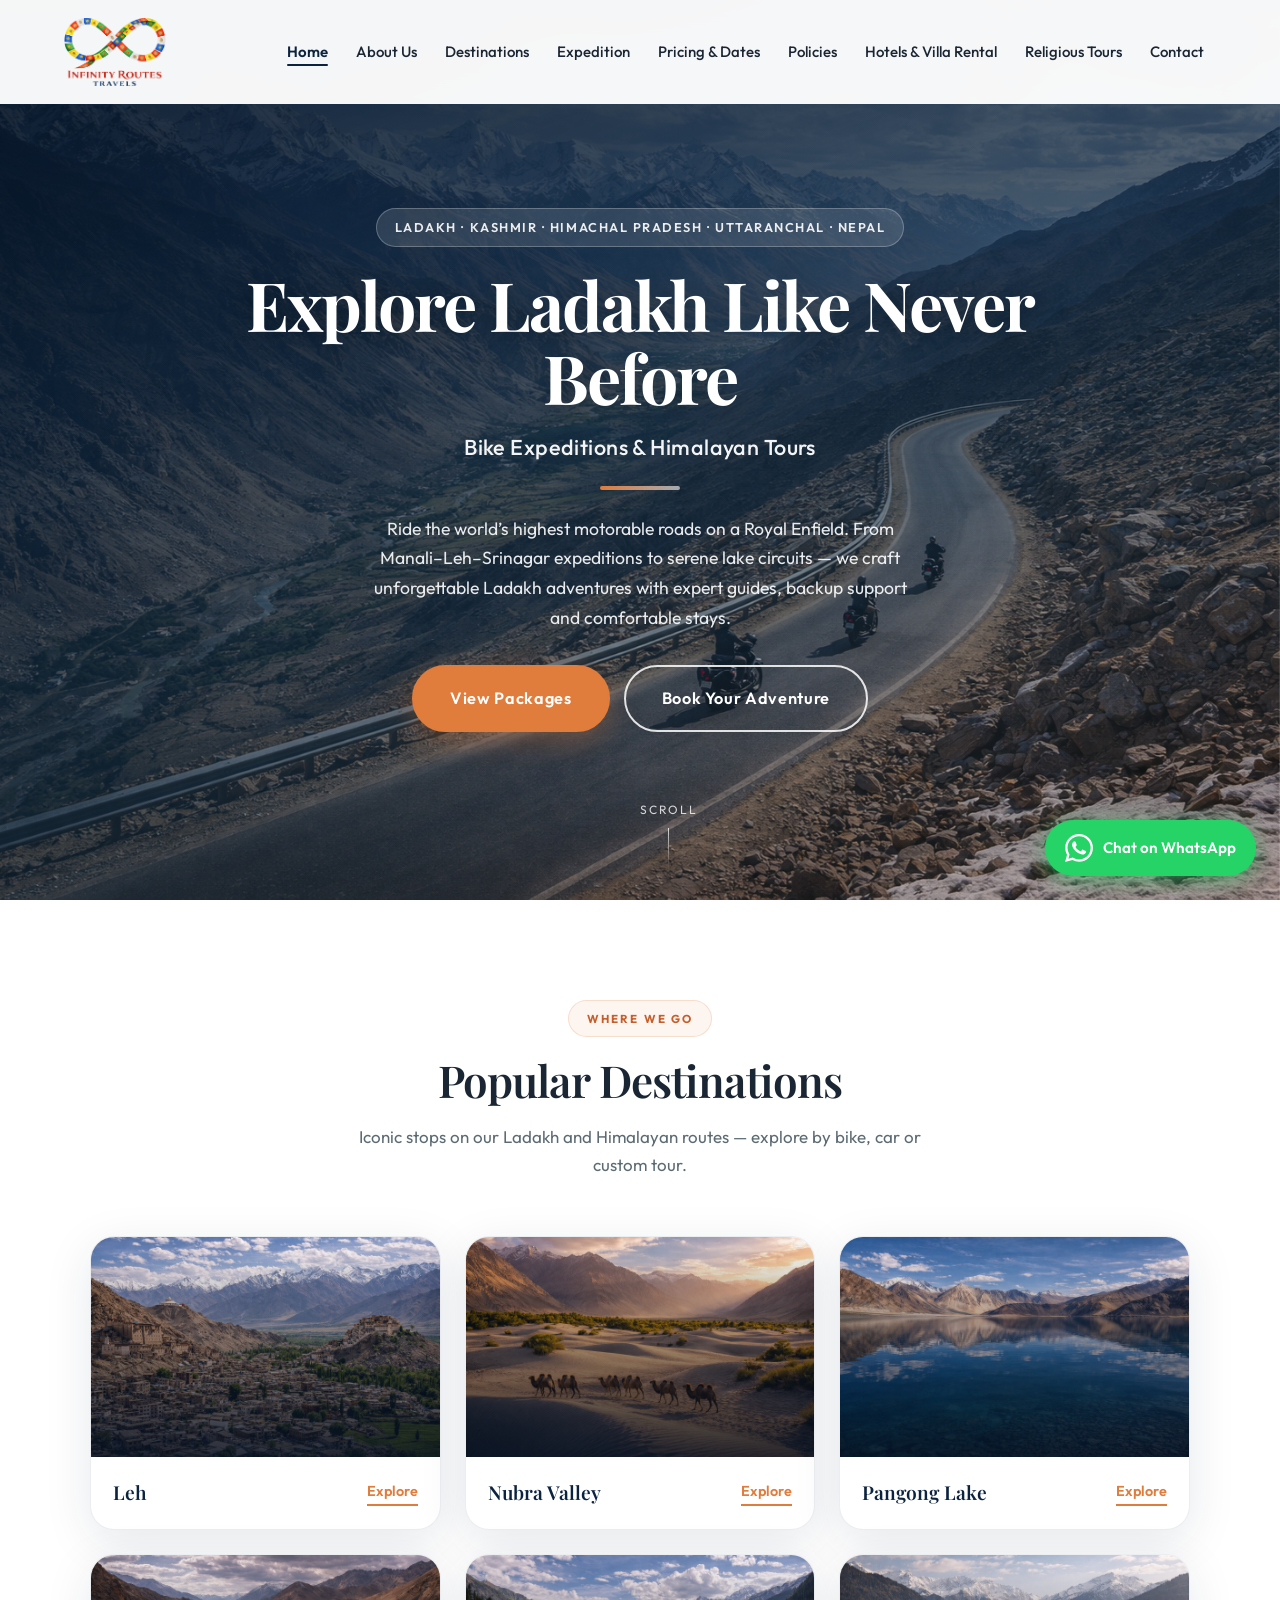
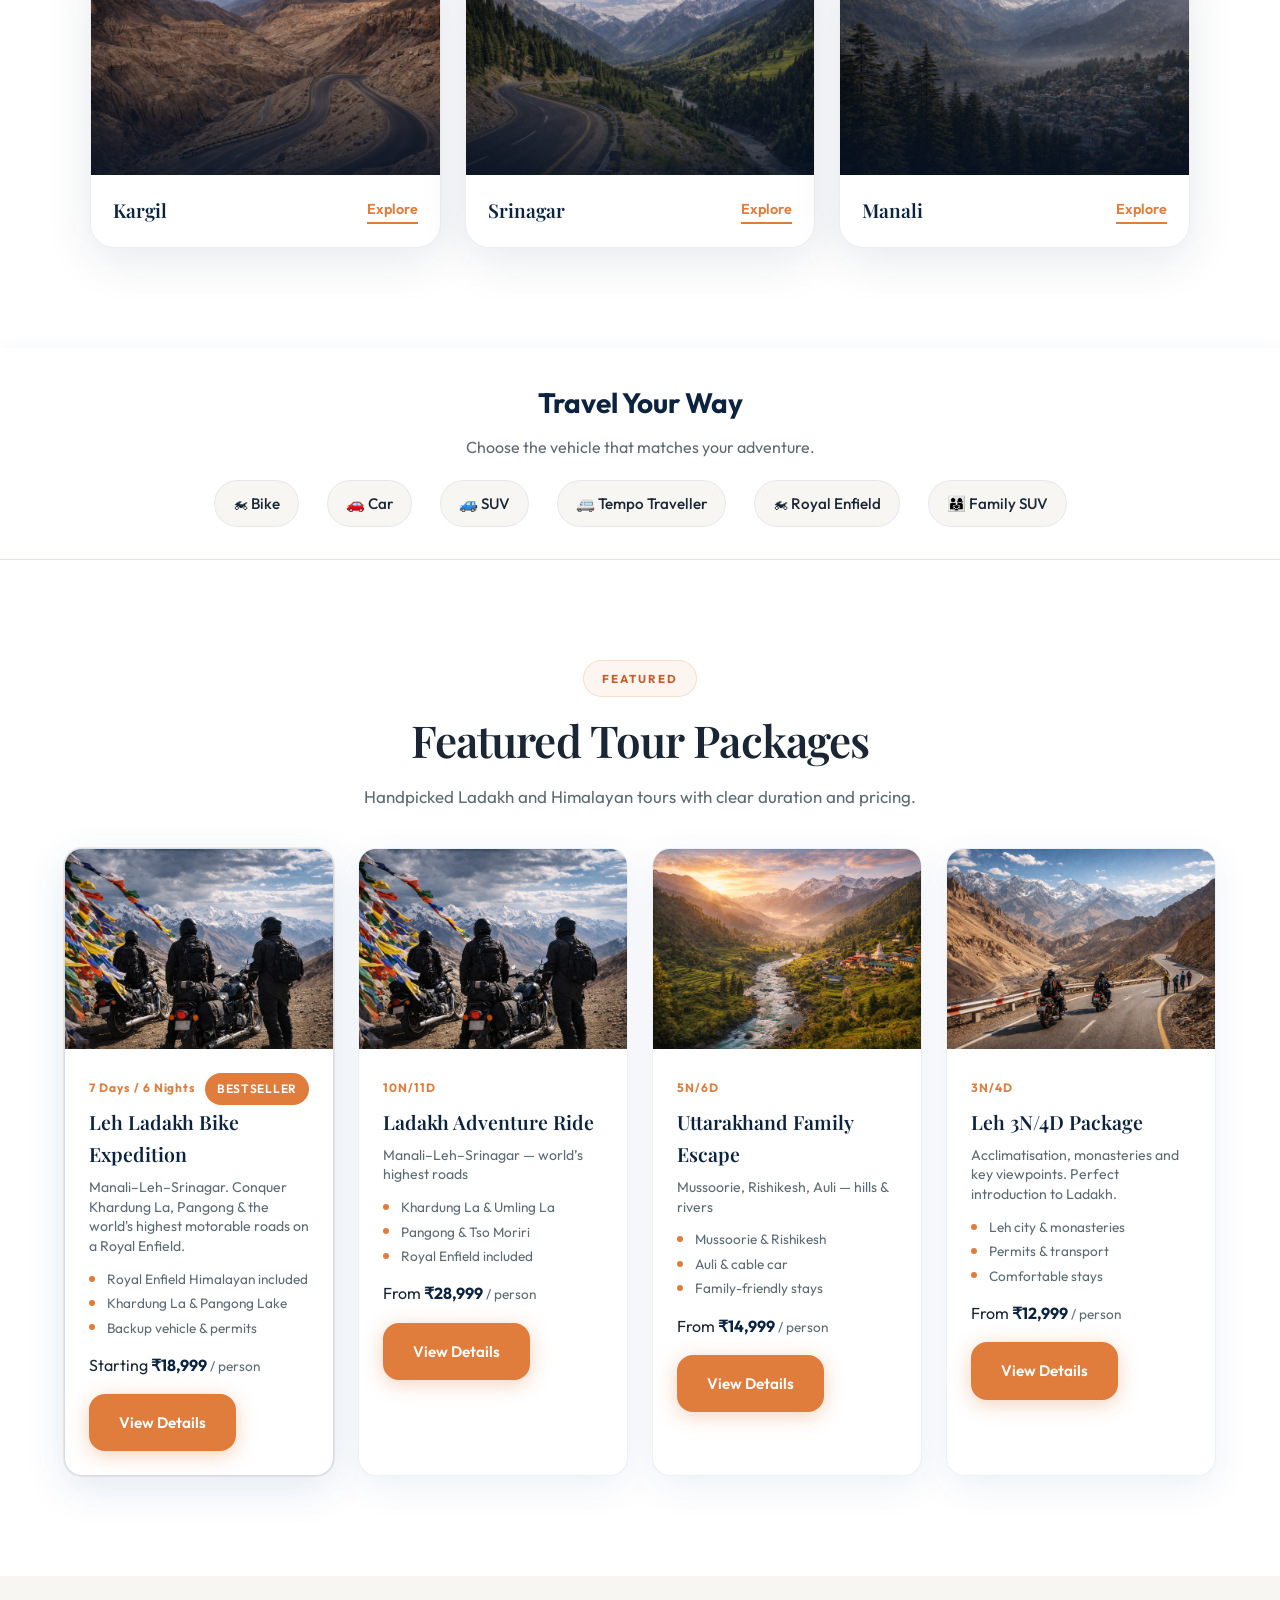
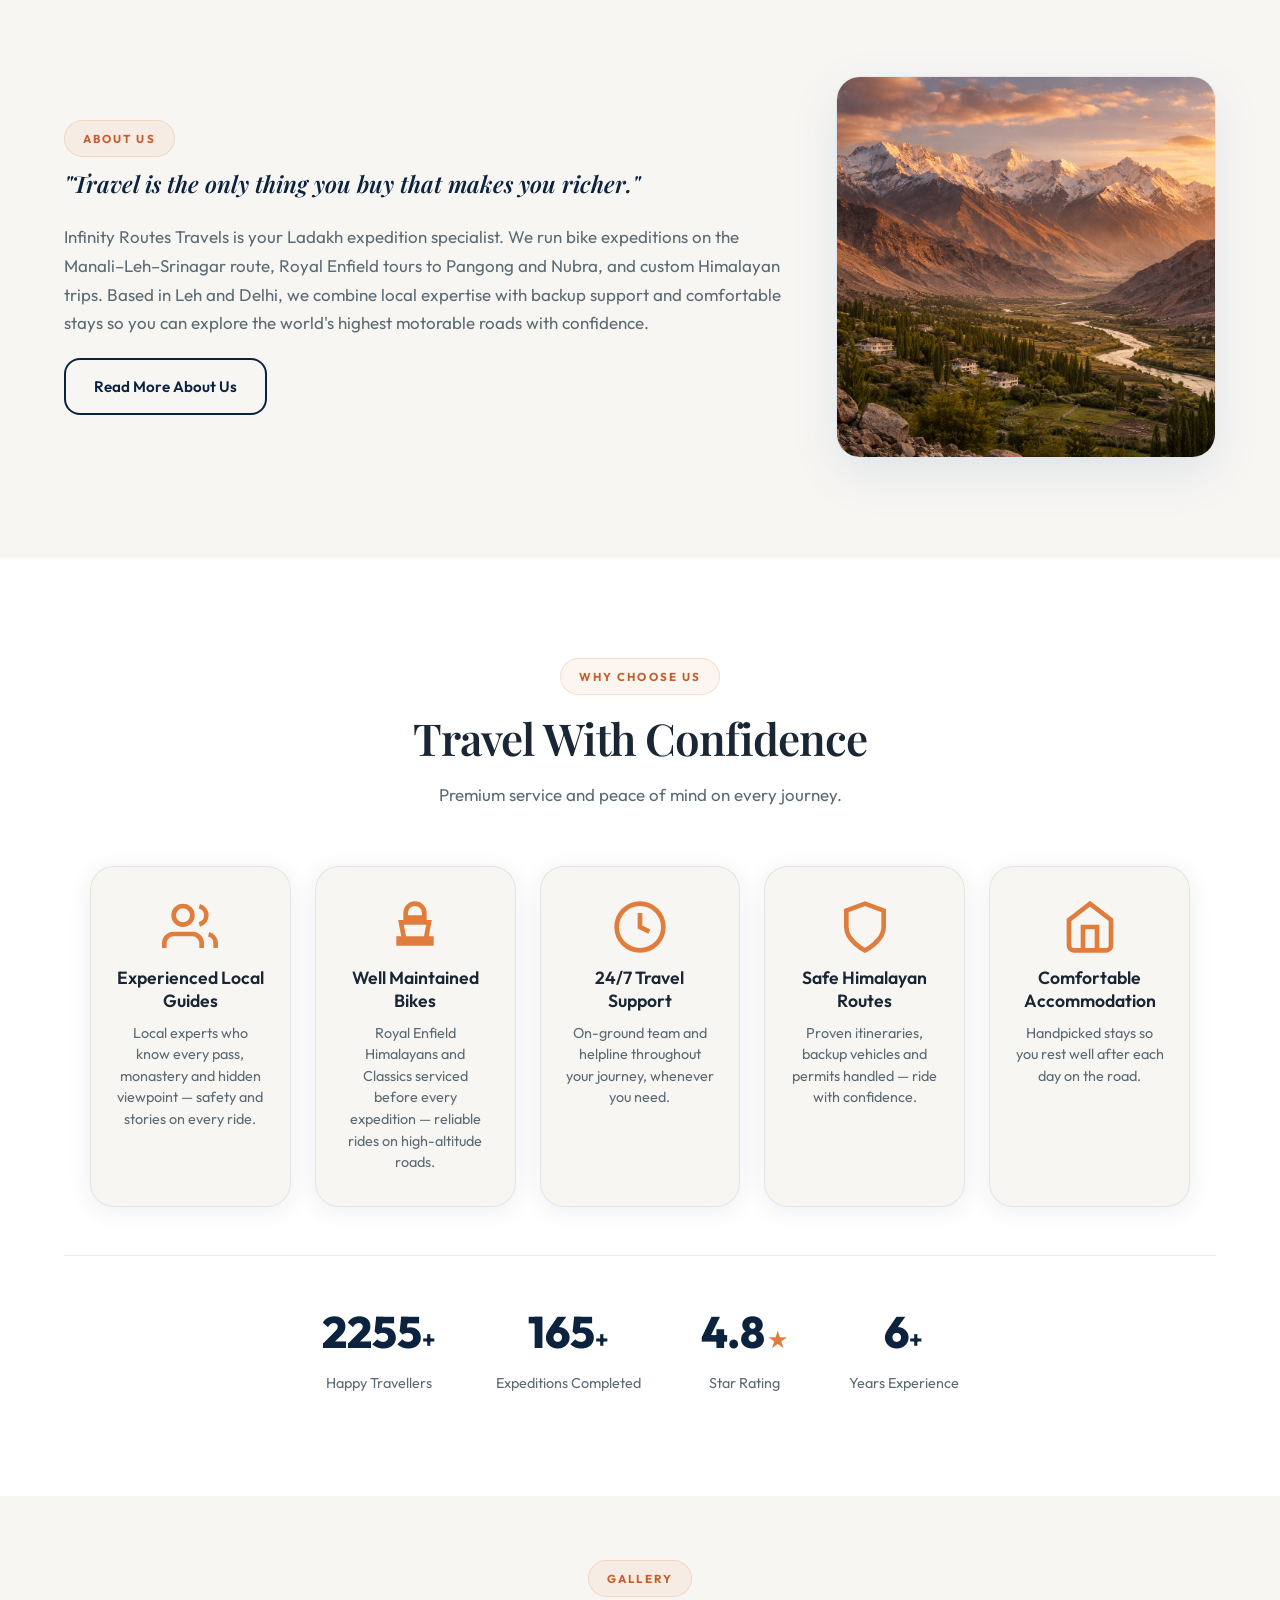
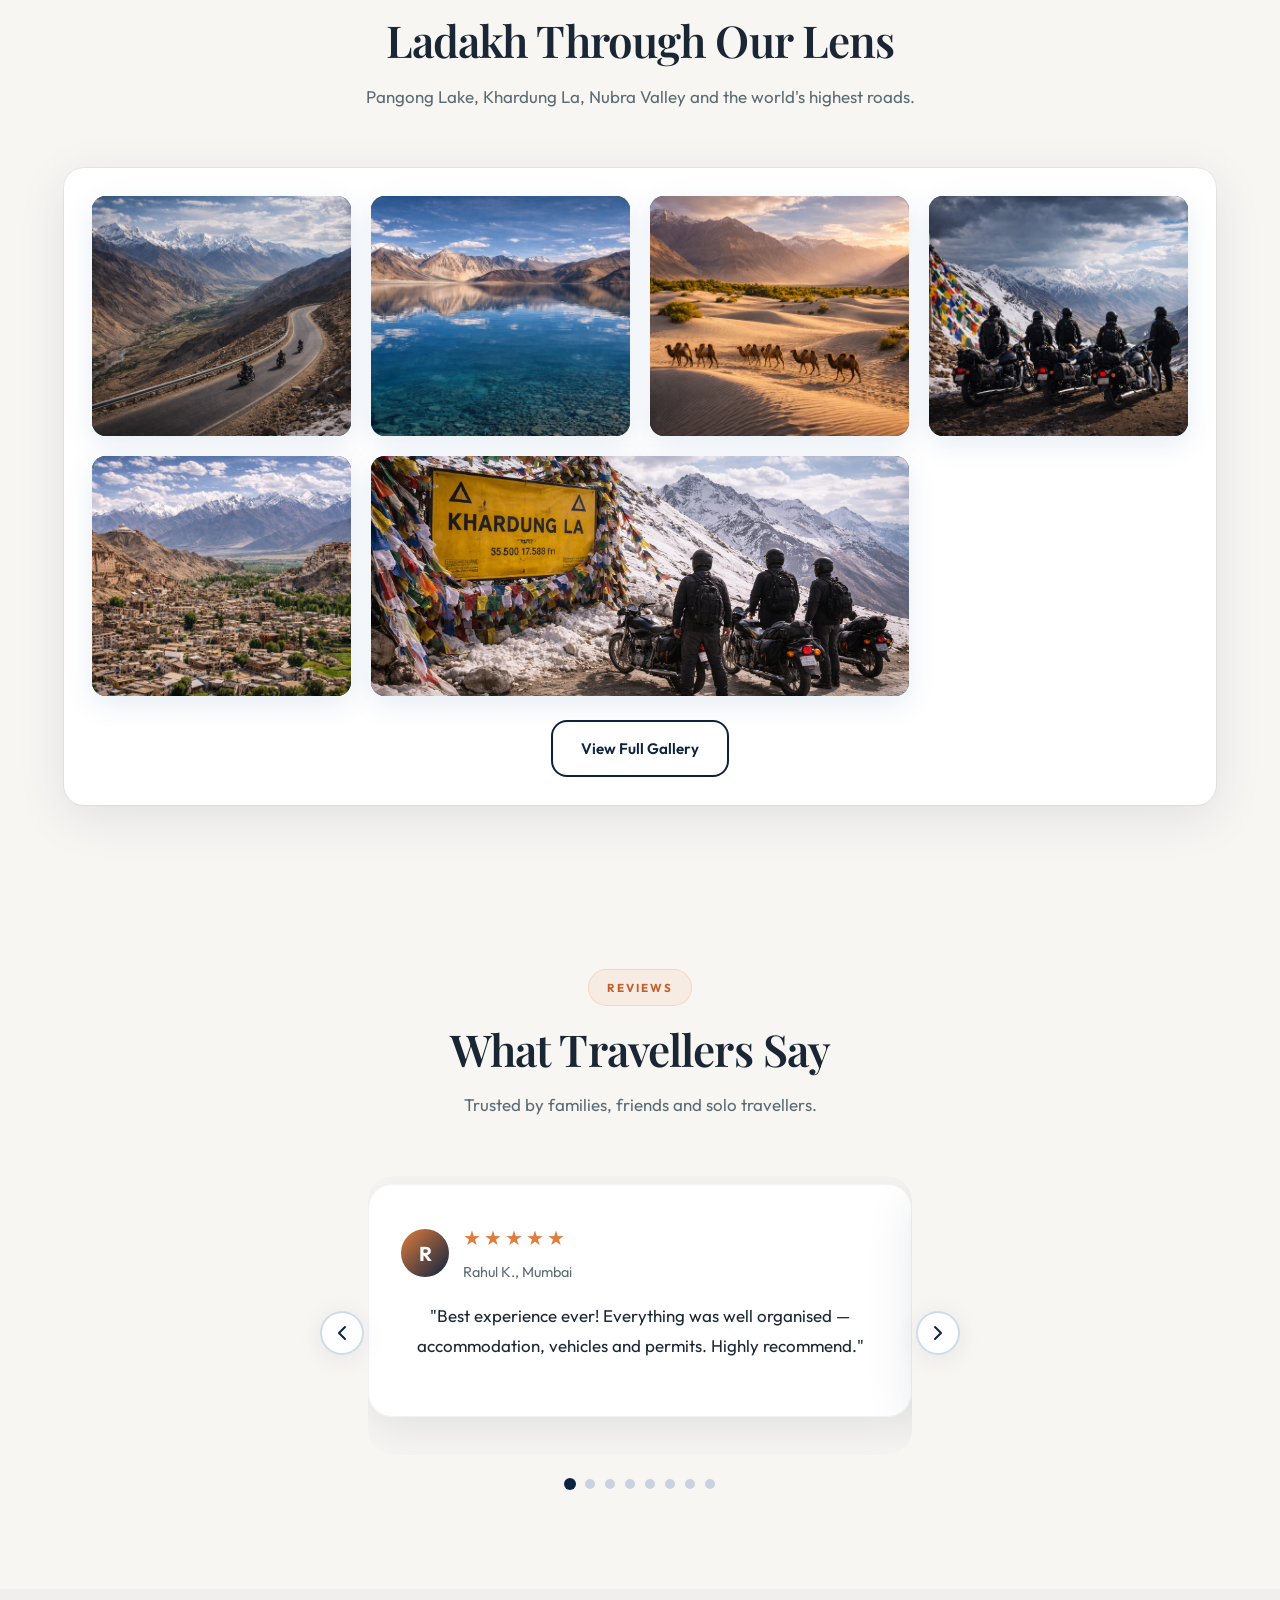
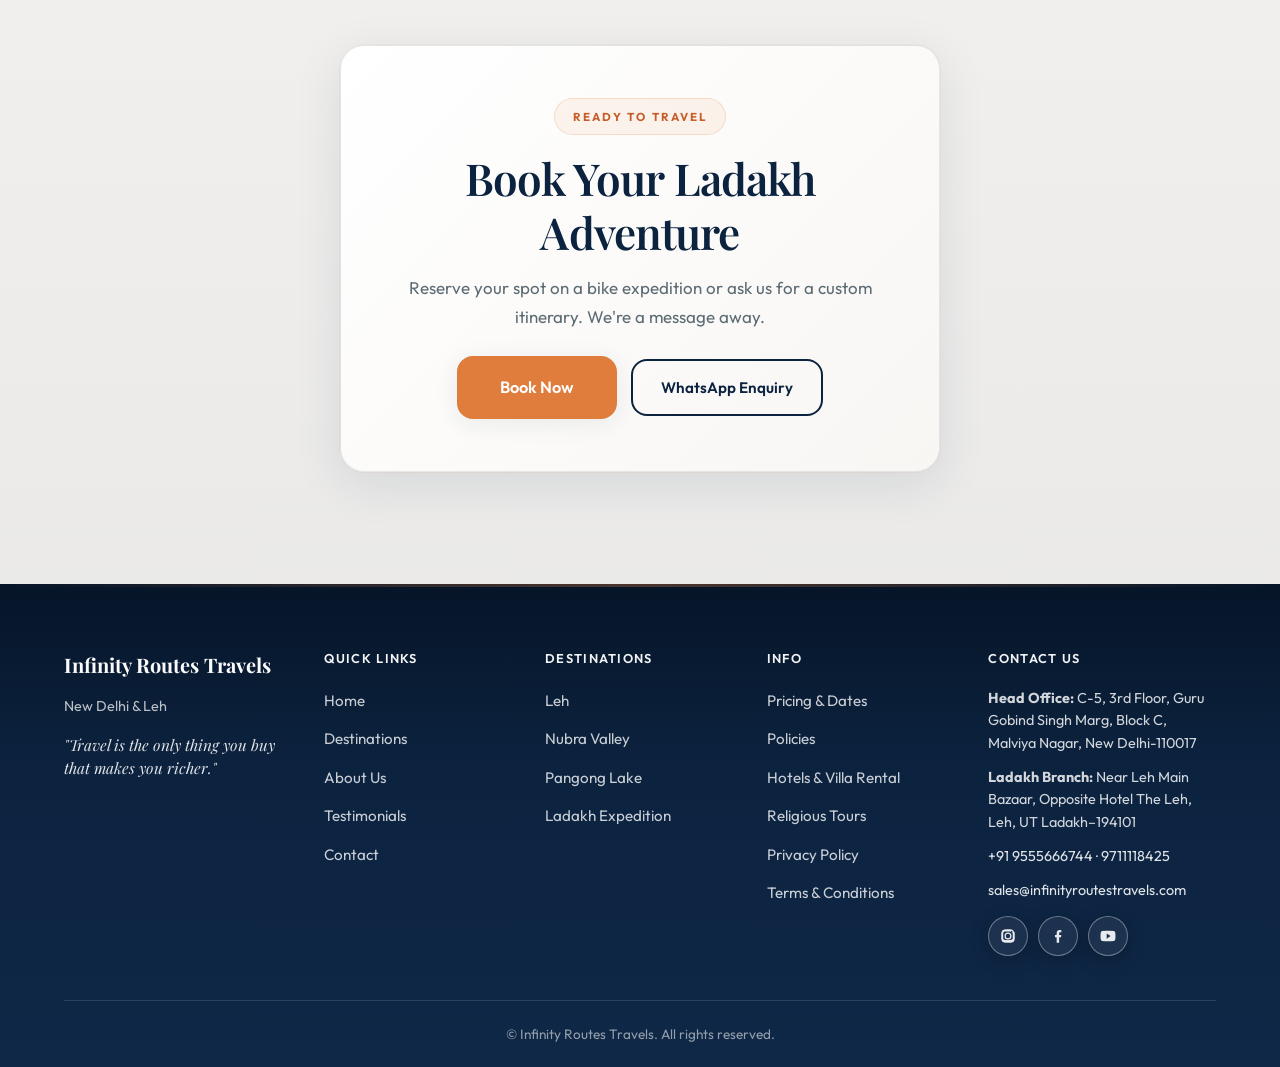
<file: index.html>
<!DOCTYPE html>
<html lang="en">
<head>
  <meta charset="UTF-8" />
  <meta name="viewport" content="width=device-width, initial-scale=1.0" />
  <link rel="icon" href="assets/images Ladakh 2026/logo.png" type="image/png" sizes="32x32" />
  <link rel="icon" href="assets/images Ladakh 2026/logo.png" type="image/png" sizes="16x16" />
  <link rel="apple-touch-icon" href="assets/images Ladakh 2026/favicon.png" />
  <title>Explore Ladakh Like Never Before | Ladakh Bike Expeditions & Himalayan Tours – Infinity Routes Travels</title>
  <meta name="description" content="Premium Ladakh bike expeditions, Manali–Leh–Srinagar tours & Himalayan adventures. Royal Enfield trips, Pangong Lake, Nubra Valley. Book your adventure with Infinity Routes Travels." />
  <meta name="keywords" content="Ladakh bike expedition, Ladakh tour packages, Manali Leh Srinagar, Pangong Lake, Nubra Valley, Royal Enfield Ladakh, Himalayan tours, Infinity Routes Travels" />
  <meta name="author" content="Infinity Routes Travels" />
  <meta property="og:title" content="Explore Ladakh Like Never Before | Infinity Routes Travels – Bike Expeditions & Himalayan Tours" />
  <meta property="og:description" content="Premium Ladakh bike expeditions & Himalayan tours. Royal Enfield trips, expert guides, 24/7 support. Book your Ladakh adventure." />
  <meta property="og:image" content="assets/images Ladakh 2026/Strong Home Hero (Adventure Focused).png" />
  <meta property="og:type" content="website" />
  <link rel="preconnect" href="https://fonts.googleapis.com" />
  <link rel="preconnect" href="https://fonts.gstatic.com" crossorigin />
  <link href="https://fonts.googleapis.com/css2?family=Outfit:wght@300;400;500;600;700&family=Playfair+Display:wght@500;600;700&display=swap" rel="stylesheet" />
  <link rel="stylesheet" href="https://unpkg.com/aos@2.3.1/dist/aos.css" />
  <link rel="stylesheet" href="styles.css" />
</head>
<body>
  <header class="header">
    <nav class="nav container">
      <a href="index.html" class="logo">
        <img src="assets/images Ladakh 2026/logo.png" alt="Infinity Routes Travels" class="logo-img" onerror="this.style.display='none'; this.nextElementSibling.style.display='inline';" />
        <span class="logo-text-fallback" style="display:none;">Infinity Routes Travels</span>
      </a>
      <button class="nav-toggle" aria-label="Toggle menu"><span></span><span></span><span></span></button>
      <ul class="nav-menu">
        <li><a href="index.html" class="active">Home</a></li>
        <li><a href="about.html">About Us</a></li>
        <li><a href="attractions.html">Destinations</a></li>
        <li><a href="expedition.html">Expedition</a></li>
        <li><a href="pricing-dates.html">Pricing &amp; Dates</a></li>
        <li><a href="policies.html">Policies</a></li>
        <li><a href="hotels-villa-rental.html">Hotels &amp; Villa Rental</a></li>
        <li><a href="religious-tours.html">Religious Tours</a></li>
        <li><a href="contact.html">Contact</a></li>
      </ul>
    </nav>
  </header>

  <!-- 1. Full-screen Hero (100vh) -->
  <section id="hero" class="hero hero-fullwidth hero-home hero-100vh">
    <div class="hero-bg hero-bg-scenic">
      <img src="assets/images Ladakh 2026/Strong Home Hero (Adventure Focused).png" alt="Explore Uttarakhand, Himachal and Ladakh – mountain road" onerror="this.onerror=null; this.src='assets/images Ladakh 2026/HOME HERO IMAGE (Most Important).png';" />
      <div class="hero-overlay hero-overlay-teal hero-overlay-strong"></div>
    </div>
    <div class="hero-fullwidth-inner container">
      <p class="hero-badge" data-aos="fade-down" data-aos-duration="700">Ladakh · Kashmir · Himachal Pradesh · Uttaranchal · Nepal</p>
      <h1 class="hero-fullwidth-title" data-aos="fade-up" data-aos-duration="700" data-aos-delay="100">Explore Ladakh Like Never Before</h1>
      <p class="hero-fullwidth-subhead" data-aos="fade-up" data-aos-duration="700" data-aos-delay="200">Bike Expeditions & Himalayan Tours</p>
      <div class="hero-accent-line" aria-hidden="true" data-aos="fade-up" data-aos-duration="700" data-aos-delay="250"></div>
      <p class="hero-fullwidth-desc" data-aos="fade-up" data-aos-duration="700" data-aos-delay="300">Ride the world’s highest motorable roads on a Royal Enfield. From Manali–Leh–Srinagar expeditions to serene lake circuits — we craft unforgettable Ladakh adventures with expert guides, backup support and comfortable stays.</p>
      <div class="hero-fullwidth-btns" data-aos="fade-up" data-aos-duration="700" data-aos-delay="400">
        <a href="#packages-preview" class="btn-hero-cta btn-hero-glow">View Packages</a>
        <a href="contact.html" class="btn-hero-cta btn-hero-cta-outline">Book Your Adventure</a>
      </div>
    </div>
    <div class="hero-scroll" data-aos="fade-up" data-aos-duration="800" data-aos-delay="500" aria-hidden="true">
      <span>Scroll</span>
      <div class="scroll-line"></div>
    </div>
  </section>

  <!-- 2. Popular Destinations (6 image cards) -->
  <section id="destinations" class="section section-alt popular-destinations">
    <div class="container">
      <div class="section-header" data-aos="fade-up" data-aos-duration="600">
        <span class="section-tag">Where We Go</span>
        <h2 class="section-title">Popular Destinations</h2>
        <p class="section-desc">Iconic stops on our Ladakh and Himalayan routes — explore by bike, car or custom tour.</p>
      </div>
      <div class="popular-dest-grid popular-dest-grid-six">
        <a href="leh.html" class="popular-dest-card popular-dest-card-medium" data-aos="fade-up" data-aos-duration="600" data-aos-delay="0">
          <div class="popular-dest-img">
            <img src="assets/images Ladakh 2026/Leh.png" alt="Leh – monasteries and mountains" loading="lazy" />
            <div class="popular-dest-overlay"></div>
          </div>
          <div class="popular-dest-body">
            <h3>Leh</h3>
            <span class="popular-dest-btn">Explore</span>
          </div>
        </a>
        <a href="nubra-valley.html" class="popular-dest-card popular-dest-card-medium" data-aos="fade-up" data-aos-duration="600" data-aos-delay="60">
          <div class="popular-dest-img">
            <img src="assets/images Ladakh 2026/Nubra Valley.png" alt="Nubra Valley – sand dunes and camels" loading="lazy" />
            <div class="popular-dest-overlay"></div>
          </div>
          <div class="popular-dest-body">
            <h3>Nubra Valley</h3>
            <span class="popular-dest-btn">Explore</span>
          </div>
        </a>
        <a href="pangong-lake.html" class="popular-dest-card popular-dest-card-medium" data-aos="fade-up" data-aos-duration="600" data-aos-delay="120">
          <div class="popular-dest-img">
            <img src="assets/images Ladakh 2026/Pangong Lake.png" alt="Pangong Lake – high-altitude blue waters" loading="lazy" />
            <div class="popular-dest-overlay"></div>
          </div>
          <div class="popular-dest-body">
            <h3>Pangong Lake</h3>
            <span class="popular-dest-btn">Explore</span>
          </div>
        </a>
        <a href="contact.html?place=kargil" class="popular-dest-card popular-dest-card-medium" data-aos="fade-up" data-aos-duration="600" data-aos-delay="180">
          <div class="popular-dest-img">
            <img src="assets/images Ladakh 2026/Leh to Kargil.png" alt="Kargil – en route to Srinagar" loading="lazy" />
            <div class="popular-dest-overlay"></div>
          </div>
          <div class="popular-dest-body">
            <h3>Kargil</h3>
            <span class="popular-dest-btn">Explore</span>
          </div>
        </a>
        <a href="contact.html?place=srinagar" class="popular-dest-card popular-dest-card-medium" data-aos="fade-up" data-aos-duration="600" data-aos-delay="240">
          <div class="popular-dest-img">
            <img src="assets/images Ladakh 2026/Kargil to Srinagar.png" alt="Srinagar – Dal Lake and valleys" loading="lazy" />
            <div class="popular-dest-overlay"></div>
          </div>
          <div class="popular-dest-body">
            <h3>Srinagar</h3>
            <span class="popular-dest-btn">Explore</span>
          </div>
        </a>
        <a href="contact.html?place=manali" class="popular-dest-card popular-dest-card-medium" data-aos="fade-up" data-aos-duration="600" data-aos-delay="300">
          <div class="popular-dest-img">
            <img src="assets/images Ladakh 2026/Manali Arrival.png" alt="Manali – gateway to Leh" loading="lazy" />
            <div class="popular-dest-overlay"></div>
          </div>
          <div class="popular-dest-body">
            <h3>Manali</h3>
            <span class="popular-dest-btn">Explore</span>
          </div>
        </a>
      </div>
    </div>
  </section>

  <!-- 3. Travel Your Way (vehicle flexibility) -->
  <section id="travel-your-way" class="section vehicle-bar vehicle-bar-alt">
    <div class="container" data-aos="fade-up" data-aos-duration="600">
      <h2 class="vehicle-bar-heading">Travel Your Way</h2>
      <p class="vehicle-bar-line">Choose the vehicle that matches your adventure.</p>
      <div class="vehicle-icons">
        <span class="vehicle-item">🏍 Bike</span>
        <span class="vehicle-item">🚗 Car</span>
        <span class="vehicle-item">🚙 SUV</span>
        <span class="vehicle-item">🚐 Tempo Traveller</span>
        <span class="vehicle-item">🏍 Royal Enfield</span>
        <span class="vehicle-item">👨‍👩‍👧 Family SUV</span>
      </div>
    </div>
  </section>

  <!-- 4. Featured Packages with pricing -->
  <section id="packages-preview" class="section section-alt featured-packages">
    <div class="container">
      <div class="section-header" data-aos="fade-up" data-aos-duration="600">
        <span class="section-tag">Featured</span>
        <h2 class="section-title">Featured Tour Packages</h2>
        <p class="section-desc">Handpicked Ladakh and Himalayan tours with clear duration and pricing.</p>
      </div>
      <div class="packages-preview-grid">
        <article class="package-preview-card package-preview-card-featured" data-aos="fade-up" data-aos-duration="600" data-aos-delay="0">
          <div class="package-preview-img"><img src="assets/images Ladakh 2026/Expedition Intro (Close Emotional Shot).png" alt="Leh Ladakh Bike Expedition" loading="lazy" /></div>
          <div class="package-preview-body">
            <span class="package-preview-badge">Bestseller</span>
            <span class="package-preview-duration">7 Days / 6 Nights</span>
            <h3>Leh Ladakh Bike Expedition</h3>
            <p class="package-preview-meta">Manali–Leh–Srinagar. Conquer Khardung La, Pangong & the world's highest motorable roads on a Royal Enfield.</p>
            <ul class="package-preview-highlights">
              <li>Royal Enfield Himalayan included</li>
              <li>Khardung La & Pangong Lake</li>
              <li>Backup vehicle & permits</li>
            </ul>
            <p class="package-preview-price">Starting <strong>₹18,999</strong> <span class="per-person">/ person</span></p>
            <a href="expedition.html" class="btn btn-primary btn-sm">View Details</a>
          </div>
        </article>
        <article class="package-preview-card" data-aos="fade-up" data-aos-duration="600" data-aos-delay="80">
          <div class="package-preview-img"><img src="assets/images Ladakh 2026/Expedition Intro (Close Emotional Shot).png" alt="Ladakh Adventure Ride" loading="lazy" /></div>
          <div class="package-preview-body">
            <span class="package-preview-duration">10N/11D</span>
            <h3>Ladakh Adventure Ride</h3>
            <p class="package-preview-meta">Manali–Leh–Srinagar — world’s highest roads</p>
            <ul class="package-preview-highlights">
              <li>Khardung La & Umling La</li>
              <li>Pangong & Tso Moriri</li>
              <li>Royal Enfield included</li>
            </ul>
            <p class="package-preview-price">From <strong>₹28,999</strong> <span class="per-person">/ person</span></p>
            <a href="expedition.html" class="btn btn-primary btn-sm">View Details</a>
          </div>
        </article>
        <article class="package-preview-card" data-aos="fade-up" data-aos-duration="600" data-aos-delay="160">
          <div class="package-preview-img"><img src="assets/images Ladakh 2026/Uttarakhand Tour.png" alt="Uttarakhand Family Escape" loading="lazy" /></div>
          <div class="package-preview-body">
            <span class="package-preview-duration">5N/6D</span>
            <h3>Uttarakhand Family Escape</h3>
            <p class="package-preview-meta">Mussoorie, Rishikesh, Auli — hills & rivers</p>
            <ul class="package-preview-highlights">
              <li>Mussoorie & Rishikesh</li>
              <li>Auli & cable car</li>
              <li>Family-friendly stays</li>
            </ul>
            <p class="package-preview-price">From <strong>₹14,999</strong> <span class="per-person">/ person</span></p>
            <a href="contact.html" class="btn btn-primary btn-sm">View Details</a>
          </div>
        </article>
        <article class="package-preview-card" data-aos="fade-up" data-aos-duration="600" data-aos-delay="240">
          <div class="package-preview-img"><img src="assets/images Ladakh 2026/Leh – Ladakh Package.png" alt="Leh 3N/4D" loading="lazy" /></div>
          <div class="package-preview-body">
            <span class="package-preview-duration">3N/4D</span>
            <h3>Leh 3N/4D Package</h3>
            <p class="package-preview-meta">Acclimatisation, monasteries and key viewpoints. Perfect introduction to Ladakh.</p>
            <ul class="package-preview-highlights">
              <li>Leh city & monasteries</li>
              <li>Permits & transport</li>
              <li>Comfortable stays</li>
            </ul>
            <p class="package-preview-price">From <strong>₹12,999</strong> <span class="per-person">/ person</span></p>
            <a href="contact.html" class="btn btn-primary btn-sm">View Details</a>
          </div>
        </article>
      </div>
    </div>
  </section>

  <!-- About teaser -->
  <section id="about" class="about section reveal about-with-bg">
    <div class="about-bg-img"></div>
    <div class="container about-section-inner">
      <div class="about-teaser-grid" data-aos="fade-up" data-aos-duration="600">
        <div class="about-teaser-content">
          <span class="section-tag">About Us</span>
          <p class="about-quote">"Travel is the only thing you buy that makes you richer."</p>
          <p class="section-desc">Infinity Routes Travels is your Ladakh expedition specialist. We run bike expeditions on the Manali–Leh–Srinagar route, Royal Enfield tours to Pangong and Nubra, and custom Himalayan trips. Based in Leh and Delhi, we combine local expertise with backup support and comfortable stays so you can explore the world's highest motorable roads with confidence.</p>
          <a href="about.html" class="btn btn-outline">Read More About Us</a>
        </div>
        <div class="about-teaser-img">
          <img src="assets/images Ladakh 2026/ABOUT.png" alt="Himalayan landscape – Infinity Routes Travels" />
        </div>
      </div>
    </div>
  </section>

  <!-- 5. Why Choose Us + Trust stats -->
  <section id="why-us" class="why-us section section-alt">
    <div class="container">
      <div class="section-header" data-aos="fade-up" data-aos-duration="600">
        <span class="section-tag">Why Choose Us</span>
        <h2 class="section-title">Travel With Confidence</h2>
        <p class="section-desc">Premium service and peace of mind on every journey.</p>
      </div>
      <div class="why-cards-grid why-cards-grid-five">
        <div class="why-card why-card-premium" data-aos="fade-up" data-aos-duration="600" data-aos-delay="0">
          <span class="why-icon" aria-hidden="true"><svg width="28" height="28" viewBox="0 0 24 24" fill="none" stroke="currentColor" stroke-width="2"><path d="M17 21v-2a4 4 0 0 0-4-4H5a4 4 0 0 0-4 4v2"/><circle cx="9" cy="7" r="4"/><path d="M23 21v-2a4 4 0 0 0-3-3.87"/><path d="M16 3.13a4 4 0 0 1 0 7.75"/></svg></span>
          <h3>Experienced Local Guides</h3>
          <p>Local experts who know every pass, monastery and hidden viewpoint — safety and stories on every ride.</p>
        </div>
        <div class="why-card why-card-premium" data-aos="fade-up" data-aos-duration="600" data-aos-delay="80">
          <span class="why-icon" aria-hidden="true"><svg width="28" height="28" viewBox="0 0 24 24" fill="none" stroke="currentColor" stroke-width="2"><path d="M5 17h14v2H5z"/><path d="M12 2a4 4 0 0 1 4 4v2H8V6a4 4 0 0 1 4-4z"/><path d="M6 10h12l-1.5 8H7.5L6 10z"/></svg></span>
          <h3>Well Maintained Bikes</h3>
          <p>Royal Enfield Himalayans and Classics serviced before every expedition — reliable rides on high-altitude roads.</p>
        </div>
        <div class="why-card why-card-premium" data-aos="fade-up" data-aos-duration="600" data-aos-delay="160">
          <span class="why-icon" aria-hidden="true"><svg width="28" height="28" viewBox="0 0 24 24" fill="none" stroke="currentColor" stroke-width="2"><circle cx="12" cy="12" r="10"/><path d="M12 6v6l4 2"/></svg></span>
          <h3>24/7 Travel Support</h3>
          <p>On-ground team and helpline throughout your journey, whenever you need.</p>
        </div>
        <div class="why-card why-card-premium" data-aos="fade-up" data-aos-duration="600" data-aos-delay="240">
          <span class="why-icon" aria-hidden="true"><svg width="28" height="28" viewBox="0 0 24 24" fill="none" stroke="currentColor" stroke-width="2"><path d="M12 22s8-4 8-10V5l-8-3-8 3v7c0 6 8 10 8 10z"/></svg></span>
          <h3>Safe Himalayan Routes</h3>
          <p>Proven itineraries, backup vehicles and permits handled — ride with confidence.</p>
        </div>
        <div class="why-card why-card-premium" data-aos="fade-up" data-aos-duration="600" data-aos-delay="320">
          <span class="why-icon" aria-hidden="true"><svg width="28" height="28" viewBox="0 0 24 24" fill="none" stroke="currentColor" stroke-width="2"><path d="M3 9l9-7 9 7v11a2 2 0 0 1-2 2H5a2 2 0 0 1-2-2z"/><path d="M9 22V12h6v10"/></svg></span>
          <h3>Comfortable Accommodation</h3>
          <p>Handpicked stays so you rest well after each day on the road.</p>
        </div>
      </div>
      <div class="why-stats" data-aos="fade-up" data-aos-duration="700">
        <div class="why-stat-item">
          <span class="why-stat-num" data-count="2500">0</span><span class="why-stat-plus">+</span>
          <span class="why-stat-label">Happy Travellers</span>
        </div>
        <div class="why-stat-item">
          <span class="why-stat-num" data-count="200">0</span><span class="why-stat-plus">+</span>
          <span class="why-stat-label">Expeditions Completed</span>
        </div>
        <div class="why-stat-item why-stat-star">
          <span class="why-stat-num">4.8</span><span class="why-stat-star-icon" aria-hidden="true">★</span>
          <span class="why-stat-label">Star Rating</span>
        </div>
        <div class="why-stat-item">
          <span class="why-stat-num" data-count="6">0</span><span class="why-stat-plus">+</span>
          <span class="why-stat-label">Years Experience</span>
        </div>
      </div>
    </div>
  </section>

  <!-- Gallery (short – full gallery on gallery.html) -->
  <section id="gallery" class="section gallery-section">
    <div class="container">
      <div class="section-header" data-aos="fade-up" data-aos-duration="600">
        <span class="section-tag">Gallery</span>
        <h2 class="section-title">Ladakh Through Our Lens</h2>
        <p class="section-desc">Pangong Lake, Khardung La, Nubra Valley and the world's highest roads.</p>
      </div>
      <div class="gallery-home-card" data-aos="fade-up" data-aos-duration="600">
        <div class="gallery-grid gallery-grid-home">
          <a href="gallery.html" class="gallery-item"><img src="assets/images Ladakh 2026/Strong Home Hero (Adventure Focused).png" alt="Himalayan valley and road – Ladakh" loading="lazy" /></a>
          <a href="gallery.html" class="gallery-item"><img src="assets/images Ladakh 2026/Pangong Lake.png" alt="Pangong Tso – blue lake, Ladakh" loading="lazy" /></a>
          <a href="gallery.html" class="gallery-item"><img src="assets/images Ladakh 2026/Nubra Valley.png" alt="Nubra Valley – sand dunes and camels" loading="lazy" /></a>
          <a href="gallery.html" class="gallery-item"><img src="assets/images Ladakh 2026/EXPEDITION INTRO IMAGE (Bikes focus).png" alt="Ladakh bike expedition – riders at pass" loading="lazy" /></a>
          <a href="gallery.html" class="gallery-item"><img src="assets/images Ladakh 2026/Leh.png" alt="Leh – monasteries and culture" loading="lazy" /></a>
          <a href="gallery.html" class="gallery-item gallery-item-wide"><img src="assets/images Ladakh 2026/Leh to Nubra (Khardung La).png" alt="Khardung La – highest motorable pass" loading="lazy" /></a>
        </div>
        <p class="gallery-home-cta"><a href="gallery.html" class="btn btn-outline">View Full Gallery</a></p>
      </div>
    </div>
  </section>

  <!-- 6. Testimonials -->
  <section id="testimonials" class="section">
    <div class="container">
      <div class="section-header" data-aos="fade-up" data-aos-duration="600">
        <span class="section-tag">Reviews</span>
        <h2 class="section-title">What Travellers Say</h2>
        <p class="section-desc">Trusted by families, friends and solo travellers.</p>
      </div>
      <div class="testimonials-slider-wrap" data-aos="fade-up" data-aos-duration="600">
        <div class="testimonials-slider">
          <div class="testimonials-track">
            <div class="testimonial-slide">
              <blockquote class="testimonial-card">
                <div class="testimonial-head">
                  <div class="testimonial-avatar" aria-hidden="true">R</div>
                  <div>
                    <div class="testimonial-stars" aria-hidden="true">★★★★★</div>
                    <cite class="testimonial-author">Rahul K., Mumbai</cite>
                  </div>
                </div>
                <p class="testimonial-text">"Best experience ever! Everything was well organised — accommodation, vehicles and permits. Highly recommend."</p>
              </blockquote>
            </div>
            <div class="testimonial-slide">
              <blockquote class="testimonial-card">
                <div class="testimonial-head">
                  <div class="testimonial-avatar" aria-hidden="true">P</div>
                  <div>
                    <div class="testimonial-stars" aria-hidden="true">★★★★★</div>
                    <cite class="testimonial-author">Priya S., Bangalore</cite>
                  </div>
                </div>
                <p class="testimonial-text">"Did the bike expedition with friends. Safe, professional and the routes were incredible. Will book again for Himachal."</p>
              </blockquote>
            </div>
            <div class="testimonial-slide">
              <blockquote class="testimonial-card">
                <div class="testimonial-head">
                  <div class="testimonial-avatar" aria-hidden="true">A</div>
                  <div>
                    <div class="testimonial-stars" aria-hidden="true">★★★★★</div>
                    <cite class="testimonial-author">Anil M., Delhi</cite>
                  </div>
                </div>
                <p class="testimonial-text">"Customised our Uttarakhand trip with a tempo. Driver and guide were excellent. Infinity Routes made it stress-free."</p>
              </blockquote>
            </div>
            <div class="testimonial-slide">
              <blockquote class="testimonial-card">
                <div class="testimonial-head">
                  <div class="testimonial-avatar" aria-hidden="true">K</div>
                  <div>
                    <div class="testimonial-stars" aria-hidden="true">★★★★★</div>
                    <cite class="testimonial-author">Kavita R., Pune</cite>
                  </div>
                </div>
                <p class="testimonial-text">"Srinagar and Gulmarg with Infinity Routes was flawless. Houseboat stay and cable car — everything on point. Will return for Ladakh."</p>
              </blockquote>
            </div>
            <div class="testimonial-slide">
              <blockquote class="testimonial-card">
                <div class="testimonial-head">
                  <div class="testimonial-avatar" aria-hidden="true">V</div>
                  <div>
                    <div class="testimonial-stars" aria-hidden="true">★★★★★</div>
                    <cite class="testimonial-author">Vikram J., Chennai</cite>
                  </div>
                </div>
                <p class="testimonial-text">"Nubra Valley and Pangong in one trip. The team handled high passes and permits smoothly. Best adventure we've had."</p>
              </blockquote>
            </div>
            <div class="testimonial-slide">
              <blockquote class="testimonial-card">
                <div class="testimonial-head">
                  <div class="testimonial-avatar" aria-hidden="true">S</div>
                  <div>
                    <div class="testimonial-stars" aria-hidden="true">★★★★★</div>
                    <cite class="testimonial-author">Sneha T., Hyderabad</cite>
                  </div>
                </div>
                <p class="testimonial-text">"Reliable, friendly and professional. From Manali to Leh and back — no hiccups. Strongly recommend for first-time Ladakh travellers."</p>
              </blockquote>
            </div>
            <div class="testimonial-slide">
              <blockquote class="testimonial-card">
                <div class="testimonial-head">
                  <div class="testimonial-avatar" aria-hidden="true">M</div>
                  <div>
                    <div class="testimonial-stars" aria-hidden="true">★★★★★</div>
                    <cite class="testimonial-author">Mohit D., Kolkata</cite>
                  </div>
                </div>
                <p class="testimonial-text">"Pangong and Nubra in one trip — seamless permits, great camps. The team felt like family. Already planning our next ride with Infinity Routes."</p>
              </blockquote>
            </div>
            <div class="testimonial-slide">
              <blockquote class="testimonial-card">
                <div class="testimonial-head">
                  <div class="testimonial-avatar" aria-hidden="true">N</div>
                  <div>
                    <div class="testimonial-stars" aria-hidden="true">★★★★★</div>
                    <cite class="testimonial-author">Neha G., Ahmedabad</cite>
                  </div>
                </div>
                <p class="testimonial-text">"First time in Ladakh. Backup vehicle and oxygen gave us confidence. Accommodation was comfortable. Worth every rupee."</p>
              </blockquote>
            </div>
          </div>
        </div>
        <button type="button" class="testimonial-btn testimonial-prev" aria-label="Previous review">
          <svg width="24" height="24" viewBox="0 0 24 24" fill="none" stroke="currentColor" stroke-width="2" stroke-linecap="round" stroke-linejoin="round"><path d="M15 18l-6-6 6-6"/></svg>
        </button>
        <button type="button" class="testimonial-btn testimonial-next" aria-label="Next review">
          <svg width="24" height="24" viewBox="0 0 24 24" fill="none" stroke="currentColor" stroke-width="2" stroke-linecap="round" stroke-linejoin="round"><path d="M9 18l6-6-6-6"/></svg>
        </button>
        <div class="testimonial-dots" role="tablist" aria-label="Review slides">
          <button type="button" class="testimonial-dot active" aria-label="Review 1" data-index="0"></button>
          <button type="button" class="testimonial-dot" aria-label="Review 2" data-index="1"></button>
          <button type="button" class="testimonial-dot" aria-label="Review 3" data-index="2"></button>
          <button type="button" class="testimonial-dot" aria-label="Review 4" data-index="3"></button>
          <button type="button" class="testimonial-dot" aria-label="Review 5" data-index="4"></button>
          <button type="button" class="testimonial-dot" aria-label="Review 6" data-index="5"></button>
          <button type="button" class="testimonial-dot" aria-label="Review 7" data-index="6"></button>
          <button type="button" class="testimonial-dot" aria-label="Review 8" data-index="7"></button>
        </div>
      </div>
    </div>
  </section>

  <!-- CTA -->
  <section id="cta" class="contact-cta section">
    <div class="container">
      <div class="section-header" data-aos="fade-up" data-aos-duration="600">
        <span class="section-tag">Ready to Travel</span>
        <h2 class="section-title">Book Your Ladakh Adventure</h2>
        <p class="section-desc">Reserve your spot on a bike expedition or ask us for a custom itinerary. We're a message away.</p>
        <div class="section-cta-btns cta-btns-flex">
          <a href="contact.html" class="btn btn-primary">Book Now</a>
          <a href="https://wa.me/919555666744?text=Hi%2C%20I%20would%20like%20to%20enquire%20about%20Ladakh%20expedition%20packages." target="_blank" rel="noopener" class="btn btn-outline btn-whatsapp">WhatsApp Enquiry</a>
        </div>
      </div>
    </div>
  </section>

  <!-- Footer -->
  <footer class="footer">
    <div class="container">
      <div class="footer-grid">
        <div class="footer-brand">
          <a href="index.html" class="footer-brand-name">Infinity Routes Travels</a>
          <p class="footer-location">New Delhi & Leh</p>
          <p class="footer-quote">"Travel is the only thing you buy that makes you richer."</p>
        </div>
        <div class="footer-links">
          <h4>Quick Links</h4>
          <ul>
            <li><a href="index.html">Home</a></li>
            <li><a href="attractions.html">Destinations</a></li>
            <li><a href="about.html">About Us</a></li>
            <li><a href="index.html#testimonials">Testimonials</a></li>
            <li><a href="contact.html">Contact</a></li>
          </ul>
        </div>
        <div class="footer-links">
          <h4>Destinations</h4>
          <ul>
            <li><a href="leh.html">Leh</a></li>
            <li><a href="nubra-valley.html">Nubra Valley</a></li>
            <li><a href="pangong-lake.html">Pangong Lake</a></li>
            <li><a href="expedition.html">Ladakh Expedition</a></li>
          </ul>
        </div>
        <div class="footer-links">
          <h4>Info</h4>
          <ul>
            <li><a href="pricing-dates.html">Pricing &amp; Dates</a></li>
            <li><a href="policies.html">Policies</a></li>
            <li><a href="hotels-villa-rental.html">Hotels &amp; Villa Rental</a></li>
            <li><a href="religious-tours.html">Religious Tours</a></li>
            <li><a href="privacy-policy.html">Privacy Policy</a></li>
            <li><a href="terms-and-conditions.html">Terms &amp; Conditions</a></li>
          </ul>
        </div>
        <div class="footer-contact">
          <h4>Contact Us</h4>
          <p><strong>Head Office:</strong> C-5, 3rd Floor, Guru Gobind Singh Marg, Block C, Malviya Nagar, New Delhi-110017</p>
          <p><strong>Ladakh Branch:</strong> Near Leh Main Bazaar, Opposite Hotel The Leh, Leh, UT Ladakh–194101</p>
          <p><a href="tel:+919555666744">+91 9555666744</a> · <a href="tel:+919711118425">9711118425</a></p>
          <p><a href="mailto:sales@infinityroutestravels.com">sales@infinityroutestravels.com</a></p>
          <div class="footer-social">
            <a href="https://instagram.com/infinityroutes" target="_blank" rel="noopener" aria-label="Instagram @infinityroutes">
              <span class="sr-only">Instagram</span>
              <svg viewBox="0 0 24 24" aria-hidden="true">
                <path d="M12 7.3A4.7 4.7 0 1 0 16.7 12 4.71 4.71 0 0 0 12 7.3Zm0 7.7A3 3 0 1 1 15 12a3 3 0 0 1-3 3Zm4.85-7.9a1.1 1.1 0 1 1 1.1-1.1 1.1 1.1 0 0 1-1.1 1.1Zm2.9-1.12A4.58 4.58 0 0 0 17.06 3.2 20.86 20.86 0 0 0 12 3h-.07a20.86 20.86 0 0 0-5.06.2A4.58 4.58 0 0 0 3.25 6.98 20.86 20.86 0 0 0 3 12a20.86 20.86 0 0 0 .2 5.06 4.58 4.58 0 0 0 3.72 3.72A20.86 20.86 0 0 0 11.93 21h.14a20.86 20.86 0 0 0 5.06-.2 4.58 4.58 0 0 0 3.72-3.72A20.86 20.86 0 0 0 21 12a20.86 20.86 0 0 0-.2-5.02Zm-1.8 9.54a2.78 2.78 0 0 1-1.57 1.57 18.9 18.9 0 0 1-4.46.18h-.12a18.9 18.9 0 0 1-4.46-.18 2.78 2.78 0 0 1-1.57-1.57 18.9 18.9 0 0 1-.18-4.46V12a18.9 18.9 0 0 1 .18-4.46 2.78 2.78 0 0 1 1.57-1.57A18.9 18.9 0 0 1 11.93 6h.14a18.9 18.9 0 0 1 4.46.18 2.78 2.78 0 0 1 1.57 1.57A18.9 18.9 0 0 1 18.3 12a18.9 18.9 0 0 1-.18 4.46Z"/>
              </svg>
            </a>
            <a href="https://facebook.com/infinityroutestravels" target="_blank" rel="noopener" aria-label="Facebook">
              <span class="sr-only">Facebook</span>
              <svg viewBox="0 0 24 24" aria-hidden="true">
                <path d="M13.5 21v-7.25H16l.4-3h-2.9V8.4c0-.86.29-1.5 1.57-1.5H16.5V4.2A21.4 21.4 0 0 0 14.3 4c-2.42 0-4.08 1.48-4.08 4.2v2.55H8v3h2.22V21Z"/>
              </svg>
            </a>
            <a href="https://youtube.com/@infinityroutestravels" target="_blank" rel="noopener" aria-label="YouTube">
              <span class="sr-only">YouTube</span>
              <svg viewBox="0 0 24 24" aria-hidden="true">
                <path d="M21.6 7.2a2.58 2.58 0 0 0-1.82-1.82A53.34 53.34 0 0 0 12 5a53.34 53.34 0 0 0-7.78.38A2.58 2.58 0 0 0 2.4 7.2 27.2 27.2 0 0 0 2 12a27.2 27.2 0 0 0 .4 4.8 2.58 2.58 0 0 0 1.82 1.82A53.34 53.34 0 0 0 12 19a53.34 53.34 0 0 0 7.78-.38 2.58 2.58 0 0 0 1.82-1.82A27.2 27.2 0 0 0 22 12a27.2 27.2 0 0 0-.4-4.8ZM10.25 15.5v-7L15.5 12Z"/>
              </svg>
            </a>
          </div>
        </div>
      </div>
      <div class="footer-bottom">
        <p class="footer-copy">&copy; Infinity Routes Travels. All rights reserved.</p>
      </div>
    </div>
  </footer>

  <a href="https://wa.me/919555666744?text=Hi%2C%20I%20would%20like%20to%20enquire%20about%20tour%20packages%20(Uttarakhand%2C%20Himachal%20or%20Ladakh)." target="_blank" rel="noopener" class="whatsapp-float" aria-label="Chat on WhatsApp">
    <svg class="whatsapp-float-icon" viewBox="0 0 24 24" fill="currentColor" aria-hidden="true"><path d="M17.472 14.382c-.297-.149-1.758-.867-2.03-.967-.273-.099-.471-.148-.67.15-.197.297-.767.966-.94 1.164-.173.199-.347.223-.644.075-.297-.15-1.255-.463-2.39-1.475-.883-.788-1.48-1.761-1.653-2.059-.173-.297-.018-.458.13-.606.134-.133.298-.347.446-.52.149-.174.198-.298.298-.497.099-.198.05-.371-.025-.52-.075-.149-.669-1.612-.916-2.207-.242-.579-.487-.5-.669-.51-.173-.008-.371-.01-.57-.01-.198 0-.52.074-.792.372-.272.297-1.04 1.016-1.04 2.479 0 1.462 1.065 2.875 1.213 3.074.149.198 2.096 3.2 5.077 4.487.709.306 1.262.489 1.694.625.712.227 1.36.195 1.871.118.571-.085 1.758-.719 2.006-1.413.248-.694.248-1.289.173-1.413-.074-.124-.272-.198-.57-.347m-5.421 7.403h-.004a9.87 9.87 0 01-5.031-1.378l-.361-.214-3.741.982.998-3.648-.235-.374a9.86 9.86 0 01-1.51-5.26c.001-5.45 4.436-9.884 9.888-9.884 2.64 0 5.122 1.03 6.988 2.898a9.825 9.825 0 012.893 6.994c-.003 5.45-4.437 9.884-9.885 9.884m8.413-18.297A11.815 11.815 0 0012.05 0C5.495 0 .16 5.335.157 11.892c0 2.096.547 4.142 1.588 5.945L.057 24l6.305-1.654a11.882 11.882 0 005.683 1.448h.005c6.554 0 11.89-5.335 11.893-11.893a11.821 11.821 0 00-3.48-8.413z"/></svg>
    <span class="whatsapp-float-text">Chat on WhatsApp</span>
  </a>

  <script src="https://unpkg.com/aos@2.3.1/dist/aos.js"></script>
  <script>
    AOS.init({ once: true, duration: 600, offset: 60 });
  </script>
  <script src="assets/script.js"></script>
  <script>
    (function() {
      var statSection = document.querySelector('.why-stats');
      var statNums = document.querySelectorAll('.why-stat-num');
      var statsDone = false;
      function runCounters() {
        if (!statSection || statsDone) return;
        var rect = statSection.getBoundingClientRect();
        if (rect.top < window.innerHeight * 0.85) {
          statsDone = true;
          statNums.forEach(function(el) {
            var target = parseInt(el.getAttribute('data-count'), 10);
            if (isNaN(target)) return; /* e.g. 4.8 Star Rating */
            var step = Math.max(1, Math.floor(target / 60));
            var current = 0;
            var t = setInterval(function() {
              current += step;
              if (current >= target) { current = target; clearInterval(t); }
              el.textContent = current;
            }, 25);
          });
        }
      }
      window.addEventListener('scroll', runCounters, { passive: true });
      runCounters();
    })();
  </script>
</body>
</html>
</file>
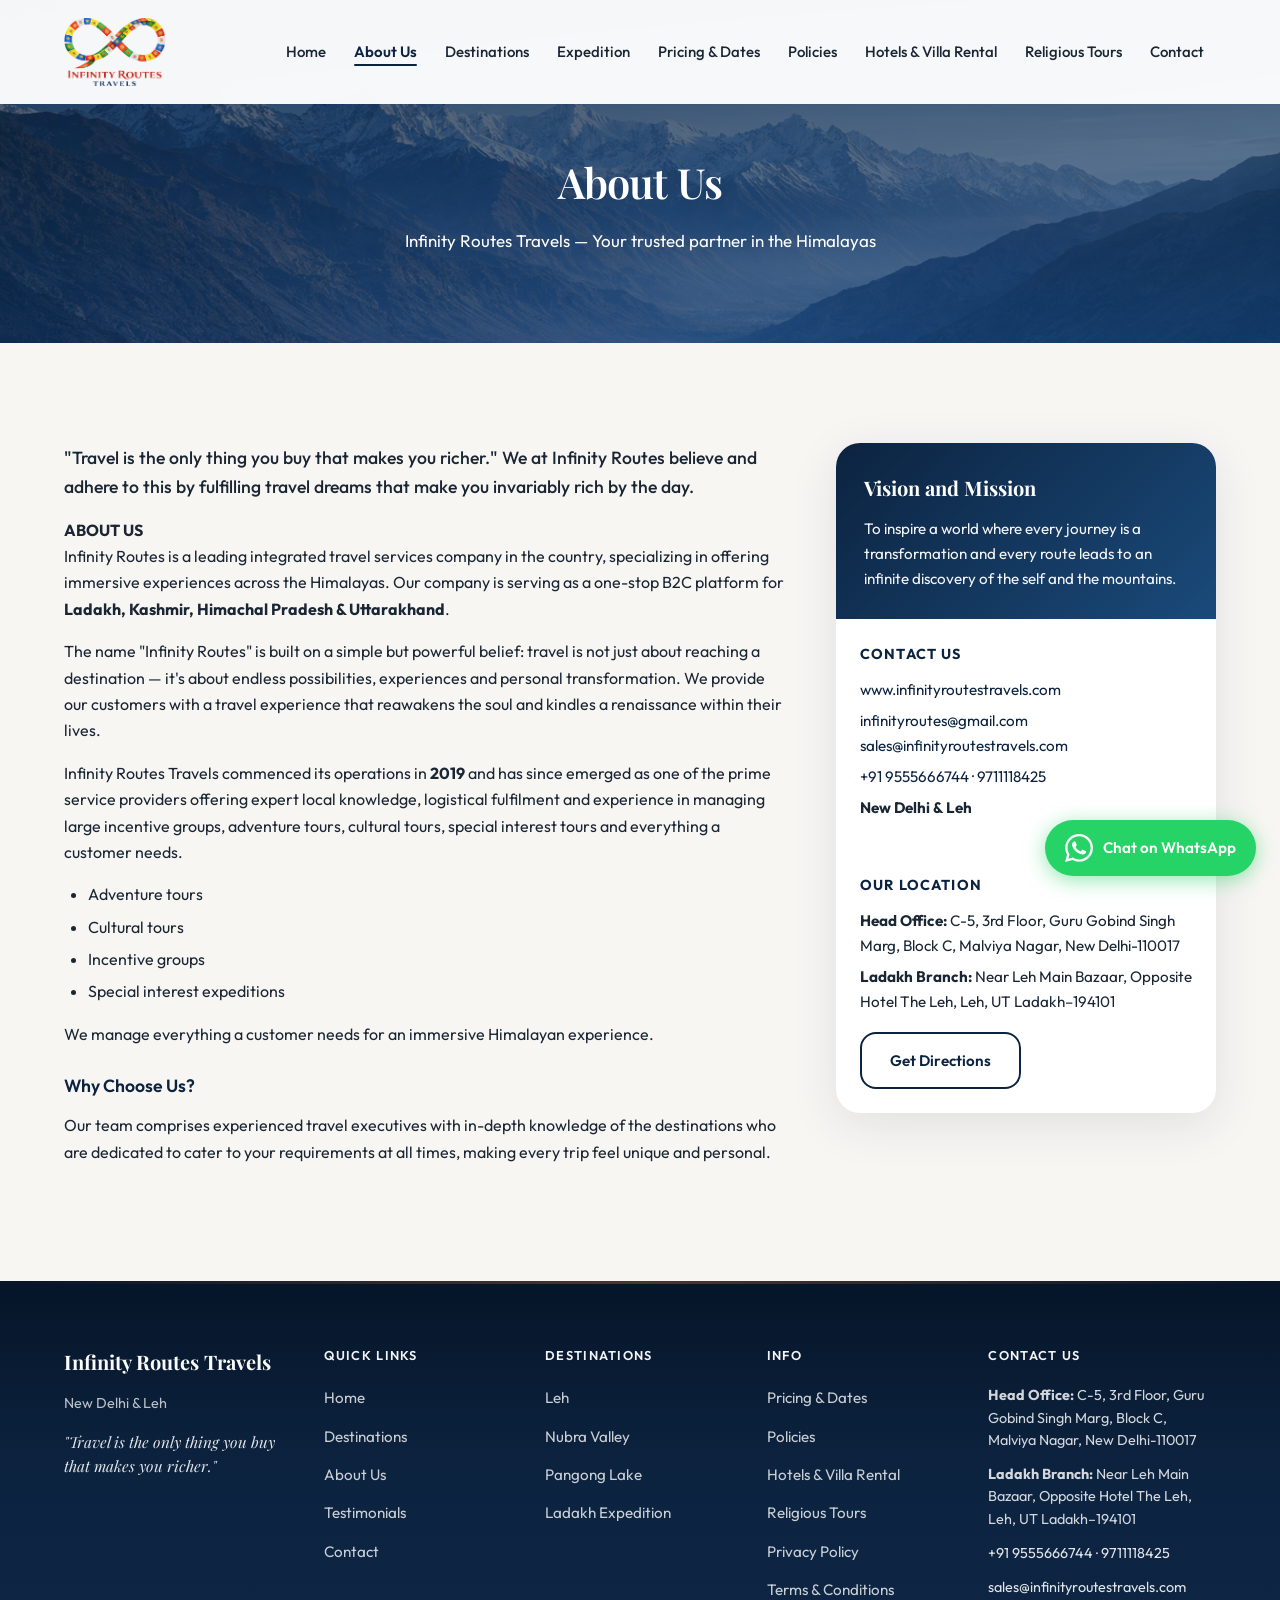
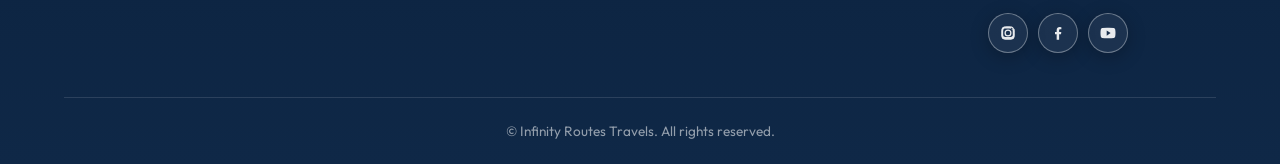
<file: about.html>
<!DOCTYPE html>
<html lang="en">
<head>
  <meta charset="UTF-8" />
  <meta name="viewport" content="width=device-width, initial-scale=1.0" />
  <link rel="icon" href="assets/images Ladakh 2026/logo.png" type="image/png" sizes="32x32" />
  <link rel="icon" href="assets/images Ladakh 2026/logo.png" type="image/png" sizes="16x16" />
  <link rel="apple-touch-icon" href="assets/images Ladakh 2026/logo.png" />
  <title>About Us | Infinity Routes Travels</title>
  <link rel="preconnect" href="https://fonts.googleapis.com" />
  <link rel="preconnect" href="https://fonts.gstatic.com" crossorigin />
  <link href="https://fonts.googleapis.com/css2?family=Outfit:wght@300;400;500;600;700&family=Playfair+Display:wght@500;600;700&display=swap" rel="stylesheet" />
  <link rel="stylesheet" href="styles.css" />
</head>
<body>
  <header class="header">
    <nav class="nav container">
      <a href="index.html" class="logo">
        <img src="assets/images Ladakh 2026/logo.png" alt="Infinity Routes Travels" class="logo-img" onerror="this.style.display='none'; this.nextElementSibling.style.display='inline';" />
        <span class="logo-text-fallback" style="display:none;">Infinity Routes Travels</span>
      </a>
      <button class="nav-toggle" aria-label="Toggle menu">
        <span></span><span></span><span></span>
      </button>
      <ul class="nav-menu">
        <li><a href="index.html">Home</a></li>
        <li><a href="about.html" class="active">About Us</a></li>
        <li><a href="attractions.html">Destinations</a></li>
        <li><a href="expedition.html">Expedition</a></li>
        <li><a href="pricing-dates.html">Pricing &amp; Dates</a></li>
        <li><a href="policies.html">Policies</a></li>
        <li><a href="hotels-villa-rental.html">Hotels &amp; Villa Rental</a></li>
        <li><a href="religious-tours.html">Religious Tours</a></li>
        <li><a href="contact.html">Contact</a></li>
      </ul>
    </nav>
  </header>

  <section class="page-hero page-hero-with-bg">
    <div class="page-hero-bg-img" style="background-image: url('assets/images Ladakh 2026/INNER PAGE HERO.png');"></div>
    <div class="container">
      <h1 class="page-title">About Us</h1>
      <p class="page-subtitle">Infinity Routes Travels — Your trusted partner in the Himalayas</p>
    </div>
  </section>

  <section class="about section">
    <div class="container">
      <div class="about-grid">
        <div class="about-content">
          <p class="about-lead">"Travel is the only thing you buy that makes you richer." We at Infinity Routes believe and adhere to this by fulfilling travel dreams that make you invariably rich by the day.</p>
          <p><strong>ABOUT US</strong><br>Infinity Routes is a leading integrated travel services company in the country, specializing in offering immersive experiences across the Himalayas. Our company is serving as a one-stop B2C platform for <strong>Ladakh, Kashmir, Himachal Pradesh & Uttarakhand</strong>.</p>
          <p>The name "Infinity Routes" is built on a simple but powerful belief: travel is not just about reaching a destination — it's about endless possibilities, experiences and personal transformation. We provide our customers with a travel experience that reawakens the soul and kindles a renaissance within their lives.</p>
          <p>Infinity Routes Travels commenced its operations in <strong>2019</strong> and has since emerged as one of the prime service providers offering expert local knowledge, logistical fulfilment and experience in managing large incentive groups, adventure tours, cultural tours, special interest tours and everything a customer needs.</p>
        <ul class="about-offerings">
          <li>Adventure tours</li>
          <li>Cultural tours</li>
          <li>Incentive groups</li>
          <li>Special interest expeditions</li>
        </ul>
        <p>We manage everything a customer needs for an immersive Himalayan experience.</p>
        <h3 class="about-subhead">Why Choose Us?</h3>
        <p>Our team comprises experienced travel executives with in-depth knowledge of the destinations who are dedicated to cater to your requirements at all times, making every trip feel unique and personal.</p>
        </div>
        <div class="about-card">
          <div class="about-card-inner">
            <h3>Vision and Mission</h3>
            <p>To inspire a world where every journey is a transformation and every route leads to an infinite discovery of the self and the mountains.</p>
          </div>
          <div class="about-location">
            <h4>Contact Us</h4>
            <p><a href="https://www.infinityroutestravels.com" target="_blank" rel="noopener">www.infinityroutestravels.com</a></p>
            <p><a href="mailto:infinityroutes@gmail.com">infinityroutes@gmail.com</a><br><a href="mailto:sales@infinityroutestravels.com">sales@infinityroutestravels.com</a></p>
            <p><a href="tel:+919555666744">+91 9555666744</a> · <a href="tel:+919711118425">9711118425</a></p>
            <p><strong>New Delhi &amp; Leh</strong></p>
          </div>
          <div class="about-location">
            <h4>Our Location</h4>
            <p><strong>Head Office:</strong> C-5, 3rd Floor, Guru Gobind Singh Marg, Block C, Malviya Nagar, New Delhi-110017</p>
            <p><strong>Ladakh Branch:</strong> Near Leh Main Bazaar, Opposite Hotel The Leh, Leh, UT Ladakh–194101</p>
            <a href="contact.html" class="btn btn-outline" style="margin-top:12px">Get Directions</a>
          </div>
        </div>
      </div>
    </div>
  </section>

  <!-- Footer -->

  <footer class="footer">
    <div class="container">
      <div class="footer-grid">
        <div class="footer-brand">
          <a href="index.html" class="footer-brand-name">Infinity Routes Travels</a>
          <p class="footer-location">New Delhi & Leh</p>
          <p class="footer-quote">"Travel is the only thing you buy that makes you richer."</p>
        </div>
        <div class="footer-links">
          <h4>Quick Links</h4>
          <ul>
            <li><a href="index.html">Home</a></li>
            <li><a href="attractions.html">Destinations</a></li>
            <li><a href="about.html">About Us</a></li>
            <li><a href="index.html#testimonials">Testimonials</a></li>
            <li><a href="contact.html">Contact</a></li>
          </ul>
        </div>
        <div class="footer-links">
          <h4>Destinations</h4>
          <ul>
            <li><a href="leh.html">Leh</a></li>
            <li><a href="nubra-valley.html">Nubra Valley</a></li>
            <li><a href="pangong-lake.html">Pangong Lake</a></li>
            <li><a href="expedition.html">Ladakh Expedition</a></li>
          </ul>
        </div>
        <div class="footer-links">
          <h4>Info</h4>
          <ul>
            <li><a href="pricing-dates.html">Pricing &amp; Dates</a></li>
            <li><a href="policies.html">Policies</a></li>
            <li><a href="hotels-villa-rental.html">Hotels &amp; Villa Rental</a></li>
            <li><a href="religious-tours.html">Religious Tours</a></li>
            <li><a href="privacy-policy.html">Privacy Policy</a></li>
            <li><a href="terms-and-conditions.html">Terms &amp; Conditions</a></li>
          </ul>
        </div>
        <div class="footer-contact">
          <h4>Contact Us</h4>
          <p><strong>Head Office:</strong> C-5, 3rd Floor, Guru Gobind Singh Marg, Block C, Malviya Nagar, New Delhi-110017</p>
          <p><strong>Ladakh Branch:</strong> Near Leh Main Bazaar, Opposite Hotel The Leh, Leh, UT Ladakh–194101</p>
          <p><a href="tel:+919555666744">+91 9555666744</a> · <a href="tel:+919711118425">9711118425</a></p>
          <p><a href="mailto:sales@infinityroutestravels.com">sales@infinityroutestravels.com</a></p>
          <div class="footer-social">
            <a href="https://instagram.com/infinityroutes" target="_blank" rel="noopener" aria-label="Instagram @infinityroutes">
              <span class="sr-only">Instagram</span>
              <svg viewBox="0 0 24 24" aria-hidden="true">
                <path d="M12 7.3A4.7 4.7 0 1 0 16.7 12 4.71 4.71 0 0 0 12 7.3Zm0 7.7A3 3 0 1 1 15 12a3 3 0 0 1-3 3Zm4.85-7.9a1.1 1.1 0 1 1 1.1-1.1 1.1 1.1 0 0 1-1.1 1.1Zm2.9-1.12A4.58 4.58 0 0 0 17.06 3.2 20.86 20.86 0 0 0 12 3h-.07a20.86 20.86 0 0 0-5.06.2A4.58 4.58 0 0 0 3.25 6.98 20.86 20.86 0 0 0 3 12a20.86 20.86 0 0 0 .2 5.06 4.58 4.58 0 0 0 3.72 3.72A20.86 20.86 0 0 0 11.93 21h.14a20.86 20.86 0 0 0 5.06-.2 4.58 4.58 0 0 0 3.72-3.72A20.86 20.86 0 0 0 21 12a20.86 20.86 0 0 0-.2-5.02Zm-1.8 9.54a2.78 2.78 0 0 1-1.57 1.57 18.9 18.9 0 0 1-4.46.18h-.12a18.9 18.9 0 0 1-4.46-.18 2.78 2.78 0 0 1-1.57-1.57 18.9 18.9 0 0 1-.18-4.46V12a18.9 18.9 0 0 1 .18-4.46 2.78 2.78 0 0 1 1.57-1.57A18.9 18.9 0 0 1 11.93 6h.14a18.9 18.9 0 0 1 4.46.18 2.78 2.78 0 0 1 1.57 1.57A18.9 18.9 0 0 1 18.3 12a18.9 18.9 0 0 1-.18 4.46Z"/>
              </svg>
            </a>
            <a href="https://facebook.com/infinityroutestravels" target="_blank" rel="noopener" aria-label="Facebook">
              <span class="sr-only">Facebook</span>
              <svg viewBox="0 0 24 24" aria-hidden="true">
                <path d="M13.5 21v-7.25H16l.4-3h-2.9V8.4c0-.86.29-1.5 1.57-1.5H16.5V4.2A21.4 21.4 0 0 0 14.3 4c-2.42 0-4.08 1.48-4.08 4.2v2.55H8v3h2.22V21Z"/>
              </svg>
            </a>
            <a href="https://youtube.com/@infinityroutestravels" target="_blank" rel="noopener" aria-label="YouTube">
              <span class="sr-only">YouTube</span>
              <svg viewBox="0 0 24 24" aria-hidden="true">
                <path d="M21.6 7.2a2.58 2.58 0 0 0-1.82-1.82A53.34 53.34 0 0 0 12 5a53.34 53.34 0 0 0-7.78.38A2.58 2.58 0 0 0 2.4 7.2 27.2 27.2 0 0 0 2 12a27.2 27.2 0 0 0 .4 4.8 2.58 2.58 0 0 0 1.82 1.82A53.34 53.34 0 0 0 12 19a53.34 53.34 0 0 0 7.78-.38 2.58 2.58 0 0 0 1.82-1.82A27.2 27.2 0 0 0 22 12a27.2 27.2 0 0 0-.4-4.8ZM10.25 15.5v-7L15.5 12Z"/>
              </svg>
            </a>
          </div>
        </div>
      </div>
      <div class="footer-bottom">
        <p class="footer-copy">&copy; Infinity Routes Travels. All rights reserved.</p>
      </div>
    </div>
  </footer>
  <a href="https://wa.me/919555666744?text=Hi%2C%20I%20would%20like%20to%20enquire%20about%20Ladakh%20tours." target="_blank" rel="noopener" class="whatsapp-float" aria-label="Chat on WhatsApp">
    <svg class="whatsapp-float-icon" viewBox="0 0 24 24" fill="currentColor"><path d="M17.472 14.382c-.297-.149-1.758-.867-2.03-.967-.273-.099-.471-.148-.67.15-.197.297-.767.966-.94 1.164-.173.199-.347.223-.644.075-.297-.15-1.255-.463-2.39-1.475-.883-.788-1.48-1.761-1.653-2.059-.173-.297-.018-.458.13-.606.134-.133.298-.347.446-.52.149-.174.198-.298.298-.497.099-.198.05-.371-.025-.52-.075-.149-.669-1.612-.916-2.207-.242-.579-.487-.5-.669-.51-.173-.008-.371-.01-.57-.01-.198 0-.52.074-.792.372-.272.297-1.04 1.016-1.04 2.479 0 1.462 1.065 2.875 1.213 3.074.149.198 2.096 3.2 5.077 4.487.709.306 1.262.489 1.694.625.712.227 1.36.195 1.871.118.571-.085 1.758-.719 2.006-1.413.248-.694.248-1.289.173-1.413-.074-.124-.272-.198-.57-.347m-5.421 7.403h-.004a9.87 9.87 0 01-5.031-1.378l-.361-.214-3.741.982.998-3.648-.235-.374a9.86 9.86 0 01-1.51-5.26c.001-5.45 4.436-9.884 9.888-9.884 2.64 0 5.122 1.03 6.988 2.898a9.825 9.825 0 012.893 6.994c-.003 5.45-4.437 9.884-9.885 9.884m8.413-18.297A11.815 11.815 0 0012.05 0C5.495 0 .16 5.335.157 11.892c0 2.096.547 4.142 1.588 5.945L.057 24l6.305-1.654a11.882 11.882 0 005.683 1.448h.005c6.554 0 11.89-5.335 11.893-11.893a11.821 11.821 0 00-3.48-8.413z"/></svg>
    <span class="whatsapp-float-text">Chat on WhatsApp</span>
  </a>
  <script src="assets/script.js"></script>
</body>
</html>
</file>
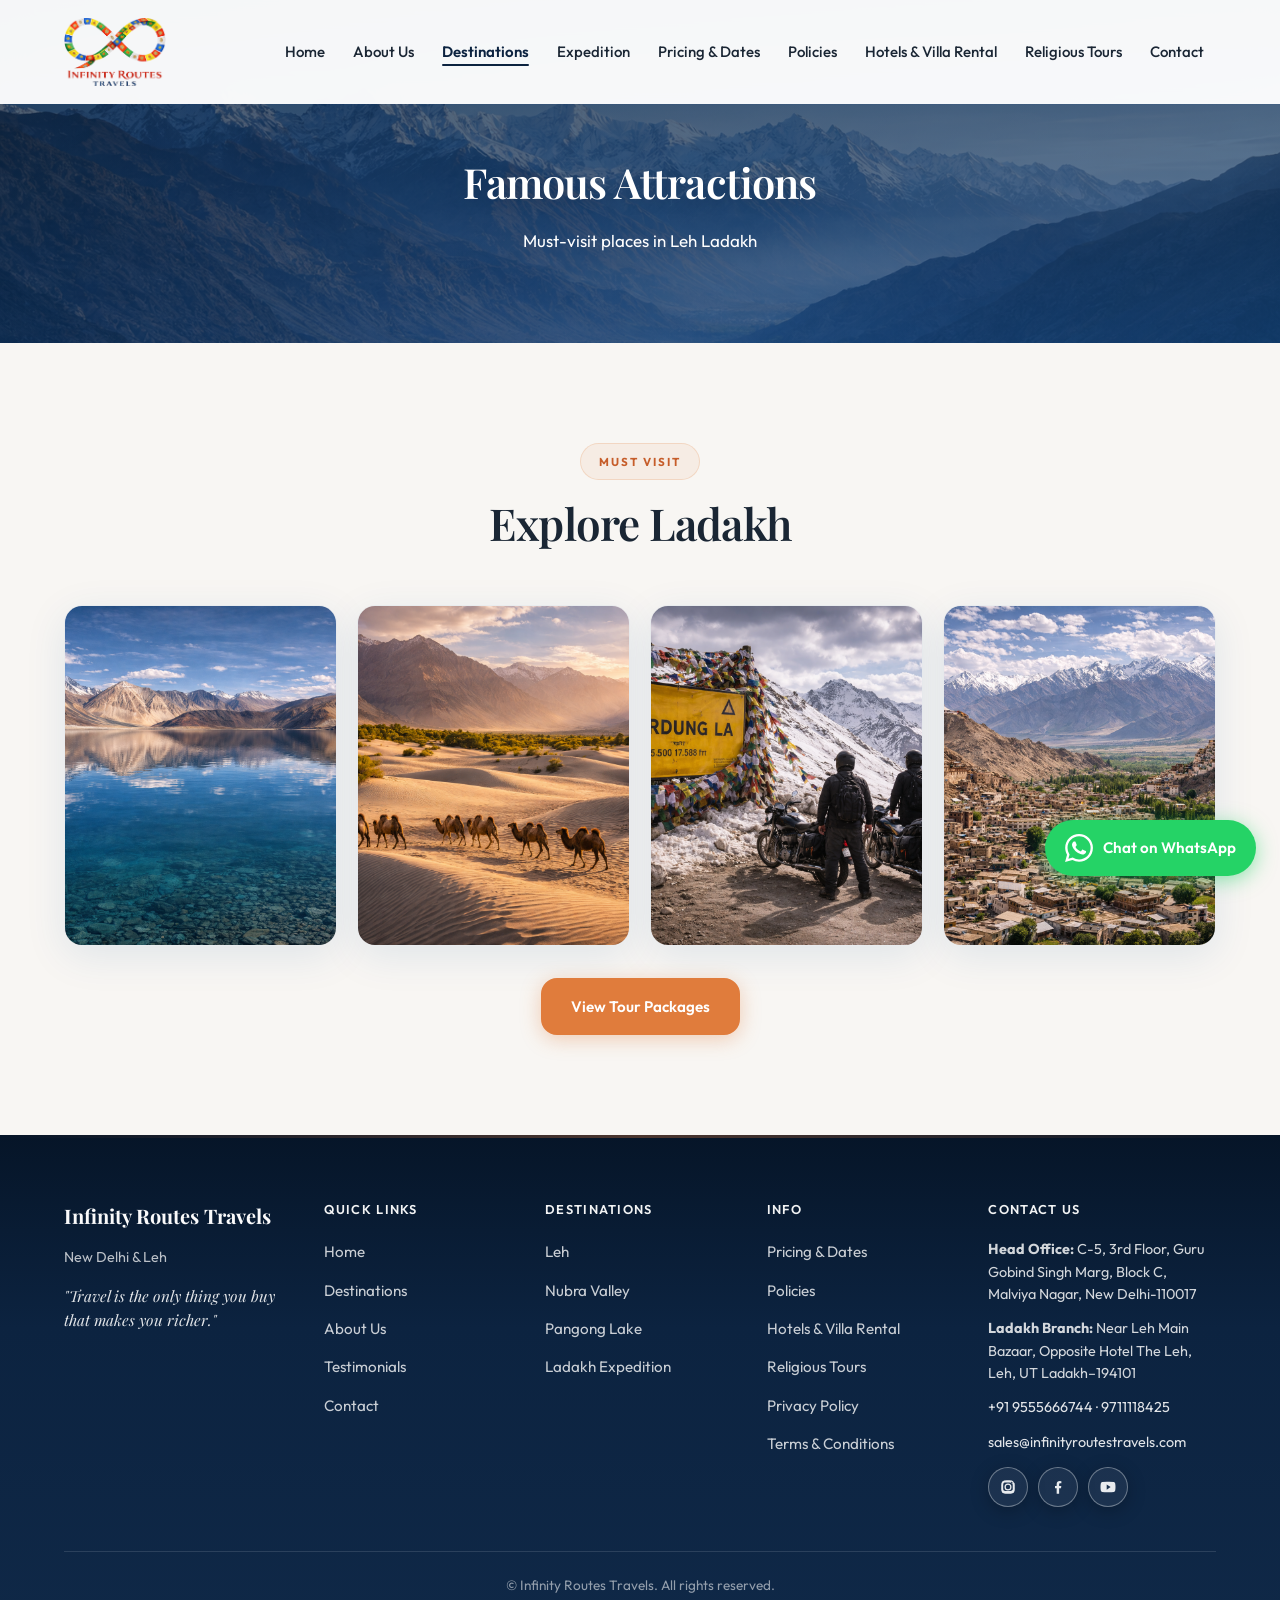
<file: attractions.html>
<!DOCTYPE html>
<html lang="en">
<head>
  <meta charset="UTF-8" />
  <meta name="viewport" content="width=device-width, initial-scale=1.0" />
  <link rel="icon" href="assets/images Ladakh 2026/logo.png" type="image/png" sizes="32x32" />
  <link rel="icon" href="assets/images Ladakh 2026/logo.png" type="image/png" sizes="16x16" />
  <link rel="apple-touch-icon" href="assets/images Ladakh 2026/logo.png" />
  <title>Attractions | Infinity Routes Travels</title>
  <link rel="preconnect" href="https://fonts.googleapis.com" />
  <link rel="preconnect" href="https://fonts.gstatic.com" crossorigin />
  <link href="https://fonts.googleapis.com/css2?family=Outfit:wght@300;400;500;600;700&family=Playfair+Display:wght@500;600;700&display=swap" rel="stylesheet" />
  <link rel="stylesheet" href="styles.css" />
</head>
<body>
  <header class="header">
    <nav class="nav container">
      <a href="index.html" class="logo">
        <img src="assets/images Ladakh 2026/logo.png" alt="Infinity Routes Travels" class="logo-img" onerror="this.style.display='none'; this.nextElementSibling.style.display='inline';" />
        <span class="logo-text-fallback" style="display:none;">Infinity Routes Travels</span>
      </a>
      <button class="nav-toggle" aria-label="Toggle menu">
        <span></span><span></span><span></span>
      </button>
      <ul class="nav-menu">
        <li><a href="index.html">Home</a></li>
        <li><a href="about.html">About Us</a></li>
        <li><a href="attractions.html" class="active">Destinations</a></li>
        <li><a href="expedition.html">Expedition</a></li>
        <li><a href="pricing-dates.html">Pricing &amp; Dates</a></li>
        <li><a href="policies.html">Policies</a></li>
        <li><a href="hotels-villa-rental.html">Hotels &amp; Villa Rental</a></li>
        <li><a href="religious-tours.html">Religious Tours</a></li>
        <li><a href="contact.html">Contact</a></li>
      </ul>
    </nav>
  </header>

  <section class="page-hero page-hero-with-bg">
    <div class="page-hero-bg-img" style="background-image: url('assets/images Ladakh 2026/INNER PAGE HERO.png');"></div>
    <div class="container">
      <h1 class="page-title">Famous Attractions</h1>
      <p class="page-subtitle">Must-visit places in Leh Ladakh</p>
    </div>
  </section>

  <section class="attractions section">
    <div class="container">
      <div class="section-header">
        <span class="section-tag">Must Visit</span>
        <h2 class="section-title">Explore Ladakh</h2>
      </div>
      <div class="attractions-grid">
        <div class="attraction-card">
          <div class="attraction-img">
            <img src="assets/images Ladakh 2026/Pangong Lake.png" alt="Pangong Lake" />
            <div class="attraction-overlay">
              <h3>Pangong Lake</h3>
              <p>High-altitude lake with stunning blue waters and changing shades. A must-do Ladakh experience.</p>
            </div>
          </div>
        </div>
        <div class="attraction-card">
          <div class="attraction-img">
            <img src="assets/images Ladakh 2026/Nubra Valley.png" alt="Nubra Valley" />
            <div class="attraction-overlay">
              <h3>Nubra Valley</h3>
              <p>Sand dunes, double-humped camels & wide river valleys. Drive via Khardung La.</p>
            </div>
          </div>
        </div>
        <div class="attraction-card">
          <div class="attraction-img">
            <img src="assets/images Ladakh 2026/Leh to Nubra (Khardung La).png" alt="Khardung La Pass" />
            <div class="attraction-overlay">
              <h3>Khardung La Pass</h3>
              <p>One of the world's highest motorable roads (~5,359 m). Iconic for bikers and travellers.</p>
            </div>
          </div>
        </div>
        <div class="attraction-card">
          <div class="attraction-img">
            <img src="assets/images Ladakh 2026/Leh.png" alt="Shanti Stupa Leh" />
            <div class="attraction-overlay">
              <h3>Shanti Stupa</h3>
              <p>White-domed peace pagoda overlooking Leh. Stunning views at sunrise and sunset.</p>
            </div>
          </div>
        </div>
      </div>
      <p class="section-cta"><a href="expedition.html" class="btn btn-primary">View Tour Packages</a></p>
    </div>
  </section>
  <footer class="footer">
    <div class="container">
      <div class="footer-grid">
        <div class="footer-brand">
          <a href="index.html" class="footer-brand-name">Infinity Routes Travels</a>
          <p class="footer-location">New Delhi & Leh</p>
          <p class="footer-quote">"Travel is the only thing you buy that makes you richer."</p>
        </div>
        <div class="footer-links">
          <h4>Quick Links</h4>
          <ul>
            <li><a href="index.html">Home</a></li>
            <li><a href="attractions.html">Destinations</a></li>
            <li><a href="about.html">About Us</a></li>
            <li><a href="index.html#testimonials">Testimonials</a></li>
            <li><a href="contact.html">Contact</a></li>
          </ul>
        </div>
        <div class="footer-links">
          <h4>Destinations</h4>
          <ul>
            <li><a href="leh.html">Leh</a></li>
            <li><a href="nubra-valley.html">Nubra Valley</a></li>
            <li><a href="pangong-lake.html">Pangong Lake</a></li>
            <li><a href="expedition.html">Ladakh Expedition</a></li>
          </ul>
        </div>
        <div class="footer-links">
          <h4>Info</h4>
          <ul>
            <li><a href="pricing-dates.html">Pricing &amp; Dates</a></li>
            <li><a href="policies.html">Policies</a></li>
            <li><a href="hotels-villa-rental.html">Hotels &amp; Villa Rental</a></li>
            <li><a href="religious-tours.html">Religious Tours</a></li>
            <li><a href="privacy-policy.html">Privacy Policy</a></li>
            <li><a href="terms-and-conditions.html">Terms &amp; Conditions</a></li>
          </ul>
        </div>
        <div class="footer-contact">
          <h4>Contact Us</h4>
          <p><strong>Head Office:</strong> C-5, 3rd Floor, Guru Gobind Singh Marg, Block C, Malviya Nagar, New Delhi-110017</p>
          <p><strong>Ladakh Branch:</strong> Near Leh Main Bazaar, Opposite Hotel The Leh, Leh, UT Ladakh–194101</p>
          <p><a href="tel:+919555666744">+91 9555666744</a> · <a href="tel:+919711118425">9711118425</a></p>
          <p><a href="mailto:sales@infinityroutestravels.com">sales@infinityroutestravels.com</a></p>
          <div class="footer-social">
            <a href="https://instagram.com/infinityroutes" target="_blank" rel="noopener" aria-label="Instagram @infinityroutes">
              <span class="sr-only">Instagram</span>
              <svg viewBox="0 0 24 24" aria-hidden="true">
                <path d="M12 7.3A4.7 4.7 0 1 0 16.7 12 4.71 4.71 0 0 0 12 7.3Zm0 7.7A3 3 0 1 1 15 12a3 3 0 0 1-3 3Zm4.85-7.9a1.1 1.1 0 1 1 1.1-1.1 1.1 1.1 0 0 1-1.1 1.1Zm2.9-1.12A4.58 4.58 0 0 0 17.06 3.2 20.86 20.86 0 0 0 12 3h-.07a20.86 20.86 0 0 0-5.06.2A4.58 4.58 0 0 0 3.25 6.98 20.86 20.86 0 0 0 3 12a20.86 20.86 0 0 0 .2 5.06 4.58 4.58 0 0 0 3.72 3.72A20.86 20.86 0 0 0 11.93 21h.14a20.86 20.86 0 0 0 5.06-.2 4.58 4.58 0 0 0 3.72-3.72A20.86 20.86 0 0 0 21 12a20.86 20.86 0 0 0-.2-5.02Zm-1.8 9.54a2.78 2.78 0 0 1-1.57 1.57 18.9 18.9 0 0 1-4.46.18h-.12a18.9 18.9 0 0 1-4.46-.18 2.78 2.78 0 0 1-1.57-1.57 18.9 18.9 0 0 1-.18-4.46V12a18.9 18.9 0 0 1 .18-4.46 2.78 2.78 0 0 1 1.57-1.57A18.9 18.9 0 0 1 11.93 6h.14a18.9 18.9 0 0 1 4.46.18 2.78 2.78 0 0 1 1.57 1.57A18.9 18.9 0 0 1 18.3 12a18.9 18.9 0 0 1-.18 4.46Z"/>
              </svg>
            </a>
            <a href="https://facebook.com/infinityroutestravels" target="_blank" rel="noopener" aria-label="Facebook">
              <span class="sr-only">Facebook</span>
              <svg viewBox="0 0 24 24" aria-hidden="true">
                <path d="M13.5 21v-7.25H16l.4-3h-2.9V8.4c0-.86.29-1.5 1.57-1.5H16.5V4.2A21.4 21.4 0 0 0 14.3 4c-2.42 0-4.08 1.48-4.08 4.2v2.55H8v3h2.22V21Z"/>
              </svg>
            </a>
            <a href="https://youtube.com/@infinityroutestravels" target="_blank" rel="noopener" aria-label="YouTube">
              <span class="sr-only">YouTube</span>
              <svg viewBox="0 0 24 24" aria-hidden="true">
                <path d="M21.6 7.2a2.58 2.58 0 0 0-1.82-1.82A53.34 53.34 0 0 0 12 5a53.34 53.34 0 0 0-7.78.38A2.58 2.58 0 0 0 2.4 7.2 27.2 27.2 0 0 0 2 12a27.2 27.2 0 0 0 .4 4.8 2.58 2.58 0 0 0 1.82 1.82A53.34 53.34 0 0 0 12 19a53.34 53.34 0 0 0 7.78-.38 2.58 2.58 0 0 0 1.82-1.82A27.2 27.2 0 0 0 22 12a27.2 27.2 0 0 0-.4-4.8ZM10.25 15.5v-7L15.5 12Z"/>
              </svg>
            </a>
          </div>
        </div>
      </div>
      <div class="footer-bottom">
        <p class="footer-copy">&copy; Infinity Routes Travels. All rights reserved.</p>
      </div>
    </div>
  </footer>
  <a href="https://wa.me/919555666744?text=Hi%2C%20I%20would%20like%20to%20enquire%20about%20tour%20packages%20(Uttarakhand%2C%20Himachal%20or%20Ladakh)." target="_blank" rel="noopener" class="whatsapp-float" aria-label="Chat on WhatsApp">
    <svg class="whatsapp-float-icon" viewBox="0 0 24 24" fill="currentColor"><path d="M17.472 14.382c-.297-.149-1.758-.867-2.03-.967-.273-.099-.471-.148-.67.15-.197.297-.767.966-.94 1.164-.173.199-.347.223-.644.075-.297-.15-1.255-.463-2.39-1.475-.883-.788-1.48-1.761-1.653-2.059-.173-.297-.018-.458.13-.606.134-.133.298-.347.446-.52.149-.174.198-.298.298-.497.099-.198.05-.371-.025-.52-.075-.149-.669-1.612-.916-2.207-.242-.579-.487-.5-.669-.51-.173-.008-.371-.01-.57-.01-.198 0-.52.074-.792.372-.272.297-1.04 1.016-1.04 2.479 0 1.462 1.065 2.875 1.213 3.074.149.198 2.096 3.2 5.077 4.487.709.306 1.262.489 1.694.625.712.227 1.36.195 1.871.118.571-.085 1.758-.719 2.006-1.413.248-.694.248-1.289.173-1.413-.074-.124-.272-.198-.57-.347m-5.421 7.403h-.004a9.87 9.87 0 01-5.031-1.378l-.361-.214-3.741.982.998-3.648-.235-.374a9.86 9.86 0 01-1.51-5.26c.001-5.45 4.436-9.884 9.888-9.884 2.64 0 5.122 1.03 6.988 2.898a9.825 9.825 0 012.893 6.994c-.003 5.45-4.437 9.884-9.885 9.884m8.413-18.297A11.815 11.815 0 0012.05 0C5.495 0 .16 5.335.157 11.892c0 2.096.547 4.142 1.588 5.945L.057 24l6.305-1.654a11.882 11.882 0 005.683 1.448h.005c6.554 0 11.89-5.335 11.893-11.893a11.821 11.821 0 00-3.48-8.413z"/></svg>
    <span class="whatsapp-float-text">Chat on WhatsApp</span>
  </a>
  <script src="assets/script.js"></script>
</body>
</html>
</file>
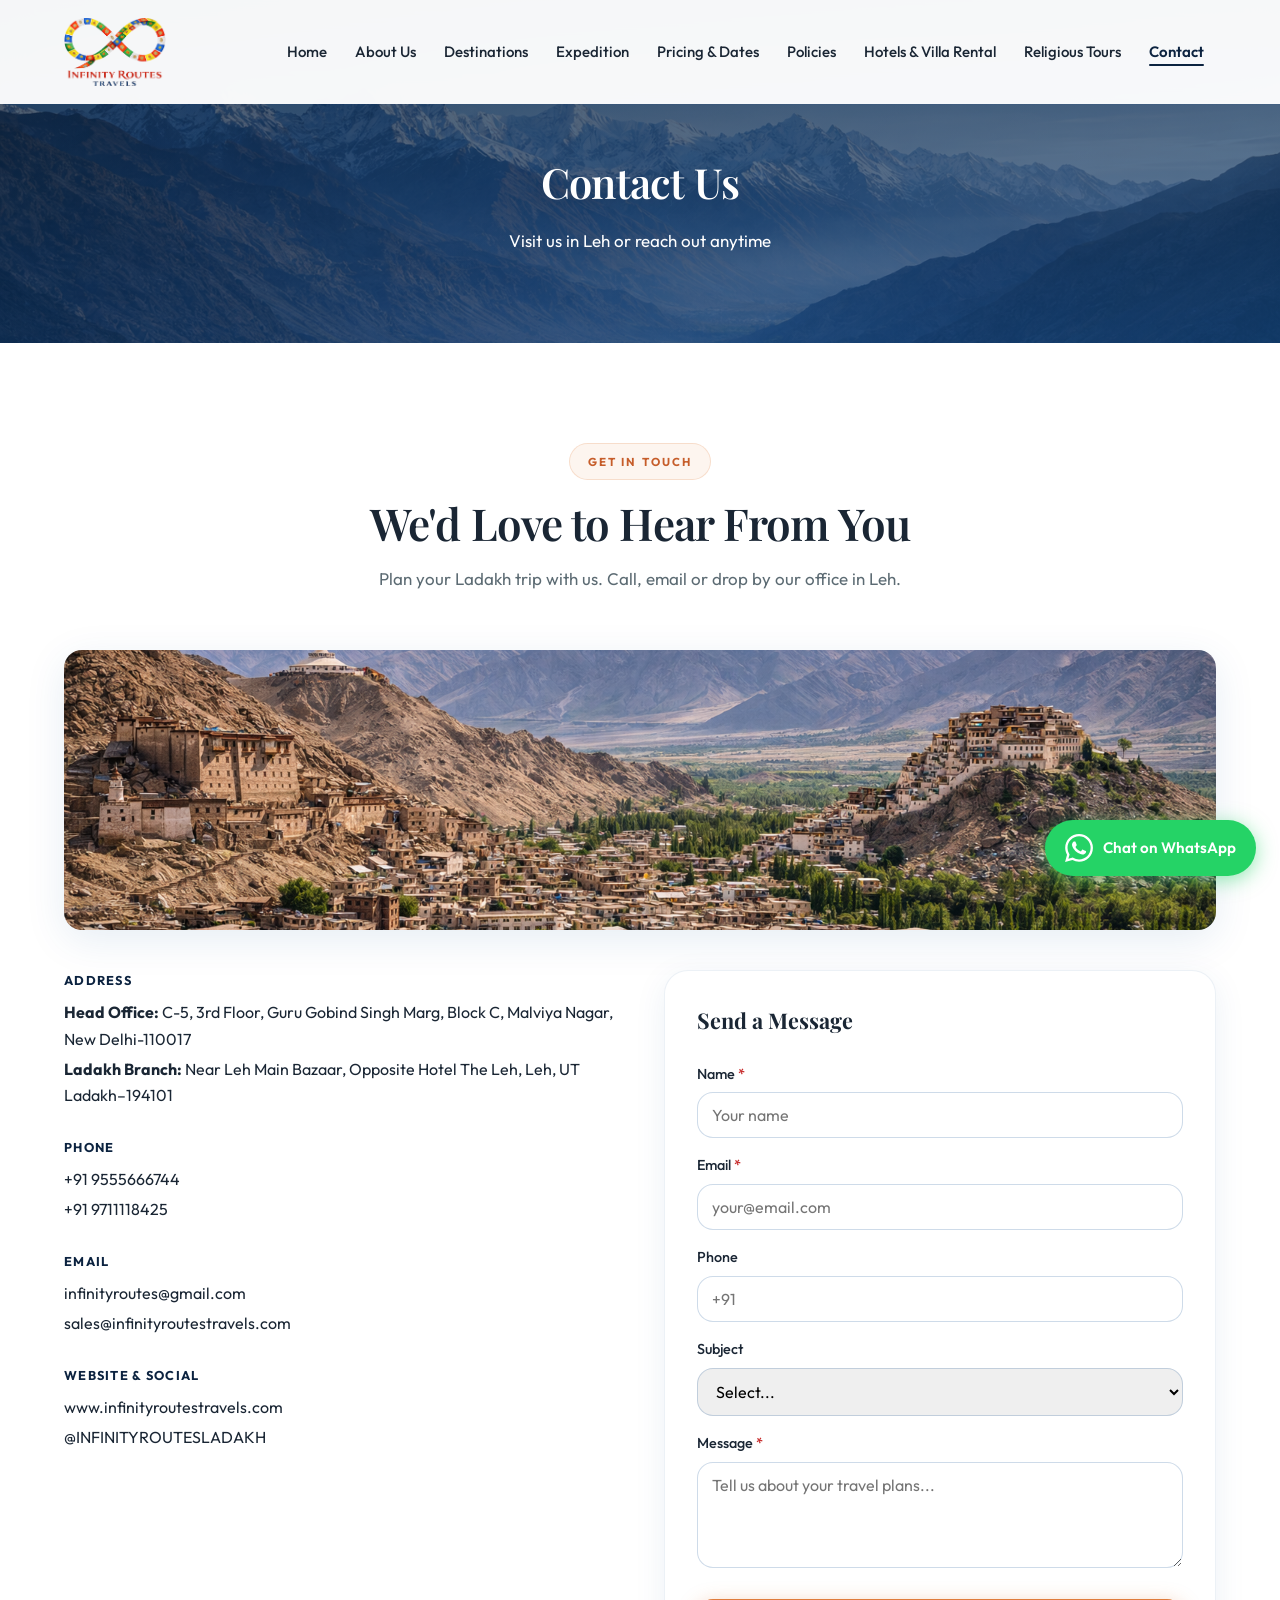
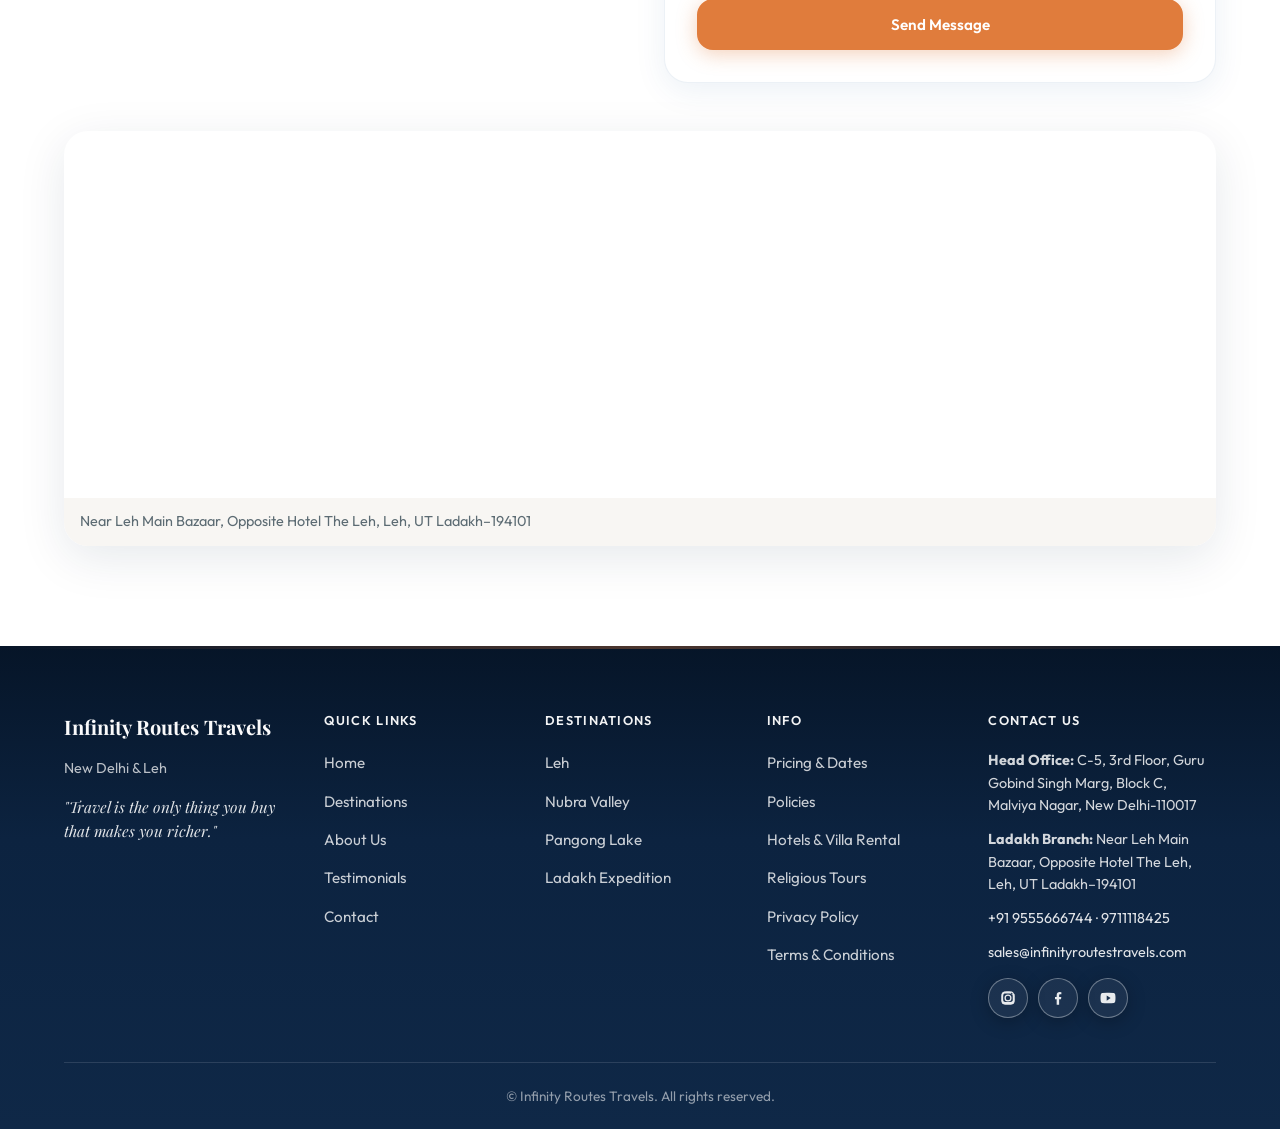
<file: contact.html>
<!DOCTYPE html>
<html lang="en">
<head>
  <meta charset="UTF-8" />
  <meta name="viewport" content="width=device-width, initial-scale=1.0" />
  <link rel="icon" href="assets/images Ladakh 2026/logo.png" type="image/png" sizes="32x32" />
  <link rel="icon" href="assets/images Ladakh 2026/logo.png" type="image/png" sizes="16x16" />
  <link rel="apple-touch-icon" href="assets/images Ladakh 2026/logo.png" />
  <title>Contact Us | Infinity Routes Travels</title>
  <link rel="preconnect" href="https://fonts.googleapis.com" />
  <link rel="preconnect" href="https://fonts.gstatic.com" crossorigin />
  <link href="https://fonts.googleapis.com/css2?family=Outfit:wght@300;400;500;600;700&family=Playfair+Display:wght@500;600;700&display=swap" rel="stylesheet" />
  <link rel="stylesheet" href="styles.css" />
</head>
<body>
  <header class="header">
    <nav class="nav container">
      <a href="index.html" class="logo">
        <img src="assets/images Ladakh 2026/logo.png" alt="Infinity Routes Travels" class="logo-img" onerror="this.style.display='none'; this.nextElementSibling.style.display='inline';" />
        <span class="logo-text-fallback" style="display:none;">Infinity Routes Travels</span>
      </a>
      <button class="nav-toggle" aria-label="Toggle menu">
        <span></span><span></span><span></span>
      </button>
      <ul class="nav-menu">
        <li><a href="index.html">Home</a></li>
        <li><a href="about.html">About Us</a></li>
        <li><a href="attractions.html">Destinations</a></li>
        <li><a href="expedition.html">Expedition</a></li>
        <li><a href="pricing-dates.html">Pricing &amp; Dates</a></li>
        <li><a href="policies.html">Policies</a></li>
        <li><a href="hotels-villa-rental.html">Hotels &amp; Villa Rental</a></li>
        <li><a href="religious-tours.html">Religious Tours</a></li>
        <li><a href="contact.html" class="active">Contact</a></li>
      </ul>
    </nav>
  </header>

  <section class="page-hero page-hero-with-bg">
    <div class="page-hero-bg-img" style="background-image: url('assets/images Ladakh 2026/INNER PAGE HERO.png');"></div>
    <div class="container">
      <h1 class="page-title">Contact Us</h1>
      <p class="page-subtitle">Visit us in Leh or reach out anytime</p>
    </div>
  </section>

  <section class="contact section section-alt">
    <div class="container">
      <div class="section-header">
        <span class="section-tag">Get In Touch</span>
        <h2 class="section-title">We'd Love to Hear From You</h2>
        <p class="section-desc">Plan your Ladakh trip with us. Call, email or drop by our office in Leh.</p>
      </div>
      <div class="contact-visual">
        <img src="assets/images Ladakh 2026/Leh.png" alt="Leh Ladakh – Infinity Routes Travels" />
      </div>
      <div class="contact-grid">
        <div class="contact-info">
          <div class="contact-block">
            <h4>Address</h4>
            <p><strong>Head Office:</strong> C-5, 3rd Floor, Guru Gobind Singh Marg, Block C, Malviya Nagar, New Delhi-110017</p>
            <p><strong>Ladakh Branch:</strong> Near Leh Main Bazaar, Opposite Hotel The Leh, Leh, UT Ladakh–194101</p>
          </div>
          <div class="contact-block">
            <h4>Phone</h4>
            <p><a href="tel:+919555666744">+91 9555666744</a></p>
            <p><a href="tel:+919711118425">+91 9711118425</a></p>
          </div>
          <div class="contact-block">
            <h4>Email</h4>
            <p><a href="mailto:infinityroutes@gmail.com">infinityroutes@gmail.com</a></p>
            <p><a href="mailto:sales@infinityroutestravels.com">sales@infinityroutestravels.com</a></p>
          </div>
          <div class="contact-block">
            <h4>Website &amp; Social</h4>
            <p><a href="https://www.infinityroutestravels.com" target="_blank" rel="noopener">www.infinityroutestravels.com</a></p>
            <p>@INFINITYROUTESLADAKH</p>
          </div>
        </div>
        <div class="contact-form-wrap">
          <h3 class="contact-form-title">Send a Message</h3>
          <form class="contact-form" action="#" method="post">
            <label for="cname">Name <span class="required">*</span></label>
            <input type="text" id="cname" name="name" required placeholder="Your name" />
            <label for="cemail">Email <span class="required">*</span></label>
            <input type="email" id="cemail" name="email" required placeholder="your@email.com" />
            <label for="cphone">Phone</label>
            <input type="tel" id="cphone" name="phone" placeholder="+91 " />
            <label for="csubject">Subject</label>
            <select id="csubject" name="subject">
              <option value="">Select...</option>
              <option value="package">Tour Package Enquiry</option>
              <option value="bike">Bike Expedition</option>
              <option value="custom">Custom Trip</option>
              <option value="other">Other</option>
            </select>
            <label for="cmessage">Message <span class="required">*</span></label>
            <textarea id="cmessage" name="message" rows="4" required placeholder="Tell us about your travel plans..."></textarea>
            <button type="submit" class="btn btn-primary btn-block">Send Message</button>
          </form>
        </div>
        <div class="contact-map">
          <iframe src="https://www.google.com/maps/embed?pb=!1m18!1m12!1m3!1d26762.5!2d77.577!3d34.1526!2m3!1f0!2f0!3f0!3m2!1i1024!2i768!4f13.1!3m3!1m2!1s0x38fdeb0d3c7f2c3b%3A0x1b1b1b1b!2sLeh%2C%20Ladakh!5e0!3m2!1sen!2sin!4v1709000000000!5m2!1sen!2sin" allowfullscreen="" loading="lazy" referrerpolicy="no-referrer-when-downgrade" title="Infinity Routes Travels - Leh"></iframe>
          <p class="map-note">Near Leh Main Bazaar, Opposite Hotel The Leh, Leh, UT Ladakh–194101</p>
        </div>
      </div>
    </div>
  </section>

  <!-- Footer -->
  <footer class="footer">
    <div class="container">
      <div class="footer-grid">
        <div class="footer-brand">
          <a href="index.html" class="footer-brand-name">Infinity Routes Travels</a>
          <p class="footer-location">New Delhi & Leh</p>
          <p class="footer-quote">"Travel is the only thing you buy that makes you richer."</p>
        </div>
        <div class="footer-links">
          <h4>Quick Links</h4>
          <ul>
            <li><a href="index.html">Home</a></li>
            <li><a href="attractions.html">Destinations</a></li>
            <li><a href="about.html">About Us</a></li>
            <li><a href="index.html#testimonials">Testimonials</a></li>
            <li><a href="contact.html">Contact</a></li>
          </ul>
        </div>
        <div class="footer-links">
          <h4>Destinations</h4>
          <ul>
            <li><a href="leh.html">Leh</a></li>
            <li><a href="nubra-valley.html">Nubra Valley</a></li>
            <li><a href="pangong-lake.html">Pangong Lake</a></li>
            <li><a href="expedition.html">Ladakh Expedition</a></li>
          </ul>
        </div>
        <div class="footer-links">
          <h4>Info</h4>
          <ul>
            <li><a href="pricing-dates.html">Pricing &amp; Dates</a></li>
            <li><a href="policies.html">Policies</a></li>
            <li><a href="hotels-villa-rental.html">Hotels &amp; Villa Rental</a></li>
            <li><a href="religious-tours.html">Religious Tours</a></li>
            <li><a href="privacy-policy.html">Privacy Policy</a></li>
            <li><a href="terms-and-conditions.html">Terms &amp; Conditions</a></li>
          </ul>
        </div>
        <div class="footer-contact">
          <h4>Contact Us</h4>
          <p><strong>Head Office:</strong> C-5, 3rd Floor, Guru Gobind Singh Marg, Block C, Malviya Nagar, New Delhi-110017</p>
          <p><strong>Ladakh Branch:</strong> Near Leh Main Bazaar, Opposite Hotel The Leh, Leh, UT Ladakh–194101</p>
          <p><a href="tel:+919555666744">+91 9555666744</a> · <a href="tel:+919711118425">9711118425</a></p>
          <p><a href="mailto:sales@infinityroutestravels.com">sales@infinityroutestravels.com</a></p>
          <div class="footer-social">
            <a href="https://instagram.com/infinityroutes" target="_blank" rel="noopener" aria-label="Instagram @infinityroutes">
              <span class="sr-only">Instagram</span>
              <svg viewBox="0 0 24 24" aria-hidden="true">
                <path d="M12 7.3A4.7 4.7 0 1 0 16.7 12 4.71 4.71 0 0 0 12 7.3Zm0 7.7A3 3 0 1 1 15 12a3 3 0 0 1-3 3Zm4.85-7.9a1.1 1.1 0 1 1 1.1-1.1 1.1 1.1 0 0 1-1.1 1.1Zm2.9-1.12A4.58 4.58 0 0 0 17.06 3.2 20.86 20.86 0 0 0 12 3h-.07a20.86 20.86 0 0 0-5.06.2A4.58 4.58 0 0 0 3.25 6.98 20.86 20.86 0 0 0 3 12a20.86 20.86 0 0 0 .2 5.06 4.58 4.58 0 0 0 3.72 3.72A20.86 20.86 0 0 0 11.93 21h.14a20.86 20.86 0 0 0 5.06-.2 4.58 4.58 0 0 0 3.72-3.72A20.86 20.86 0 0 0 21 12a20.86 20.86 0 0 0-.2-5.02Zm-1.8 9.54a2.78 2.78 0 0 1-1.57 1.57 18.9 18.9 0 0 1-4.46.18h-.12a18.9 18.9 0 0 1-4.46-.18 2.78 2.78 0 0 1-1.57-1.57 18.9 18.9 0 0 1-.18-4.46V12a18.9 18.9 0 0 1 .18-4.46 2.78 2.78 0 0 1 1.57-1.57A18.9 18.9 0 0 1 11.93 6h.14a18.9 18.9 0 0 1 4.46.18 2.78 2.78 0 0 1 1.57 1.57A18.9 18.9 0 0 1 18.3 12a18.9 18.9 0 0 1-.18 4.46Z"/>
              </svg>
            </a>
            <a href="https://facebook.com/infinityroutestravels" target="_blank" rel="noopener" aria-label="Facebook">
              <span class="sr-only">Facebook</span>
              <svg viewBox="0 0 24 24" aria-hidden="true">
                <path d="M13.5 21v-7.25H16l.4-3h-2.9V8.4c0-.86.29-1.5 1.57-1.5H16.5V4.2A21.4 21.4 0 0 0 14.3 4c-2.42 0-4.08 1.48-4.08 4.2v2.55H8v3h2.22V21Z"/>
              </svg>
            </a>
            <a href="https://youtube.com/@infinityroutestravels" target="_blank" rel="noopener" aria-label="YouTube">
              <span class="sr-only">YouTube</span>
              <svg viewBox="0 0 24 24" aria-hidden="true">
                <path d="M21.6 7.2a2.58 2.58 0 0 0-1.82-1.82A53.34 53.34 0 0 0 12 5a53.34 53.34 0 0 0-7.78.38A2.58 2.58 0 0 0 2.4 7.2 27.2 27.2 0 0 0 2 12a27.2 27.2 0 0 0 .4 4.8 2.58 2.58 0 0 0 1.82 1.82A53.34 53.34 0 0 0 12 19a53.34 53.34 0 0 0 7.78-.38 2.58 2.58 0 0 0 1.82-1.82A27.2 27.2 0 0 0 22 12a27.2 27.2 0 0 0-.4-4.8ZM10.25 15.5v-7L15.5 12Z"/>
              </svg>
            </a>
          </div>
        </div>
      </div>
      <div class="footer-bottom">
        <p class="footer-copy">&copy; Infinity Routes Travels. All rights reserved.</p>
      </div>
    </div>
  </footer>

  <!-- WhatsApp floating button - right side, click opens WhatsApp -->
  <a href="https://wa.me/919555666744?text=Hi%2C%20I%20would%20like%20to%20enquire%20about%20Ladakh%20tours%20with%20Infinity%20Routes%20Travels." target="_blank" rel="noopener" class="whatsapp-float" aria-label="Chat on WhatsApp">
    <svg class="whatsapp-float-icon" viewBox="0 0 24 24" fill="currentColor" aria-hidden="true">
      <path d="M17.472 14.382c-.297-.149-1.758-.867-2.03-.967-.273-.099-.471-.148-.67.15-.197.297-.767.966-.94 1.164-.173.199-.347.223-.644.075-.297-.15-1.255-.463-2.39-1.475-.883-.788-1.48-1.761-1.653-2.059-.173-.297-.018-.458.13-.606.134-.133.298-.347.446-.52.149-.174.198-.298.298-.497.099-.198.05-.371-.025-.52-.075-.149-.669-1.612-.916-2.207-.242-.579-.487-.5-.669-.51-.173-.008-.371-.01-.57-.01-.198 0-.52.074-.792.372-.272.297-1.04 1.016-1.04 2.479 0 1.462 1.065 2.875 1.213 3.074.149.198 2.096 3.2 5.077 4.487.709.306 1.262.489 1.694.625.712.227 1.36.195 1.871.118.571-.085 1.758-.719 2.006-1.413.248-.694.248-1.289.173-1.413-.074-.124-.272-.198-.57-.347m-5.421 7.403h-.004a9.87 9.87 0 01-5.031-1.378l-.361-.214-3.741.982.998-3.648-.235-.374a9.86 9.86 0 01-1.51-5.26c.001-5.45 4.436-9.884 9.888-9.884 2.64 0 5.122 1.03 6.988 2.898a9.825 9.825 0 012.893 6.994c-.003 5.45-4.437 9.884-9.885 9.884m8.413-18.297A11.815 11.815 0 0012.05 0C5.495 0 .16 5.335.157 11.892c0 2.096.547 4.142 1.588 5.945L.057 24l6.305-1.654a11.882 11.882 0 005.683 1.448h.005c6.554 0 11.89-5.335 11.893-11.893a11.821 11.821 0 00-3.48-8.413z"/>
    </svg>
    <span class="whatsapp-float-text">Chat on WhatsApp</span>
  </a>

  <script src="assets/script.js"></script>
</body>
</html>
</file>
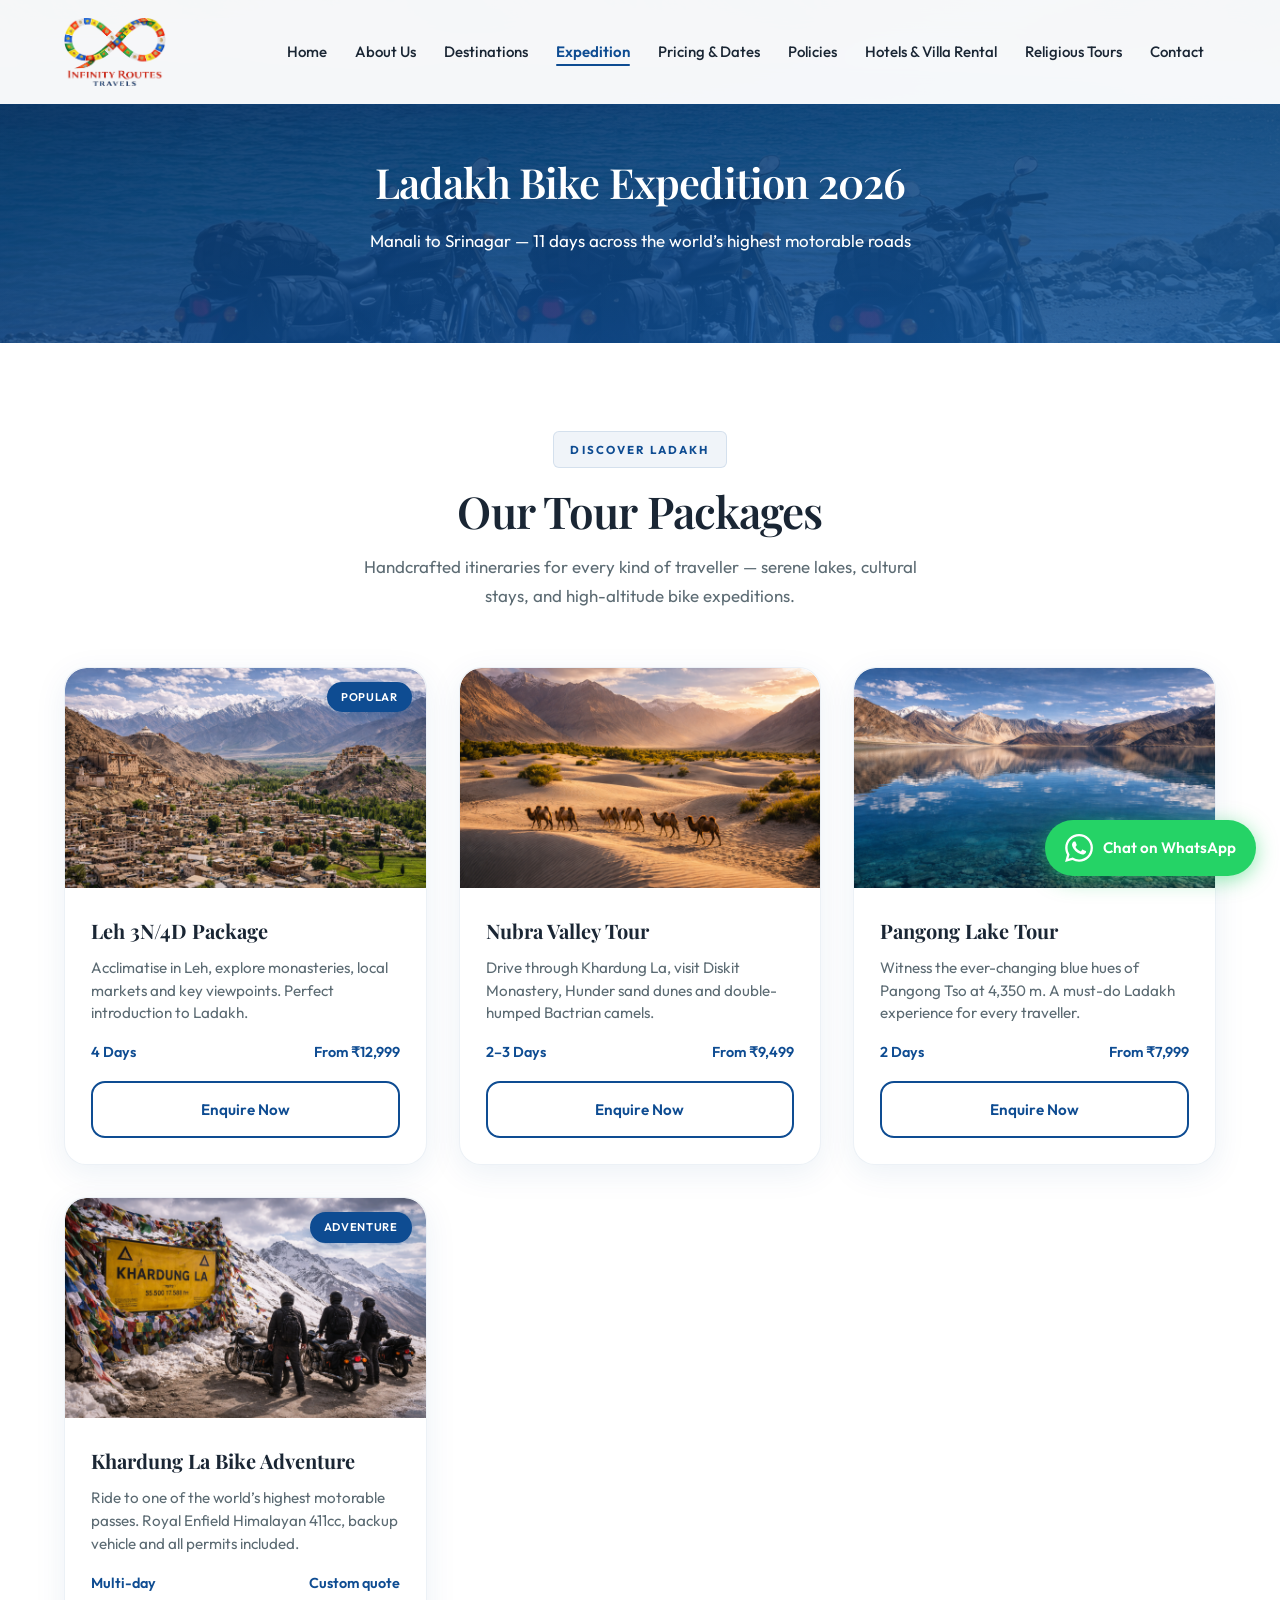
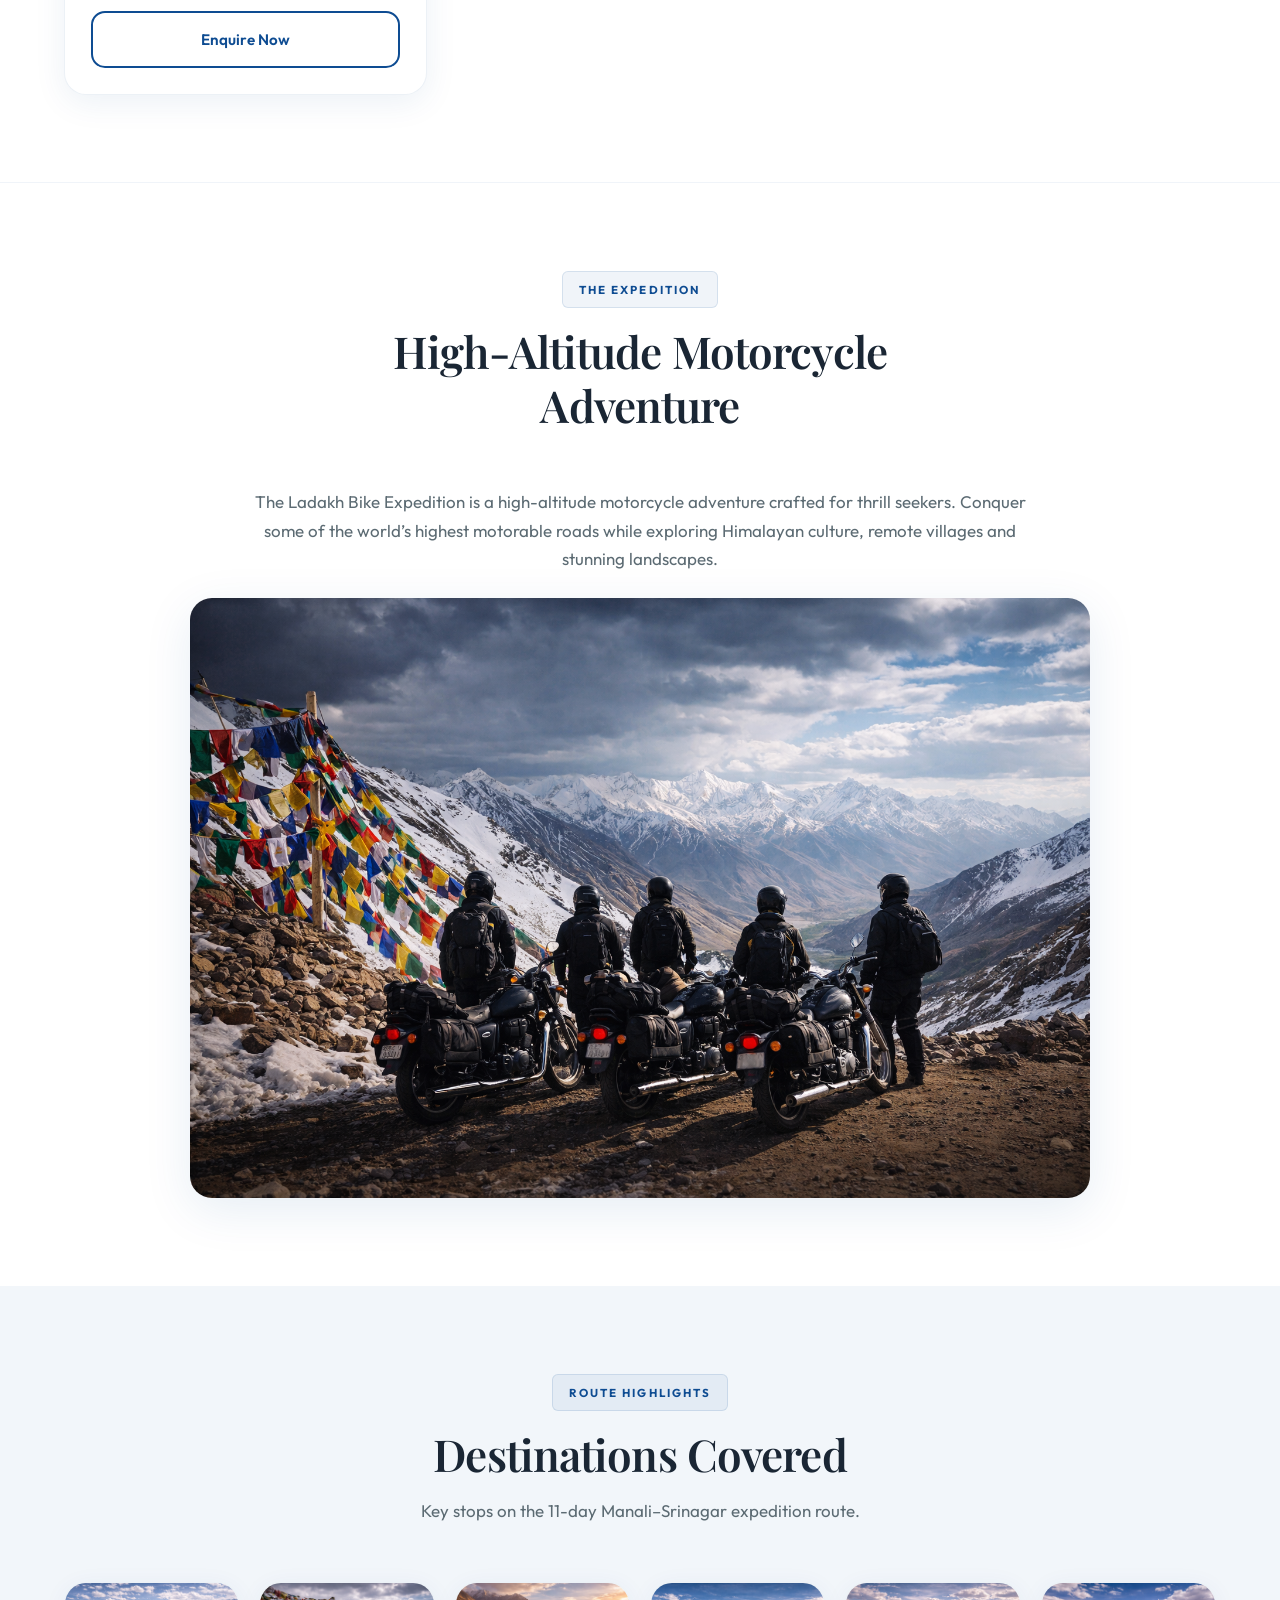
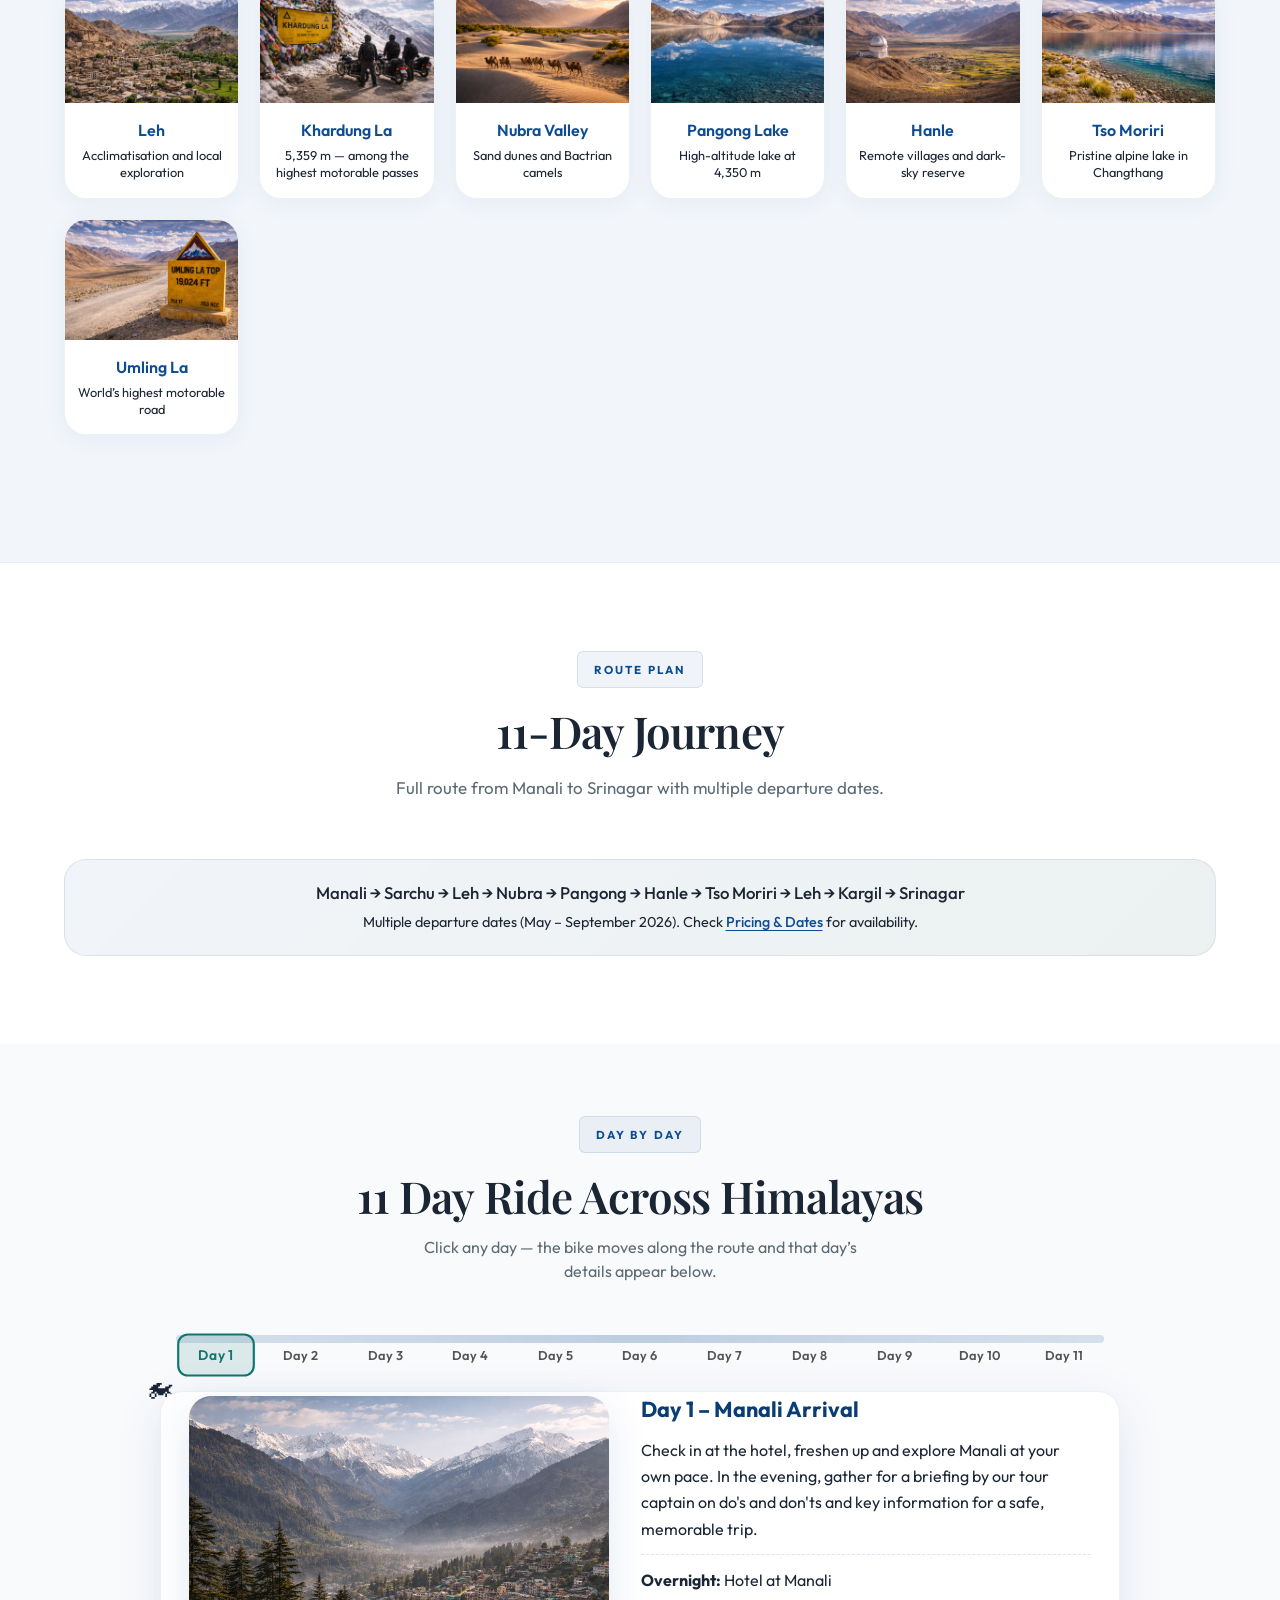
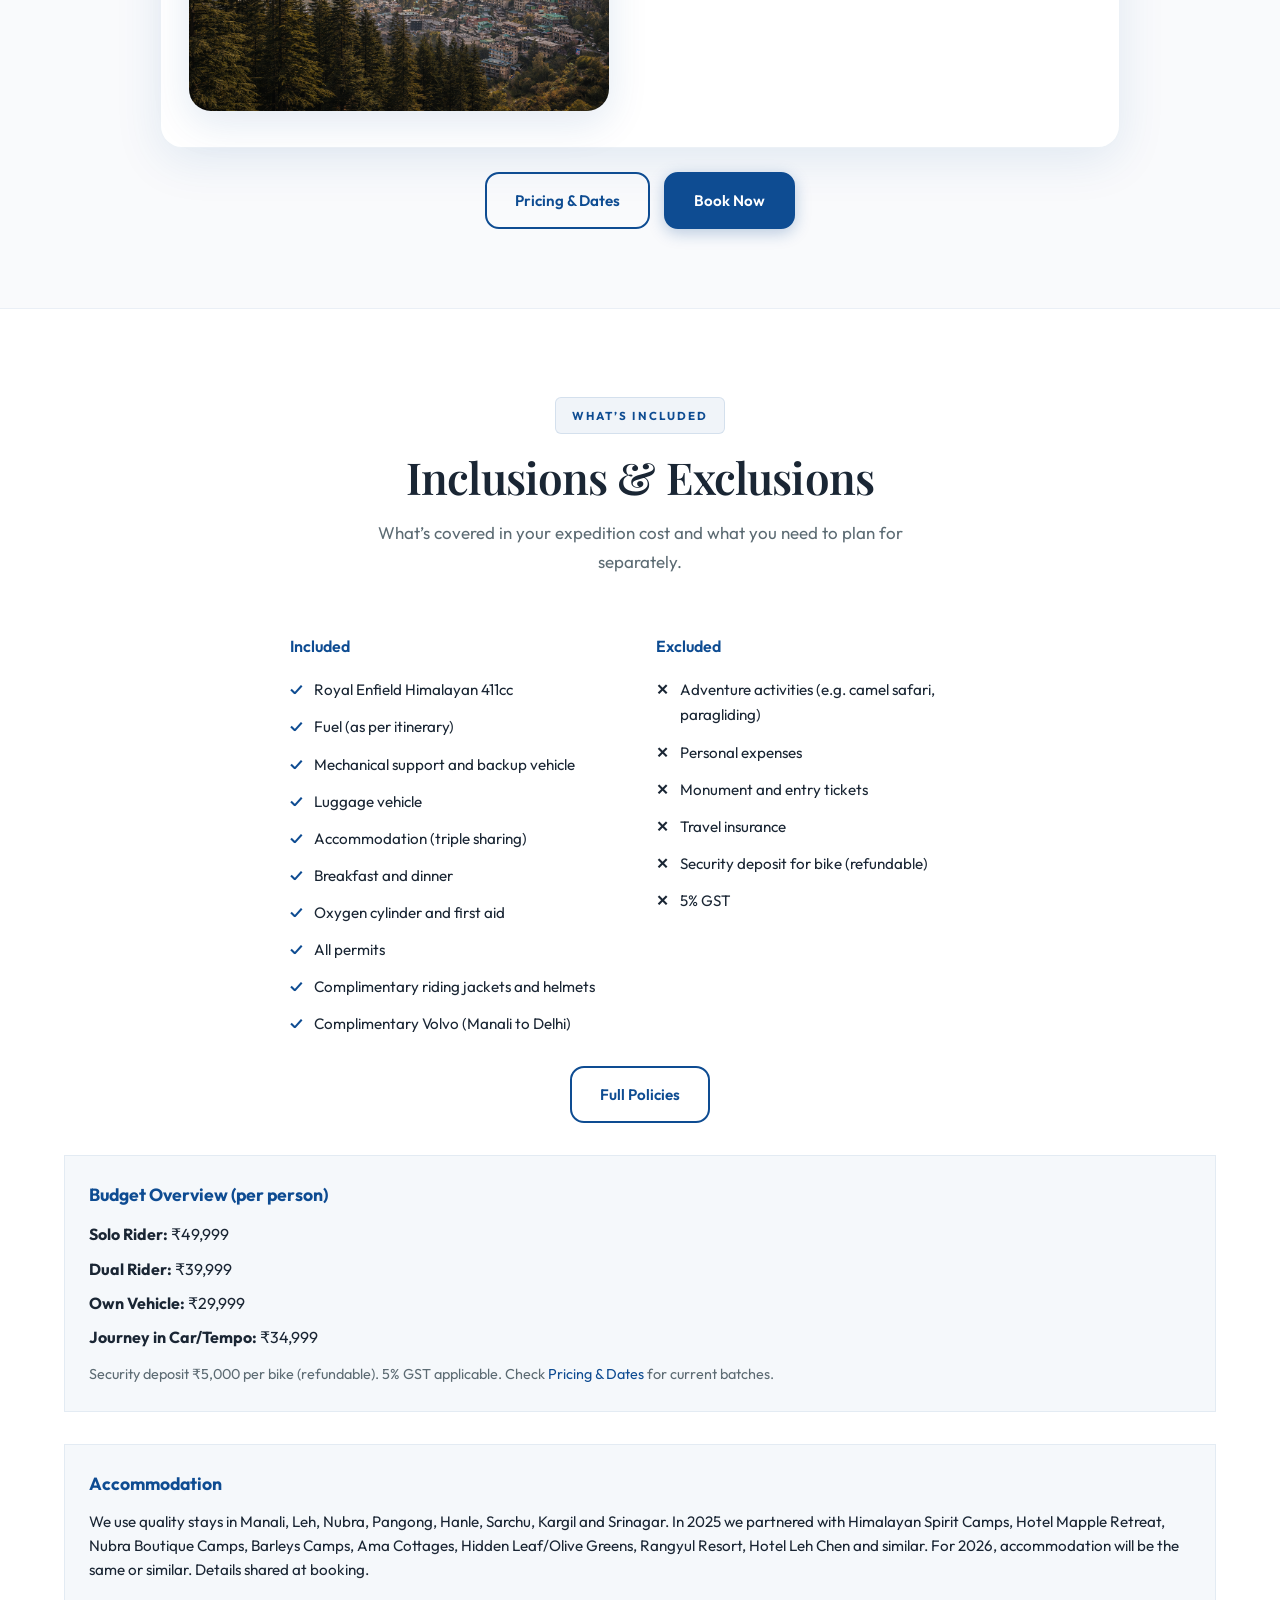
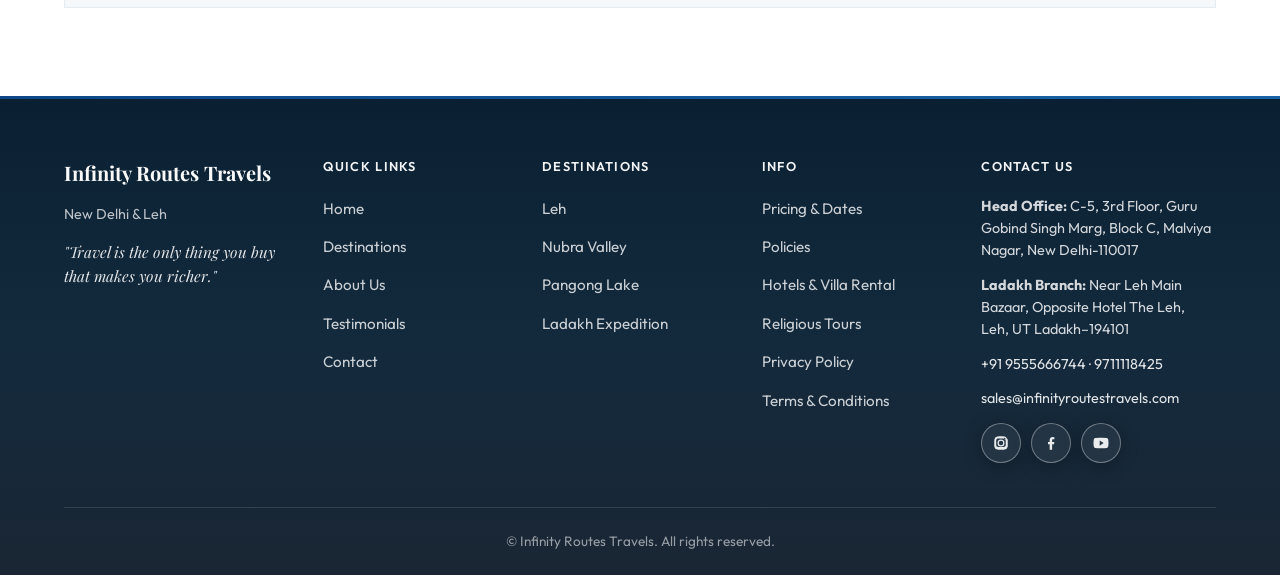
<file: expedition.html>
<!DOCTYPE html>
<html lang="en">
<head>
  <meta charset="UTF-8" />
  <meta name="viewport" content="width=device-width, initial-scale=1.0" />
  <link rel="icon" href="assets/images Ladakh 2026/logo.png" type="image/png" sizes="32x32" />
  <link rel="icon" href="assets/images Ladakh 2026/logo.png" type="image/png" sizes="16x16" />
  <link rel="apple-touch-icon" href="assets/images Ladakh 2026/favicon.png" />
  <title>Ladakh Bike Expedition 2026 | Infinity Routes Travels</title>
  <meta name="description" content="11-day Ladakh Bike Expedition – Manali to Srinagar. Khardung La, Umling La, Pangong, Hanle, Tso Moriri. Royal Enfield Himalayan, backup & permits included." />
  <link rel="preconnect" href="https://fonts.googleapis.com" />
  <link rel="preconnect" href="https://fonts.gstatic.com" crossorigin />
  <link href="https://fonts.googleapis.com/css2?family=Outfit:wght@300;400;500;600;700&family=Playfair+Display:wght@500;600;700&display=swap" rel="stylesheet" />
  <link rel="stylesheet" href="https://unpkg.com/aos@2.3.1/dist/aos.css" />
  <link rel="stylesheet" href="styles.css" />
  <link rel="stylesheet" href="assets/styles.css" />
</head>
<body>
  <header class="header">
    <nav class="nav container">
      <a href="index.html" class="logo">
        <img src="assets/images Ladakh 2026/logo.png" alt="Infinity Routes Travels" class="logo-img" onerror="this.style.display='none'; this.nextElementSibling.style.display='inline';" />
        <span class="logo-text-fallback" style="display:none;">Infinity Routes Travels</span>
      </a>
      <button class="nav-toggle" aria-label="Toggle menu"><span></span><span></span><span></span></button>
      <ul class="nav-menu">
        <li><a href="index.html">Home</a></li>
        <li><a href="about.html">About Us</a></li>
        <li><a href="attractions.html">Destinations</a></li>
        <li><a href="expedition.html" class="active">Expedition</a></li>
        <li><a href="pricing-dates.html">Pricing &amp; Dates</a></li>
        <li><a href="policies.html">Policies</a></li>
        <li><a href="hotels-villa-rental.html">Hotels &amp; Villa Rental</a></li>
        <li><a href="religious-tours.html">Religious Tours</a></li>
        <li><a href="contact.html">Contact</a></li>
      </ul>
    </nav>
  </header>

  <section class="page-hero page-hero-with-bg">
    <div class="page-hero-bg-img" style="background-image: url('assets/images Ladakh 2026/Expedition Page Hero (Different from Home).png');"></div>
    <div class="container">
      <h1 class="page-title" data-aos="fade-up" data-aos-duration="600">Ladakh Bike Expedition 2026</h1>
      <p class="page-subtitle" data-aos="fade-up" data-aos-duration="600" data-aos-delay="100">Manali to Srinagar — 11 days across the world’s highest motorable roads</p>
    </div>
  </section>
  <section class="packages section section-alt">
    <div class="container">
      <div class="section-header" data-aos="fade-up" data-aos-duration="600">
        <span class="section-tag">Discover Ladakh</span>
        <h2 class="section-title">Our Tour Packages</h2>
        <p class="section-desc">Handcrafted itineraries for every kind of traveller — serene lakes, cultural stays, and high-altitude bike expeditions.</p>
      </div>
      <div class="packages-grid">
        <article class="package-card" data-aos="fade-up" data-aos-duration="600" data-aos-delay="0">
          <div class="package-img">
            <img src="assets/images Ladakh 2026/Leh.png" alt="Leh city and mountains" />
            <span class="package-badge">Popular</span>
          </div>
          <div class="package-body">
            <h3>Leh 3N/4D Package</h3>
            <p class="package-desc">Acclimatise in Leh, explore monasteries, local markets and key viewpoints. Perfect introduction to Ladakh.</p>
            <div class="package-meta">
              <span>4 Days</span>
              <span>From ₹12,999</span>
            </div>
            <a href="contact.html" class="btn btn-outline">Enquire Now</a>
          </div>
        </article>
        <article class="package-card" data-aos="fade-up" data-aos-duration="600" data-aos-delay="80">
          <div class="package-img">
            <img src="assets/images Ladakh 2026/Nubra Valley.png" alt="Nubra Valley" />
          </div>
          <div class="package-body">
            <h3>Nubra Valley Tour</h3>
            <p class="package-desc">Drive through Khardung La, visit Diskit Monastery, Hunder sand dunes and double-humped Bactrian camels.</p>
            <div class="package-meta">
              <span>2–3 Days</span>
              <span>From ₹9,499</span>
            </div>
            <a href="contact.html" class="btn btn-outline">Enquire Now</a>
          </div>
        </article>
        <article class="package-card" data-aos="fade-up" data-aos-duration="600" data-aos-delay="160">
          <div class="package-img">
            <img src="assets/images Ladakh 2026/Pangong Lake.png" alt="Pangong Lake" />
          </div>
          <div class="package-body">
            <h3>Pangong Lake Tour</h3>
            <p class="package-desc">Witness the ever-changing blue hues of Pangong Tso at 4,350 m. A must-do Ladakh experience for every traveller.</p>
            <div class="package-meta">
              <span>2 Days</span>
              <span>From ₹7,999</span>
            </div>
            <a href="contact.html" class="btn btn-outline">Enquire Now</a>
          </div>
        </article>
        <article class="package-card" data-aos="fade-up" data-aos-duration="600" data-aos-delay="240">
          <div class="package-img">
            <img src="assets/images Ladakh 2026/Leh to Nubra (Khardung La).png" alt="Khardung La – bike adventure" />
            <span class="package-badge">Adventure</span>
          </div>
          <div class="package-body">
            <h3>Khardung La Bike Adventure</h3>
            <p class="package-desc">Ride to one of the world’s highest motorable passes. Royal Enfield Himalayan 411cc, backup vehicle and all permits included.</p>
            <div class="package-meta">
              <span>Multi-day</span>
              <span>Custom quote</span>
            </div>
            <a href="contact.html" class="btn btn-outline">Enquire Now</a>
          </div>
        </article>
      </div>
    </div>
  </section>
  <!-- Introduction -->
  <section class="section section-alt">
    <div class="container">
      <div class="section-header" data-aos="fade-up" data-aos-duration="600">
        <span class="section-tag">The Expedition</span>
        <h2 class="section-title">High-Altitude Motorcycle Adventure</h2>
      </div>
      <div class="expedition-intro">
        <p class="section-desc" style="max-width: 800px; margin: 0 auto 20px;" data-aos="fade-up" data-aos-duration="600" data-aos-delay="80">The Ladakh Bike Expedition is a high-altitude motorcycle adventure crafted for thrill seekers. Conquer some of the world’s highest motorable roads while exploring Himalayan culture, remote villages and stunning landscapes.</p>
        <div class="expedition-intro-img" data-aos="fade-up" data-aos-duration="600" data-aos-delay="160">
          <img src="assets/images Ladakh 2026/EXPEDITION INTRO IMAGE (Bikes focus).png" alt="Riders on Khardung La – Ladakh Bike Expedition" loading="lazy" />
        </div>
      </div>
    </div>
  </section>

  <!-- Destinations Covered -->
  <section class="destinations section">
    <div class="container">
      <div class="section-header" data-aos="fade-up" data-aos-duration="600">
        <span class="section-tag">Route Highlights</span>
        <h2 class="section-title">Destinations Covered</h2>
        <p class="section-desc">Key stops on the 11-day Manali–Srinagar expedition route.</p>
      </div>
      <div class="destinations-grid">
        <div class="dest-card" data-aos="fade-up" data-aos-duration="600" data-aos-delay="0"><div class="dest-card-img"><img src="assets/images Ladakh 2026/Leh.png" alt="Leh" loading="lazy" /></div><h4>Leh</h4><p>Acclimatisation and local exploration</p></div>
        <div class="dest-card" data-aos="fade-up" data-aos-duration="600" data-aos-delay="60"><div class="dest-card-img"><img src="assets/images Ladakh 2026/Leh to Nubra (Khardung La).png" alt="Khardung La" loading="lazy" /></div><h4>Khardung La</h4><p>5,359 m — among the highest motorable passes</p></div>
        <div class="dest-card" data-aos="fade-up" data-aos-duration="600" data-aos-delay="120"><div class="dest-card-img"><img src="assets/images Ladakh 2026/Nubra Valley.png" alt="Nubra Valley" loading="lazy" /></div><h4>Nubra Valley</h4><p>Sand dunes and Bactrian camels</p></div>
        <div class="dest-card" data-aos="fade-up" data-aos-duration="600" data-aos-delay="180"><div class="dest-card-img"><img src="assets/images Ladakh 2026/Pangong Lake.png" alt="Pangong Lake" loading="lazy" /></div><h4>Pangong Lake</h4><p>High-altitude lake at 4,350 m</p></div>
        <div class="dest-card" data-aos="fade-up" data-aos-duration="600" data-aos-delay="240"><div class="dest-card-img"><img src="assets/images Ladakh 2026/Hanle.png" alt="Hanle" loading="lazy" /></div><h4>Hanle</h4><p>Remote villages and dark-sky reserve</p></div>
        <div class="dest-card" data-aos="fade-up" data-aos-duration="600" data-aos-delay="300"><div class="dest-card-img"><img src="assets/images Ladakh 2026/Tso Moriri to Leh.png" alt="Tso Moriri" loading="lazy" /></div><h4>Tso Moriri</h4><p>Pristine alpine lake in Changthang</p></div>
        <div class="dest-card" data-aos="fade-up" data-aos-duration="600" data-aos-delay="360"><div class="dest-card-img"><img src="assets/images Ladakh 2026/Umling La.png" alt="Umling La" loading="lazy" /></div><h4>Umling La</h4><p>World’s highest motorable road</p></div>
      </div>
    </div>
  </section>

  <!-- Route Plan Timeline -->
  <section class="section section-alt">
    <div class="container">
      <div class="section-header" data-aos="fade-up" data-aos-duration="600">
        <span class="section-tag">Route Plan</span>
        <h2 class="section-title">11-Day Journey</h2>
        <p class="section-desc">Full route from Manali to Srinagar with multiple departure dates.</p>
      </div>
      <div class="route-plan-bar" data-aos="fade-up" data-aos-duration="600" data-aos-delay="100">
        <p class="route-plan-route">Manali → Sarchu → Leh → Nubra → Pangong → Hanle → Tso Moriri → Leh → Kargil → Srinagar</p>
        <p class="route-plan-dates">Multiple departure dates (May – September 2026). Check <a href="pricing-dates.html">Pricing &amp; Dates</a> for availability.</p>
      </div>
    </div>
  </section>

  <!-- Animated Road Timeline: bike moves day to day -->
  <section id="itinerary" class="journey-section section">
    <div class="container">
      <span class="section-tag" data-aos="fade-up" data-aos-duration="600">Day by Day</span>
      <h2 class="section-title" data-aos="fade-up" data-aos-duration="600" data-aos-delay="60">11 Day Ride Across Himalayas</h2>
      <p class="journey-hint" data-aos="fade-up" data-aos-duration="600" data-aos-delay="120">Click any day — the bike moves along the route and that day’s details appear below.</p>

      <div class="road-wrapper" data-aos="fade-up" data-aos-duration="600" data-aos-delay="180">
        <div class="road-line"></div>
        <div class="bike" id="journey-bike" aria-hidden="true">🏍</div>
        <div class="road-markers">
          <button type="button" class="day-marker active" data-day="0" aria-pressed="true">Day 1</button>
          <button type="button" class="day-marker" data-day="1">Day 2</button>
          <button type="button" class="day-marker" data-day="2">Day 3</button>
          <button type="button" class="day-marker" data-day="3">Day 4</button>
          <button type="button" class="day-marker" data-day="4">Day 5</button>
          <button type="button" class="day-marker" data-day="5">Day 6</button>
          <button type="button" class="day-marker" data-day="6">Day 7</button>
          <button type="button" class="day-marker" data-day="7">Day 8</button>
          <button type="button" class="day-marker" data-day="8">Day 9</button>
          <button type="button" class="day-marker" data-day="9">Day 10</button>
          <button type="button" class="day-marker" data-day="10">Day 11</button>
        </div>
      </div>

      <div class="day-content" id="journey-day-content" data-aos="fade-up" data-aos-duration="600" data-aos-delay="240">
        <div class="day-content-inner day-content-fade">
          <div class="day-content-img" id="journey-day-img">
            <img src="assets/images Ladakh 2026/Manali Arrival.png" alt="Day 1 – Manali" id="journey-day-img-src" />
          </div>
          <div class="day-content-text">
            <h3 class="day-content-title" id="journey-day-title">Day 1 – Manali Arrival</h3>
            <p class="day-content-desc" id="journey-day-desc">Check in at the hotel, freshen up and explore Manali at your own pace. In the evening, gather for a briefing by our tour captain on do’s and don’ts and key information for a safe, memorable trip.</p>
            <p class="day-content-stay" id="journey-day-stay"><strong>Overnight:</strong> Hotel at Manali</p>
          </div>
        </div>
      </div>

      <div class="section-cta-btns" data-aos="fade-up" data-aos-duration="600" data-aos-delay="300">
        <a href="pricing-dates.html" class="btn btn-outline">Pricing & Dates</a>
        <a href="contact.html" class="btn btn-primary">Book Now</a>
      </div>
    </div>
  </section>

  <!-- Inclusions & Exclusions preview -->
  <section class="section section-alt">
    <div class="container">
      <div class="section-header" data-aos="fade-up" data-aos-duration="600">
        <span class="section-tag">What’s Included</span>
        <h2 class="section-title">Inclusions &amp; Exclusions</h2>
        <p class="section-desc">What’s covered in your expedition cost and what you need to plan for separately.</p>
      </div>
      <div class="two-col-lists">
        <div class="col-list" data-aos="fade-up" data-aos-duration="600" data-aos-delay="80">
          <h4>Included</h4>
          <ul>
            <li>Royal Enfield Himalayan 411cc</li>
            <li>Fuel (as per itinerary)</li>
            <li>Mechanical support and backup vehicle</li>
            <li>Luggage vehicle</li>
            <li>Accommodation (triple sharing)</li>
            <li>Breakfast and dinner</li>
            <li>Oxygen cylinder and first aid</li>
            <li>All permits</li>
            <li>Complimentary riding jackets and helmets</li>
            <li>Complimentary Volvo (Manali to Delhi)</li>
          </ul>
        </div>
        <div class="col-list" data-aos="fade-up" data-aos-duration="600" data-aos-delay="160">
          <h4>Excluded</h4>
          <ul>
            <li>Adventure activities (e.g. camel safari, paragliding)</li>
            <li>Personal expenses</li>
            <li>Monument and entry tickets</li>
            <li>Travel insurance</li>
            <li>Security deposit for bike (refundable)</li>
            <li>5% GST</li>
          </ul>
        </div>
      </div>
      <p class="section-cta" data-aos="fade-up" data-aos-duration="600" data-aos-delay="240"><a href="policies.html" class="btn btn-outline">Full Policies</a></p>
      <div class="budget-overview" data-aos="fade-up" data-aos-duration="600" data-aos-delay="200">
        <h4>Budget Overview (per person)</h4>
        <ul class="budget-list">
          <li><strong>Solo Rider:</strong> ₹49,999</li>
          <li><strong>Dual Rider:</strong> ₹39,999</li>
          <li><strong>Own Vehicle:</strong> ₹29,999</li>
          <li><strong>Journey in Car/Tempo:</strong> ₹34,999</li>
        </ul>
        <p class="budget-note">Security deposit ₹5,000 per bike (refundable). 5% GST applicable. Check <a href="pricing-dates.html">Pricing &amp; Dates</a> for current batches.</p>
      </div>
      <div class="accommodation-note" data-aos="fade-up" data-aos-duration="600" data-aos-delay="220">
        <h4>Accommodation</h4>
        <p>We use quality stays in Manali, Leh, Nubra, Pangong, Hanle, Sarchu, Kargil and Srinagar. In 2025 we partnered with Himalayan Spirit Camps, Hotel Mapple Retreat, Nubra Boutique Camps, Barleys Camps, Ama Cottages, Hidden Leaf/Olive Greens, Rangyul Resort, Hotel Leh Chen and similar. For 2026, accommodation will be the same or similar. Details shared at booking.</p>
      </div>
    </div>
  </section>

  <!-- Footer -->
  <footer class="footer">
    <div class="container">
      <div class="footer-grid">
        <div class="footer-brand">
          <a href="index.html" class="footer-brand-name">Infinity Routes Travels</a>
          <p class="footer-location">New Delhi & Leh</p>
          <p class="footer-quote">"Travel is the only thing you buy that makes you richer."</p>
        </div>
        <div class="footer-links">
          <h4>Quick Links</h4>
          <ul>
            <li><a href="index.html">Home</a></li>
            <li><a href="attractions.html">Destinations</a></li>
            <li><a href="about.html">About Us</a></li>
            <li><a href="index.html#testimonials">Testimonials</a></li>
            <li><a href="contact.html">Contact</a></li>
          </ul>
        </div>
        <div class="footer-links">
          <h4>Destinations</h4>
          <ul>
            <li><a href="leh.html">Leh</a></li>
            <li><a href="nubra-valley.html">Nubra Valley</a></li>
            <li><a href="pangong-lake.html">Pangong Lake</a></li>
            <li><a href="expedition.html">Ladakh Expedition</a></li>
          </ul>
        </div>
        <div class="footer-links">
          <h4>Info</h4>
          <ul>
            <li><a href="pricing-dates.html">Pricing &amp; Dates</a></li>
            <li><a href="policies.html">Policies</a></li>
            <li><a href="hotels-villa-rental.html">Hotels &amp; Villa Rental</a></li>
            <li><a href="religious-tours.html">Religious Tours</a></li>
            <li><a href="privacy-policy.html">Privacy Policy</a></li>
            <li><a href="terms-and-conditions.html">Terms &amp; Conditions</a></li>
          </ul>
        </div>
        <div class="footer-contact">
          <h4>Contact Us</h4>
          <p><strong>Head Office:</strong> C-5, 3rd Floor, Guru Gobind Singh Marg, Block C, Malviya Nagar, New Delhi-110017</p>
          <p><strong>Ladakh Branch:</strong> Near Leh Main Bazaar, Opposite Hotel The Leh, Leh, UT Ladakh–194101</p>
          <p><a href="tel:+919555666744">+91 9555666744</a> · <a href="tel:+919711118425">9711118425</a></p>
          <p><a href="mailto:sales@infinityroutestravels.com">sales@infinityroutestravels.com</a></p>
          <div class="footer-social">
            <a href="https://instagram.com/infinityroutes" target="_blank" rel="noopener" aria-label="Instagram @infinityroutes">
              <span class="sr-only">Instagram</span>
              <svg viewBox="0 0 24 24" aria-hidden="true">
                <path d="M12 7.3A4.7 4.7 0 1 0 16.7 12 4.71 4.71 0 0 0 12 7.3Zm0 7.7A3 3 0 1 1 15 12a3 3 0 0 1-3 3Zm4.85-7.9a1.1 1.1 0 1 1 1.1-1.1 1.1 1.1 0 0 1-1.1 1.1Zm2.9-1.12A4.58 4.58 0 0 0 17.06 3.2 20.86 20.86 0 0 0 12 3h-.07a20.86 20.86 0 0 0-5.06.2A4.58 4.58 0 0 0 3.25 6.98 20.86 20.86 0 0 0 3 12a20.86 20.86 0 0 0 .2 5.06 4.58 4.58 0 0 0 3.72 3.72A20.86 20.86 0 0 0 11.93 21h.14a20.86 20.86 0 0 0 5.06-.2 4.58 4.58 0 0 0 3.72-3.72A20.86 20.86 0 0 0 21 12a20.86 20.86 0 0 0-.2-5.02Zm-1.8 9.54a2.78 2.78 0 0 1-1.57 1.57 18.9 18.9 0 0 1-4.46.18h-.12a18.9 18.9 0 0 1-4.46-.18 2.78 2.78 0 0 1-1.57-1.57 18.9 18.9 0 0 1-.18-4.46V12a18.9 18.9 0 0 1 .18-4.46 2.78 2.78 0 0 1 1.57-1.57A18.9 18.9 0 0 1 11.93 6h.14a18.9 18.9 0 0 1 4.46.18 2.78 2.78 0 0 1 1.57 1.57A18.9 18.9 0 0 1 18.3 12a18.9 18.9 0 0 1-.18 4.46Z"/>
              </svg>
            </a>
            <a href="https://facebook.com/infinityroutestravels" target="_blank" rel="noopener" aria-label="Facebook">
              <span class="sr-only">Facebook</span>
              <svg viewBox="0 0 24 24" aria-hidden="true">
                <path d="M13.5 21v-7.25H16l.4-3h-2.9V8.4c0-.86.29-1.5 1.57-1.5H16.5V4.2A21.4 21.4 0 0 0 14.3 4c-2.42 0-4.08 1.48-4.08 4.2v2.55H8v3h2.22V21Z"/>
              </svg>
            </a>
            <a href="https://youtube.com/@infinityroutestravels" target="_blank" rel="noopener" aria-label="YouTube">
              <span class="sr-only">YouTube</span>
              <svg viewBox="0 0 24 24" aria-hidden="true">
                <path d="M21.6 7.2a2.58 2.58 0 0 0-1.82-1.82A53.34 53.34 0 0 0 12 5a53.34 53.34 0 0 0-7.78.38A2.58 2.58 0 0 0 2.4 7.2 27.2 27.2 0 0 0 2 12a27.2 27.2 0 0 0 .4 4.8 2.58 2.58 0 0 0 1.82 1.82A53.34 53.34 0 0 0 12 19a53.34 53.34 0 0 0 7.78-.38 2.58 2.58 0 0 0 1.82-1.82A27.2 27.2 0 0 0 22 12a27.2 27.2 0 0 0-.4-4.8ZM10.25 15.5v-7L15.5 12Z"/>
              </svg>
            </a>
          </div>
        </div>
      </div>
      <div class="footer-bottom">
        <p class="footer-copy">&copy; Infinity Routes Travels. All rights reserved.</p>
      </div>
    </div>
  </footer>

  <a href="https://wa.me/919555666744?text=Hi%2C%20I%20am%20interested%20in%20Ladakh%20Bike%20Expedition%202026." target="_blank" rel="noopener" class="whatsapp-float" aria-label="Chat on WhatsApp">
    <svg class="whatsapp-float-icon" viewBox="0 0 24 24" fill="currentColor"><path d="M17.472 14.382c-.297-.149-1.758-.867-2.03-.967-.273-.099-.471-.148-.67.15-.197.297-.767.966-.94 1.164-.173.199-.347.223-.644.075-.297-.15-1.255-.463-2.39-1.475-.883-.788-1.48-1.761-1.653-2.059-.173-.297-.018-.458.13-.606.134-.133.298-.347.446-.52.149-.174.198-.298.298-.497.099-.198.05-.371-.025-.52-.075-.149-.669-1.612-.916-2.207-.242-.579-.487-.5-.669-.51-.173-.008-.371-.01-.57-.01-.198 0-.52.074-.792.372-.272.297-1.04 1.016-1.04 2.479 0 1.462 1.065 2.875 1.213 3.074.149.198 2.096 3.2 5.077 4.487.709.306 1.262.489 1.694.625.712.227 1.36.195 1.871.118.571-.085 1.758-.719 2.006-1.413.248-.694.248-1.289.173-1.413-.074-.124-.272-.198-.57-.347m-5.421 7.403h-.004a9.87 9.87 0 01-5.031-1.378l-.361-.214-3.741.982.998-3.648-.235-.374a9.86 9.86 0 01-1.51-5.26c.001-5.45 4.436-9.884 9.888-9.884 2.64 0 5.122 1.03 6.988 2.898a9.825 9.825 0 012.893 6.994c-.003 5.45-4.437 9.884-9.885 9.884m8.413-18.297A11.815 11.815 0 0012.05 0C5.495 0 .16 5.335.157 11.892c0 2.096.547 4.142 1.588 5.945L.057 24l6.305-1.654a11.882 11.882 0 005.683 1.448h.005c6.554 0 11.89-5.335 11.893-11.893a11.821 11.821 0 00-3.48-8.413z"/></svg>
    <span class="whatsapp-float-text">Chat on WhatsApp</span>
  </a>

  <script src="https://unpkg.com/aos@2.3.1/dist/aos.js"></script>
  <script>AOS.init({ once: true, duration: 600, offset: 60 });</script>
  <script src="assets/script.js"></script>
  <script>
  (function() {
    var dayData = [
      { title: 'Day 1 – Manali Arrival', desc: 'Check in at the hotel, freshen up and explore Manali at your own pace. In the evening, gather for a briefing by our tour captain on do\'s and don\'ts and key information for a safe, memorable trip.', stay: 'Hotel at Manali', img: 'assets/images Ladakh 2026/Manali Arrival.png' },
      { title: 'Day 2 – Manali to Sarchu', desc: 'After breakfast we head to Sarchu — a key stretch of the Manali–Leh Highway. We cross the <strong>Atal Tunnel</strong> and climb toward <strong>Baralacha La</strong> (4,890 m). After Baralacha La, the road descends toward Sarchu (4,290 m).', stay: 'Sarchu', img: 'assets/images Ladakh 2026/Manali to Sarchu.png' },
      { title: 'Day 3 – Sarchu to Leh', desc: 'From Sarchu we pass <strong>Gata Loops</strong> (21 hairpin bends), <strong>Nakee La</strong> (4,740 m), <strong>Lachulung La</strong> (5,059 m), reach Pang, then cross <strong>Moore Plains</strong> and <strong>Tanglang La</strong> before reaching Leh in the evening.', stay: 'Hotel at Leh', img: 'assets/images Ladakh 2026/Sarchu to Leh.png' },
      { title: 'Day 4 – Leh to Nubra', desc: 'Drive through <strong>Khardung La</strong> (~5,359 m). Visit <strong>Diskit Monastery</strong>. In the evening we reach <strong>Hunder</strong>. After check-in you can visit Hunder and take a camel safari at your own.', stay: 'Campsite at Hunder / Nubra', img: 'assets/images Ladakh 2026/Leh to Nubra (Khardung La).png' },
      { title: 'Day 5 – Nubra to Pangong', desc: 'Start early via the <strong>Shyok River</strong> route. Arrive at <strong>Pangong Tso</strong>, the famous high-altitude lake. Spend the evening by the lake and unwind at your lakeside camp.', stay: 'Cottages near Pangong Lake', img: 'assets/images Ladakh 2026/Nubra to Pangong.png' },
      { title: 'Day 6 – Pangong to Hanle', desc: 'Ride through the <strong>Changthang</strong> region, lunch at <strong>Rizang La</strong> war memorial in Chushul, then ride toward <strong>Hanle</strong>. En route explore the raw beauty of the mountains and spot kiang (mountain donkeys).', stay: 'Guesthouse / homestay at Hanle', img: 'assets/images Ladakh 2026/Pangong to Hanle.png' },
      { title: 'Day 7 – Hanle to Tso Moriri', desc: 'Start early from Hanle toward Tso Moriri via <strong>Umling La Pass</strong> — the world\'s highest motorable road. Spend time at Umling La, then continue to <strong>Tso Moriri</strong>, a breathtaking alpine lake in the Changthang Plateau.', stay: 'Tso Moriri', img: 'assets/images Ladakh 2026/Hanle to Tso Moriri (Umling La).png' },
      { title: 'Day 8 – Tso Moriri to Leh', desc: 'Leave early from Tso Moriri to Leh. En route explore <strong>Chumathang</strong> (hot springs), lunch at <strong>Upshi</strong>. Visit <strong>Rancho School</strong> and <strong>Thiksey Monastery</strong>. Reach Leh in the evening.', stay: 'Hotel at Leh', img: 'assets/images Ladakh 2026/Tso Moriri to Leh.png' },
      { title: 'Day 9 – Leh to Kargil', desc: 'After breakfast we set out for Kargil. Stunning views of the <strong>Moon Landscape</strong> near <strong>Lamayuru Monastery</strong>. We witness the confluence of Zanskar and Indus at <strong>Sangam</strong>. En route visit <strong>Magnetic Hill</strong>, <strong>Pathar Sahib Gurudwara</strong> and the <strong>Hall of Fame</strong> museum.', stay: 'Hotel at Kargil', img: 'assets/images Ladakh 2026/Leh to Kargil.png' },
      { title: 'Day 10 – Kargil to Srinagar', desc: 'We visit the <strong>Kargil War Memorial</strong> and <strong>Mulbekh Monastery</strong> (statue of Chamba / Maitreya Buddha). Arrive in Srinagar for dinner at the hotel.', stay: 'Hotel at Srinagar', img: 'assets/images Ladakh 2026/Kargil to Srinagar.png' },
      { title: 'Day 11 – Departure', desc: 'After breakfast, check out from the hotel. Our team will ensure your smooth transfer to the airport for your onward journey. Take with you the thrill of adventure and unforgettable memories.', stay: '', img: 'assets/images Ladakh 2026/Departure (Srinagar).png' }
    ];
    var markers = document.querySelectorAll('.journey-section .day-marker');
    var bike = document.getElementById('journey-bike');
    var titleEl = document.getElementById('journey-day-title');
    var descEl = document.getElementById('journey-day-desc');
    var stayEl = document.getElementById('journey-day-stay');
    var imgEl = document.getElementById('journey-day-img-src');
    var imgWrap = document.getElementById('journey-day-img');
    var contentInner = document.querySelector('.day-content-inner');
    if (!markers.length || !bike) return;
    function goToDay(index) {
      index = Math.max(0, Math.min(index, 10));
      markers.forEach(function(m, i) {
        m.classList.toggle('active', i === index);
        m.setAttribute('aria-pressed', i === index);
      });
      bike.style.left = (index / 10) * 100 + '%';
      var d = dayData[index];
      titleEl.textContent = d.title;
      descEl.innerHTML = d.desc;
      if (d.stay) {
        stayEl.innerHTML = '<strong>Overnight:</strong> ' + d.stay;
        stayEl.style.display = '';
      } else {
        stayEl.style.display = 'none';
      }
      if (d.img && imgEl) {
        imgEl.src = d.img;
        imgEl.alt = d.title;
        imgWrap.style.display = '';
      } else {
        imgWrap.style.display = 'none';
      }
      contentInner.classList.remove('day-content-fade');
      contentInner.offsetHeight;
      contentInner.classList.add('day-content-fade');
    }
    markers.forEach(function(marker, index) {
      marker.addEventListener('click', function() { goToDay(index); });
    });
    goToDay(0);
  })();
  </script>
</body>
</html>
</file>
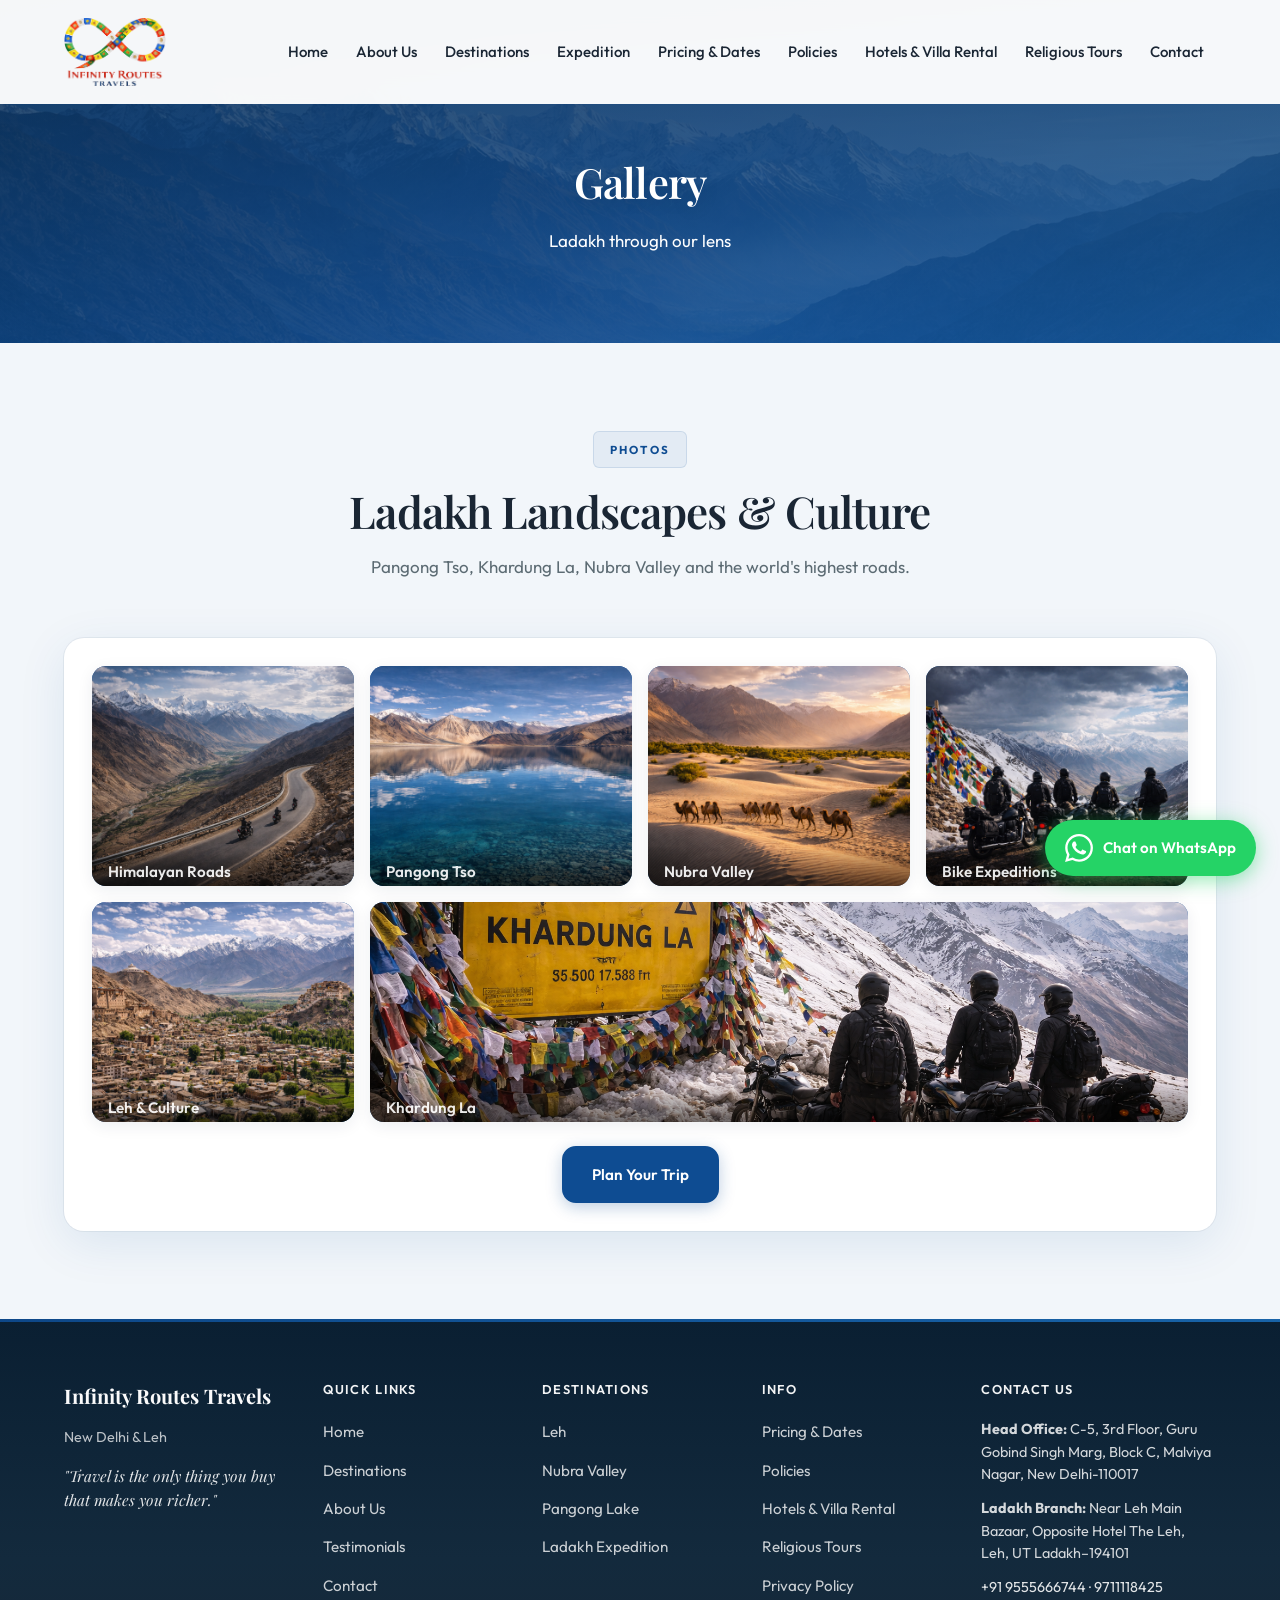
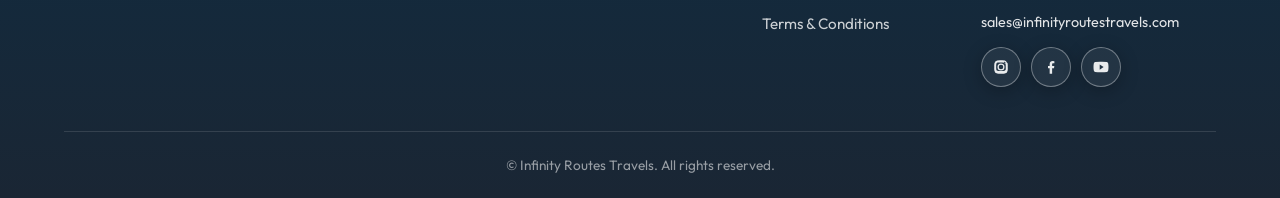
<file: gallery.html>
<!DOCTYPE html>
<html lang="en">
<head>
  <meta charset="UTF-8" />
  <meta name="viewport" content="width=device-width, initial-scale=1.0" />
  <link rel="icon" href="assets/images Ladakh 2026/logo.png" type="image/png" sizes="32x32" />
  <link rel="icon" href="assets/images Ladakh 2026/logo.png" type="image/png" sizes="16x16" />
  <link rel="apple-touch-icon" href="assets/images Ladakh 2026/logo.png" />
  <title>Gallery | Infinity Routes Travels</title>
  <link rel="preconnect" href="https://fonts.googleapis.com" />
  <link rel="preconnect" href="https://fonts.gstatic.com" crossorigin />
  <link href="https://fonts.googleapis.com/css2?family=Outfit:wght@300;400;500;600;700&family=Playfair+Display:wght@500;600;700&display=swap" rel="stylesheet" />
  <link rel="stylesheet" href="styles.css" />
  <link rel="stylesheet" href="assets/styles.css" />
</head>
<body>
  <header class="header">
    <nav class="nav container">
      <a href="index.html" class="logo">
        <img src="assets/images Ladakh 2026/logo.png" alt="Infinity Routes Travels" class="logo-img" onerror="this.style.display='none'; this.nextElementSibling.style.display='inline';" />
        <span class="logo-text-fallback" style="display:none;">Infinity Routes Travels</span>
      </a>
      <button class="nav-toggle" aria-label="Toggle menu">
        <span></span><span></span><span></span>
      </button>
      <ul class="nav-menu">
        <li><a href="index.html">Home</a></li>
        <li><a href="about.html">About Us</a></li>
        <li><a href="attractions.html">Destinations</a></li>
        <li><a href="expedition.html">Expedition</a></li>
        <li><a href="pricing-dates.html">Pricing &amp; Dates</a></li>
        <li><a href="policies.html">Policies</a></li>
        <li><a href="hotels-villa-rental.html">Hotels &amp; Villa Rental</a></li>
        <li><a href="religious-tours.html">Religious Tours</a></li>
        <li><a href="contact.html">Contact</a></li>
      </ul>
    </nav>
  </header>

  <section class="page-hero page-hero-with-bg">
    <div class="page-hero-bg-img" style="background-image: url('assets/images Ladakh 2026/INNER PAGE HERO.png');"></div>
    <div class="container">
      <h1 class="page-title">Gallery</h1>
      <p class="page-subtitle">Ladakh through our lens</p>
    </div>
  </section>

  <section class="gallery section">
    <div class="container">
      <div class="section-header">
        <span class="section-tag">Photos</span>
        <h2 class="section-title">Ladakh Landscapes & Culture</h2>
        <p class="section-desc">Pangong Tso, Khardung La, Nubra Valley and the world's highest roads.</p>
      </div>
      <div class="gallery-page-card">
        <div class="gallery-grid gallery-grid-page">
          <div class="gallery-item">
            <img src="assets/images Ladakh 2026/Strong Home Hero (Adventure Focused).png" alt="Mountain valley with winding road – Ladakh highway" loading="lazy" />
            <span class="gallery-caption">Himalayan Roads</span>
          </div>
          <div class="gallery-item">
            <img src="assets/images Ladakh 2026/Pangong Lake.png" alt="Pangong Tso – turquoise high-altitude lake, Ladakh" loading="lazy" />
            <span class="gallery-caption">Pangong Tso</span>
          </div>
          <div class="gallery-item">
            <img src="assets/images Ladakh 2026/Nubra Valley.png" alt="Nubra Valley – sand dunes and Bactrian camels" loading="lazy" />
            <span class="gallery-caption">Nubra Valley</span>
          </div>
          <div class="gallery-item">
            <img src="assets/images Ladakh 2026/EXPEDITION INTRO IMAGE (Bikes focus).png" alt="Ladakh bike expedition – riders at high pass with prayer flags" loading="lazy" />
            <span class="gallery-caption">Bike Expeditions</span>
          </div>
          <div class="gallery-item">
            <img src="assets/images Ladakh 2026/Leh.png" alt="Leh – traditional Ladakhi town and monasteries" loading="lazy" />
            <span class="gallery-caption">Leh &amp; Culture</span>
          </div>
          <div class="gallery-item gallery-item-span-3">
            <img src="assets/images Ladakh 2026/Leh to Nubra (Khardung La).png" alt="Khardung La – world’s highest motorable pass, Ladakh" loading="lazy" />
            <span class="gallery-caption">Khardung La</span>
          </div>
        </div>
        <p class="gallery-page-cta"><a href="contact.html" class="btn btn-primary">Plan Your Trip</a></p>
      </div>
    </div>
  </section>

  <footer class="footer">
    <div class="container">
      <div class="footer-grid">
        <div class="footer-brand">
          <a href="index.html" class="footer-brand-name">Infinity Routes Travels</a>
          <p class="footer-location">New Delhi & Leh</p>
          <p class="footer-quote">"Travel is the only thing you buy that makes you richer."</p>
        </div>
        <div class="footer-links">
          <h4>Quick Links</h4>
          <ul>
            <li><a href="index.html">Home</a></li>
            <li><a href="attractions.html">Destinations</a></li>
            <li><a href="about.html">About Us</a></li>
            <li><a href="index.html#testimonials">Testimonials</a></li>
            <li><a href="contact.html">Contact</a></li>
          </ul>
        </div>
        <div class="footer-links">
          <h4>Destinations</h4>
          <ul>
            <li><a href="leh.html">Leh</a></li>
            <li><a href="nubra-valley.html">Nubra Valley</a></li>
            <li><a href="pangong-lake.html">Pangong Lake</a></li>
            <li><a href="expedition.html">Ladakh Expedition</a></li>
          </ul>
        </div>
        <div class="footer-links">
          <h4>Info</h4>
          <ul>
            <li><a href="pricing-dates.html">Pricing &amp; Dates</a></li>
            <li><a href="policies.html">Policies</a></li>
            <li><a href="hotels-villa-rental.html">Hotels &amp; Villa Rental</a></li>
            <li><a href="religious-tours.html">Religious Tours</a></li>
            <li><a href="privacy-policy.html">Privacy Policy</a></li>
            <li><a href="terms-and-conditions.html">Terms &amp; Conditions</a></li>
          </ul>
        </div>
        <div class="footer-contact">
          <h4>Contact Us</h4>
          <p><strong>Head Office:</strong> C-5, 3rd Floor, Guru Gobind Singh Marg, Block C, Malviya Nagar, New Delhi-110017</p>
          <p><strong>Ladakh Branch:</strong> Near Leh Main Bazaar, Opposite Hotel The Leh, Leh, UT Ladakh–194101</p>
          <p><a href="tel:+919555666744">+91 9555666744</a> · <a href="tel:+919711118425">9711118425</a></p>
          <p><a href="mailto:sales@infinityroutestravels.com">sales@infinityroutestravels.com</a></p>
          <div class="footer-social">
            <a href="https://instagram.com/infinityroutes" target="_blank" rel="noopener" aria-label="Instagram @infinityroutes">
              <span class="sr-only">Instagram</span>
              <svg viewBox="0 0 24 24" aria-hidden="true">
                <path d="M12 7.3A4.7 4.7 0 1 0 16.7 12 4.71 4.71 0 0 0 12 7.3Zm0 7.7A3 3 0 1 1 15 12a3 3 0 0 1-3 3Zm4.85-7.9a1.1 1.1 0 1 1 1.1-1.1 1.1 1.1 0 0 1-1.1 1.1Zm2.9-1.12A4.58 4.58 0 0 0 17.06 3.2 20.86 20.86 0 0 0 12 3h-.07a20.86 20.86 0 0 0-5.06.2A4.58 4.58 0 0 0 3.25 6.98 20.86 20.86 0 0 0 3 12a20.86 20.86 0 0 0 .2 5.06 4.58 4.58 0 0 0 3.72 3.72A20.86 20.86 0 0 0 11.93 21h.14a20.86 20.86 0 0 0 5.06-.2 4.58 4.58 0 0 0 3.72-3.72A20.86 20.86 0 0 0 21 12a20.86 20.86 0 0 0-.2-5.02Zm-1.8 9.54a2.78 2.78 0 0 1-1.57 1.57 18.9 18.9 0 0 1-4.46.18h-.12a18.9 18.9 0 0 1-4.46-.18 2.78 2.78 0 0 1-1.57-1.57 18.9 18.9 0 0 1-.18-4.46V12a18.9 18.9 0 0 1 .18-4.46 2.78 2.78 0 0 1 1.57-1.57A18.9 18.9 0 0 1 11.93 6h.14a18.9 18.9 0 0 1 4.46.18 2.78 2.78 0 0 1 1.57 1.57A18.9 18.9 0 0 1 18.3 12a18.9 18.9 0 0 1-.18 4.46Z"/>
              </svg>
            </a>
            <a href="https://facebook.com/infinityroutestravels" target="_blank" rel="noopener" aria-label="Facebook">
              <span class="sr-only">Facebook</span>
              <svg viewBox="0 0 24 24" aria-hidden="true">
                <path d="M13.5 21v-7.25H16l.4-3h-2.9V8.4c0-.86.29-1.5 1.57-1.5H16.5V4.2A21.4 21.4 0 0 0 14.3 4c-2.42 0-4.08 1.48-4.08 4.2v2.55H8v3h2.22V21Z"/>
              </svg>
            </a>
            <a href="https://youtube.com/@infinityroutestravels" target="_blank" rel="noopener" aria-label="YouTube">
              <span class="sr-only">YouTube</span>
              <svg viewBox="0 0 24 24" aria-hidden="true">
                <path d="M21.6 7.2a2.58 2.58 0 0 0-1.82-1.82A53.34 53.34 0 0 0 12 5a53.34 53.34 0 0 0-7.78.38A2.58 2.58 0 0 0 2.4 7.2 27.2 27.2 0 0 0 2 12a27.2 27.2 0 0 0 .4 4.8 2.58 2.58 0 0 0 1.82 1.82A53.34 53.34 0 0 0 12 19a53.34 53.34 0 0 0 7.78-.38 2.58 2.58 0 0 0 1.82-1.82A27.2 27.2 0 0 0 22 12a27.2 27.2 0 0 0-.4-4.8ZM10.25 15.5v-7L15.5 12Z"/>
              </svg>
            </a>
          </div>
        </div>
      </div>
      <div class="footer-bottom">
        <p class="footer-copy">&copy; Infinity Routes Travels. All rights reserved.</p>
      </div>
    </div>
  </footer>
  <a href="https://wa.me/919555666744?text=Hi%2C%20I%20would%20like%20to%20enquire%20about%20tour%20packages%20(Uttarakhand%2C%20Himachal%20or%20Ladakh)." target="_blank" rel="noopener" class="whatsapp-float" aria-label="Chat on WhatsApp">
    <svg class="whatsapp-float-icon" viewBox="0 0 24 24" fill="currentColor"><path d="M17.472 14.382c-.297-.149-1.758-.867-2.03-.967-.273-.099-.471-.148-.67.15-.197.297-.767.966-.94 1.164-.173.199-.347.223-.644.075-.297-.15-1.255-.463-2.39-1.475-.883-.788-1.48-1.761-1.653-2.059-.173-.297-.018-.458.13-.606.134-.133.298-.347.446-.52.149-.174.198-.298.298-.497.099-.198.05-.371-.025-.52-.075-.149-.669-1.612-.916-2.207-.242-.579-.487-.5-.669-.51-.173-.008-.371-.01-.57-.01-.198 0-.52.074-.792.372-.272.297-1.04 1.016-1.04 2.479 0 1.462 1.065 2.875 1.213 3.074.149.198 2.096 3.2 5.077 4.487.709.306 1.262.489 1.694.625.712.227 1.36.195 1.871.118.571-.085 1.758-.719 2.006-1.413.248-.694.248-1.289.173-1.413-.074-.124-.272-.198-.57-.347m-5.421 7.403h-.004a9.87 9.87 0 01-5.031-1.378l-.361-.214-3.741.982.998-3.648-.235-.374a9.86 9.86 0 01-1.51-5.26c.001-5.45 4.436-9.884 9.888-9.884 2.64 0 5.122 1.03 6.988 2.898a9.825 9.825 0 012.893 6.994c-.003 5.45-4.437 9.884-9.885 9.884m8.413-18.297A11.815 11.815 0 0012.05 0C5.495 0 .16 5.335.157 11.892c0 2.096.547 4.142 1.588 5.945L.057 24l6.305-1.654a11.882 11.882 0 005.683 1.448h.005c6.554 0 11.89-5.335 11.893-11.893a11.821 11.821 0 00-3.48-8.413z"/></svg>
    <span class="whatsapp-float-text">Chat on WhatsApp</span>
  </a>
  <script src="assets/script.js"></script>
</body>
</html>
<style>
  .gallery-item {
    width: 100%;
    height: 250px;
    overflow: hidden;
    border-radius: 10px;
  }
  
  .gallery-item img {
    width: 100%;
    height: 100%;
    object-fit: cover;
    display: block;
  }
    </style>
</file>
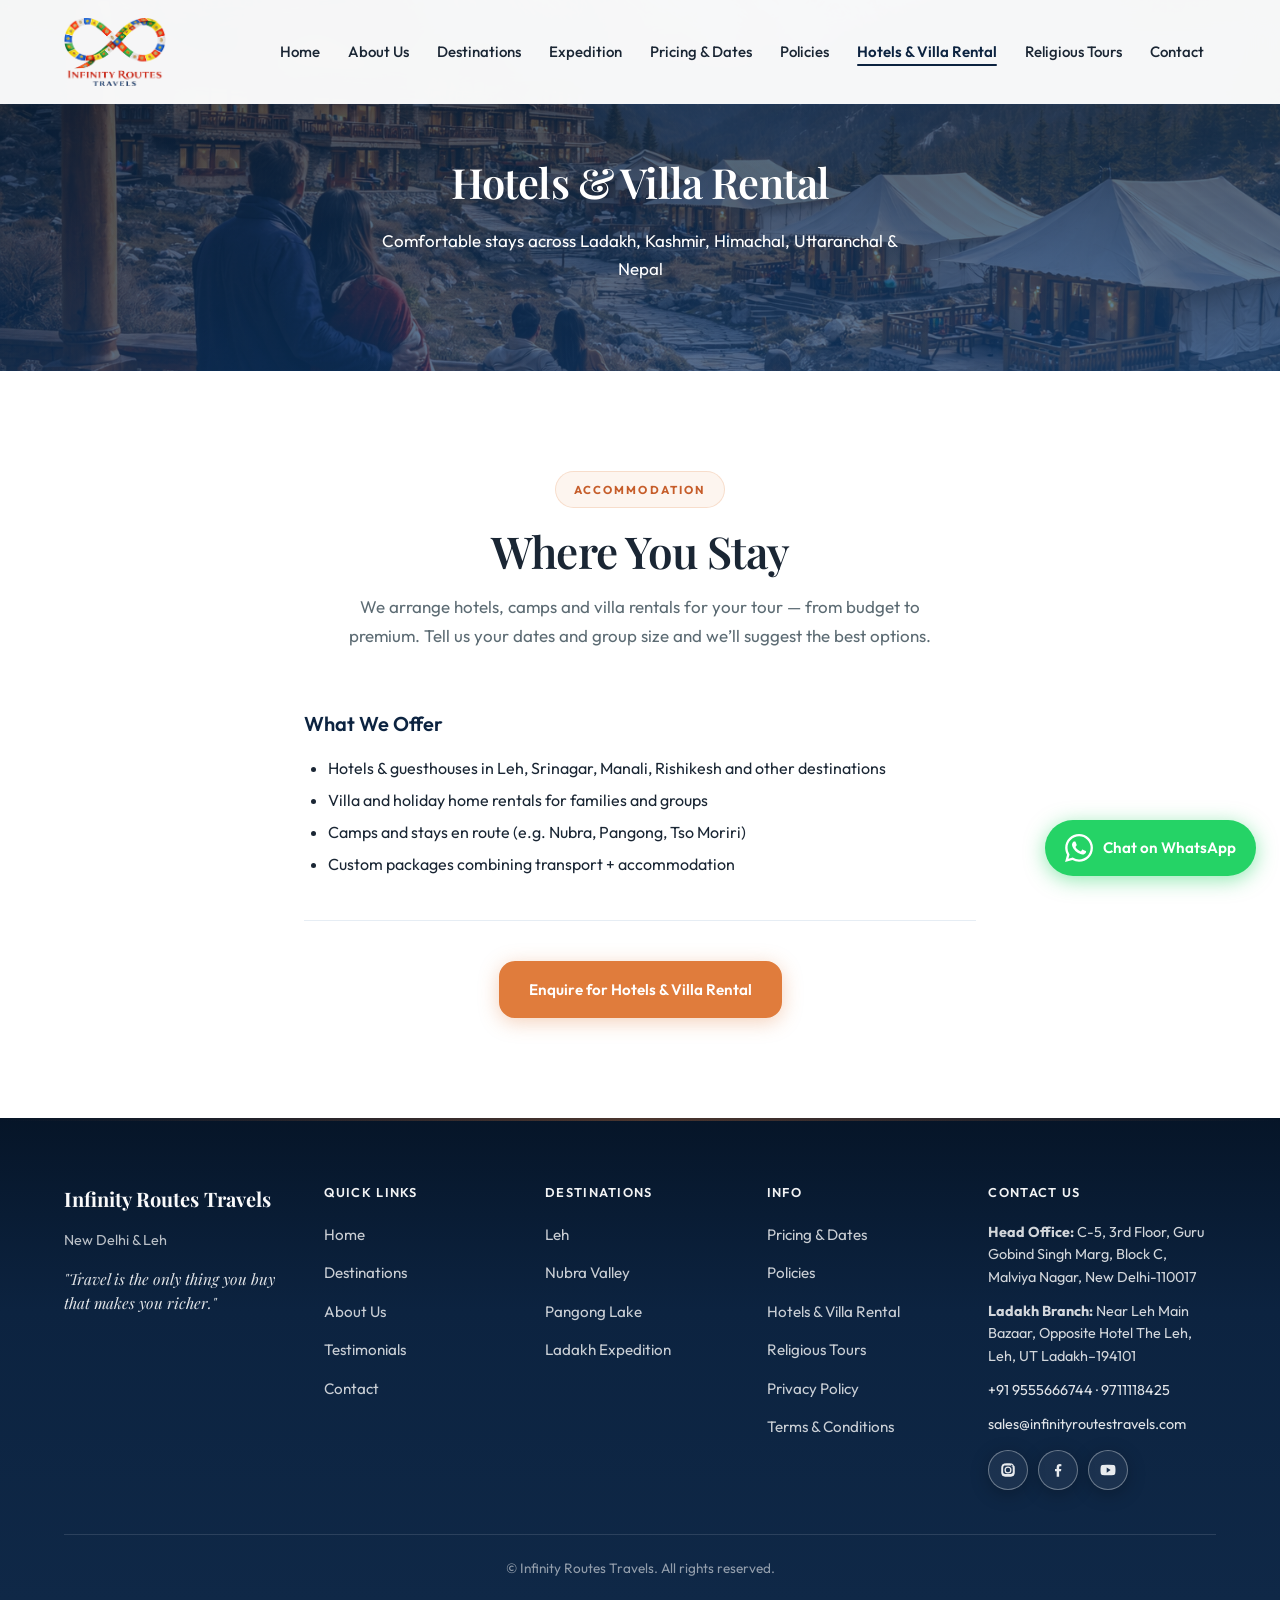
<file: hotels-villa-rental.html>
<!DOCTYPE html>
<html lang="en">
<head>
  <meta charset="UTF-8" />
  <meta name="viewport" content="width=device-width, initial-scale=1.0" />
  <link rel="icon" href="assets/images Ladakh 2026/logo.png" type="image/png" sizes="32x32" />
  <link rel="icon" href="assets/images Ladakh 2026/logo.png" type="image/png" sizes="16x16" />
  <link rel="apple-touch-icon" href="assets/images Ladakh 2026/favicon.png" />
  <title>Hotels & Villa Rental | Infinity Routes Travels</title>
  <link rel="preconnect" href="https://fonts.googleapis.com" />
  <link rel="preconnect" href="https://fonts.gstatic.com" crossorigin />
  <link href="https://fonts.googleapis.com/css2?family=Outfit:wght@300;400;500;600;700&family=Playfair+Display:wght@500;600;700&display=swap" rel="stylesheet" />
  <link rel="stylesheet" href="styles.css" />
</head>
<body>
  <header class="header">
    <nav class="nav container">
      <a href="index.html" class="logo">
        <img src="assets/images Ladakh 2026/logo.png" alt="Infinity Routes Travels" class="logo-img" onerror="this.style.display='none'; this.nextElementSibling.style.display='inline';" />
        <span class="logo-text-fallback" style="display:none;">Infinity Routes Travels</span>
      </a>
      <button class="nav-toggle" aria-label="Toggle menu"><span></span><span></span><span></span></button>
      <ul class="nav-menu">
        <li><a href="index.html">Home</a></li>
        <li><a href="about.html">About Us</a></li>
        <li><a href="attractions.html">Destinations</a></li>
        <li><a href="expedition.html">Expedition</a></li>
        <li><a href="pricing-dates.html">Pricing &amp; Dates</a></li>
        <li><a href="policies.html">Policies</a></li>
        <li><a href="hotels-villa-rental.html" class="active">Hotels &amp; Villa Rental</a></li>
        <li><a href="religious-tours.html">Religious Tours</a></li>
        <li><a href="contact.html">Contact</a></li>
      </ul>
    </nav>
  </header>

  <section class="page-hero page-hero-with-bg">
    <div class="page-hero-bg-img" style="background-image: url('assets/images Ladakh 2026/Hotels &amp; Villa Rental page.png');"></div>
    <div class="container">
      <h1 class="page-title">Hotels &amp; Villa Rental</h1>
      <p class="page-subtitle">Comfortable stays across Ladakh, Kashmir, Himachal, Uttaranchal &amp; Nepal</p>
    </div>
  </section>

  <section class="section section-alt reveal">
    <div class="container container-narrow">
      <div class="section-header">
        <span class="section-tag">Accommodation</span>
        <h2 class="section-title">Where You Stay</h2>
        <p class="section-desc">We arrange hotels, camps and villa rentals for your tour — from budget to premium. Tell us your dates and group size and we’ll suggest the best options.</p>
      </div>
      <div class="policy-block">
        <h2 class="policy-title">What We Offer</h2>
        <ul>
          <li>Hotels &amp; guesthouses in Leh, Srinagar, Manali, Rishikesh and other destinations</li>
          <li>Villa and holiday home rentals for families and groups</li>
          <li>Camps and stays en route (e.g. Nubra, Pangong, Tso Moriri)</li>
          <li>Custom packages combining transport + accommodation</li>
        </ul>
      </div>
      <p class="section-cta"><a href="contact.html?subject=hotels-villa" class="btn btn-primary">Enquire for Hotels &amp; Villa Rental</a></p>
    </div>
  </section>

  <footer class="footer">
    <div class="container">
      <div class="footer-grid">
        <div class="footer-brand">
          <a href="index.html" class="footer-brand-name">Infinity Routes Travels</a>
          <p class="footer-location">New Delhi &amp; Leh</p>
          <p class="footer-quote">"Travel is the only thing you buy that makes you richer."</p>
        </div>
        <div class="footer-links">
          <h4>Quick Links</h4>
          <ul>
            <li><a href="index.html">Home</a></li>
            <li><a href="attractions.html">Destinations</a></li>
            <li><a href="about.html">About Us</a></li>
            <li><a href="index.html#testimonials">Testimonials</a></li>
            <li><a href="contact.html">Contact</a></li>
          </ul>
        </div>
        <div class="footer-links">
          <h4>Destinations</h4>
          <ul>
            <li><a href="leh.html">Leh</a></li>
            <li><a href="nubra-valley.html">Nubra Valley</a></li>
            <li><a href="pangong-lake.html">Pangong Lake</a></li>
            <li><a href="expedition.html">Ladakh Expedition</a></li>
          </ul>
        </div>
        <div class="footer-links">
          <h4>Info</h4>
          <ul>
            <li><a href="pricing-dates.html">Pricing &amp; Dates</a></li>
            <li><a href="policies.html">Policies</a></li>
            <li><a href="hotels-villa-rental.html">Hotels &amp; Villa Rental</a></li>
            <li><a href="religious-tours.html">Religious Tours</a></li>
            <li><a href="privacy-policy.html">Privacy Policy</a></li>
            <li><a href="terms-and-conditions.html">Terms &amp; Conditions</a></li>
          </ul>
        </div>
        <div class="footer-contact">
          <h4>Contact Us</h4>
          <p><strong>Head Office:</strong> C-5, 3rd Floor, Guru Gobind Singh Marg, Block C, Malviya Nagar, New Delhi-110017</p>
          <p><strong>Ladakh Branch:</strong> Near Leh Main Bazaar, Opposite Hotel The Leh, Leh, UT Ladakh–194101</p>
          <p><a href="tel:+919555666744">+91 9555666744</a> · <a href="tel:+919711118425">9711118425</a></p>
          <p><a href="mailto:sales@infinityroutestravels.com">sales@infinityroutestravels.com</a></p>
          <div class="footer-social">
            <a href="https://instagram.com/infinityroutes" target="_blank" rel="noopener" aria-label="Instagram @infinityroutes"><span class="sr-only">Instagram</span><svg viewBox="0 0 24 24" aria-hidden="true"><path d="M12 7.3A4.7 4.7 0 1 0 16.7 12 4.71 4.71 0 0 0 12 7.3Zm0 7.7A3 3 0 1 1 15 12a3 3 0 0 1-3 3Zm4.85-7.9a1.1 1.1 0 1 1 1.1-1.1 1.1 1.1 0 0 1-1.1 1.1Zm2.9-1.12A4.58 4.58 0 0 0 17.06 3.2 20.86 20.86 0 0 0 12 3h-.07a20.86 20.86 0 0 0-5.06.2A4.58 4.58 0 0 0 3.25 6.98 20.86 20.86 0 0 0 3 12a20.86 20.86 0 0 0 .2 5.06 4.58 4.58 0 0 0 3.72 3.72A20.86 20.86 0 0 0 11.93 21h.14a20.86 20.86 0 0 0 5.06-.2 4.58 4.58 0 0 0 3.72-3.72A20.86 20.86 0 0 0 21 12a20.86 20.86 0 0 0-.2-5.02Zm-1.8 9.54a2.78 2.78 0 0 1-1.57 1.57 18.9 18.9 0 0 1-4.46.18h-.12a18.9 18.9 0 0 1-4.46-.18 2.78 2.78 0 0 1-1.57-1.57 18.9 18.9 0 0 1-.18-4.46V12a18.9 18.9 0 0 1 .18-4.46 2.78 2.78 0 0 1 1.57-1.57A18.9 18.9 0 0 1 11.93 6h.14a18.9 18.9 0 0 1 4.46.18 2.78 2.78 0 0 1 1.57 1.57A18.9 18.9 0 0 1 18.3 12a18.9 18.9 0 0 1-.18 4.46Z"/></svg></a>
            <a href="https://facebook.com/infinityroutestravels" target="_blank" rel="noopener" aria-label="Facebook"><span class="sr-only">Facebook</span><svg viewBox="0 0 24 24" aria-hidden="true"><path d="M13.5 21v-7.25H16l.4-3h-2.9V8.4c0-.86.29-1.5 1.57-1.5H16.5V4.2A21.4 21.4 0 0 0 14.3 4c-2.42 0-4.08 1.48-4.08 4.2v2.55H8v3h2.22V21Z"/></svg></a>
            <a href="https://youtube.com/@infinityroutestravels" target="_blank" rel="noopener" aria-label="YouTube"><span class="sr-only">YouTube</span><svg viewBox="0 0 24 24" aria-hidden="true"><path d="M21.6 7.2a2.58 2.58 0 0 0-1.82-1.82A53.34 53.34 0 0 0 12 5a53.34 53.34 0 0 0-7.78.38A2.58 2.58 0 0 0 2.4 7.2 27.2 27.2 0 0 0 2 12a27.2 27.2 0 0 0 .4 4.8 2.58 2.58 0 0 0 1.82 1.82A53.34 53.34 0 0 0 12 19a53.34 53.34 0 0 0 7.78-.38 2.58 2.58 0 0 0 1.82-1.82A27.2 27.2 0 0 0 22 12a27.2 27.2 0 0 0-.4-4.8ZM10.25 15.5v-7L15.5 12Z"/></svg></a>
          </div>
        </div>
      </div>
      <div class="footer-bottom">
        <p class="footer-copy">&copy; Infinity Routes Travels. All rights reserved.</p>
      </div>
    </div>
  </footer>

  <a href="https://wa.me/919555666744?text=Hi%2C%20I%20want%20to%20enquire%20about%20hotels%20and%20villa%20rental." target="_blank" rel="noopener" class="whatsapp-float" aria-label="Chat on WhatsApp">
    <svg class="whatsapp-float-icon" viewBox="0 0 24 24" fill="currentColor"><path d="M17.472 14.382c-.297-.149-1.758-.867-2.03-.967-.273-.099-.471-.148-.67.15-.197.297-.767.966-.94 1.164-.173.199-.347.223-.644.075-.297-.15-1.255-.463-2.39-1.475-.883-.788-1.48-1.761-1.653-2.059-.173-.297-.018-.458.13-.606.134-.133.298-.347.446-.52.149-.174.198-.298.298-.497.099-.198.05-.371-.025-.52-.075-.149-.669-1.612-.916-2.207-.242-.579-.487-.5-.669-.51-.173-.008-.371-.01-.57-.01-.198 0-.52.074-.792.372-.272.297-1.04 1.016-1.04 2.479 0 1.462 1.065 2.875 1.213 3.074.149.198 2.096 3.2 5.077 4.487.709.306 1.262.489 1.694.625.712.227 1.36.195 1.871.118.571-.085 1.758-.719 2.006-1.413.248-.694.248-1.289.173-1.413-.074-.124-.272-.198-.57-.347m-5.421 7.403h-.004a9.87 9.87 0 01-5.031-1.378l-.361-.214-3.741.982.998-3.648-.235-.374a9.86 9.86 0 01-1.51-5.26c.001-5.45 4.436-9.884 9.888-9.884 2.64 0 5.122 1.03 6.988 2.898a9.825 9.825 0 012.893 6.994c-.003 5.45-4.437 9.884-9.885 9.884m8.413-18.297A11.815 11.815 0 0012.05 0C5.495 0 .16 5.335.157 11.892c0 2.096.547 4.142 1.588 5.945L.057 24l6.305-1.654a11.882 11.882 0 005.683 1.448h.005c6.554 0 11.89-5.335 11.893-11.893a11.821 11.821 0 00-3.48-8.413z"/></svg>
    <span class="whatsapp-float-text">Chat on WhatsApp</span>
  </a>

  <script src="assets/script.js"></script>
</body>
</html>
</file>
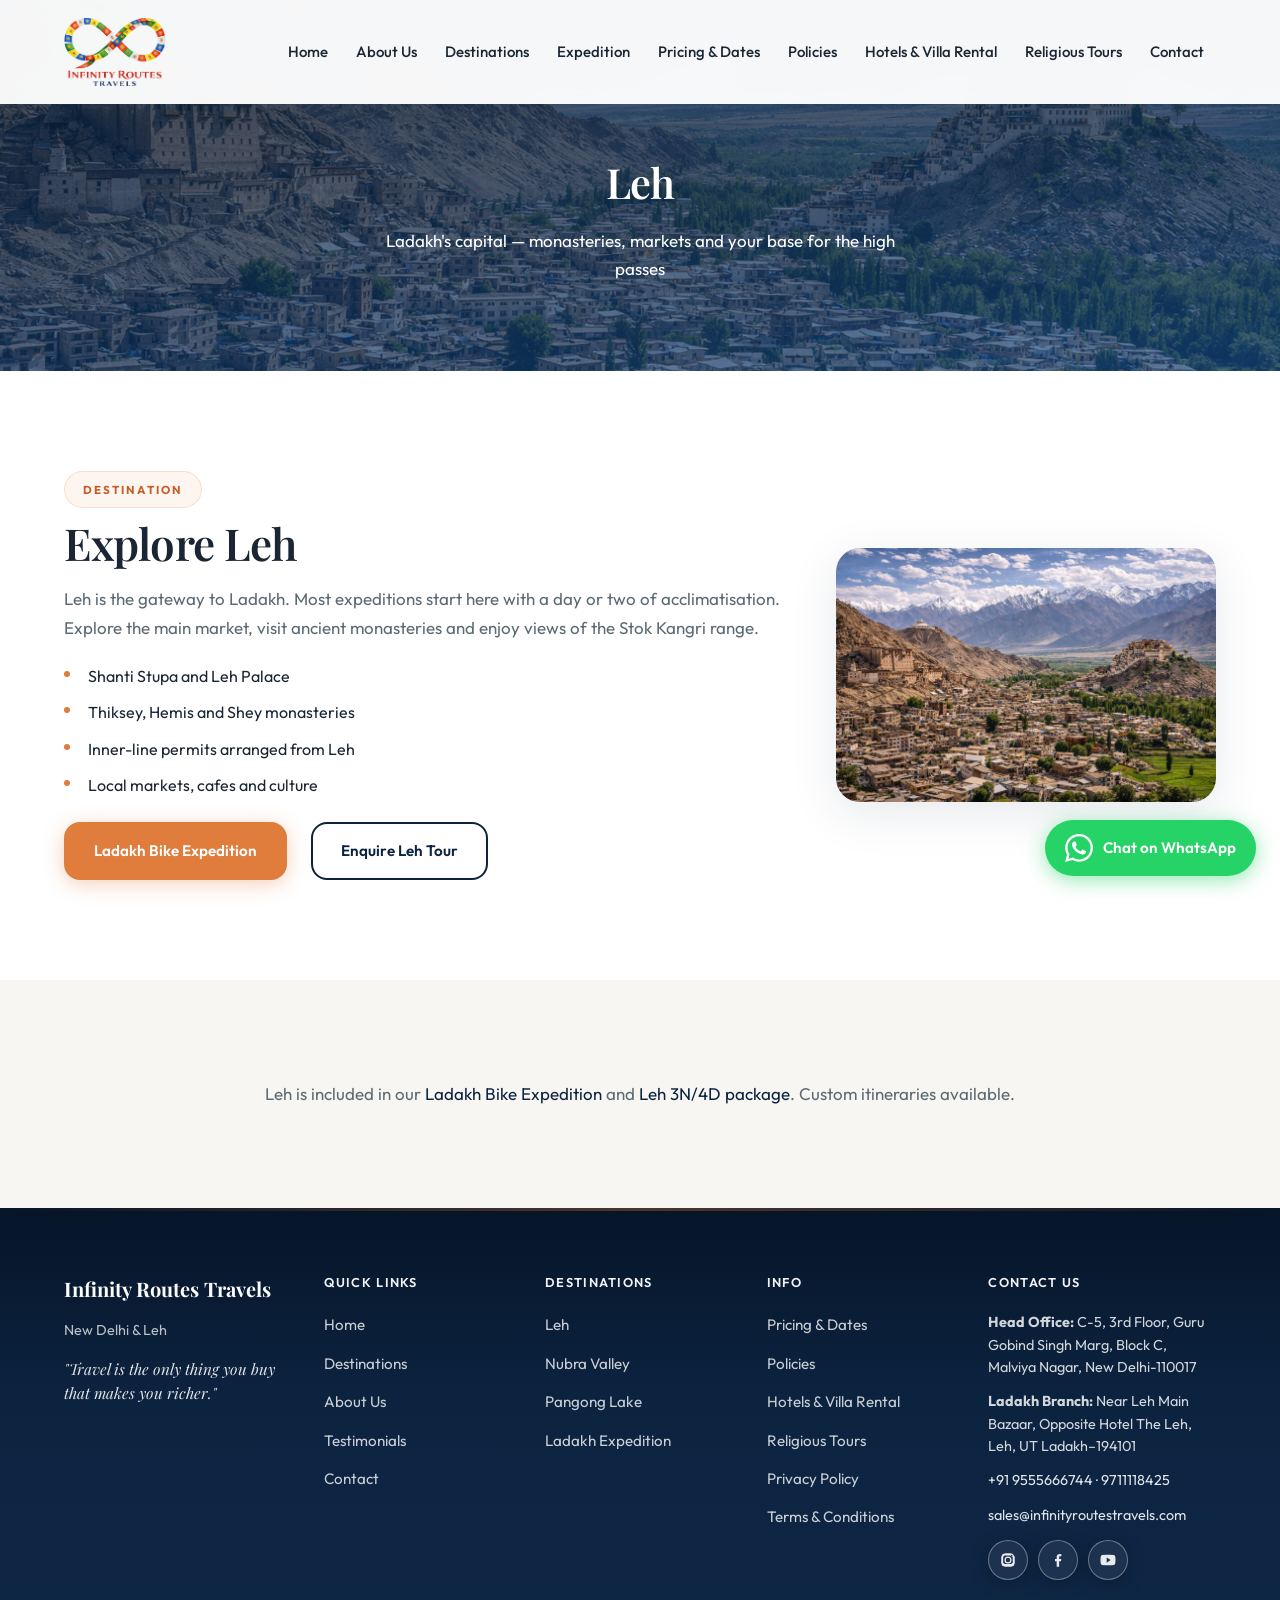
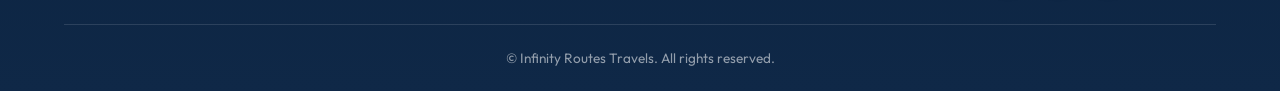
<file: leh.html>
<!DOCTYPE html>
<html lang="en">
<head>
  <meta charset="UTF-8" />
  <meta name="viewport" content="width=device-width, initial-scale=1.0" />
  <link rel="icon" href="assets/images Ladakh 2026/logo.png" type="image/png" sizes="32x32" />
  <link rel="icon" href="assets/images Ladakh 2026/logo.png" type="image/png" sizes="16x16" />
  <link rel="apple-touch-icon" href="assets/images Ladakh 2026/logo.png" />
  <title>Leh – Ladakh's Capital | Infinity Routes Travels</title>
  <meta name="description" content="Explore Leh: monasteries, Shanti Stupa, local markets and acclimatisation base for Ladakh. Book Leh tours and bike expeditions with Infinity Routes Travels." />
  <link rel="preconnect" href="https://fonts.googleapis.com" />
  <link rel="preconnect" href="https://fonts.gstatic.com" crossorigin />
  <link href="https://fonts.googleapis.com/css2?family=Outfit:wght@300;400;500;600;700&family=Playfair+Display:wght@500;600;700&display=swap" rel="stylesheet" />
  <link rel="stylesheet" href="styles.css" />
</head>
<body>
  <header class="header">
    <nav class="nav container">
      <a href="index.html" class="logo">
        <img src="assets/images Ladakh 2026/logo.png" alt="Infinity Routes Travels" class="logo-img" onerror="this.style.display='none'; this.nextElementSibling.style.display='inline';" />
        <span class="logo-text-fallback" style="display:none;">Infinity Routes Travels</span>
      </a>
      <button class="nav-toggle" aria-label="Toggle menu"><span></span><span></span><span></span></button>
      <ul class="nav-menu">
        <li><a href="index.html">Home</a></li>
        <li><a href="about.html">About Us</a></li>
        <li><a href="attractions.html">Destinations</a></li>
        <li><a href="expedition.html">Expedition</a></li>
        <li><a href="pricing-dates.html">Pricing &amp; Dates</a></li>
        <li><a href="policies.html">Policies</a></li>
        <li><a href="hotels-villa-rental.html">Hotels &amp; Villa Rental</a></li>
        <li><a href="religious-tours.html">Religious Tours</a></li>
        <li><a href="contact.html">Contact</a></li>
      </ul>
    </nav>
  </header>

  <section class="page-hero page-hero-with-bg">
    <div class="page-hero-bg-img" style="background-image: url('assets/images Ladakh 2026/Leh.png');"></div>
    <div class="container">
      <h1 class="page-title">Leh</h1>
      <p class="page-subtitle">Ladakh's capital — monasteries, markets and your base for the high passes</p>
    </div>
  </section>

  <section class="section destination-page section-alt">
    <div class="container">
      <div class="destination-page-grid">
        <div class="destination-page-content">
          <span class="section-tag">Destination</span>
          <h2 class="section-title">Explore Leh</h2>
          <p class="section-desc">Leh is the gateway to Ladakh. Most expeditions start here with a day or two of acclimatisation. Explore the main market, visit ancient monasteries and enjoy views of the Stok Kangri range.</p>
          <ul class="destination-highlights">
            <li>Shanti Stupa and Leh Palace</li>
            <li>Thiksey, Hemis and Shey monasteries</li>
            <li>Inner-line permits arranged from Leh</li>
            <li>Local markets, cafes and culture</li>
          </ul>
          <p class="section-cta">
            <a href="expedition.html" class="btn btn-primary">Ladakh Bike Expedition</a>
            <a href="contact.html?place=Leh" class="btn btn-outline">Enquire Leh Tour</a>
          </p>
        </div>
        <div class="destination-page-img">
          <img src="assets/images Ladakh 2026/Leh.png" alt="Leh – monasteries and mountains" loading="lazy" />
        </div>
      </div>
    </div>
  </section>

  <section class="section">
    <div class="container">
      <p class="section-desc text-center">Leh is included in our <a href="expedition.html">Ladakh Bike Expedition</a> and <a href="index.html#packages-preview">Leh 3N/4D package</a>. Custom itineraries available.</p>
    </div>
  </section>

  <footer class="footer">
    <div class="container">
      <div class="footer-grid">
        <div class="footer-brand">
          <a href="index.html" class="footer-brand-name">Infinity Routes Travels</a>
          <p class="footer-location">New Delhi &amp; Leh</p>
          <p class="footer-quote">"Travel is the only thing you buy that makes you richer."</p>
        </div>
        <div class="footer-links">
          <h4>Quick Links</h4>
          <ul>
            <li><a href="index.html">Home</a></li>
            <li><a href="attractions.html">Destinations</a></li>
            <li><a href="about.html">About Us</a></li>
            <li><a href="index.html#testimonials">Testimonials</a></li>
            <li><a href="contact.html">Contact</a></li>
          </ul>
        </div>
        <div class="footer-links">
          <h4>Destinations</h4>
          <ul>
            <li><a href="leh.html">Leh</a></li>
            <li><a href="nubra-valley.html">Nubra Valley</a></li>
            <li><a href="pangong-lake.html">Pangong Lake</a></li>
            <li><a href="expedition.html">Ladakh Expedition</a></li>
          </ul>
        </div>
        <div class="footer-links">
          <h4>Info</h4>
          <ul>
            <li><a href="pricing-dates.html">Pricing &amp; Dates</a></li>
            <li><a href="policies.html">Policies</a></li>
            <li><a href="hotels-villa-rental.html">Hotels &amp; Villa Rental</a></li>
            <li><a href="religious-tours.html">Religious Tours</a></li>
            <li><a href="privacy-policy.html">Privacy Policy</a></li>
            <li><a href="terms-and-conditions.html">Terms &amp; Conditions</a></li>
          </ul>
        </div>
        <div class="footer-contact">
          <h4>Contact Us</h4>
          <p><strong>Head Office:</strong> C-5, 3rd Floor, Guru Gobind Singh Marg, Block C, Malviya Nagar, New Delhi-110017</p>
          <p><strong>Ladakh Branch:</strong> Near Leh Main Bazaar, Opposite Hotel The Leh, Leh, UT Ladakh–194101</p>
          <p><a href="tel:+919555666744">+91 9555666744</a> · <a href="tel:+919711118425">9711118425</a></p>
          <p><a href="mailto:sales@infinityroutestravels.com">sales@infinityroutestravels.com</a></p>
          <div class="footer-social">
            <a href="https://instagram.com/infinityroutes" target="_blank" rel="noopener" aria-label="Instagram @infinityroutes">
              <span class="sr-only">Instagram</span>
              <svg viewBox="0 0 24 24" aria-hidden="true">
                <path d="M12 7.3A4.7 4.7 0 1 0 16.7 12 4.71 4.71 0 0 0 12 7.3Zm0 7.7A3 3 0 1 1 15 12a3 3 0 0 1-3 3Zm4.85-7.9a1.1 1.1 0 1 1 1.1-1.1 1.1 1.1 0 0 1-1.1 1.1Zm2.9-1.12A4.58 4.58 0 0 0 17.06 3.2 20.86 20.86 0 0 0 12 3h-.07a20.86 20.86 0 0 0-5.06.2A4.58 4.58 0 0 0 3.25 6.98 20.86 20.86 0 0 0 3 12a20.86 20.86 0 0 0 .2 5.06 4.58 4.58 0 0 0 3.72 3.72A20.86 20.86 0 0 0 11.93 21h.14a20.86 20.86 0 0 0 5.06-.2 4.58 4.58 0 0 0 3.72-3.72A20.86 20.86 0 0 0 21 12a20.86 20.86 0 0 0-.2-5.02Zm-1.8 9.54a2.78 2.78 0 0 1-1.57 1.57 18.9 18.9 0 0 1-4.46.18h-.12a18.9 18.9 0 0 1-4.46-.18 2.78 2.78 0 0 1-1.57-1.57 18.9 18.9 0 0 1-.18-4.46V12a18.9 18.9 0 0 1 .18-4.46 2.78 2.78 0 0 1 1.57-1.57A18.9 18.9 0 0 1 11.93 6h.14a18.9 18.9 0 0 1 4.46.18 2.78 2.78 0 0 1 1.57 1.57A18.9 18.9 0 0 1 18.3 12a18.9 18.9 0 0 1-.18 4.46Z"/>
              </svg>
            </a>
            <a href="https://facebook.com/infinityroutestravels" target="_blank" rel="noopener" aria-label="Facebook">
              <span class="sr-only">Facebook</span>
              <svg viewBox="0 0 24 24" aria-hidden="true">
                <path d="M13.5 21v-7.25H16l.4-3h-2.9V8.4c0-.86.29-1.5 1.57-1.5H16.5V4.2A21.4 21.4 0 0 0 14.3 4c-2.42 0-4.08 1.48-4.08 4.2v2.55H8v3h2.22V21Z"/>
              </svg>
            </a>
            <a href="https://youtube.com/@infinityroutestravels" target="_blank" rel="noopener" aria-label="YouTube">
              <span class="sr-only">YouTube</span>
              <svg viewBox="0 0 24 24" aria-hidden="true">
                <path d="M21.6 7.2a2.58 2.58 0 0 0-1.82-1.82A53.34 53.34 0 0 0 12 5a53.34 53.34 0 0 0-7.78.38A2.58 2.58 0 0 0 2.4 7.2 27.2 27.2 0 0 0 2 12a27.2 27.2 0 0 0 .4 4.8 2.58 2.58 0 0 0 1.82 1.82A53.34 53.34 0 0 0 12 19a53.34 53.34 0 0 0 7.78-.38 2.58 2.58 0 0 0 1.82-1.82A27.2 27.2 0 0 0 22 12a27.2 27.2 0 0 0-.4-4.8ZM10.25 15.5v-7L15.5 12Z"/>
              </svg>
            </a>
          </div>
        </div>
      </div>
      <div class="footer-bottom">
        <p class="footer-copy">&copy; Infinity Routes Travels. All rights reserved.</p>
      </div>
    </div>
  </footer>

  <a href="https://wa.me/919555666744?text=Hi%2C%20I%20would%20like%20to%20enquire%20about%20tour%20packages%20(Uttarakhand%2C%20Himachal%20or%20Ladakh)." target="_blank" rel="noopener" class="whatsapp-float" aria-label="Chat on WhatsApp">
    <svg class="whatsapp-float-icon" viewBox="0 0 24 24" fill="currentColor"><path d="M17.472 14.382c-.297-.149-1.758-.867-2.03-.967-.273-.099-.471-.148-.67.15-.197.297-.767.966-.94 1.164-.173.199-.347.223-.644.075-.297-.15-1.255-.463-2.39-1.475-.883-.788-1.48-1.761-1.653-2.059-.173-.297-.018-.458.13-.606.134-.133.298-.347.446-.52.149-.174.198-.298.298-.497.099-.198.05-.371-.025-.52-.075-.149-.669-1.612-.916-2.207-.242-.579-.487-.5-.669-.51-.173-.008-.371-.01-.57-.01-.198 0-.52.074-.792.372-.272.297-1.04 1.016-1.04 2.479 0 1.462 1.065 2.875 1.213 3.074.149.198 2.096 3.2 5.077 4.487.709.306 1.262.489 1.694.625.712.227 1.36.195 1.871.118.571-.085 1.758-.719 2.006-1.413.248-.694.248-1.289.173-1.413-.074-.124-.272-.198-.57-.347m-5.421 7.403h-.004a9.87 9.87 0 01-5.031-1.378l-.361-.214-3.741.982.998-3.648-.235-.374a9.86 9.86 0 01-1.51-5.26c.001-5.45 4.436-9.884 9.888-9.884 2.64 0 5.122 1.03 6.988 2.898a9.825 9.825 0 012.893 6.994c-.003 5.45-4.437 9.884-9.885 9.884m8.413-18.297A11.815 11.815 0 0012.05 0C5.495 0 .16 5.335.157 11.892c0 2.096.547 4.142 1.588 5.945L.057 24l6.305-1.654a11.882 11.882 0 005.683 1.448h.005c6.554 0 11.89-5.335 11.893-11.893a11.821 11.821 0 00-3.48-8.413z"/></svg>
    <span class="whatsapp-float-text">Chat on WhatsApp</span>
  </a>
  <script src="assets/script.js"></script>
</body>
</html>
</file>
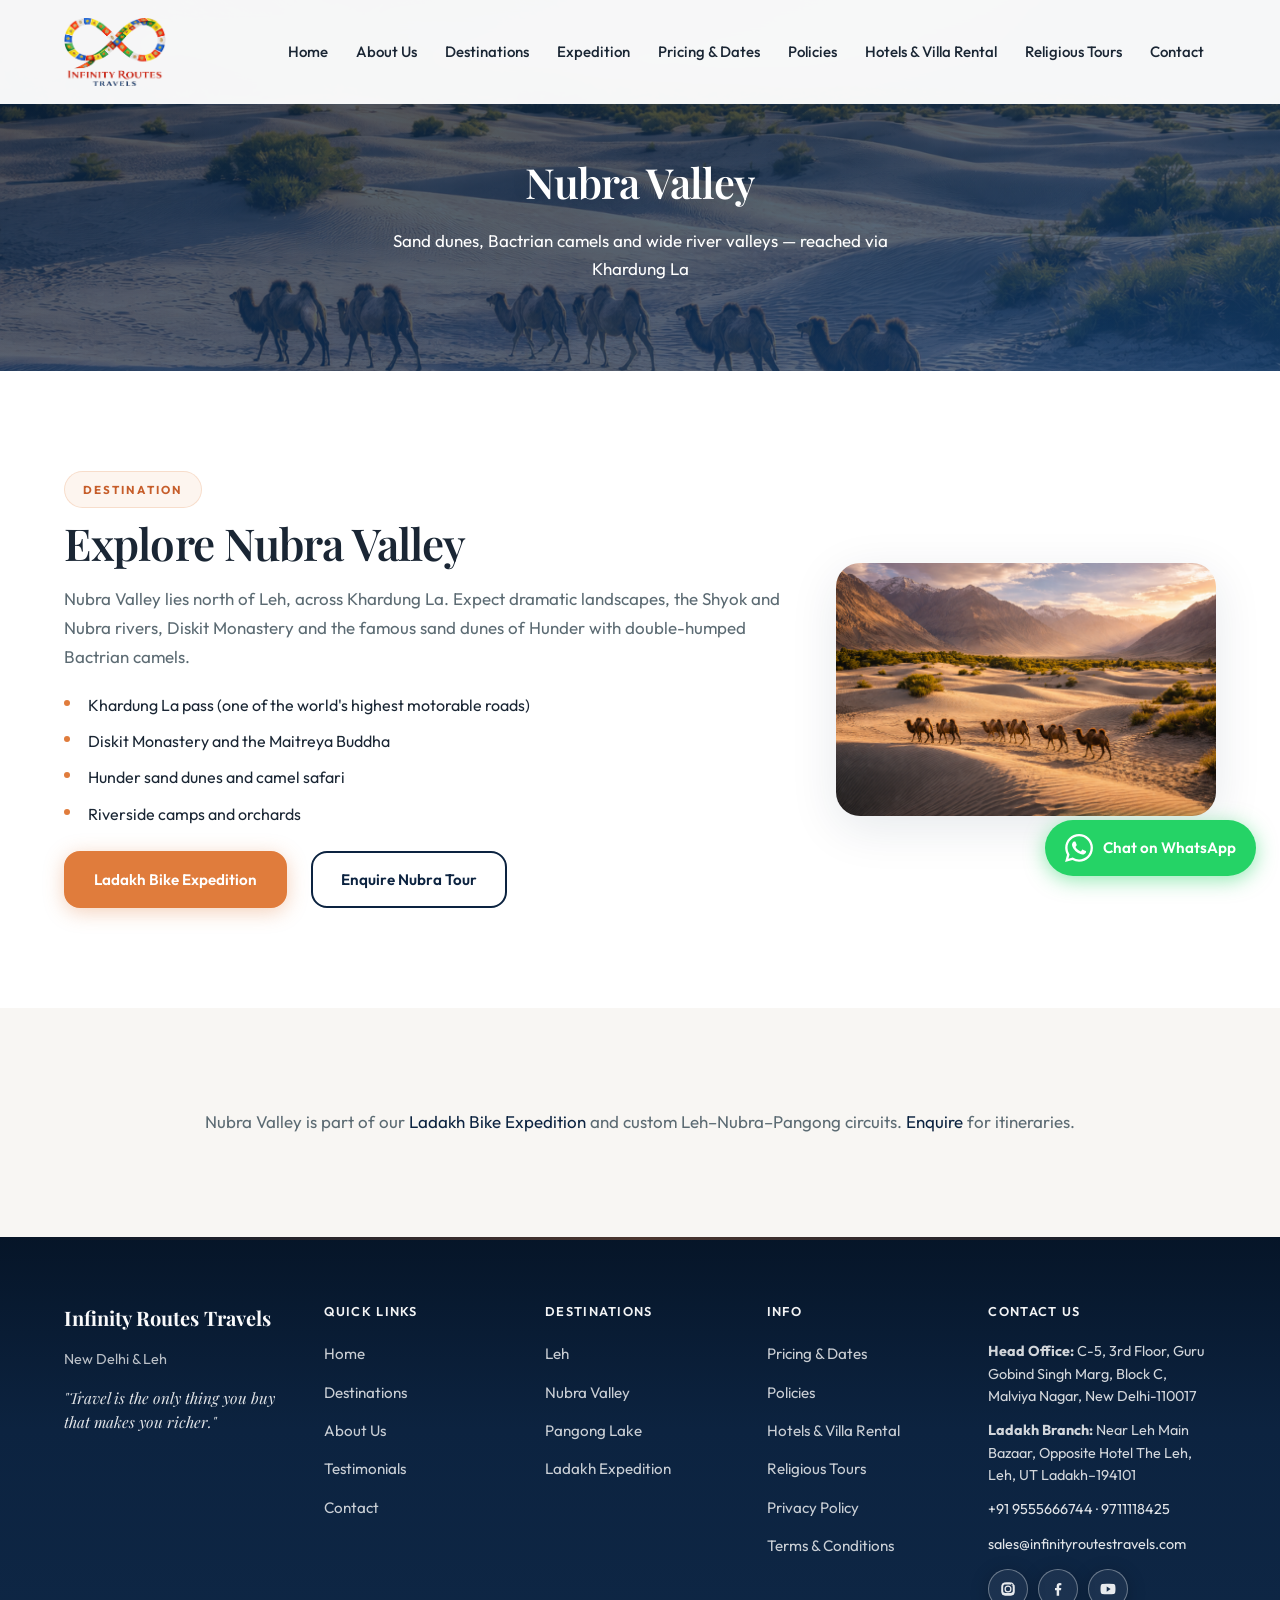
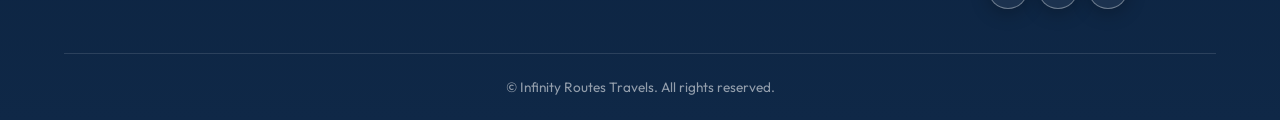
<file: nubra-valley.html>
<!DOCTYPE html>
<html lang="en">
<head>
  <meta charset="UTF-8" />
  <meta name="viewport" content="width=device-width, initial-scale=1.0" />
  <link rel="icon" href="assets/images Ladakh 2026/logo.png" type="image/png" sizes="32x32" />
  <link rel="icon" href="assets/images Ladakh 2026/logo.png" type="image/png" sizes="16x16" />
  <link rel="apple-touch-icon" href="assets/images Ladakh 2026/logo.png" />
  <title>Nubra Valley – Sand Dunes &amp; Bactrian Camels | Infinity Routes Travels</title>
  <meta name="description" content="Nubra Valley: sand dunes, double-humped camels, Diskit Monastery. Reach via Khardung La. Book Nubra Valley tours and Ladakh bike expeditions with Infinity Routes." />
  <link rel="preconnect" href="https://fonts.googleapis.com" />
  <link rel="preconnect" href="https://fonts.gstatic.com" crossorigin />
  <link href="https://fonts.googleapis.com/css2?family=Outfit:wght@300;400;500;600;700&family=Playfair+Display:wght@500;600;700&display=swap" rel="stylesheet" />
  <link rel="stylesheet" href="styles.css" />
</head>
<body>
  <header class="header">
    <nav class="nav container">
      <a href="index.html" class="logo">
        <img src="assets/images Ladakh 2026/logo.png" alt="Infinity Routes Travels" class="logo-img" onerror="this.style.display='none'; this.nextElementSibling.style.display='inline';" />
        <span class="logo-text-fallback" style="display:none;">Infinity Routes Travels</span>
      </a>
      <button class="nav-toggle" aria-label="Toggle menu"><span></span><span></span><span></span></button>
      <ul class="nav-menu">
        <li><a href="index.html">Home</a></li>
        <li><a href="about.html">About Us</a></li>
        <li><a href="attractions.html">Destinations</a></li>
        <li><a href="expedition.html">Expedition</a></li>
        <li><a href="pricing-dates.html">Pricing &amp; Dates</a></li>
        <li><a href="policies.html">Policies</a></li>
        <li><a href="hotels-villa-rental.html">Hotels &amp; Villa Rental</a></li>
        <li><a href="religious-tours.html">Religious Tours</a></li>
        <li><a href="contact.html">Contact</a></li>
      </ul>
    </nav>
  </header>

  <section class="page-hero page-hero-with-bg">
    <div class="page-hero-bg-img" style="background-image: url('assets/images Ladakh 2026/Nubra Valley.png');"></div>
    <div class="container">
      <h1 class="page-title">Nubra Valley</h1>
      <p class="page-subtitle">Sand dunes, Bactrian camels and wide river valleys — reached via Khardung La</p>
    </div>
  </section>

  <section class="section destination-page section-alt">
    <div class="container">
      <div class="destination-page-grid">
        <div class="destination-page-content">
          <span class="section-tag">Destination</span>
          <h2 class="section-title">Explore Nubra Valley</h2>
          <p class="section-desc">Nubra Valley lies north of Leh, across Khardung La. Expect dramatic landscapes, the Shyok and Nubra rivers, Diskit Monastery and the famous sand dunes of Hunder with double-humped Bactrian camels.</p>
          <ul class="destination-highlights">
            <li>Khardung La pass (one of the world's highest motorable roads)</li>
            <li>Diskit Monastery and the Maitreya Buddha</li>
            <li>Hunder sand dunes and camel safari</li>
            <li>Riverside camps and orchards</li>
          </ul>
          <p class="section-cta">
            <a href="expedition.html" class="btn btn-primary">Ladakh Bike Expedition</a>
            <a href="contact.html?place=Nubra%20Valley" class="btn btn-outline">Enquire Nubra Tour</a>
          </p>
        </div>
        <div class="destination-page-img">
          <img src="assets/images Ladakh 2026/Nubra Valley.png" alt="Nubra Valley – sand dunes and camels" loading="lazy" />
        </div>
      </div>
    </div>
  </section>

  <section class="section">
    <div class="container">
      <p class="section-desc text-center">Nubra Valley is part of our <a href="expedition.html">Ladakh Bike Expedition</a> and custom Leh–Nubra–Pangong circuits. <a href="contact.html">Enquire</a> for itineraries.</p>
    </div>
  </section>

  <footer class="footer">
    <div class="container">
      <div class="footer-grid">
        <div class="footer-brand">
          <a href="index.html" class="footer-brand-name">Infinity Routes Travels</a>
          <p class="footer-location">New Delhi &amp; Leh</p>
          <p class="footer-quote">"Travel is the only thing you buy that makes you richer."</p>
        </div>
        <div class="footer-links">
          <h4>Quick Links</h4>
          <ul>
            <li><a href="index.html">Home</a></li>
            <li><a href="attractions.html">Destinations</a></li>
            <li><a href="about.html">About Us</a></li>
            <li><a href="index.html#testimonials">Testimonials</a></li>
            <li><a href="contact.html">Contact</a></li>
          </ul>
        </div>
        <div class="footer-links">
          <h4>Destinations</h4>
          <ul>
            <li><a href="leh.html">Leh</a></li>
            <li><a href="nubra-valley.html">Nubra Valley</a></li>
            <li><a href="pangong-lake.html">Pangong Lake</a></li>
            <li><a href="expedition.html">Ladakh Expedition</a></li>
          </ul>
        </div>
        <div class="footer-links">
          <h4>Info</h4>
          <ul>
            <li><a href="pricing-dates.html">Pricing &amp; Dates</a></li>
            <li><a href="policies.html">Policies</a></li>
            <li><a href="hotels-villa-rental.html">Hotels &amp; Villa Rental</a></li>
            <li><a href="religious-tours.html">Religious Tours</a></li>
            <li><a href="privacy-policy.html">Privacy Policy</a></li>
            <li><a href="terms-and-conditions.html">Terms &amp; Conditions</a></li>
          </ul>
        </div>
        <div class="footer-contact">
          <h4>Contact Us</h4>
          <p><strong>Head Office:</strong> C-5, 3rd Floor, Guru Gobind Singh Marg, Block C, Malviya Nagar, New Delhi-110017</p>
          <p><strong>Ladakh Branch:</strong> Near Leh Main Bazaar, Opposite Hotel The Leh, Leh, UT Ladakh–194101</p>
          <p><a href="tel:+919555666744">+91 9555666744</a> · <a href="tel:+919711118425">9711118425</a></p>
          <p><a href="mailto:sales@infinityroutestravels.com">sales@infinityroutestravels.com</a></p>
          <div class="footer-social">
            <a href="https://instagram.com/infinityroutes" target="_blank" rel="noopener" aria-label="Instagram @infinityroutes">
              <span class="sr-only">Instagram</span>
              <svg viewBox="0 0 24 24" aria-hidden="true">
                <path d="M12 7.3A4.7 4.7 0 1 0 16.7 12 4.71 4.71 0 0 0 12 7.3Zm0 7.7A3 3 0 1 1 15 12a3 3 0 0 1-3 3Zm4.85-7.9a1.1 1.1 0 1 1 1.1-1.1 1.1 1.1 0 0 1-1.1 1.1Zm2.9-1.12A4.58 4.58 0 0 0 17.06 3.2 20.86 20.86 0 0 0 12 3h-.07a20.86 20.86 0 0 0-5.06.2A4.58 4.58 0 0 0 3.25 6.98 20.86 20.86 0 0 0 3 12a20.86 20.86 0 0 0 .2 5.06 4.58 4.58 0 0 0 3.72 3.72A20.86 20.86 0 0 0 11.93 21h.14a20.86 20.86 0 0 0 5.06-.2 4.58 4.58 0 0 0 3.72-3.72A20.86 20.86 0 0 0 21 12a20.86 20.86 0 0 0-.2-5.02Zm-1.8 9.54a2.78 2.78 0 0 1-1.57 1.57 18.9 18.9 0 0 1-4.46.18h-.12a18.9 18.9 0 0 1-4.46-.18 2.78 2.78 0 0 1-1.57-1.57 18.9 18.9 0 0 1-.18-4.46V12a18.9 18.9 0 0 1 .18-4.46 2.78 2.78 0 0 1 1.57-1.57A18.9 18.9 0 0 1 11.93 6h.14a18.9 18.9 0 0 1 4.46.18 2.78 2.78 0 0 1 1.57 1.57A18.9 18.9 0 0 1 18.3 12a18.9 18.9 0 0 1-.18 4.46Z"/>
              </svg>
            </a>
            <a href="https://facebook.com/infinityroutestravels" target="_blank" rel="noopener" aria-label="Facebook">
              <span class="sr-only">Facebook</span>
              <svg viewBox="0 0 24 24" aria-hidden="true">
                <path d="M13.5 21v-7.25H16l.4-3h-2.9V8.4c0-.86.29-1.5 1.57-1.5H16.5V4.2A21.4 21.4 0 0 0 14.3 4c-2.42 0-4.08 1.48-4.08 4.2v2.55H8v3h2.22V21Z"/>
              </svg>
            </a>
            <a href="https://youtube.com/@infinityroutestravels" target="_blank" rel="noopener" aria-label="YouTube">
              <span class="sr-only">YouTube</span>
              <svg viewBox="0 0 24 24" aria-hidden="true">
                <path d="M21.6 7.2a2.58 2.58 0 0 0-1.82-1.82A53.34 53.34 0 0 0 12 5a53.34 53.34 0 0 0-7.78.38A2.58 2.58 0 0 0 2.4 7.2 27.2 27.2 0 0 0 2 12a27.2 27.2 0 0 0 .4 4.8 2.58 2.58 0 0 0 1.82 1.82A53.34 53.34 0 0 0 12 19a53.34 53.34 0 0 0 7.78-.38 2.58 2.58 0 0 0 1.82-1.82A27.2 27.2 0 0 0 22 12a27.2 27.2 0 0 0-.4-4.8ZM10.25 15.5v-7L15.5 12Z"/>
              </svg>
            </a>
          </div>
        </div>
      </div>
      <div class="footer-bottom">
        <p class="footer-copy">&copy; Infinity Routes Travels. All rights reserved.</p>
      </div>
    </div>
  </footer>

  <a href="https://wa.me/919555666744?text=Hi%2C%20I%20would%20like%20to%20enquire%20about%20tour%20packages%20(Uttarakhand%2C%20Himachal%20or%20Ladakh)." target="_blank" rel="noopener" class="whatsapp-float" aria-label="Chat on WhatsApp">
    <svg class="whatsapp-float-icon" viewBox="0 0 24 24" fill="currentColor"><path d="M17.472 14.382c-.297-.149-1.758-.867-2.03-.967-.273-.099-.471-.148-.67.15-.197.297-.767.966-.94 1.164-.173.199-.347.223-.644.075-.297-.15-1.255-.463-2.39-1.475-.883-.788-1.48-1.761-1.653-2.059-.173-.297-.018-.458.13-.606.134-.133.298-.347.446-.52.149-.174.198-.298.298-.497.099-.198.05-.371-.025-.52-.075-.149-.669-1.612-.916-2.207-.242-.579-.487-.5-.669-.51-.173-.008-.371-.01-.57-.01-.198 0-.52.074-.792.372-.272.297-1.04 1.016-1.04 2.479 0 1.462 1.065 2.875 1.213 3.074.149.198 2.096 3.2 5.077 4.487.709.306 1.262.489 1.694.625.712.227 1.36.195 1.871.118.571-.085 1.758-.719 2.006-1.413.248-.694.248-1.289.173-1.413-.074-.124-.272-.198-.57-.347m-5.421 7.403h-.004a9.87 9.87 0 01-5.031-1.378l-.361-.214-3.741.982.998-3.648-.235-.374a9.86 9.86 0 01-1.51-5.26c.001-5.45 4.436-9.884 9.888-9.884 2.64 0 5.122 1.03 6.988 2.898a9.825 9.825 0 012.893 6.994c-.003 5.45-4.437 9.884-9.885 9.884m8.413-18.297A11.815 11.815 0 0012.05 0C5.495 0 .16 5.335.157 11.892c0 2.096.547 4.142 1.588 5.945L.057 24l6.305-1.654a11.882 11.882 0 005.683 1.448h.005c6.554 0 11.89-5.335 11.893-11.893a11.821 11.821 0 00-3.48-8.413z"/></svg>
    <span class="whatsapp-float-text">Chat on WhatsApp</span>
  </a>
  <script src="assets/script.js"></script>
</body>
</html>
</file>
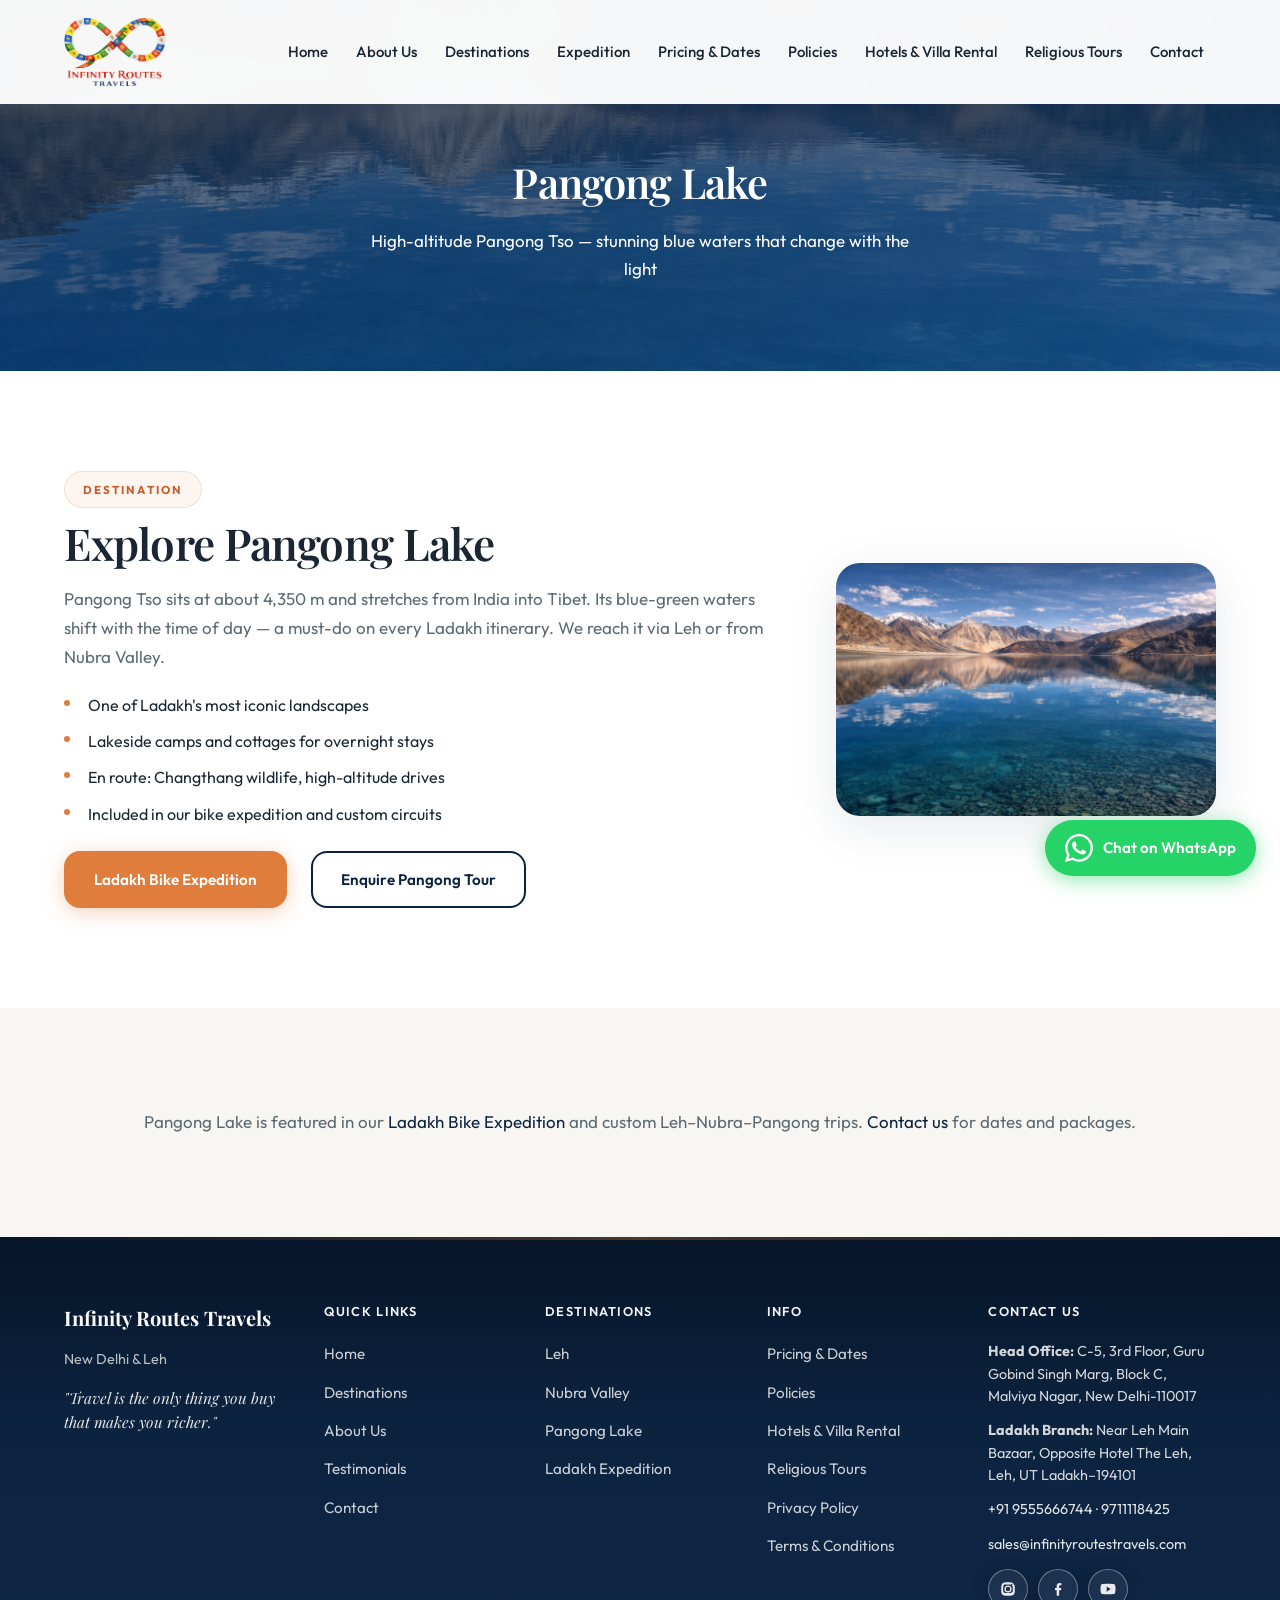
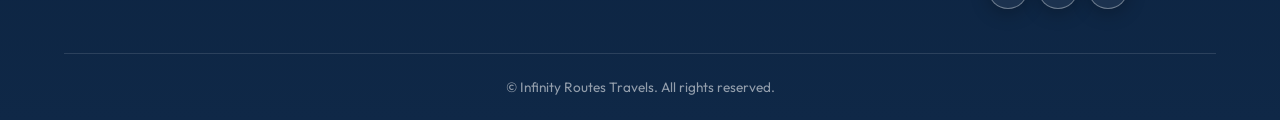
<file: pangong-lake.html>
<!DOCTYPE html>
<html lang="en">
<head>
  <meta charset="UTF-8" />
  <meta name="viewport" content="width=device-width, initial-scale=1.0" />
  <link rel="icon" href="assets/images Ladakh 2026/logo.png" type="image/png" sizes="32x32" />
  <link rel="icon" href="assets/images Ladakh 2026/logo.png" type="image/png" sizes="16x16" />
  <link rel="apple-touch-icon" href="assets/images Ladakh 2026/logo.png" />
  <title>Pangong Lake – High-Altitude Blue Waters | Infinity Routes Travels</title>
  <meta name="description" content="Pangong Tso: iconic high-altitude lake at 4,350 m with changing blue hues. Part of our Ladakh bike expeditions. Book Pangong Lake tours with Infinity Routes." />
  <link rel="preconnect" href="https://fonts.googleapis.com" />
  <link rel="preconnect" href="https://fonts.gstatic.com" crossorigin />
  <link href="https://fonts.googleapis.com/css2?family=Outfit:wght@300;400;500;600;700&family=Playfair+Display:wght@500;600;700&display=swap" rel="stylesheet" />
  <link rel="stylesheet" href="styles.css" />
</head>
<body>
  <header class="header">
    <nav class="nav container">
      <a href="index.html" class="logo">
        <img src="assets/images Ladakh 2026/logo.png" alt="Infinity Routes Travels" class="logo-img" onerror="this.style.display='none'; this.nextElementSibling.style.display='inline';" />
        <span class="logo-text-fallback" style="display:none;">Infinity Routes Travels</span>
      </a>
      <button class="nav-toggle" aria-label="Toggle menu"><span></span><span></span><span></span></button>
      <ul class="nav-menu">
        <li><a href="index.html">Home</a></li>
        <li><a href="about.html">About Us</a></li>
        <li><a href="attractions.html">Destinations</a></li>
        <li><a href="expedition.html">Expedition</a></li>
        <li><a href="pricing-dates.html">Pricing &amp; Dates</a></li>
        <li><a href="policies.html">Policies</a></li>
        <li><a href="hotels-villa-rental.html">Hotels &amp; Villa Rental</a></li>
        <li><a href="religious-tours.html">Religious Tours</a></li>
        <li><a href="contact.html">Contact</a></li>
      </ul>
    </nav>
  </header>

  <section class="page-hero page-hero-with-bg">
    <div class="page-hero-bg-img" style="background-image: url('assets/images Ladakh 2026/Pangong Lake.png');"></div>
    <div class="container">
      <h1 class="page-title">Pangong Lake</h1>
      <p class="page-subtitle">High-altitude Pangong Tso — stunning blue waters that change with the light</p>
    </div>
  </section>

  <section class="section destination-page section-alt">
    <div class="container">
      <div class="destination-page-grid">
        <div class="destination-page-content">
          <span class="section-tag">Destination</span>
          <h2 class="section-title">Explore Pangong Lake</h2>
          <p class="section-desc">Pangong Tso sits at about 4,350 m and stretches from India into Tibet. Its blue-green waters shift with the time of day — a must-do on every Ladakh itinerary. We reach it via Leh or from Nubra Valley.</p>
          <ul class="destination-highlights">
            <li>One of Ladakh's most iconic landscapes</li>
            <li>Lakeside camps and cottages for overnight stays</li>
            <li>En route: Changthang wildlife, high-altitude drives</li>
            <li>Included in our bike expedition and custom circuits</li>
          </ul>
          <p class="section-cta">
            <a href="expedition.html" class="btn btn-primary">Ladakh Bike Expedition</a>
            <a href="contact.html?place=Pangong" class="btn btn-outline">Enquire Pangong Tour</a>
          </p>
        </div>
        <div class="destination-page-img">
          <img src="assets/images Ladakh 2026/Pangong Lake.png" alt="Pangong Lake – high-altitude blue waters" loading="lazy" />
        </div>
      </div>
    </div>
  </section>

  <section class="section">
    <div class="container">
      <p class="section-desc text-center">Pangong Lake is featured in our <a href="expedition.html">Ladakh Bike Expedition</a> and custom Leh–Nubra–Pangong trips. <a href="contact.html">Contact us</a> for dates and packages.</p>
    </div>
  </section>

  <footer class="footer">
    <div class="container">
      <div class="footer-grid">
        <div class="footer-brand">
          <a href="index.html" class="footer-brand-name">Infinity Routes Travels</a>
          <p class="footer-location">New Delhi &amp; Leh</p>
          <p class="footer-quote">"Travel is the only thing you buy that makes you richer."</p>
        </div>
        <div class="footer-links">
          <h4>Quick Links</h4>
          <ul>
            <li><a href="index.html">Home</a></li>
            <li><a href="attractions.html">Destinations</a></li>
            <li><a href="about.html">About Us</a></li>
            <li><a href="index.html#testimonials">Testimonials</a></li>
            <li><a href="contact.html">Contact</a></li>
          </ul>
        </div>
        <div class="footer-links">
          <h4>Destinations</h4>
          <ul>
            <li><a href="leh.html">Leh</a></li>
            <li><a href="nubra-valley.html">Nubra Valley</a></li>
            <li><a href="pangong-lake.html">Pangong Lake</a></li>
            <li><a href="expedition.html">Ladakh Expedition</a></li>
          </ul>
        </div>
        <div class="footer-links">
          <h4>Info</h4>
          <ul>
            <li><a href="pricing-dates.html">Pricing &amp; Dates</a></li>
            <li><a href="policies.html">Policies</a></li>
            <li><a href="hotels-villa-rental.html">Hotels &amp; Villa Rental</a></li>
            <li><a href="religious-tours.html">Religious Tours</a></li>
            <li><a href="privacy-policy.html">Privacy Policy</a></li>
            <li><a href="terms-and-conditions.html">Terms &amp; Conditions</a></li>
          </ul>
        </div>
        <div class="footer-contact">
          <h4>Contact Us</h4>
          <p><strong>Head Office:</strong> C-5, 3rd Floor, Guru Gobind Singh Marg, Block C, Malviya Nagar, New Delhi-110017</p>
          <p><strong>Ladakh Branch:</strong> Near Leh Main Bazaar, Opposite Hotel The Leh, Leh, UT Ladakh–194101</p>
          <p><a href="tel:+919555666744">+91 9555666744</a> · <a href="tel:+919711118425">9711118425</a></p>
          <p><a href="mailto:sales@infinityroutestravels.com">sales@infinityroutestravels.com</a></p>
          <div class="footer-social">
            <a href="https://instagram.com/infinityroutes" target="_blank" rel="noopener" aria-label="Instagram @infinityroutes">
              <span class="sr-only">Instagram</span>
              <svg viewBox="0 0 24 24" aria-hidden="true">
                <path d="M12 7.3A4.7 4.7 0 1 0 16.7 12 4.71 4.71 0 0 0 12 7.3Zm0 7.7A3 3 0 1 1 15 12a3 3 0 0 1-3 3Zm4.85-7.9a1.1 1.1 0 1 1 1.1-1.1 1.1 1.1 0 0 1-1.1 1.1Zm2.9-1.12A4.58 4.58 0 0 0 17.06 3.2 20.86 20.86 0 0 0 12 3h-.07a20.86 20.86 0 0 0-5.06.2A4.58 4.58 0 0 0 3.25 6.98 20.86 20.86 0 0 0 3 12a20.86 20.86 0 0 0 .2 5.06 4.58 4.58 0 0 0 3.72 3.72A20.86 20.86 0 0 0 11.93 21h.14a20.86 20.86 0 0 0 5.06-.2 4.58 4.58 0 0 0 3.72-3.72A20.86 20.86 0 0 0 21 12a20.86 20.86 0 0 0-.2-5.02Zm-1.8 9.54a2.78 2.78 0 0 1-1.57 1.57 18.9 18.9 0 0 1-4.46.18h-.12a18.9 18.9 0 0 1-4.46-.18 2.78 2.78 0 0 1-1.57-1.57 18.9 18.9 0 0 1-.18-4.46V12a18.9 18.9 0 0 1 .18-4.46 2.78 2.78 0 0 1 1.57-1.57A18.9 18.9 0 0 1 11.93 6h.14a18.9 18.9 0 0 1 4.46.18 2.78 2.78 0 0 1 1.57 1.57A18.9 18.9 0 0 1 18.3 12a18.9 18.9 0 0 1-.18 4.46Z"/>
              </svg>
            </a>
            <a href="https://facebook.com/infinityroutestravels" target="_blank" rel="noopener" aria-label="Facebook">
              <span class="sr-only">Facebook</span>
              <svg viewBox="0 0 24 24" aria-hidden="true">
                <path d="M13.5 21v-7.25H16l.4-3h-2.9V8.4c0-.86.29-1.5 1.57-1.5H16.5V4.2A21.4 21.4 0 0 0 14.3 4c-2.42 0-4.08 1.48-4.08 4.2v2.55H8v3h2.22V21Z"/>
              </svg>
            </a>
            <a href="https://youtube.com/@infinityroutestravels" target="_blank" rel="noopener" aria-label="YouTube">
              <span class="sr-only">YouTube</span>
              <svg viewBox="0 0 24 24" aria-hidden="true">
                <path d="M21.6 7.2a2.58 2.58 0 0 0-1.82-1.82A53.34 53.34 0 0 0 12 5a53.34 53.34 0 0 0-7.78.38A2.58 2.58 0 0 0 2.4 7.2 27.2 27.2 0 0 0 2 12a27.2 27.2 0 0 0 .4 4.8 2.58 2.58 0 0 0 1.82 1.82A53.34 53.34 0 0 0 12 19a53.34 53.34 0 0 0 7.78-.38 2.58 2.58 0 0 0 1.82-1.82A27.2 27.2 0 0 0 22 12a27.2 27.2 0 0 0-.4-4.8ZM10.25 15.5v-7L15.5 12Z"/>
              </svg>
            </a>
          </div>
        </div>
      </div>
      <div class="footer-bottom">
        <p class="footer-copy">&copy; Infinity Routes Travels. All rights reserved.</p>
      </div>
    </div>
  </footer>

  <a href="https://wa.me/919555666744?text=Hi%2C%20I%20would%20like%20to%20enquire%20about%20tour%20packages%20(Uttarakhand%2C%20Himachal%20or%20Ladakh)." target="_blank" rel="noopener" class="whatsapp-float" aria-label="Chat on WhatsApp">
    <svg class="whatsapp-float-icon" viewBox="0 0 24 24" fill="currentColor"><path d="M17.472 14.382c-.297-.149-1.758-.867-2.03-.967-.273-.099-.471-.148-.67.15-.197.297-.767.966-.94 1.164-.173.199-.347.223-.644.075-.297-.15-1.255-.463-2.39-1.475-.883-.788-1.48-1.761-1.653-2.059-.173-.297-.018-.458.13-.606.134-.133.298-.347.446-.52.149-.174.198-.298.298-.497.099-.198.05-.371-.025-.52-.075-.149-.669-1.612-.916-2.207-.242-.579-.487-.5-.669-.51-.173-.008-.371-.01-.57-.01-.198 0-.52.074-.792.372-.272.297-1.04 1.016-1.04 2.479 0 1.462 1.065 2.875 1.213 3.074.149.198 2.096 3.2 5.077 4.487.709.306 1.262.489 1.694.625.712.227 1.36.195 1.871.118.571-.085 1.758-.719 2.006-1.413.248-.694.248-1.289.173-1.413-.074-.124-.272-.198-.57-.347m-5.421 7.403h-.004a9.87 9.87 0 01-5.031-1.378l-.361-.214-3.741.982.998-3.648-.235-.374a9.86 9.86 0 01-1.51-5.26c.001-5.45 4.436-9.884 9.888-9.884 2.64 0 5.122 1.03 6.988 2.898a9.825 9.825 0 012.893 6.994c-.003 5.45-4.437 9.884-9.885 9.884m8.413-18.297A11.815 11.815 0 0012.05 0C5.495 0 .16 5.335.157 11.892c0 2.096.547 4.142 1.588 5.945L.057 24l6.305-1.654a11.882 11.882 0 005.683 1.448h.005c6.554 0 11.89-5.335 11.893-11.893a11.821 11.821 0 00-3.48-8.413z"/></svg>
    <span class="whatsapp-float-text">Chat on WhatsApp</span>
  </a>
  <script src="assets/script.js"></script>
</body>
</html>
</file>
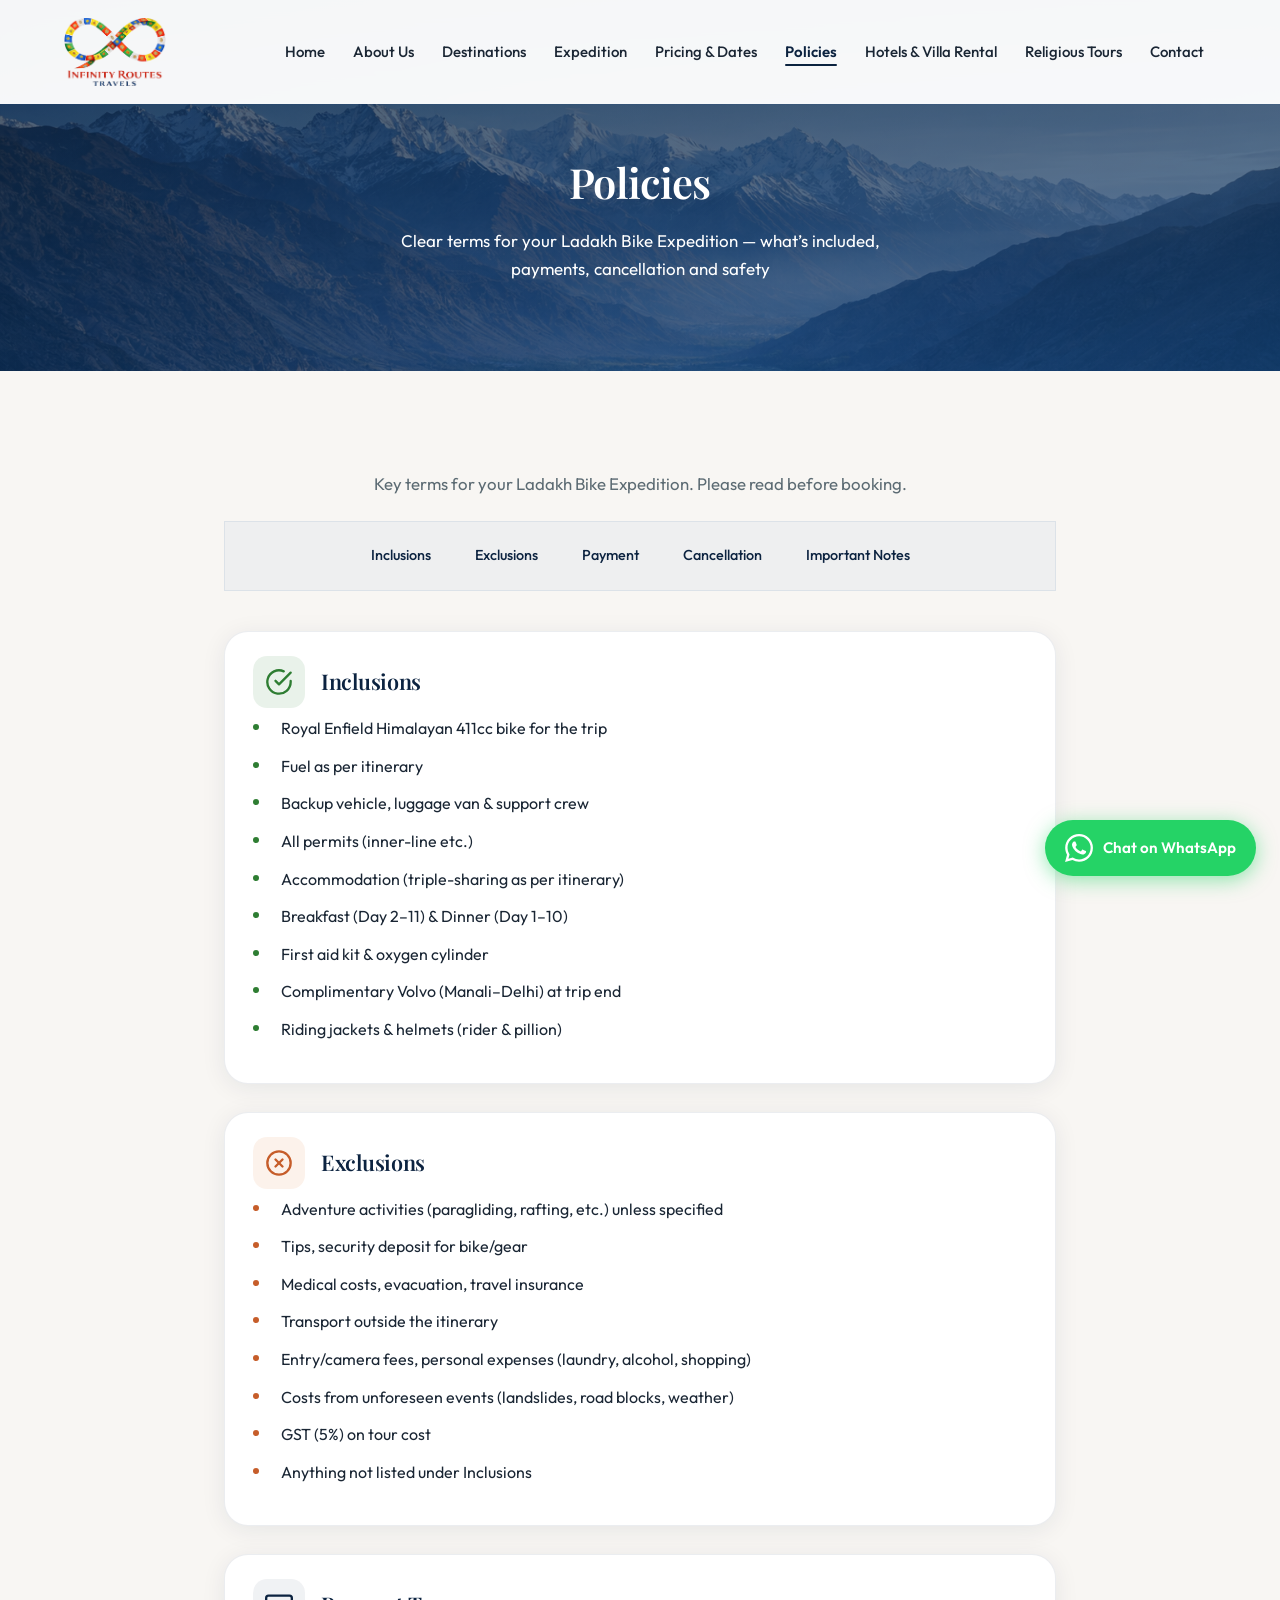
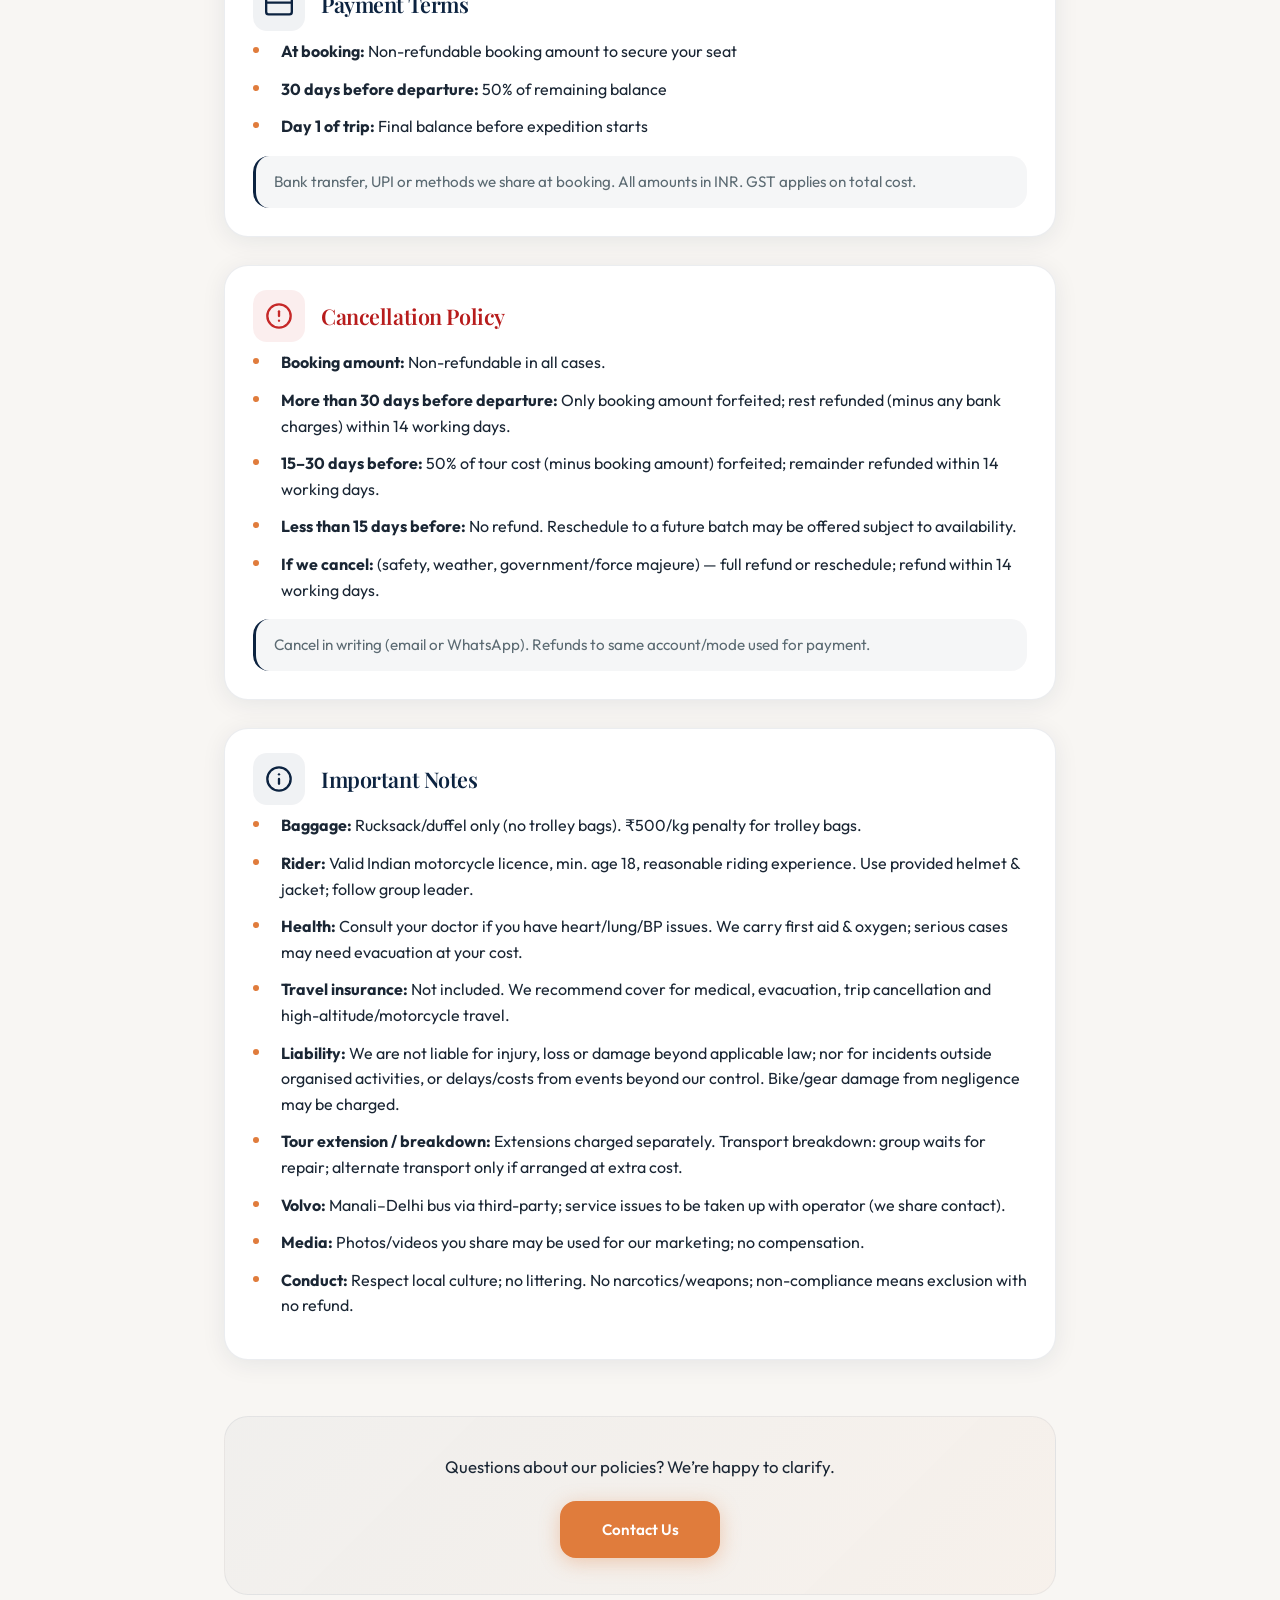
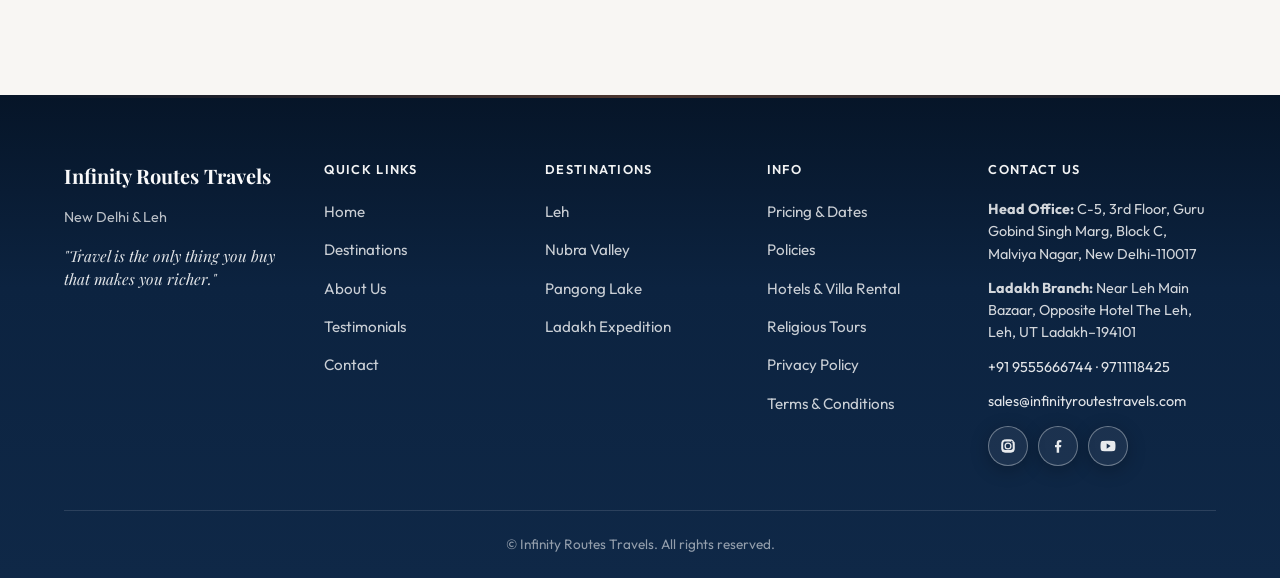
<file: policies.html>
<!DOCTYPE html>
<html lang="en">
<head>
  <meta charset="UTF-8" />
  <meta name="viewport" content="width=device-width, initial-scale=1.0" />
  <link rel="icon" href="assets/images Ladakh 2026/logo.png" type="image/png" sizes="32x32" />
  <link rel="icon" href="assets/images Ladakh 2026/logo.png" type="image/png" sizes="16x16" />
  <link rel="apple-touch-icon" href="assets/images Ladakh 2026/favicon.png" />
  <title>Policies | Ladakh Bike Expedition – Infinity Routes Travels</title>
  <meta name="description" content="Booking policies for Ladakh Bike Expedition: inclusions, exclusions, payment, cancellation and important notes. Infinity Routes Travels." />
  <link rel="preconnect" href="https://fonts.googleapis.com" />
  <link rel="preconnect" href="https://fonts.gstatic.com" crossorigin />
  <link href="https://fonts.googleapis.com/css2?family=Outfit:wght@300;400;500;600;700&family=Playfair+Display:wght@500;600;700&display=swap" rel="stylesheet" />
  <link rel="stylesheet" href="styles.css" />
</head>
<body>
  <header class="header">
    <nav class="nav container">
      <a href="index.html" class="logo">
        <img src="assets/images Ladakh 2026/logo.png" alt="Infinity Routes Travels" class="logo-img" onerror="this.style.display='none'; this.nextElementSibling.style.display='inline';" />
        <span class="logo-text-fallback" style="display:none;">Infinity Routes Travels</span>
      </a>
      <button class="nav-toggle" aria-label="Toggle menu"><span></span><span></span><span></span></button>
      <ul class="nav-menu">
        <li><a href="index.html">Home</a></li>
        <li><a href="about.html">About Us</a></li>
        <li><a href="attractions.html">Destinations</a></li>
        <li><a href="expedition.html">Expedition</a></li>
        <li><a href="pricing-dates.html">Pricing &amp; Dates</a></li>
        <li><a href="policies.html" class="active">Policies</a></li>
        <li><a href="hotels-villa-rental.html">Hotels &amp; Villa Rental</a></li>
        <li><a href="religious-tours.html">Religious Tours</a></li>
        <li><a href="contact.html">Contact</a></li>
      </ul>
    </nav>
  </header>

  <section class="page-hero page-hero-with-bg">
    <div class="page-hero-bg-img" style="background-image: url('assets/images Ladakh 2026/INNER PAGE HERO.png');"></div>
    <div class="container">
      <h1 class="page-title">Policies</h1>
      <p class="page-subtitle">Clear terms for your Ladakh Bike Expedition — what’s included, payments, cancellation and safety</p>
    </div>
  </section>

  <section class="section policies-page" id="policies-content">
    <div class="container">
      <p class="policies-intro">Key terms for your Ladakh Bike Expedition. Please read before booking.</p>

      <nav class="policies-nav" aria-label="Policy sections">
        <a href="#inclusions">Inclusions</a>
        <a href="#exclusions">Exclusions</a>
        <a href="#payment">Payment</a>
        <a href="#cancellation">Cancellation</a>
        <a href="#important-notes">Important Notes</a>
      </nav>

      <div class="policy-cards">
        <!-- Inclusions -->
        <article id="inclusions" class="policy-card policy-card-included">
          <div class="policy-card-header">
            <span class="policy-card-icon" aria-hidden="true">
              <svg width="28" height="28" viewBox="0 0 24 24" fill="none" stroke="currentColor" stroke-width="2" stroke-linecap="round" stroke-linejoin="round"><path d="M22 11.08V12a10 10 0 1 1-5.93-9.14"/><polyline points="22 4 12 14.01 9 11.01"/></svg>
            </span>
            <h2 class="policy-card-title">Inclusions</h2>
          </div>
          <div class="policy-card-body">
            <ul class="policy-list-tight">
              <li>Royal Enfield Himalayan 411cc bike for the trip</li>
              <li>Fuel as per itinerary</li>
              <li>Backup vehicle, luggage van &amp; support crew</li>
              <li>All permits (inner-line etc.)</li>
              <li>Accommodation (triple-sharing as per itinerary)</li>
              <li>Breakfast (Day 2–11) &amp; Dinner (Day 1–10)</li>
              <li>First aid kit &amp; oxygen cylinder</li>
              <li>Complimentary Volvo (Manali–Delhi) at trip end</li>
              <li>Riding jackets &amp; helmets (rider &amp; pillion)</li>
            </ul>
          </div>
        </article>

        <!-- Exclusions -->
        <article id="exclusions" class="policy-card policy-card-excluded">
          <div class="policy-card-header">
            <span class="policy-card-icon policy-card-icon-excl" aria-hidden="true">
              <svg width="28" height="28" viewBox="0 0 24 24" fill="none" stroke="currentColor" stroke-width="2" stroke-linecap="round" stroke-linejoin="round"><circle cx="12" cy="12" r="10"/><line x1="15" y1="9" x2="9" y2="15"/><line x1="9" y1="9" x2="15" y2="15"/></svg>
            </span>
            <h2 class="policy-card-title">Exclusions</h2>
          </div>
          <div class="policy-card-body">
            <ul class="policy-list-tight">
              <li>Adventure activities (paragliding, rafting, etc.) unless specified</li>
              <li>Tips, security deposit for bike/gear</li>
              <li>Medical costs, evacuation, travel insurance</li>
              <li>Transport outside the itinerary</li>
              <li>Entry/camera fees, personal expenses (laundry, alcohol, shopping)</li>
              <li>Costs from unforeseen events (landslides, road blocks, weather)</li>
              <li>GST (5%) on tour cost</li>
              <li>Anything not listed under Inclusions</li>
            </ul>
          </div>
        </article>

        <!-- Payment Terms -->
        <article id="payment" class="policy-card">
          <div class="policy-card-header">
            <span class="policy-card-icon" aria-hidden="true">
              <svg width="28" height="28" viewBox="0 0 24 24" fill="none" stroke="currentColor" stroke-width="2" stroke-linecap="round" stroke-linejoin="round"><rect x="1" y="4" width="22" height="16" rx="2" ry="2"/><line x1="1" y1="10" x2="23" y2="10"/></svg>
            </span>
            <h2 class="policy-card-title">Payment Terms</h2>
          </div>
          <div class="policy-card-body">
            <ul class="policy-list-tight">
              <li><strong>At booking:</strong> Non-refundable booking amount to secure your seat</li>
              <li><strong>30 days before departure:</strong> 50% of remaining balance</li>
              <li><strong>Day 1 of trip:</strong> Final balance before expedition starts</li>
            </ul>
            <p class="policy-note">Bank transfer, UPI or methods we share at booking. All amounts in INR. GST applies on total cost.</p>
          </div>
        </article>

        <!-- Cancellation Policy -->
        <article id="cancellation" class="policy-card policy-card-warning">
          <div class="policy-card-header">
            <span class="policy-card-icon" aria-hidden="true">
              <svg width="28" height="28" viewBox="0 0 24 24" fill="none" stroke="currentColor" stroke-width="2" stroke-linecap="round" stroke-linejoin="round"><circle cx="12" cy="12" r="10"/><line x1="12" y1="8" x2="12" y2="12"/><line x1="12" y1="16" x2="12.01" y2="16"/></svg>
            </span>
            <h2 class="policy-card-title">Cancellation Policy</h2>
          </div>
          <div class="policy-card-body">
            <ul class="policy-list-tight">
              <li><strong>Booking amount:</strong> Non-refundable in all cases.</li>
              <li><strong>More than 30 days before departure:</strong> Only booking amount forfeited; rest refunded (minus any bank charges) within 14 working days.</li>
              <li><strong>15–30 days before:</strong> 50% of tour cost (minus booking amount) forfeited; remainder refunded within 14 working days.</li>
              <li><strong>Less than 15 days before:</strong> No refund. Reschedule to a future batch may be offered subject to availability.</li>
              <li><strong>If we cancel:</strong> (safety, weather, government/force majeure) — full refund or reschedule; refund within 14 working days.</li>
            </ul>
            <p class="policy-note">Cancel in writing (email or WhatsApp). Refunds to same account/mode used for payment.</p>
          </div>
        </article>

        <!-- Important Notes -->
        <article id="important-notes" class="policy-card">
          <div class="policy-card-header">
            <span class="policy-card-icon" aria-hidden="true">
              <svg width="28" height="28" viewBox="0 0 24 24" fill="none" stroke="currentColor" stroke-width="2" stroke-linecap="round" stroke-linejoin="round"><circle cx="12" cy="12" r="10"/><line x1="12" y1="16" x2="12" y2="12"/><line x1="12" y1="8" x2="12.01" y2="8"/></svg>
            </span>
            <h2 class="policy-card-title">Important Notes</h2>
          </div>
          <div class="policy-card-body">
            <ul class="policy-list-tight">
              <li><strong>Baggage:</strong> Rucksack/duffel only (no trolley bags). ₹500/kg penalty for trolley bags.</li>
              <li><strong>Rider:</strong> Valid Indian motorcycle licence, min. age 18, reasonable riding experience. Use provided helmet &amp; jacket; follow group leader.</li>
              <li><strong>Health:</strong> Consult your doctor if you have heart/lung/BP issues. We carry first aid &amp; oxygen; serious cases may need evacuation at your cost.</li>
              <li><strong>Travel insurance:</strong> Not included. We recommend cover for medical, evacuation, trip cancellation and high-altitude/motorcycle travel.</li>
              <li><strong>Liability:</strong> We are not liable for injury, loss or damage beyond applicable law; nor for incidents outside organised activities, or delays/costs from events beyond our control. Bike/gear damage from negligence may be charged.</li>
              <li><strong>Tour extension / breakdown:</strong> Extensions charged separately. Transport breakdown: group waits for repair; alternate transport only if arranged at extra cost.</li>
              <li><strong>Volvo:</strong> Manali–Delhi bus via third-party; service issues to be taken up with operator (we share contact).</li>
              <li><strong>Media:</strong> Photos/videos you share may be used for our marketing; no compensation.</li>
              <li><strong>Conduct:</strong> Respect local culture; no littering. No narcotics/weapons; non-compliance means exclusion with no refund.</li>
            </ul>
          </div>
        </article>
      </div>

      <div class="policies-cta">
        <p>Questions about our policies? We’re happy to clarify.</p>
        <a href="contact.html" class="btn btn-primary">Contact Us</a>
      </div>
    </div>
  </section>

  <footer class="footer">
    <div class="container">
      <div class="footer-grid">
        <div class="footer-brand">
          <a href="index.html" class="footer-brand-name">Infinity Routes Travels</a>
          <p class="footer-location">New Delhi &amp; Leh</p>
          <p class="footer-quote">"Travel is the only thing you buy that makes you richer."</p>
        </div>
        <div class="footer-links">
          <h4>Quick Links</h4>
          <ul>
            <li><a href="index.html">Home</a></li>
            <li><a href="attractions.html">Destinations</a></li>
            <li><a href="about.html">About Us</a></li>
            <li><a href="index.html#testimonials">Testimonials</a></li>
            <li><a href="contact.html">Contact</a></li>
          </ul>
        </div>
        <div class="footer-links">
          <h4>Destinations</h4>
          <ul>
            <li><a href="leh.html">Leh</a></li>
            <li><a href="nubra-valley.html">Nubra Valley</a></li>
            <li><a href="pangong-lake.html">Pangong Lake</a></li>
            <li><a href="expedition.html">Ladakh Expedition</a></li>
          </ul>
        </div>
        <div class="footer-links">
          <h4>Info</h4>
          <ul>
            <li><a href="pricing-dates.html">Pricing &amp; Dates</a></li>
            <li><a href="policies.html">Policies</a></li>
            <li><a href="hotels-villa-rental.html">Hotels &amp; Villa Rental</a></li>
            <li><a href="religious-tours.html">Religious Tours</a></li>
            <li><a href="privacy-policy.html">Privacy Policy</a></li>
            <li><a href="terms-and-conditions.html">Terms &amp; Conditions</a></li>
          </ul>
        </div>
        <div class="footer-contact">
          <h4>Contact Us</h4>
          <p><strong>Head Office:</strong> C-5, 3rd Floor, Guru Gobind Singh Marg, Block C, Malviya Nagar, New Delhi-110017</p>
          <p><strong>Ladakh Branch:</strong> Near Leh Main Bazaar, Opposite Hotel The Leh, Leh, UT Ladakh–194101</p>
          <p><a href="tel:+919555666744">+91 9555666744</a> · <a href="tel:+919711118425">9711118425</a></p>
          <p><a href="mailto:sales@infinityroutestravels.com">sales@infinityroutestravels.com</a></p>
          <div class="footer-social">
            <a href="https://instagram.com/infinityroutes" target="_blank" rel="noopener" aria-label="Instagram @infinityroutes">
              <span class="sr-only">Instagram</span>
              <svg viewBox="0 0 24 24" aria-hidden="true">
                <path d="M12 7.3A4.7 4.7 0 1 0 16.7 12 4.71 4.71 0 0 0 12 7.3Zm0 7.7A3 3 0 1 1 15 12a3 3 0 0 1-3 3Zm4.85-7.9a1.1 1.1 0 1 1 1.1-1.1 1.1 1.1 0 0 1-1.1 1.1Zm2.9-1.12A4.58 4.58 0 0 0 17.06 3.2 20.86 20.86 0 0 0 12 3h-.07a20.86 20.86 0 0 0-5.06.2A4.58 4.58 0 0 0 3.25 6.98 20.86 20.86 0 0 0 3 12a20.86 20.86 0 0 0 .2 5.06 4.58 4.58 0 0 0 3.72 3.72A20.86 20.86 0 0 0 11.93 21h.14a20.86 20.86 0 0 0 5.06-.2 4.58 4.58 0 0 0 3.72-3.72A20.86 20.86 0 0 0 21 12a20.86 20.86 0 0 0-.2-5.02Zm-1.8 9.54a2.78 2.78 0 0 1-1.57 1.57 18.9 18.9 0 0 1-4.46.18h-.12a18.9 18.9 0 0 1-4.46-.18 2.78 2.78 0 0 1-1.57-1.57 18.9 18.9 0 0 1-.18-4.46V12a18.9 18.9 0 0 1 .18-4.46 2.78 2.78 0 0 1 1.57-1.57A18.9 18.9 0 0 1 11.93 6h.14a18.9 18.9 0 0 1 4.46.18 2.78 2.78 0 0 1 1.57 1.57A18.9 18.9 0 0 1 18.3 12a18.9 18.9 0 0 1-.18 4.46Z"/>
              </svg>
            </a>
            <a href="https://facebook.com/infinityroutestravels" target="_blank" rel="noopener" aria-label="Facebook">
              <span class="sr-only">Facebook</span>
              <svg viewBox="0 0 24 24" aria-hidden="true">
                <path d="M13.5 21v-7.25H16l.4-3h-2.9V8.4c0-.86.29-1.5 1.57-1.5H16.5V4.2A21.4 21.4 0 0 0 14.3 4c-2.42 0-4.08 1.48-4.08 4.2v2.55H8v3h2.22V21Z"/>
              </svg>
            </a>
            <a href="https://youtube.com/@infinityroutestravels" target="_blank" rel="noopener" aria-label="YouTube">
              <span class="sr-only">YouTube</span>
              <svg viewBox="0 0 24 24" aria-hidden="true">
                <path d="M21.6 7.2a2.58 2.58 0 0 0-1.82-1.82A53.34 53.34 0 0 0 12 5a53.34 53.34 0 0 0-7.78.38A2.58 2.58 0 0 0 2.4 7.2 27.2 27.2 0 0 0 2 12a27.2 27.2 0 0 0 .4 4.8 2.58 2.58 0 0 0 1.82 1.82A53.34 53.34 0 0 0 12 19a53.34 53.34 0 0 0 7.78-.38 2.58 2.58 0 0 0 1.82-1.82A27.2 27.2 0 0 0 22 12a27.2 27.2 0 0 0-.4-4.8ZM10.25 15.5v-7L15.5 12Z"/>
              </svg>
            </a>
          </div>
        </div>
      </div>
      <div class="footer-bottom">
        <p class="footer-copy">&copy; Infinity Routes Travels. All rights reserved.</p>
      </div>
    </div>
  </footer>

  <a href="https://wa.me/919555666744?text=Hi%2C%20I%20have%20a%20query%20about%20Ladakh%20Bike%20Expedition%20policies." target="_blank" rel="noopener" class="whatsapp-float" aria-label="Chat on WhatsApp">
    <svg class="whatsapp-float-icon" viewBox="0 0 24 24" fill="currentColor"><path d="M17.472 14.382c-.297-.149-1.758-.867-2.03-.967-.273-.099-.471-.148-.67.15-.197.297-.767.966-.94 1.164-.173.199-.347.223-.644.075-.297-.15-1.255-.463-2.39-1.475-.883-.788-1.48-1.761-1.653-2.059-.173-.297-.018-.458.13-.606.134-.133.298-.347.446-.52.149-.174.198-.298.298-.497.099-.198.05-.371-.025-.52-.075-.149-.669-1.612-.916-2.207-.242-.579-.487-.5-.669-.51-.173-.008-.371-.01-.57-.01-.198 0-.52.074-.792.372-.272.297-1.04 1.016-1.04 2.479 0 1.462 1.065 2.875 1.213 3.074.149.198 2.096 3.2 5.077 4.487.709.306 1.262.489 1.694.625.712.227 1.36.195 1.871.118.571-.085 1.758-.719 2.006-1.413.248-.694.248-1.289.173-1.413-.074-.124-.272-.198-.57-.347m-5.421 7.403h-.004a9.87 9.87 0 01-5.031-1.378l-.361-.214-3.741.982.998-3.648-.235-.374a9.86 9.86 0 01-1.51-5.26c.001-5.45 4.436-9.884 9.888-9.884 2.64 0 5.122 1.03 6.988 2.898a9.825 9.825 0 012.893 6.994c-.003 5.45-4.437 9.884-9.885 9.884m8.413-18.297A11.815 11.815 0 0012.05 0C5.495 0 .16 5.335.157 11.892c0 2.096.547 4.142 1.588 5.945L.057 24l6.305-1.654a11.882 11.882 0 005.683 1.448h.005c6.554 0 11.89-5.335 11.893-11.893a11.821 11.821 0 00-3.48-8.413z"/></svg>
    <span class="whatsapp-float-text">Chat on WhatsApp</span>
  </a>

  <script src="assets/script.js"></script>
</body>
</html>
</file>
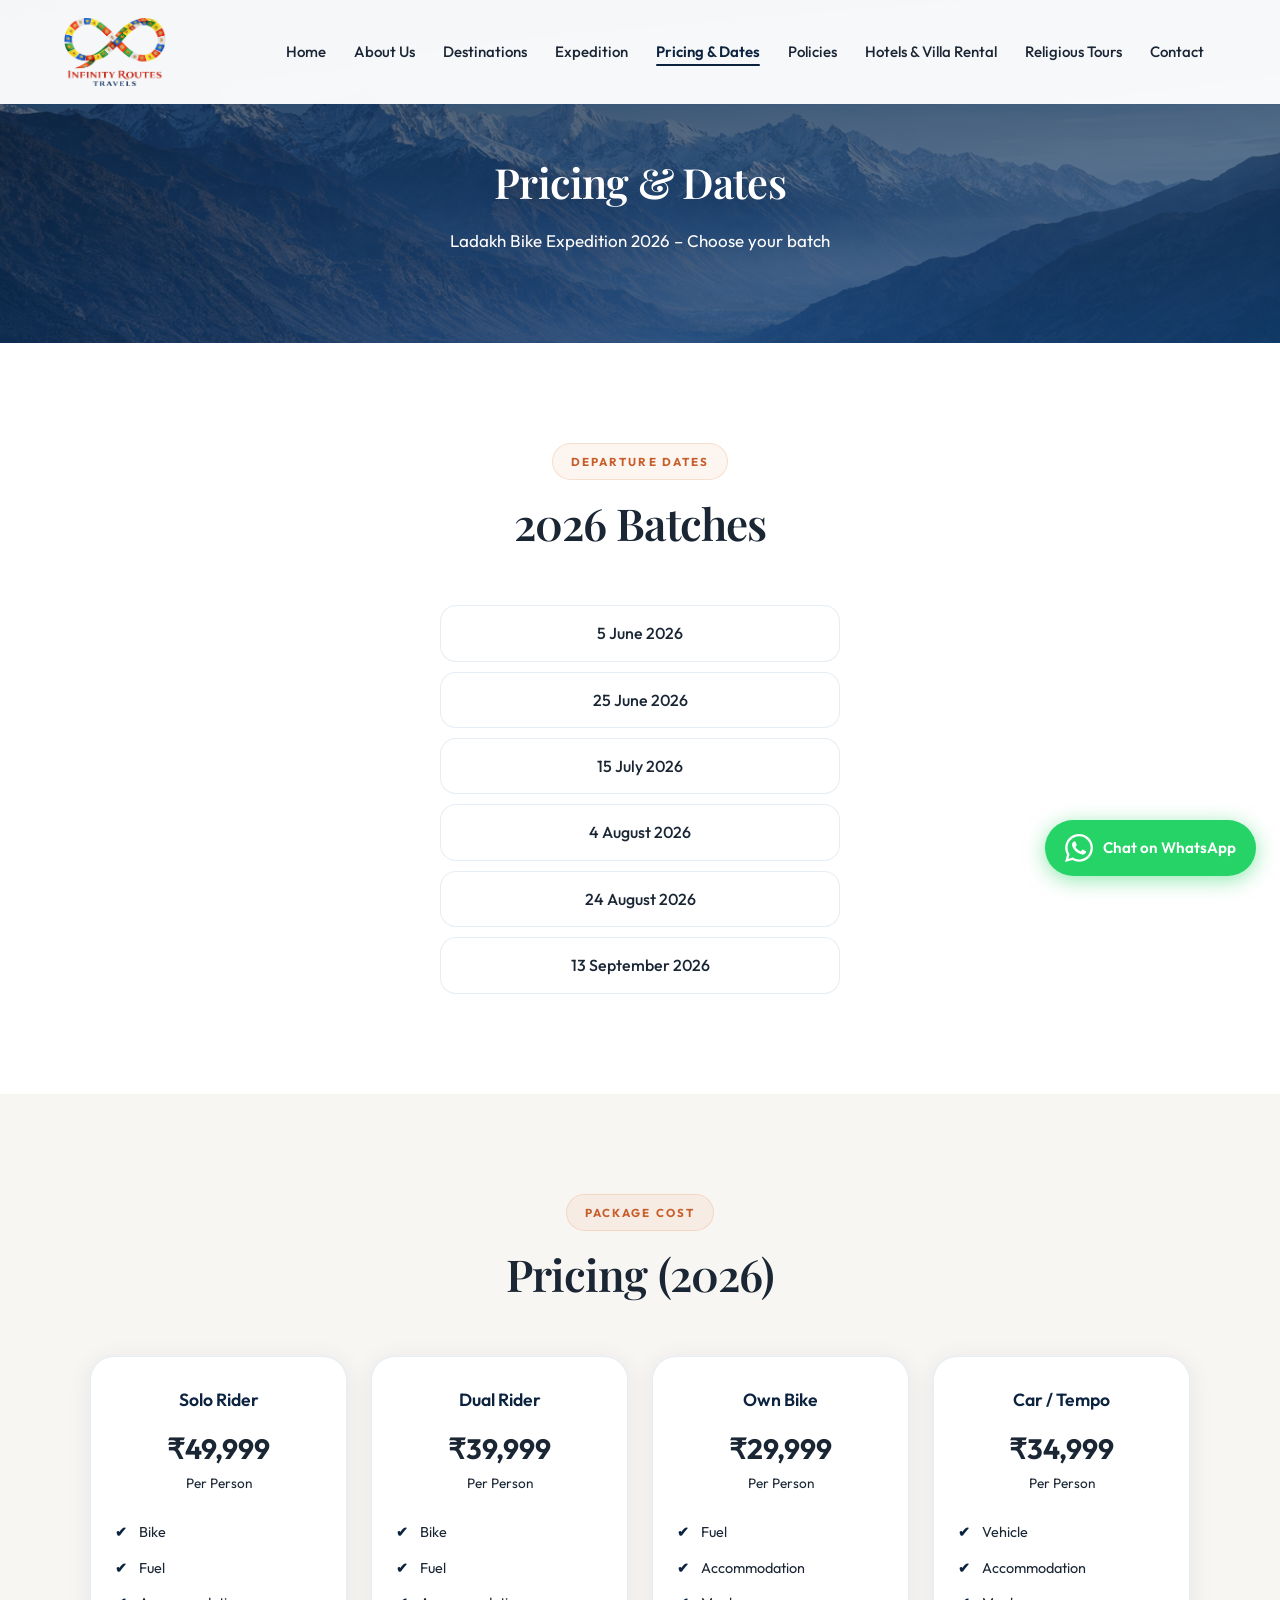
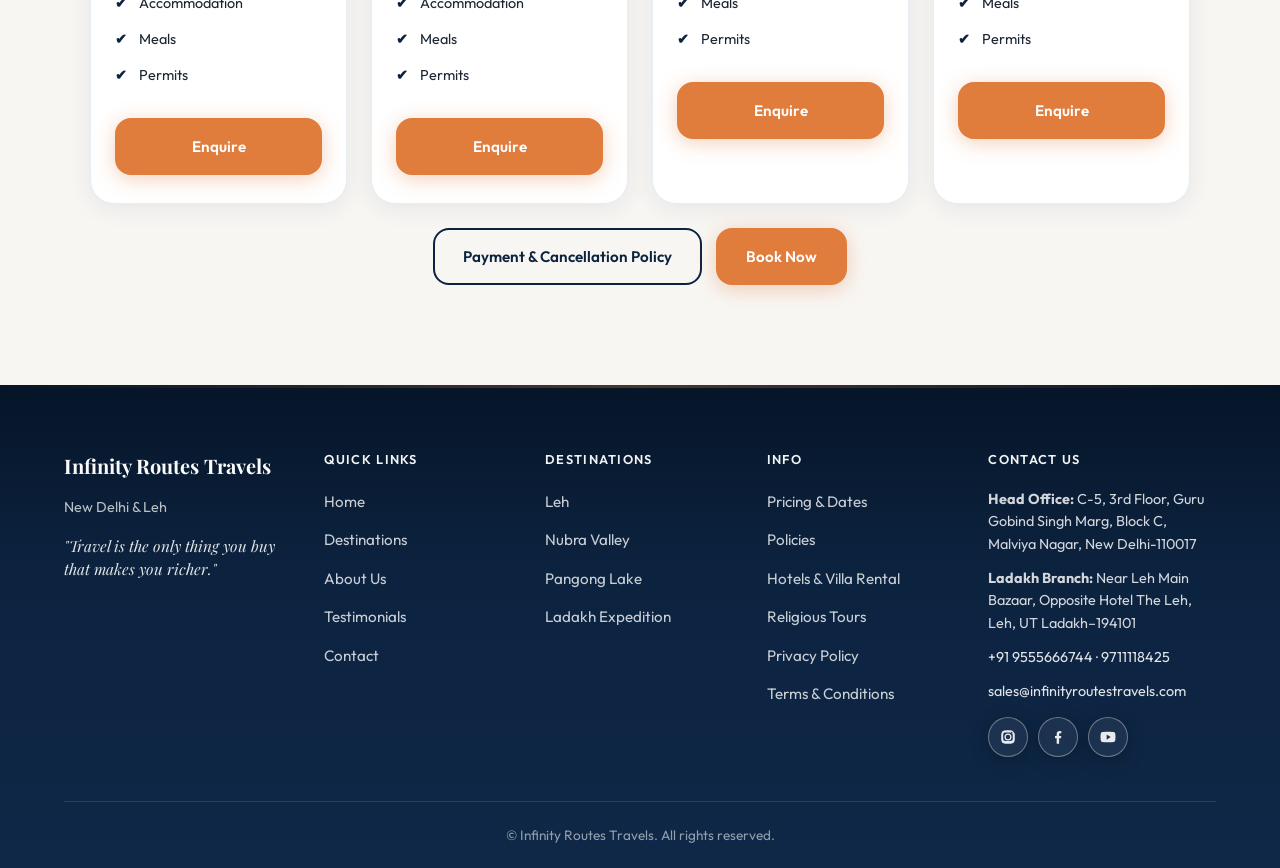
<file: pricing-dates.html>
<!DOCTYPE html>
<html lang="en">
<head>
  <meta charset="UTF-8" />
  <meta name="viewport" content="width=device-width, initial-scale=1.0" />
  <link rel="icon" href="assets/images Ladakh 2026/logo.png" type="image/png" sizes="32x32" />
  <link rel="icon" href="assets/images Ladakh 2026/logo.png" type="image/png" sizes="16x16" />
  <link rel="apple-touch-icon" href="assets/images Ladakh 2026/favicon.png" />
  <title>Pricing & Dates | Ladakh Bike Expedition 2026</title>
  <link rel="preconnect" href="https://fonts.googleapis.com" />
  <link rel="preconnect" href="https://fonts.gstatic.com" crossorigin />
  <link href="https://fonts.googleapis.com/css2?family=Outfit:wght@300;400;500;600;700&family=Playfair+Display:wght@500;600;700&display=swap" rel="stylesheet" />
  <link rel="stylesheet" href="styles.css" />
</head>
<body>
  <header class="header">
    <nav class="nav container">
      <a href="index.html" class="logo">
        <img src="assets/images Ladakh 2026/logo.png" alt="Infinity Routes Travels" class="logo-img" onerror="this.style.display='none'; this.nextElementSibling.style.display='inline';" />
        <span class="logo-text-fallback" style="display:none;">Infinity Routes Travels</span>
      </a>
      <button class="nav-toggle" aria-label="Toggle menu"><span></span><span></span><span></span></button>
      <ul class="nav-menu">
        <li><a href="index.html">Home</a></li>
        <li><a href="about.html">About Us</a></li>
        <li><a href="attractions.html">Destinations</a></li>
        <li><a href="expedition.html">Expedition</a></li>
        <li><a href="pricing-dates.html" class="active">Pricing & Dates</a></li>
        <li><a href="policies.html">Policies</a></li>
        <li><a href="hotels-villa-rental.html">Hotels &amp; Villa Rental</a></li>
        <li><a href="religious-tours.html">Religious Tours</a></li>
        <li><a href="contact.html">Contact</a></li>
      </ul>
    </nav>
  </header>

  <section class="page-hero page-hero-with-bg">
    <div class="page-hero-bg-img" style="background-image: url('assets/images Ladakh 2026/INNER PAGE HERO.png');"></div>
    <div class="container">
      <h1 class="page-title">Pricing & Dates</h1>
      <p class="page-subtitle">Ladakh Bike Expedition 2026 – Choose your batch</p>
    </div>
  </section>

  <section class="section section-alt reveal">
    <div class="container">
      <div class="section-header">
        <span class="section-tag">Departure Dates</span>
        <h2 class="section-title">2026 Batches</h2>
      </div>
      <ul class="departure-dates-list">
        <li>5 June 2026</li>
        <li>25 June 2026</li>
        <li>15 July 2026</li>
        <li>4 August 2026</li>
        <li>24 August 2026</li>
        <li>13 September 2026</li>
      </ul>
    </div>
  </section>

  <section class="section reveal">
    <div class="container">
      <div class="section-header">
        <span class="section-tag">Package Cost</span>
        <h2 class="section-title">Pricing (2026)</h2>
      </div>
      <div class="pricing-cards">
        <div class="pricing-card">
          <h3>Solo Rider</h3>
          <p class="pricing-amount">₹49,999</p>
          <p class="pricing-per">Per Person</p>
          <ul class="pricing-includes">
            <li>Bike</li>
            <li>Fuel</li>
            <li>Accommodation</li>
            <li>Meals</li>
            <li>Permits</li>
          </ul>
          <a href="contact.html" class="btn btn-primary">Enquire</a>
        </div>
        <div class="pricing-card">
          <h3>Dual Rider</h3>
          <p class="pricing-amount">₹39,999</p>
          <p class="pricing-per">Per Person</p>
          <ul class="pricing-includes">
            <li>Bike</li>
            <li>Fuel</li>
            <li>Accommodation</li>
            <li>Meals</li>
            <li>Permits</li>
          </ul>
          <a href="contact.html" class="btn btn-primary">Enquire</a>
        </div>
        <div class="pricing-card">
          <h3>Own Bike</h3>
          <p class="pricing-amount">₹29,999</p>
          <p class="pricing-per">Per Person</p>
          <ul class="pricing-includes">
            <li>Fuel</li>
            <li>Accommodation</li>
            <li>Meals</li>
            <li>Permits</li>
          </ul>
          <a href="contact.html" class="btn btn-primary">Enquire</a>
        </div>
        <div class="pricing-card">
          <h3>Car / Tempo</h3>
          <p class="pricing-amount">₹34,999</p>
          <p class="pricing-per">Per Person</p>
          <ul class="pricing-includes">
            <li>Vehicle</li>
            <li>Accommodation</li>
            <li>Meals</li>
            <li>Permits</li>
          </ul>
          <a href="contact.html" class="btn btn-primary">Enquire</a>
        </div>
      </div>
      <div class="section-cta-btns">
        <a href="policies.html" class="btn btn-outline">Payment & Cancellation Policy</a>
        <a href="contact.html" class="btn btn-primary">Book Now</a>
      </div>
    </div>
  </section>

  <footer class="footer">
    <div class="container">
      <div class="footer-grid">
        <div class="footer-brand">
          <a href="index.html" class="footer-brand-name">Infinity Routes Travels</a>
          <p class="footer-location">New Delhi & Leh</p>
          <p class="footer-quote">"Travel is the only thing you buy that makes you richer."</p>
        </div>
        <div class="footer-links">
          <h4>Quick Links</h4>
          <ul>
            <li><a href="index.html">Home</a></li>
            <li><a href="attractions.html">Destinations</a></li>
            <li><a href="about.html">About Us</a></li>
            <li><a href="index.html#testimonials">Testimonials</a></li>
            <li><a href="contact.html">Contact</a></li>
          </ul>
        </div>
        <div class="footer-links">
          <h4>Destinations</h4>
          <ul>
            <li><a href="leh.html">Leh</a></li>
            <li><a href="nubra-valley.html">Nubra Valley</a></li>
            <li><a href="pangong-lake.html">Pangong Lake</a></li>
            <li><a href="expedition.html">Ladakh Expedition</a></li>
          </ul>
        </div>
        <div class="footer-links">
          <h4>Info</h4>
          <ul>
            <li><a href="pricing-dates.html">Pricing &amp; Dates</a></li>
            <li><a href="policies.html">Policies</a></li>
            <li><a href="hotels-villa-rental.html">Hotels &amp; Villa Rental</a></li>
            <li><a href="religious-tours.html">Religious Tours</a></li>
            <li><a href="privacy-policy.html">Privacy Policy</a></li>
            <li><a href="terms-and-conditions.html">Terms &amp; Conditions</a></li>
          </ul>
        </div>
        <div class="footer-contact">
          <h4>Contact Us</h4>
          <p><strong>Head Office:</strong> C-5, 3rd Floor, Guru Gobind Singh Marg, Block C, Malviya Nagar, New Delhi-110017</p>
          <p><strong>Ladakh Branch:</strong> Near Leh Main Bazaar, Opposite Hotel The Leh, Leh, UT Ladakh–194101</p>
          <p><a href="tel:+919555666744">+91 9555666744</a> · <a href="tel:+919711118425">9711118425</a></p>
          <p><a href="mailto:sales@infinityroutestravels.com">sales@infinityroutestravels.com</a></p>
          <div class="footer-social">
            <a href="https://instagram.com/infinityroutes" target="_blank" rel="noopener" aria-label="Instagram @infinityroutes"><span class="sr-only">Instagram</span><svg viewBox="0 0 24 24" aria-hidden="true"><path d="M12 7.3A4.7 4.7 0 1 0 16.7 12 4.71 4.71 0 0 0 12 7.3Zm0 7.7A3 3 0 1 1 15 12a3 3 0 0 1-3 3Zm4.85-7.9a1.1 1.1 0 1 1 1.1-1.1 1.1 1.1 0 0 1-1.1 1.1Zm2.9-1.12A4.58 4.58 0 0 0 17.06 3.2 20.86 20.86 0 0 0 12 3h-.07a20.86 20.86 0 0 0-5.06.2A4.58 4.58 0 0 0 3.25 6.98 20.86 20.86 0 0 0 3 12a20.86 20.86 0 0 0 .2 5.06 4.58 4.58 0 0 0 3.72 3.72A20.86 20.86 0 0 0 11.93 21h.14a20.86 20.86 0 0 0 5.06-.2 4.58 4.58 0 0 0 3.72-3.72A20.86 20.86 0 0 0 21 12a20.86 20.86 0 0 0-.2-5.02Zm-1.8 9.54a2.78 2.78 0 0 1-1.57 1.57 18.9 18.9 0 0 1-4.46.18h-.12a18.9 18.9 0 0 1-4.46-.18 2.78 2.78 0 0 1-1.57-1.57 18.9 18.9 0 0 1-.18-4.46V12a18.9 18.9 0 0 1 .18-4.46 2.78 2.78 0 0 1 1.57-1.57A18.9 18.9 0 0 1 11.93 6h.14a18.9 18.9 0 0 1 4.46.18 2.78 2.78 0 0 1 1.57 1.57A18.9 18.9 0 0 1 18.3 12a18.9 18.9 0 0 1-.18 4.46Z"/></svg></a>
            <a href="https://facebook.com/infinityroutestravels" target="_blank" rel="noopener" aria-label="Facebook"><span class="sr-only">Facebook</span><svg viewBox="0 0 24 24" aria-hidden="true"><path d="M13.5 21v-7.25H16l.4-3h-2.9V8.4c0-.86.29-1.5 1.57-1.5H16.5V4.2A21.4 21.4 0 0 0 14.3 4c-2.42 0-4.08 1.48-4.08 4.2v2.55H8v3h2.22V21Z"/></svg></a>
            <a href="https://youtube.com/@infinityroutestravels" target="_blank" rel="noopener" aria-label="YouTube"><span class="sr-only">YouTube</span><svg viewBox="0 0 24 24" aria-hidden="true"><path d="M21.6 7.2a2.58 2.58 0 0 0-1.82-1.82A53.34 53.34 0 0 0 12 5a53.34 53.34 0 0 0-7.78.38A2.58 2.58 0 0 0 2.4 7.2 27.2 27.2 0 0 0 2 12a27.2 27.2 0 0 0 .4 4.8 2.58 2.58 0 0 0 1.82 1.82A53.34 53.34 0 0 0 12 19a53.34 53.34 0 0 0 7.78-.38 2.58 2.58 0 0 0 1.82-1.82A27.2 27.2 0 0 0 22 12a27.2 27.2 0 0 0-.4-4.8ZM10.25 15.5v-7L15.5 12Z"/></svg></a>
          </div>
        </div>
      </div>
      <div class="footer-bottom">
        <p class="footer-copy">&copy; Infinity Routes Travels. All rights reserved.</p>
      </div>
    </div>
  </footer>

  <a href="https://wa.me/919555666744?text=Hi%2C%20I%20want%20to%20book%20Ladakh%20Bike%20Expedition%202026." target="_blank" rel="noopener" class="whatsapp-float" aria-label="Chat on WhatsApp">
    <svg class="whatsapp-float-icon" viewBox="0 0 24 24" fill="currentColor"><path d="M17.472 14.382c-.297-.149-1.758-.867-2.03-.967-.273-.099-.471-.148-.67.15-.197.297-.767.966-.94 1.164-.173.199-.347.223-.644.075-.297-.15-1.255-.463-2.39-1.475-.883-.788-1.48-1.761-1.653-2.059-.173-.297-.018-.458.13-.606.134-.133.298-.347.446-.52.149-.174.198-.298.298-.497.099-.198.05-.371-.025-.52-.075-.149-.669-1.612-.916-2.207-.242-.579-.487-.5-.669-.51-.173-.008-.371-.01-.57-.01-.198 0-.52.074-.792.372-.272.297-1.04 1.016-1.04 2.479 0 1.462 1.065 2.875 1.213 3.074.149.198 2.096 3.2 5.077 4.487.709.306 1.262.489 1.694.625.712.227 1.36.195 1.871.118.571-.085 1.758-.719 2.006-1.413.248-.694.248-1.289.173-1.413-.074-.124-.272-.198-.57-.347m-5.421 7.403h-.004a9.87 9.87 0 01-5.031-1.378l-.361-.214-3.741.982.998-3.648-.235-.374a9.86 9.86 0 01-1.51-5.26c.001-5.45 4.436-9.884 9.888-9.884 2.64 0 5.122 1.03 6.988 2.898a9.825 9.825 0 012.893 6.994c-.003 5.45-4.437 9.884-9.885 9.884m8.413-18.297A11.815 11.815 0 0012.05 0C5.495 0 .16 5.335.157 11.892c0 2.096.547 4.142 1.588 5.945L.057 24l6.305-1.654a11.882 11.882 0 005.683 1.448h.005c6.554 0 11.89-5.335 11.893-11.893a11.821 11.821 0 00-3.48-8.413z"/></svg>
    <span class="whatsapp-float-text">Chat on WhatsApp</span>
  </a>

  <script src="assets/script.js"></script>
</body>
</html>
</file>
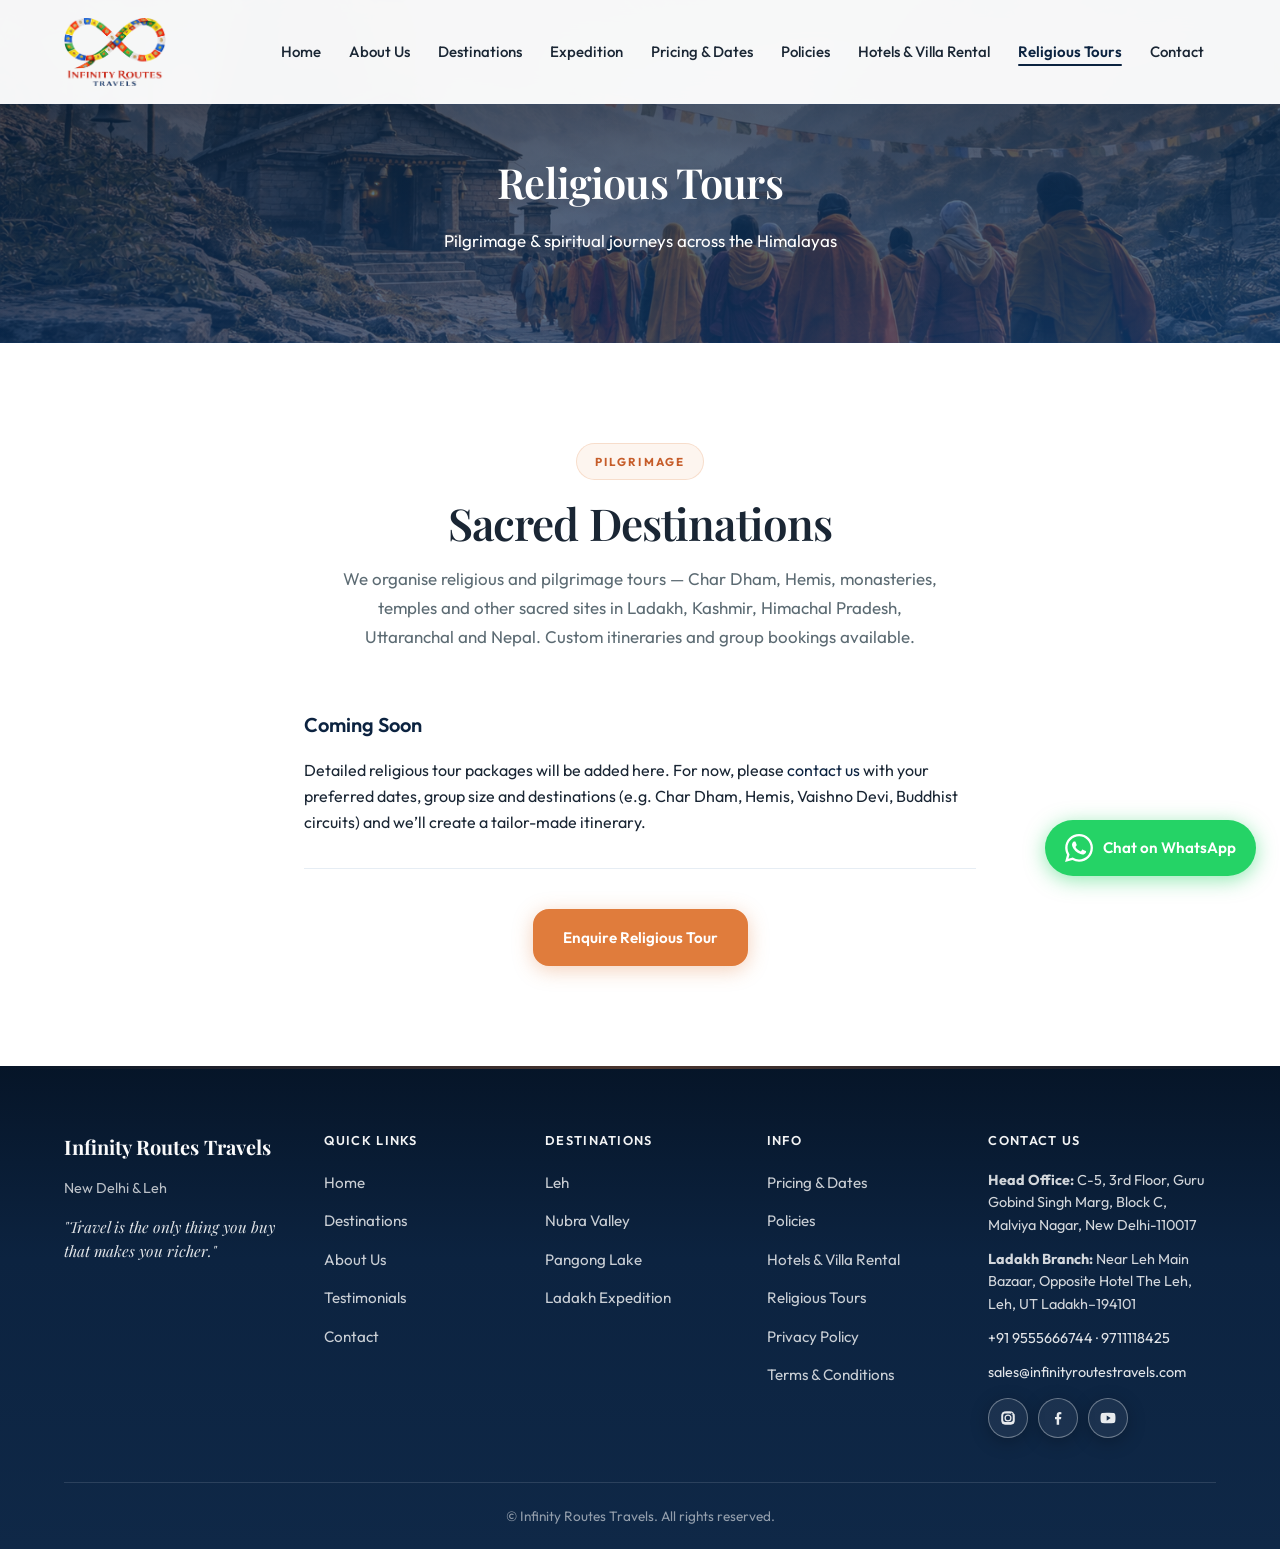
<file: religious-tours.html>
<!DOCTYPE html>
<html lang="en">
<head>
  <meta charset="UTF-8" />
  <meta name="viewport" content="width=device-width, initial-scale=1.0" />
  <link rel="icon" href="assets/images Ladakh 2026/logo.png" type="image/png" sizes="32x32" />
  <link rel="icon" href="assets/images Ladakh 2026/logo.png" type="image/png" sizes="16x16" />
  <link rel="apple-touch-icon" href="assets/images Ladakh 2026/favicon.png" />
  <title>Religious Tours | Infinity Routes Travels</title>
  <link rel="preconnect" href="https://fonts.googleapis.com" />
  <link rel="preconnect" href="https://fonts.gstatic.com" crossorigin />
  <link href="https://fonts.googleapis.com/css2?family=Outfit:wght@300;400;500;600;700&family=Playfair+Display:wght@500;600;700&display=swap" rel="stylesheet" />
  <link rel="stylesheet" href="styles.css" />
</head>
<body>
  <header class="header">
    <nav class="nav container">
      <a href="index.html" class="logo">
        <img src="assets/images Ladakh 2026/logo.png" alt="Infinity Routes Travels" class="logo-img" onerror="this.style.display='none'; this.nextElementSibling.style.display='inline';" />
        <span class="logo-text-fallback" style="display:none;">Infinity Routes Travels</span>
      </a>
      <button class="nav-toggle" aria-label="Toggle menu"><span></span><span></span><span></span></button>
      <ul class="nav-menu">
        <li><a href="index.html">Home</a></li>
        <li><a href="about.html">About Us</a></li>
        <li><a href="attractions.html">Destinations</a></li>
        <li><a href="expedition.html">Expedition</a></li>
        <li><a href="pricing-dates.html">Pricing &amp; Dates</a></li>
        <li><a href="policies.html">Policies</a></li>
        <li><a href="hotels-villa-rental.html">Hotels &amp; Villa Rental</a></li>
        <li><a href="religious-tours.html" class="active">Religious Tours</a></li>
        <li><a href="contact.html">Contact</a></li>
      </ul>
    </nav>
  </header>

  <section class="page-hero page-hero-with-bg">
    <div class="page-hero-bg-img" style="background-image: url('assets/images Ladakh 2026/Religious Tours page.png');"></div>
    <div class="container">
      <h1 class="page-title">Religious Tours</h1>
      <p class="page-subtitle">Pilgrimage &amp; spiritual journeys across the Himalayas</p>
    </div>
  </section>

  <section class="section section-alt reveal">
    <div class="container container-narrow">
      <div class="section-header">
        <span class="section-tag">Pilgrimage</span>
        <h2 class="section-title">Sacred Destinations</h2>
        <p class="section-desc">We organise religious and pilgrimage tours — Char Dham, Hemis, monasteries, temples and other sacred sites in Ladakh, Kashmir, Himachal Pradesh, Uttaranchal and Nepal. Custom itineraries and group bookings available.</p>
      </div>
      <div class="policy-block">
        <h2 class="policy-title">Coming Soon</h2>
        <p>Detailed religious tour packages will be added here. For now, please <a href="contact.html?subject=religious-tours">contact us</a> with your preferred dates, group size and destinations (e.g. Char Dham, Hemis, Vaishno Devi, Buddhist circuits) and we’ll create a tailor-made itinerary.</p>
      </div>
      <p class="section-cta"><a href="contact.html?subject=religious-tours" class="btn btn-primary">Enquire Religious Tour</a></p>
    </div>
  </section>

  <footer class="footer">
    <div class="container">
      <div class="footer-grid">
        <div class="footer-brand">
          <a href="index.html" class="footer-brand-name">Infinity Routes Travels</a>
          <p class="footer-location">New Delhi &amp; Leh</p>
          <p class="footer-quote">"Travel is the only thing you buy that makes you richer."</p>
        </div>
        <div class="footer-links">
          <h4>Quick Links</h4>
          <ul>
            <li><a href="index.html">Home</a></li>
            <li><a href="attractions.html">Destinations</a></li>
            <li><a href="about.html">About Us</a></li>
            <li><a href="index.html#testimonials">Testimonials</a></li>
            <li><a href="contact.html">Contact</a></li>
          </ul>
        </div>
        <div class="footer-links">
          <h4>Destinations</h4>
          <ul>
            <li><a href="leh.html">Leh</a></li>
            <li><a href="nubra-valley.html">Nubra Valley</a></li>
            <li><a href="pangong-lake.html">Pangong Lake</a></li>
            <li><a href="expedition.html">Ladakh Expedition</a></li>
          </ul>
        </div>
        <div class="footer-links">
          <h4>Info</h4>
          <ul>
            <li><a href="pricing-dates.html">Pricing &amp; Dates</a></li>
            <li><a href="policies.html">Policies</a></li>
            <li><a href="hotels-villa-rental.html">Hotels &amp; Villa Rental</a></li>
            <li><a href="religious-tours.html">Religious Tours</a></li>
            <li><a href="privacy-policy.html">Privacy Policy</a></li>
            <li><a href="terms-and-conditions.html">Terms &amp; Conditions</a></li>
          </ul>
        </div>
        <div class="footer-contact">
          <h4>Contact Us</h4>
          <p><strong>Head Office:</strong> C-5, 3rd Floor, Guru Gobind Singh Marg, Block C, Malviya Nagar, New Delhi-110017</p>
          <p><strong>Ladakh Branch:</strong> Near Leh Main Bazaar, Opposite Hotel The Leh, Leh, UT Ladakh–194101</p>
          <p><a href="tel:+919555666744">+91 9555666744</a> · <a href="tel:+919711118425">9711118425</a></p>
          <p><a href="mailto:sales@infinityroutestravels.com">sales@infinityroutestravels.com</a></p>
          <div class="footer-social">
            <a href="https://instagram.com/infinityroutes" target="_blank" rel="noopener" aria-label="Instagram @infinityroutes"><span class="sr-only">Instagram</span><svg viewBox="0 0 24 24" aria-hidden="true"><path d="M12 7.3A4.7 4.7 0 1 0 16.7 12 4.71 4.71 0 0 0 12 7.3Zm0 7.7A3 3 0 1 1 15 12a3 3 0 0 1-3 3Zm4.85-7.9a1.1 1.1 0 1 1 1.1-1.1 1.1 1.1 0 0 1-1.1 1.1Zm2.9-1.12A4.58 4.58 0 0 0 17.06 3.2 20.86 20.86 0 0 0 12 3h-.07a20.86 20.86 0 0 0-5.06.2A4.58 4.58 0 0 0 3.25 6.98 20.86 20.86 0 0 0 3 12a20.86 20.86 0 0 0 .2 5.06 4.58 4.58 0 0 0 3.72 3.72A20.86 20.86 0 0 0 11.93 21h.14a20.86 20.86 0 0 0 5.06-.2 4.58 4.58 0 0 0 3.72-3.72A20.86 20.86 0 0 0 21 12a20.86 20.86 0 0 0-.2-5.02Zm-1.8 9.54a2.78 2.78 0 0 1-1.57 1.57 18.9 18.9 0 0 1-4.46.18h-.12a18.9 18.9 0 0 1-4.46-.18 2.78 2.78 0 0 1-1.57-1.57 18.9 18.9 0 0 1-.18-4.46V12a18.9 18.9 0 0 1 .18-4.46 2.78 2.78 0 0 1 1.57-1.57A18.9 18.9 0 0 1 11.93 6h.14a18.9 18.9 0 0 1 4.46.18 2.78 2.78 0 0 1 1.57 1.57A18.9 18.9 0 0 1 18.3 12a18.9 18.9 0 0 1-.18 4.46Z"/></svg></a>
            <a href="https://facebook.com/infinityroutestravels" target="_blank" rel="noopener" aria-label="Facebook"><span class="sr-only">Facebook</span><svg viewBox="0 0 24 24" aria-hidden="true"><path d="M13.5 21v-7.25H16l.4-3h-2.9V8.4c0-.86.29-1.5 1.57-1.5H16.5V4.2A21.4 21.4 0 0 0 14.3 4c-2.42 0-4.08 1.48-4.08 4.2v2.55H8v3h2.22V21Z"/></svg></a>
            <a href="https://youtube.com/@infinityroutestravels" target="_blank" rel="noopener" aria-label="YouTube"><span class="sr-only">YouTube</span><svg viewBox="0 0 24 24" aria-hidden="true"><path d="M21.6 7.2a2.58 2.58 0 0 0-1.82-1.82A53.34 53.34 0 0 0 12 5a53.34 53.34 0 0 0-7.78.38A2.58 2.58 0 0 0 2.4 7.2 27.2 27.2 0 0 0 2 12a27.2 27.2 0 0 0 .4 4.8 2.58 2.58 0 0 0 1.82 1.82A53.34 53.34 0 0 0 12 19a53.34 53.34 0 0 0 7.78-.38 2.58 2.58 0 0 0 1.82-1.82A27.2 27.2 0 0 0 22 12a27.2 27.2 0 0 0-.4-4.8ZM10.25 15.5v-7L15.5 12Z"/></svg></a>
          </div>
        </div>
      </div>
      <div class="footer-bottom">
        <p class="footer-copy">&copy; Infinity Routes Travels. All rights reserved.</p>
      </div>
    </div>
  </footer>

  <a href="https://wa.me/919555666744?text=Hi%2C%20I%20want%20to%20enquire%20about%20religious%20tours." target="_blank" rel="noopener" class="whatsapp-float" aria-label="Chat on WhatsApp">
    <svg class="whatsapp-float-icon" viewBox="0 0 24 24" fill="currentColor"><path d="M17.472 14.382c-.297-.149-1.758-.867-2.03-.967-.273-.099-.471-.148-.67.15-.197.297-.767.966-.94 1.164-.173.199-.347.223-.644.075-.297-.15-1.255-.463-2.39-1.475-.883-.788-1.48-1.761-1.653-2.059-.173-.297-.018-.458.13-.606.134-.133.298-.347.446-.52.149-.174.198-.298.298-.497.099-.198.05-.371-.025-.52-.075-.149-.669-1.612-.916-2.207-.242-.579-.487-.5-.669-.51-.173-.008-.371-.01-.57-.01-.198 0-.52.074-.792.372-.272.297-1.04 1.016-1.04 2.479 0 1.462 1.065 2.875 1.213 3.074.149.198 2.096 3.2 5.077 4.487.709.306 1.262.489 1.694.625.712.227 1.36.195 1.871.118.571-.085 1.758-.719 2.006-1.413.248-.694.248-1.289.173-1.413-.074-.124-.272-.198-.57-.347m-5.421 7.403h-.004a9.87 9.87 0 01-5.031-1.378l-.361-.214-3.741.982.998-3.648-.235-.374a9.86 9.86 0 01-1.51-5.26c.001-5.45 4.436-9.884 9.888-9.884 2.64 0 5.122 1.03 6.988 2.898a9.825 9.825 0 012.893 6.994c-.003 5.45-4.437 9.884-9.885 9.884m8.413-18.297A11.815 11.815 0 0012.05 0C5.495 0 .16 5.335.157 11.892c0 2.096.547 4.142 1.588 5.945L.057 24l6.305-1.654a11.882 11.882 0 005.683 1.448h.005c6.554 0 11.89-5.335 11.893-11.893a11.821 11.821 0 00-3.48-8.413z"/></svg>
    <span class="whatsapp-float-text">Chat on WhatsApp</span>
  </a>

  <script src="assets/script.js"></script>
</body>
</html>
</file>
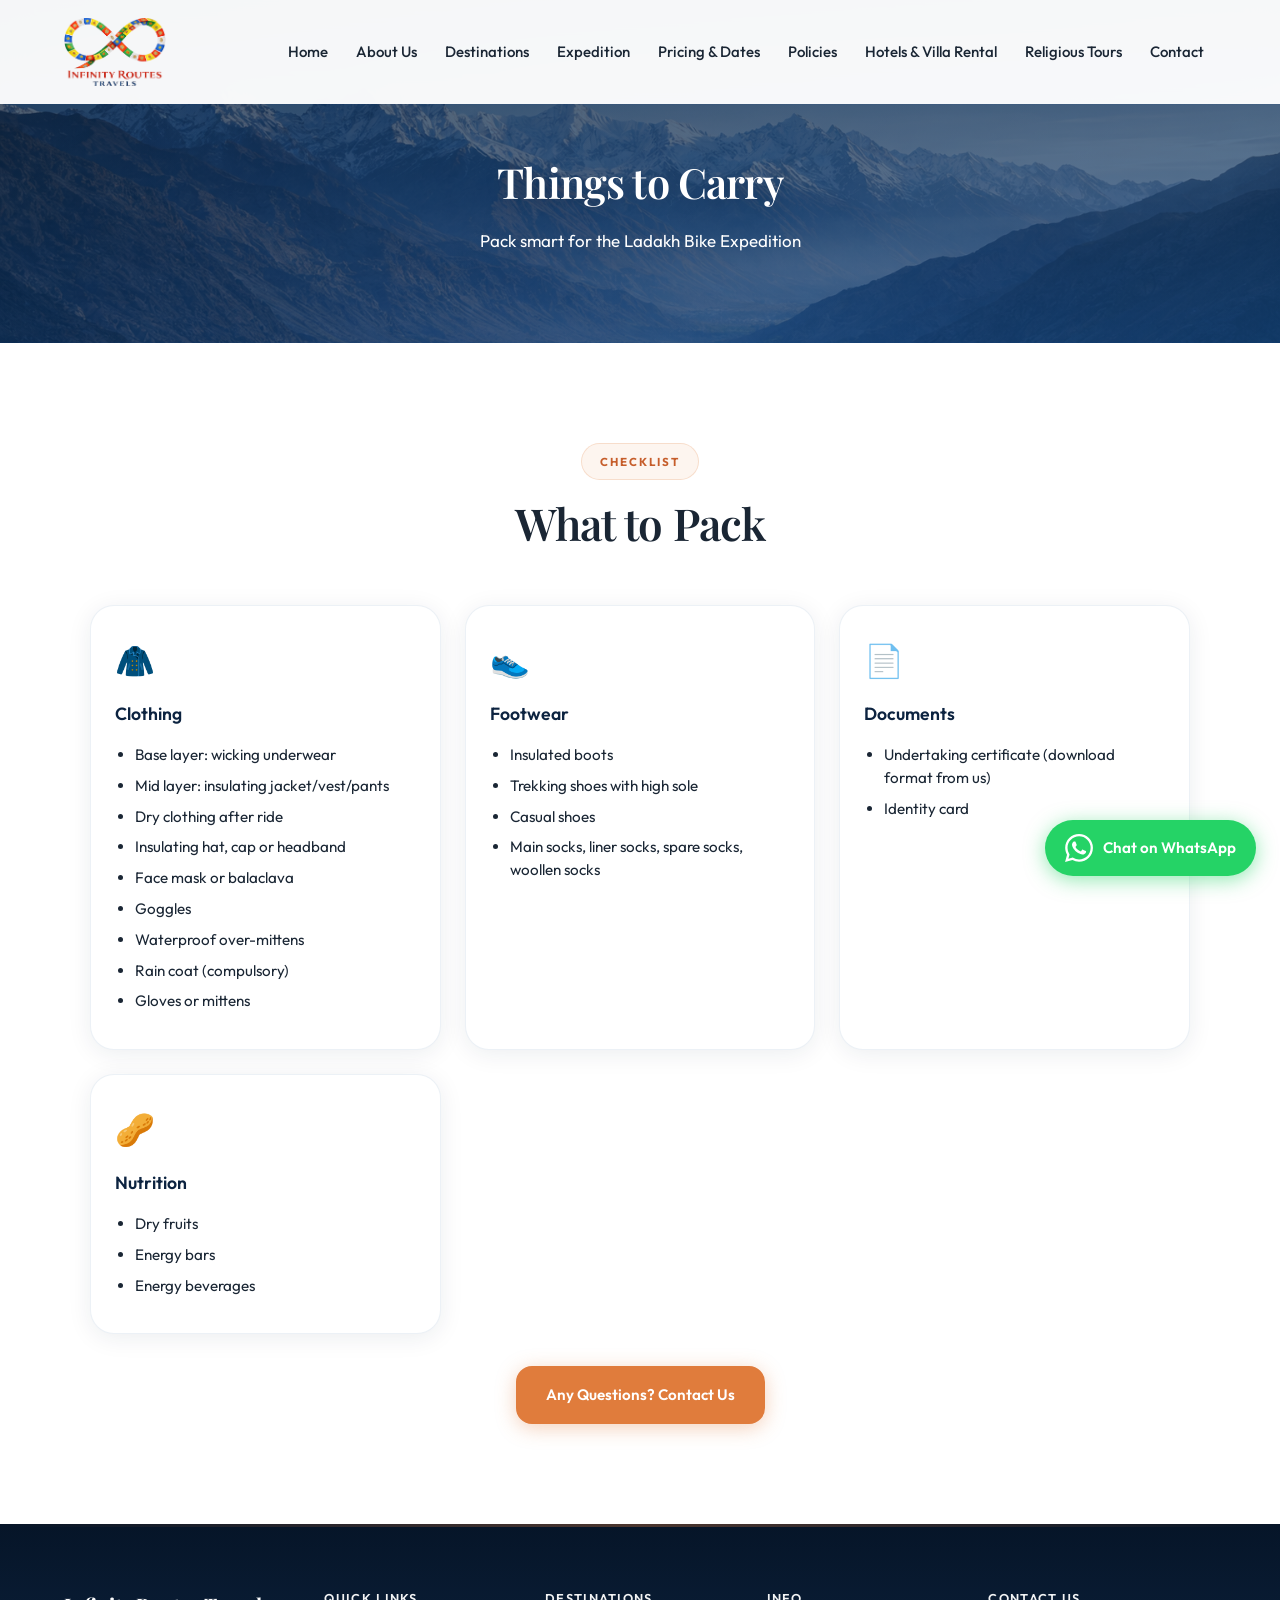
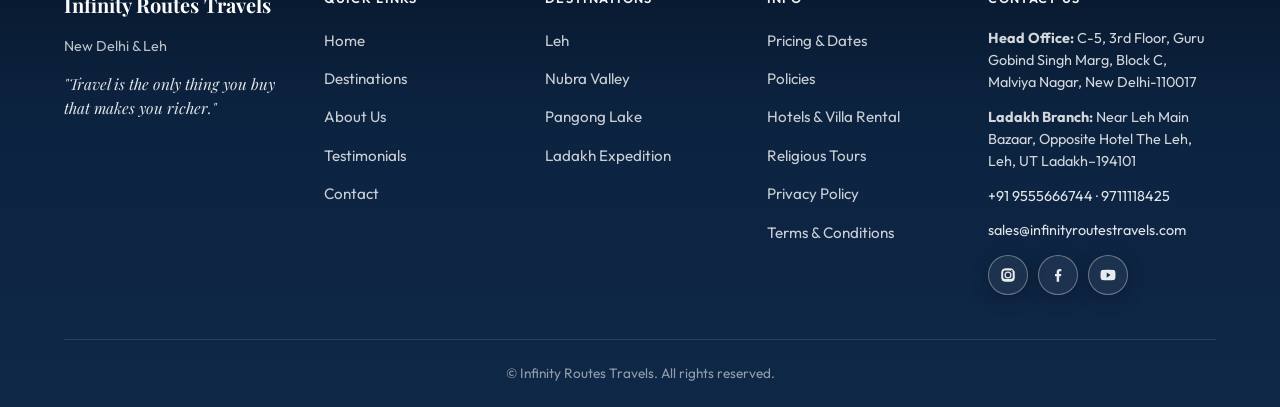
<file: things-to-carry.html>
<!DOCTYPE html>
<html lang="en">
<head>
  <meta charset="UTF-8" />
  <meta name="viewport" content="width=device-width, initial-scale=1.0" />
  <link rel="icon" href="assets/images Ladakh 2026/logo.png" type="image/png" sizes="32x32" />
  <link rel="icon" href="assets/images Ladakh 2026/logo.png" type="image/png" sizes="16x16" />
  <link rel="apple-touch-icon" href="assets/images Ladakh 2026/favicon.png" />
  <title>Things to Carry | Ladakh Bike Expedition</title>
  <link rel="preconnect" href="https://fonts.googleapis.com" />
  <link rel="preconnect" href="https://fonts.gstatic.com" crossorigin />
  <link href="https://fonts.googleapis.com/css2?family=Outfit:wght@300;400;500;600;700&family=Playfair+Display:wght@500;600;700&display=swap" rel="stylesheet" />
  <link rel="stylesheet" href="styles.css" />
</head>
<body>
  <header class="header">
    <nav class="nav container">
      <a href="index.html" class="logo">
        <img src="assets/images Ladakh 2026/logo.png" alt="Infinity Routes Travels" class="logo-img" onerror="this.style.display='none'; this.nextElementSibling.style.display='inline';" />
        <span class="logo-text-fallback" style="display:none;">Infinity Routes Travels</span>
      </a>
      <button class="nav-toggle" aria-label="Toggle menu"><span></span><span></span><span></span></button>
      <ul class="nav-menu">
        <li><a href="index.html">Home</a></li>
        <li><a href="about.html">About Us</a></li>
        <li><a href="attractions.html">Destinations</a></li>
        <li><a href="expedition.html">Expedition</a></li>
        <li><a href="pricing-dates.html">Pricing & Dates</a></li>
        <li><a href="policies.html">Policies</a></li>
        <li><a href="hotels-villa-rental.html">Hotels &amp; Villa Rental</a></li>
        <li><a href="religious-tours.html">Religious Tours</a></li>
        <li><a href="contact.html">Contact</a></li>
      </ul>
    </nav>
  </header>

  <section class="page-hero page-hero-with-bg">
    <div class="page-hero-bg-img" style="background-image: url('assets/images Ladakh 2026/INNER PAGE HERO.png');"></div>
    <div class="container">
      <h1 class="page-title">Things to Carry</h1>
      <p class="page-subtitle">Pack smart for the Ladakh Bike Expedition</p>
    </div>
  </section>

  <section class="section section-alt reveal">
    <div class="container">
      <div class="section-header">
        <span class="section-tag">Checklist</span>
        <h2 class="section-title">What to Pack</h2>
      </div>
      <div class="carry-grid">
        <div class="carry-card">
          <span class="carry-icon">🧥</span>
          <h3>Clothing</h3>
          <ul>
            <li>Base layer: wicking underwear</li>
            <li>Mid layer: insulating jacket/vest/pants</li>
            <li>Dry clothing after ride</li>
            <li>Insulating hat, cap or headband</li>
            <li>Face mask or balaclava</li>
            <li>Goggles</li>
            <li>Waterproof over-mittens</li>
            <li>Rain coat (compulsory)</li>
            <li>Gloves or mittens</li>
          </ul>
        </div>
        <div class="carry-card">
          <span class="carry-icon">👟</span>
          <h3>Footwear</h3>
          <ul>
            <li>Insulated boots</li>
            <li>Trekking shoes with high sole</li>
            <li>Casual shoes</li>
            <li>Main socks, liner socks, spare socks, woollen socks</li>
          </ul>
        </div>
        <div class="carry-card">
          <span class="carry-icon">📄</span>
          <h3>Documents</h3>
          <ul>
            <li>Undertaking certificate (download format from us)</li>
            <li>Identity card</li>
          </ul>
        </div>
        <div class="carry-card">
          <span class="carry-icon">🥜</span>
          <h3>Nutrition</h3>
          <ul>
            <li>Dry fruits</li>
            <li>Energy bars</li>
            <li>Energy beverages</li>
          </ul>
        </div>
      </div>
      <p class="section-cta"><a href="contact.html" class="btn btn-primary">Any Questions? Contact Us</a></p>
    </div>
  </section>

  <footer class="footer">
    <div class="container">
      <div class="footer-grid">
        <div class="footer-brand">
          <a href="index.html" class="footer-brand-name">Infinity Routes Travels</a>
          <p class="footer-location">New Delhi & Leh</p>
          <p class="footer-quote">"Travel is the only thing you buy that makes you richer."</p>
        </div>
        <div class="footer-links">
          <h4>Quick Links</h4>
          <ul>
            <li><a href="index.html">Home</a></li>
            <li><a href="attractions.html">Destinations</a></li>
            <li><a href="about.html">About Us</a></li>
            <li><a href="index.html#testimonials">Testimonials</a></li>
            <li><a href="contact.html">Contact</a></li>
          </ul>
        </div>
        <div class="footer-links">
          <h4>Destinations</h4>
          <ul>
            <li><a href="leh.html">Leh</a></li>
            <li><a href="nubra-valley.html">Nubra Valley</a></li>
            <li><a href="pangong-lake.html">Pangong Lake</a></li>
            <li><a href="expedition.html">Ladakh Expedition</a></li>
          </ul>
        </div>
        <div class="footer-links">
          <h4>Info</h4>
          <ul>
            <li><a href="pricing-dates.html">Pricing &amp; Dates</a></li>
            <li><a href="policies.html">Policies</a></li>
            <li><a href="hotels-villa-rental.html">Hotels &amp; Villa Rental</a></li>
            <li><a href="religious-tours.html">Religious Tours</a></li>
            <li><a href="privacy-policy.html">Privacy Policy</a></li>
            <li><a href="terms-and-conditions.html">Terms &amp; Conditions</a></li>
          </ul>
        </div>
        <div class="footer-contact">
          <h4>Contact Us</h4>
          <p><strong>Head Office:</strong> C-5, 3rd Floor, Guru Gobind Singh Marg, Block C, Malviya Nagar, New Delhi-110017</p>
          <p><strong>Ladakh Branch:</strong> Near Leh Main Bazaar, Opposite Hotel The Leh, Leh, UT Ladakh–194101</p>
          <p><a href="tel:+919555666744">+91 9555666744</a> · <a href="tel:+919711118425">9711118425</a></p>
          <p><a href="mailto:sales@infinityroutestravels.com">sales@infinityroutestravels.com</a></p>
          <div class="footer-social">
            <a href="https://instagram.com/infinityroutes" target="_blank" rel="noopener" aria-label="Instagram @infinityroutes"><span class="sr-only">Instagram</span><svg viewBox="0 0 24 24" aria-hidden="true"><path d="M12 7.3A4.7 4.7 0 1 0 16.7 12 4.71 4.71 0 0 0 12 7.3Zm0 7.7A3 3 0 1 1 15 12a3 3 0 0 1-3 3Zm4.85-7.9a1.1 1.1 0 1 1 1.1-1.1 1.1 1.1 0 0 1-1.1 1.1Zm2.9-1.12A4.58 4.58 0 0 0 17.06 3.2 20.86 20.86 0 0 0 12 3h-.07a20.86 20.86 0 0 0-5.06.2A4.58 4.58 0 0 0 3.25 6.98 20.86 20.86 0 0 0 3 12a20.86 20.86 0 0 0 .2 5.06 4.58 4.58 0 0 0 3.72 3.72A20.86 20.86 0 0 0 11.93 21h.14a20.86 20.86 0 0 0 5.06-.2 4.58 4.58 0 0 0 3.72-3.72A20.86 20.86 0 0 0 21 12a20.86 20.86 0 0 0-.2-5.02Zm-1.8 9.54a2.78 2.78 0 0 1-1.57 1.57 18.9 18.9 0 0 1-4.46.18h-.12a18.9 18.9 0 0 1-4.46-.18 2.78 2.78 0 0 1-1.57-1.57 18.9 18.9 0 0 1-.18-4.46V12a18.9 18.9 0 0 1 .18-4.46 2.78 2.78 0 0 1 1.57-1.57A18.9 18.9 0 0 1 11.93 6h.14a18.9 18.9 0 0 1 4.46.18 2.78 2.78 0 0 1 1.57 1.57A18.9 18.9 0 0 1 18.3 12a18.9 18.9 0 0 1-.18 4.46Z"/></svg></a>
            <a href="https://facebook.com/infinityroutestravels" target="_blank" rel="noopener" aria-label="Facebook"><span class="sr-only">Facebook</span><svg viewBox="0 0 24 24" aria-hidden="true"><path d="M13.5 21v-7.25H16l.4-3h-2.9V8.4c0-.86.29-1.5 1.57-1.5H16.5V4.2A21.4 21.4 0 0 0 14.3 4c-2.42 0-4.08 1.48-4.08 4.2v2.55H8v3h2.22V21Z"/></svg></a>
            <a href="https://youtube.com/@infinityroutestravels" target="_blank" rel="noopener" aria-label="YouTube"><span class="sr-only">YouTube</span><svg viewBox="0 0 24 24" aria-hidden="true"><path d="M21.6 7.2a2.58 2.58 0 0 0-1.82-1.82A53.34 53.34 0 0 0 12 5a53.34 53.34 0 0 0-7.78.38A2.58 2.58 0 0 0 2.4 7.2 27.2 27.2 0 0 0 2 12a27.2 27.2 0 0 0 .4 4.8 2.58 2.58 0 0 0 1.82 1.82A53.34 53.34 0 0 0 12 19a53.34 53.34 0 0 0 7.78-.38 2.58 2.58 0 0 0 1.82-1.82A27.2 27.2 0 0 0 22 12a27.2 27.2 0 0 0-.4-4.8ZM10.25 15.5v-7L15.5 12Z"/></svg></a>
          </div>
        </div>
      </div>
      <div class="footer-bottom">
        <p class="footer-copy">&copy; Infinity Routes Travels. All rights reserved.</p>
      </div>
    </div>
  </footer>

  <a href="https://wa.me/919555666744?text=Hi%2C%20I%20have%20a%20query%20about%20things%20to%20carry%20for%20Ladakh%20expedition." target="_blank" rel="noopener" class="whatsapp-float" aria-label="Chat on WhatsApp">
    <svg class="whatsapp-float-icon" viewBox="0 0 24 24" fill="currentColor"><path d="M17.472 14.382c-.297-.149-1.758-.867-2.03-.967-.273-.099-.471-.148-.67.15-.197.297-.767.966-.94 1.164-.173.199-.347.223-.644.075-.297-.15-1.255-.463-2.39-1.475-.883-.788-1.48-1.761-1.653-2.059-.173-.297-.018-.458.13-.606.134-.133.298-.347.446-.52.149-.174.198-.298.298-.497.099-.198.05-.371-.025-.52-.075-.149-.669-1.612-.916-2.207-.242-.579-.487-.5-.669-.51-.173-.008-.371-.01-.57-.01-.198 0-.52.074-.792.372-.272.297-1.04 1.016-1.04 2.479 0 1.462 1.065 2.875 1.213 3.074.149.198 2.096 3.2 5.077 4.487.709.306 1.262.489 1.694.625.712.227 1.36.195 1.871.118.571-.085 1.758-.719 2.006-1.413.248-.694.248-1.289.173-1.413-.074-.124-.272-.198-.57-.347m-5.421 7.403h-.004a9.87 9.87 0 01-5.031-1.378l-.361-.214-3.741.982.998-3.648-.235-.374a9.86 9.86 0 01-1.51-5.26c.001-5.45 4.436-9.884 9.888-9.884 2.64 0 5.122 1.03 6.988 2.898a9.825 9.825 0 012.893 6.994c-.003 5.45-4.437 9.884-9.885 9.884m8.413-18.297A11.815 11.815 0 0012.05 0C5.495 0 .16 5.335.157 11.892c0 2.096.547 4.142 1.588 5.945L.057 24l6.305-1.654a11.882 11.882 0 005.683 1.448h.005c6.554 0 11.89-5.335 11.893-11.893a11.821 11.821 0 00-3.48-8.413z"/></svg>
    <span class="whatsapp-float-text">Chat on WhatsApp</span>
  </a>

  <script src="assets/script.js"></script>
</body>
</html>
</file>
<file: styles.css>
/* ============================================
   Infinity Routes Travels – Premium Himalayan Travel
   Luxury adventure: deep mountain blue, sunset orange, off-white
   Glassmorphism, cinematic overlays, high-contrast typography
   ============================================ */

:root {
  /* Primary: deep mountain blue */
  --color-sky: #0c2340;
  --color-sky-light: #1a4a7a;
  --color-sky-dark: #061528;
  /* Accent: warm sunset orange */
  --color-sunset: #e07c3c;
  --color-sunset-light: #f4a261;
  --color-sunset-dark: #c65d2a;
  /* Legacy aliases */
  --color-snow: #f8f6f3;
  --color-stone: #5c6b73;
  --color-earth: #8b7355;
  --color-gold: #d4a84b;
  --color-white: #ffffff;
  --color-text: #1a2634;
  --color-text-muted: #5c6b73;
  /* Off-white background */
  --bg-off-white: #f8f6f3;
  /* Glassmorphism */
  --glass-bg: rgba(255, 255, 255, 0.12);
  --glass-border: rgba(255, 255, 255, 0.2);
  --glass-blur: 16px;
  /* Shadows – soft & premium */
  --shadow-soft: 0 4px 24px rgba(12, 35, 64, 0.08);
  --shadow-card: 0 12px 48px rgba(12, 35, 64, 0.1);
  --shadow-hover: 0 24px 56px rgba(12, 35, 64, 0.14);
  --shadow-glow: 0 0 40px rgba(224, 124, 60, 0.2);
  /* Spacing – premium rhythm */
  --space-section: 100px;
  --space-block: 56px;
  --radius: 16px;
  --radius-lg: 24px;
  --radius-xl: 32px;
  --transition: 0.4s cubic-bezier(0.4, 0, 0.2, 1);
  --transition-bounce: 0.45s cubic-bezier(0.34, 1.56, 0.64, 1);
  --font-sans: 'Outfit', -apple-system, sans-serif;
  --font-display: 'Playfair Display', Georgia, serif;
}

*,
*::before,
*::after {
  box-sizing: border-box;
  margin: 0;
  padding: 0;
}

html {
  scroll-behavior: smooth;
}

body {
  font-family: var(--font-sans);
  font-size: 16px;
  line-height: 1.65;
  color: var(--color-text);
  background: var(--bg-off-white);
  overflow-x: hidden;
  -webkit-font-smoothing: antialiased;
}

img {
  max-width: 100%;
  height: auto;
  display: block;
}

a {
  color: var(--color-sky);
  text-decoration: none;
  transition: color var(--transition);
}
a:hover {
  color: var(--color-sky-light);
}
/* Buttons are <a> tags – override generic a:hover so button text stays visible */
a.btn-primary,
a.btn-primary:hover,
a.btn-primary:focus,
a.btn-primary:active {
  color: #ffffff !important;
}
a.btn-outline,
a.btn-outline:hover,
a.btn-outline:focus,
a.btn-outline:active {
  color: var(--color-sky) !important;
}

.sr-only {
  position: absolute;
  width: 1px;
  height: 1px;
  padding: 0;
  margin: -1px;
  overflow: hidden;
  clip: rect(0, 0, 0, 0);
  white-space: nowrap;
  border: 0;
}
a.btn-outline:hover,
a.btn-outline:focus {
  color: #ffffff !important;
}

.container {
  width: 100%;
  max-width: 1200px;
  margin: 0 auto;
  padding: 0 24px;
}

/* ========== Header & Nav ========== */
.header {
  position: fixed;
  top: 0;
  left: 0;
  right: 0;
  z-index: 1000;
  padding: 18px 0;
  background: rgba(255, 255, 255, 0.96);
  backdrop-filter: blur(16px);
  -webkit-backdrop-filter: blur(16px);
  box-shadow: 0 1px 0 rgba(14, 76, 146, 0.06);
  transition: padding var(--transition), box-shadow var(--transition), background var(--transition);
}

.header.scrolled {
  padding: 12px 0;
  box-shadow: 0 4px 24px rgba(14, 76, 146, 0.08);
}

.nav {
  display: flex;
  align-items: center;
  justify-content: space-between;
  gap: 24px;
  min-height: 56px;
}

.logo {
  display: flex;
  align-items: center;
  flex-shrink: 0;
}
.logo-img {
  height: 68px;
  width: auto;
  min-height: 48px;
  max-width: 260px;
  object-fit: contain;
  object-position: left center;
  display: block;
  transition: transform var(--transition);
}
.logo:hover .logo-img {
  transform: scale(1.02);
}
/* Logo fallback when logo1.png is missing */
.logo-text-fallback {
  font-family: var(--font-display);
  font-weight: 700;
  font-size: 1.2rem;
  color: var(--color-sky);
  white-space: nowrap;
}
.footer-logo-fallback {
  color: rgba(255, 255, 255, 0.95);
  font-size: 1.1rem;
}
.hero-logo-text-fallback {
  font-family: var(--font-display);
  font-weight: 700;
  font-size: 1.35rem;
  color: #ffffff;
  text-shadow: 0 2px 12px rgba(0,0,0,0.3);
}
.logo-text {
  font-family: var(--font-display);
  font-weight: 700;
  font-size: 1.35rem;
  color: var(--color-sky);
}
.logo-tag {
  font-size: 0.75rem;
  font-weight: 500;
  color: var(--color-stone);
  letter-spacing: 0.08em;
}

.nav-menu {
  display: flex;
  align-items: center;
  list-style: none;
  gap: 4px;
  margin: 0;
  padding: 0;
}
.nav-menu li {
  display: flex;
  align-items: center;
}
.nav-menu a {
  position: relative;
  z-index: 1;
  font-weight: 500;
  font-size: 0.9375rem;
  line-height: 1.35;
  color: var(--color-text);
  padding: 10px 12px;
  border-radius: 8px;
  white-space: nowrap;
  transition: color var(--transition), background var(--transition);
}
.nav-menu a::after {
  content: '';
  position: absolute;
  bottom: 6px;
  left: 12px;
  right: 12px;
  height: 2px;
  background: var(--color-sky);
  border-radius: 2px;
  transform: scaleX(0);
  transition: transform var(--transition);
  z-index: -1;
  pointer-events: none;
}
.nav-menu a:hover,
.nav-menu a.active {
  color: var(--color-sky);
}
.nav-menu a:hover::after,
.nav-menu a.active::after {
  transform: scaleX(1);
}
.nav-menu a.active {
  font-weight: 600;
}
.nav-menu a:hover {
  background: rgba(14, 76, 146, 0.06);
}

.nav-toggle {
  display: none;
  flex-direction: column;
  gap: 6px;
  background: none;
  border: none;
  cursor: pointer;
  padding: 8px;
}
.nav-toggle span {
  width: 24px;
  height: 2px;
  background: var(--color-text);
  border-radius: 2px;
  transition: var(--transition);
}

.nav-dropdown { position: relative; }
.nav-dropdown-trigger { display: inline-flex; align-items: center; gap: 4px; }
.nav-arrow { font-size: 0.7em; opacity: 0.8; }
.nav-dropdown-menu {
  position: absolute;
  top: 100%;
  left: 0;
  min-width: 220px;
  margin-top: 4px;
  padding: 12px 0;
  background: var(--color-white);
  border-radius: var(--radius);
  box-shadow: 0 12px 40px rgba(14, 76, 146, 0.15);
  border: 1px solid rgba(14, 76, 146, 0.08);
  list-style: none;
  opacity: 0;
  visibility: hidden;
  transform: translateY(-8px);
  transition: opacity 0.25s ease, visibility 0.25s ease, transform 0.25s ease;
  z-index: 100;
}
.nav-dropdown:hover .nav-dropdown-menu {
  opacity: 1;
  visibility: visible;
  transform: translateY(0);
}
.nav-dropdown-menu a {
  display: block;
  padding: 10px 20px;
  font-size: 0.9rem;
  color: var(--color-text);
}
.nav-dropdown-menu a:hover {
  background: rgba(14, 76, 146, 0.06);
  color: var(--color-sky);
}
.nav-dropdown-menu a::after { display: none; }

/* ========== Buttons ========== */
.btn {
  display: inline-flex;
  align-items: center;
  justify-content: center;
  padding: 14px 28px;
  font-family: var(--font-sans);
  font-weight: 600;
  font-size: 0.95rem;
  border-radius: var(--radius);
  transition: all var(--transition);
  border: 2px solid transparent;
  cursor: pointer;
  min-height: 48px;
  overflow: visible;
  text-decoration: none;
  -webkit-backface-visibility: visible;
  backface-visibility: visible;
}
.btn:focus-visible {
  outline: 2px solid var(--color-sky);
  outline-offset: 2px;
}
.btn-primary {
  background: var(--color-sunset);
  color: var(--color-white) !important;
  border-color: var(--color-sunset);
  box-shadow: 0 4px 20px rgba(224, 124, 60, 0.35);
}
.btn-primary:hover {
  background: var(--color-sunset-light);
  border-color: var(--color-sunset-light);
  color: var(--color-white) !important;
  transform: translateY(-3px);
  box-shadow: 0 10px 28px rgba(224, 124, 60, 0.4);
}
.btn-primary:hover,
a.btn-primary:hover {
  color: #ffffff !important;
}
.btn-primary:active {
  transform: translateY(-1px);
  color: var(--color-white) !important;
}
.btn-secondary {
  background: transparent;
  color: var(--color-white) !important;
  border-color: rgba(255, 255, 255, 0.8);
}
.btn-secondary:hover {
  background: rgba(255, 255, 255, 0.15);
  border-color: var(--color-white);
  color: var(--color-white) !important;
}
.btn-outline {
  background: transparent;
  color: var(--color-sky) !important;
  border-color: var(--color-sky);
}
.btn-outline:hover,
a.btn-outline:hover {
  background: var(--color-sky);
  color: #ffffff !important;
  transform: translateY(-2px);
  box-shadow: 0 6px 20px rgba(14, 76, 146, 0.2);
}
.btn:active,
a.btn:active {
  transform: translateY(0);
}
.btn:active,
a.btn-primary:active {
  color: #ffffff !important;
}
a.btn-outline:active {
  color: #ffffff !important;
}

/* ========== Section common ========== */
.section {
  padding: var(--space-section) 0;
}
.section-alt {
  background: var(--color-white);
  box-shadow: 0 -1px 0 rgba(14, 76, 146, 0.06);
}
.section-header {
  text-align: center;
  max-width: 600px;
  margin: 0 auto 56px;
}
.section-tag {
  display: inline-block;
  font-size: 0.72rem;
  font-weight: 700;
  letter-spacing: 0.18em;
  text-transform: uppercase;
  color: var(--color-sunset-dark);
  margin-bottom: 16px;
  padding: 8px 18px;
  background: rgba(224, 124, 60, 0.08);
  border-radius: 100px;
  border: 1px solid rgba(224, 124, 60, 0.2);
}
.section-title {
  font-family: var(--font-display);
  font-size: clamp(1.9rem, 4.2vw, 2.75rem);
  font-weight: 600;
  color: var(--color-text);
  margin-bottom: 16px;
  line-height: 1.22;
  letter-spacing: -0.02em;
}
.section-desc {
  color: var(--color-text-muted);
  font-size: 1.06rem;
  line-height: 1.7;
}
.section-cta {
  text-align: center;
  margin-top: 24px;
  overflow: visible;
}
.section-cta .btn {
  margin: 0;
}
.section-cta-btns {
  display: flex;
  flex-wrap: wrap;
  gap: 14px;
  justify-content: center;
  margin-top: 24px;
}
.section-cta-btns .btn { margin: 0; }

/* ========== Testimonials Slider ========== */
.testimonials-slider-wrap {
  position: relative;
  max-width: 640px;
  margin: 0 auto;
  padding: 0 48px;
}
.testimonials-slider {
  overflow: hidden;
  border-radius: var(--radius-lg);
}
.testimonials-track {
  display: flex;
  transition: transform 0.5s cubic-bezier(0.4, 0, 0.2, 1);
}
.testimonial-slide {
  flex: 0 0 100%;
  min-width: 0;
  padding: 8px 0;
}
.testimonial-card {
  background: rgba(255, 255, 255, 0.95);
  padding: 36px 32px;
  border-radius: var(--radius-lg);
  box-shadow: var(--shadow-card);
  border: 1px solid rgba(12, 35, 64, 0.06);
  backdrop-filter: blur(12px);
  text-align: center;
  margin: 0;
  transition: box-shadow var(--transition), transform var(--transition);
}
.testimonial-card:hover {
  box-shadow: var(--shadow-hover);
}
.testimonial-head {
  display: flex;
  align-items: center;
  gap: 14px;
  margin-bottom: 16px;
  text-align: left;
}
.testimonial-avatar {
  width: 48px;
  height: 48px;
  border-radius: 50%;
  background: linear-gradient(135deg, var(--color-sunset), var(--color-sky));
  color: var(--color-white);
  font-size: 1.25rem;
  font-weight: 700;
  display: flex;
  align-items: center;
  justify-content: center;
  flex-shrink: 0;
}
.testimonial-head .testimonial-stars { margin-bottom: 4px; }
.testimonial-stars {
  color: var(--color-sunset);
  font-size: 1.25rem;
  letter-spacing: 3px;
  margin-bottom: 16px;
}
.testimonial-text {
  font-size: 1.06rem;
  line-height: 1.75;
  color: var(--color-text);
  margin-bottom: 20px;
  font-style: normal;
}
.testimonial-author {
  font-size: 0.9rem;
  color: var(--color-text-muted);
  font-style: normal;
}
.testimonial-btn {
  position: absolute;
  top: 50%;
  transform: translateY(-50%);
  width: 44px;
  height: 44px;
  border-radius: 50%;
  border: 2px solid rgba(14, 76, 146, 0.2);
  background: var(--color-white);
  color: var(--color-sky);
  cursor: pointer;
  display: flex;
  align-items: center;
  justify-content: center;
  transition: background var(--transition), border-color var(--transition), color var(--transition);
  z-index: 2;
  box-shadow: var(--shadow-soft);
}
.testimonial-btn:hover {
  background: var(--color-sunset);
  color: var(--color-white);
  border-color: var(--color-sunset);
}
.testimonial-prev { left: 0; }
.testimonial-next { right: 0; }
.testimonial-dots {
  display: flex;
  justify-content: center;
  gap: 10px;
  margin-top: 24px;
}
.testimonial-dot {
  width: 10px;
  height: 10px;
  border-radius: 50%;
  border: none;
  background: rgba(14, 76, 146, 0.2);
  cursor: pointer;
  transition: background var(--transition), transform var(--transition);
}
.testimonial-dot:hover {
  background: rgba(14, 76, 146, 0.4);
}
.testimonial-dot.active {
  background: var(--color-sky);
  transform: scale(1.2);
}
@media (max-width: 640px) {
  .testimonials-slider-wrap { padding: 0 40px; }
  .testimonial-btn { width: 38px; height: 38px; }
  .testimonial-prev { left: 4px; }
  .testimonial-next { right: 4px; }
  .testimonial-card { padding: 24px 20px; }
}

/* ========== Page Hero (inner pages) ========== */
.page-hero {
  padding: 148px 0 88px;
  background: linear-gradient(135deg, var(--color-sky-dark) 0%, var(--color-sky) 50%, var(--color-sky-light) 100%);
  color: var(--color-white);
  text-align: center;
  position: relative;
}
.page-hero .page-title {
  font-family: var(--font-display);
  font-size: clamp(1.85rem, 4vw, 2.6rem);
  font-weight: 600;
  margin-bottom: 10px;
  letter-spacing: -0.02em;
  text-shadow: 0 2px 20px rgba(0, 0, 0, 0.15);
}
.page-hero .page-subtitle {
  font-size: 1.06rem;
  opacity: 0.92;
  max-width: 560px;
  margin: 0 auto;
}
.page-hero-desc {
  font-size: 0.98rem;
  opacity: 0.9;
  max-width: 640px;
  margin: 16px auto 0;
  line-height: 1.6;
}
.budget-overview,
.accommodation-note {
  margin-top: 32px;
  padding: 24px;
  background: rgba(14, 76, 146, 0.04);
  border-radius: var(--radius-md);
  border: 1px solid rgba(14, 76, 146, 0.08);
}
.budget-overview h4,
.accommodation-note h4 {
  font-size: 1.1rem;
  color: var(--color-sky);
  margin: 0 0 12px;
}
.budget-list {
  list-style: none;
  padding: 0;
  margin: 0 0 12px;
}
.budget-list li { margin-bottom: 8px; color: var(--color-text); }
.budget-note { font-size: 0.9rem; color: var(--color-text-muted); margin: 0; }
.accommodation-note p { margin: 0; font-size: 0.95rem; line-height: 1.6; color: var(--color-text); }
.page-hero-with-bg {
  position: relative;
  overflow: hidden;
}
.page-hero-bg-img {
  position: absolute;
  inset: 0;
  background-size: cover;
  background-position: center;
  opacity: 0.55;
}
.page-hero-with-bg::after {
  content: '';
  position: absolute;
  inset: 0;
  background: linear-gradient(180deg, rgba(10, 37, 64, 0.5) 0%, rgba(14, 76, 146, 0.4) 100%);
  pointer-events: none;
}
.page-hero-with-bg .container {
  position: relative;
  z-index: 1;
}
.contact-visual {
  border-radius: 18px;
  overflow: hidden;
  margin-bottom: 40px;
  box-shadow: 0 10px 40px rgba(14, 76, 146, 0.1);
}
.contact-visual img {
  width: 100%;
  height: 280px;
  object-fit: cover;
  object-position: center 45%;
}
.gallery-grid-sm {
  grid-template-columns: repeat(3, 1fr);
  grid-auto-rows: 180px;
  max-width: 720px;
  margin: 0 auto;
}
.contact-cta {
  background: linear-gradient(180deg, rgba(12, 35, 64, 0.03) 0%, rgba(12, 35, 64, 0.06) 100%);
  padding: var(--space-block) 0;
}
.contact-cta .section-cta {
  margin-top: 0;
}
.contact-cta .section-header {
  padding: 52px 40px;
  border-radius: var(--radius-lg);
  background: linear-gradient(135deg, rgba(255, 255, 255, 0.98) 0%, rgba(248, 246, 243, 0.98) 100%);
  border: 1px solid rgba(12, 35, 64, 0.1);
  box-shadow: var(--shadow-card), 0 0 0 1px rgba(224, 124, 60, 0.06);
}
.contact-cta .section-title { color: var(--color-sky); }
.contact-cta .btn-primary {
  padding: 16px 36px;
  font-size: 1.02rem;
  box-shadow: var(--shadow-soft);
}
.contact-cta .btn-primary:hover { box-shadow: var(--shadow-glow); }
.cta-btns-flex .btn { min-width: 160px; justify-content: center; }

/* ========== Vehicle bar ========== */
.vehicle-bar {
  padding: 32px 0;
  background: var(--color-white);
  border-bottom: 1px solid rgba(14, 76, 146, 0.08);
  box-shadow: 0 4px 20px rgba(14, 76, 146, 0.06);
}
.vehicle-bar-heading {
  text-align: center;
  font-size: clamp(1.4rem, 3vw, 1.75rem);
  font-weight: 700;
  color: var(--color-sky);
  margin: 0 0 8px;
}
.vehicle-bar-line {
  text-align: center;
  font-size: 1rem;
  color: var(--color-text-muted);
  margin: 0 0 20px;
}
.vehicle-bar-tagline {
  text-align: center;
  font-size: 0.9rem;
  color: var(--color-text-muted);
  margin: 0 0 16px;
}
.vehicle-icons {
  display: flex;
  flex-wrap: wrap;
  justify-content: center;
  gap: 16px 28px;
}
.vehicle-item {
  display: inline-flex;
  align-items: center;
  gap: 8px;
  font-size: 0.95rem;
  font-weight: 500;
  color: var(--color-text);
  padding: 10px 18px;
  background: var(--color-snow);
  border-radius: 100px;
  border: 1px solid rgba(14, 76, 146, 0.08);
  transition: transform 0.25s ease, background 0.25s ease, box-shadow 0.25s ease;
}
.vehicle-item:hover {
  transform: translateY(-2px);
  background: rgba(14, 76, 146, 0.06);
  box-shadow: 0 6px 20px rgba(14, 76, 146, 0.1);
}

/* ========== Popular Destinations (3 large cinematic cards) ========== */
.popular-dest-grid {
  display: grid;
  grid-template-columns: repeat(auto-fit, minmax(280px, 1fr));
  gap: 24px;
}
.popular-dest-grid-three {
  grid-template-columns: repeat(3, 1fr);
  gap: 28px;
  max-width: 1200px;
  margin: 0 auto;
}
.popular-dest-grid-five {
  grid-template-columns: repeat(5, 1fr);
  gap: 20px;
  max-width: 1400px;
  margin: 0 auto;
}
@media (max-width: 1200px) {
  .popular-dest-grid-five {
    grid-template-columns: repeat(3, 1fr);
    gap: 24px;
  }
}
.popular-dest-grid-six {
  grid-template-columns: repeat(3, 1fr);
  gap: 24px;
  max-width: 1100px;
  margin: 0 auto;
}
.popular-dest-card-medium .popular-dest-img {
  height: 220px;
  position: relative;
}
.popular-dest-card-medium .popular-dest-body {
  padding: 20px 22px;
  display: flex;
  align-items: center;
  justify-content: space-between;
  flex-wrap: wrap;
  gap: 10px;
}
.popular-dest-card-medium .popular-dest-body h3 {
  margin: 0;
  font-size: 1.2rem;
}
.popular-dest-card-medium .popular-dest-body p {
  display: none;
}
@media (max-width: 900px) {
  .popular-dest-grid-six {
    grid-template-columns: repeat(2, 1fr);
    gap: 20px;
  }
  .popular-dest-grid-three,
  .popular-dest-grid-five {
    grid-template-columns: 1fr;
    gap: 24px;
  }
}
@media (max-width: 600px) {
  .popular-dest-grid-six {
    grid-template-columns: 1fr;
  }
}
.popular-dest-card {
  display: block;
  background: var(--color-white);
  border-radius: var(--radius-lg);
  overflow: hidden;
  border: 1px solid rgba(12, 35, 64, 0.08);
  box-shadow: var(--shadow-card);
  text-decoration: none;
  color: var(--color-text);
  transition: transform var(--transition-bounce), box-shadow var(--transition);
}
.popular-dest-card:hover {
  transform: translateY(-8px);
  box-shadow: var(--shadow-hover);
  color: var(--color-text);
}
.popular-dest-card-large .popular-dest-img {
  height: 280px;
  position: relative;
}
.popular-dest-overlay {
  position: absolute;
  inset: 0;
  background: linear-gradient(180deg, transparent 0%, rgba(6, 18, 36, 0.4) 50%, rgba(6, 18, 36, 0.85) 100%);
  transition: opacity var(--transition);
  pointer-events: none;
}
.popular-dest-card:hover .popular-dest-overlay {
  opacity: 0.9;
}
.popular-dest-img {
  height: 200px;
  overflow: hidden;
  background: var(--color-snow);
  position: relative;
}
.popular-dest-img img {
  width: 100%;
  height: 100%;
  object-fit: cover;
  object-position: center 45%;
  transition: transform 0.6s ease;
}
.popular-dest-card:hover .popular-dest-img img {
  transform: scale(1.08);
}
.popular-dest-body {
  padding: 28px 24px;
}
.popular-dest-card-large .popular-dest-body {
  padding: 28px 26px;
}
.popular-dest-body h3 {
  font-family: var(--font-display);
  font-size: 1.35rem;
  font-weight: 600;
  color: var(--color-sky);
  margin: 0 0 10px;
}
.popular-dest-body p {
  font-size: 0.95rem;
  color: var(--color-text-muted);
  margin: 0 0 16px;
  line-height: 1.55;
}
.popular-dest-btn {
  display: inline-block;
  font-size: 0.9rem;
  font-weight: 600;
  color: var(--color-sunset);
  border-bottom: 2px solid var(--color-sunset);
  transition: color 0.25s ease, border-color 0.25s ease;
}
.popular-dest-card:hover .popular-dest-btn {
  color: var(--color-sunset-dark);
  border-color: var(--color-sunset-dark);
}
.popular-dest-card-cta {
  background: linear-gradient(135deg, rgba(12, 35, 64, 0.04), rgba(224, 124, 60, 0.03));
  border-color: rgba(12, 35, 64, 0.1);
}
.popular-places-header { margin-top: 48px; margin-bottom: 20px; }
.popular-places-header .section-title { font-size: 1.5rem; }
.popular-places-bar {
  display: flex;
  flex-wrap: wrap;
  gap: 12px;
  justify-content: center;
  align-items: center;
}
.popular-place-chip {
  display: inline-block;
  padding: 10px 18px;
  background: rgba(12, 35, 64, 0.06);
  color: var(--color-navy);
  border: 1px solid rgba(12, 35, 64, 0.12);
  border-radius: 999px;
  font-size: 0.95rem;
  font-weight: 500;
  text-decoration: none;
  transition: background 0.25s ease, border-color 0.25s ease, color 0.25s ease;
}
.popular-place-chip:hover {
  background: var(--color-sunset);
  border-color: var(--color-sunset);
  color: var(--color-white);
}

/* ========== Featured Packages (home) ========== */
.featured-packages .section-header { margin-bottom: 36px; }
.packages-preview-grid {
  display: grid;
  grid-template-columns: repeat(auto-fit, minmax(260px, 1fr));
  gap: 24px;
}
.package-preview-card {
  background: var(--color-white);
  border-radius: 18px;
  overflow: hidden;
  border: 1px solid rgba(14, 76, 146, 0.08);
  box-shadow: 0 10px 36px rgba(14, 76, 146, 0.08);
  transition: transform 0.35s ease, box-shadow 0.35s ease;
}
.package-preview-card:hover {
  transform: translateY(-8px);
  box-shadow: 0 24px 56px rgba(14, 76, 146, 0.14);
}
.package-preview-card-featured {
  border-color: rgba(14, 76, 146, 0.18);
  box-shadow: 0 12px 40px rgba(14, 76, 146, 0.12), 0 0 0 1px rgba(224, 124, 60, 0.15);
}
.package-preview-card-featured:hover {
  box-shadow: 0 20px 52px rgba(14, 76, 146, 0.14), 0 0 0 1px rgba(224, 124, 60, 0.2);
}
.package-preview-img {
  height: 200px;
  overflow: hidden;
  background: var(--color-snow);
}
.package-preview-img img {
  width: 100%;
  height: 100%;
  object-fit: cover;
  object-position: center 45%;
  transition: transform 0.5s ease;
}
.package-preview-card:hover .package-preview-img img {
  transform: scale(1.06);
}
.package-preview-body {
  padding: 24px;
  position: relative;
}
.package-preview-badge {
  position: absolute;
  top: 24px;
  right: 24px;
  font-size: 0.75rem;
  font-weight: 600;
  text-transform: uppercase;
  letter-spacing: 0.06em;
  background: var(--color-sunset);
  color: var(--color-white);
  padding: 6px 12px;
  border-radius: 100px;
}
.package-preview-duration {
  display: inline-block;
  font-size: 0.75rem;
  font-weight: 700;
  letter-spacing: 0.08em;
  color: var(--color-sunset);
  margin-bottom: 8px;
}
.package-preview-body h3 {
  font-family: var(--font-display);
  font-size: 1.22rem;
  font-weight: 600;
  color: var(--color-sky);
  margin: 0 0 8px;
}
.package-preview-meta {
  font-size: 0.88rem;
  color: var(--color-text-muted);
  margin: 0 0 12px;
  line-height: 1.4;
}
.package-preview-highlights {
  list-style: none;
  margin: 0 0 14px;
  padding: 0;
  font-size: 0.85rem;
  color: var(--color-text-muted);
  line-height: 1.5;
}
.package-preview-highlights li {
  position: relative;
  padding-left: 18px;
  margin-bottom: 4px;
}
.package-preview-highlights li::before {
  content: '';
  position: absolute;
  left: 0;
  top: 0.5em;
  width: 6px;
  height: 6px;
  border-radius: 50%;
  background: var(--color-sunset);
}
.package-preview-price {
  font-size: 1rem;
  color: var(--color-text);
  margin: 0 0 16px;
}
.package-preview-price strong { color: var(--color-sky); }
.package-preview-price .per-person { font-size: 0.85rem; color: var(--color-text-muted); }
.section-cta {
  text-align: center;
  margin-top: 32px;
}

/* ========== Why Choose Us – stats ========== */
.why-stats {
  display: flex;
  flex-wrap: wrap;
  justify-content: center;
  gap: 40px 60px;
  margin-top: 48px;
  padding-top: 40px;
  border-top: 1px solid rgba(14, 76, 146, 0.1);
}
.why-stat-item {
  text-align: center;
}
.why-stat-num {
  font-size: clamp(2rem, 4vw, 2.75rem);
  font-weight: 800;
  color: var(--color-sky);
  display: inline;
}
.why-stat-plus {
  font-size: 1.5rem;
  font-weight: 700;
  color: var(--color-sky);
}
.why-stat-label {
  display: block;
  font-size: 0.9rem;
  color: var(--color-text-muted);
  margin-top: 4px;
}
.why-stat-star .why-stat-num { margin-right: 2px; }
.why-stat-star-icon {
  color: var(--color-sunset);
  font-size: 1.5rem;
  display: inline;
}

/* 5-card grid for Why Choose Us */
.why-cards-grid-five {
  grid-template-columns: repeat(auto-fit, minmax(180px, 1fr));
}

/* ========== Gallery ========== */
.gallery-section { padding: 64px 0; }
.gallery-grid {
  display: grid;
  grid-template-columns: repeat(auto-fit, minmax(260px, 1fr));
  gap: 20px;
  margin-top: 32px;
}
.gallery-item {
  display: block;
  border-radius: var(--radius-lg);
  overflow: hidden;
  box-shadow: var(--shadow-soft);
  aspect-ratio: 4/3;
  background: var(--color-sky);
  text-decoration: none;
  color: inherit;
}
.gallery-section .gallery-grid-sm .gallery-item {
  height: 100%;
  min-height: 0;
}
.gallery-item img {
  width: 100%;
  height: 100%;
  object-fit: cover;
  transition: transform var(--transition);
}
.gallery-item:hover img { transform: scale(1.05); }

/* Home page gallery card: white box, 4+2 layout */
.gallery-home-card {
  background: var(--color-white);
  border-radius: 20px;
  box-shadow: var(--shadow-card), 0 0 0 1px rgba(12, 35, 64, 0.06);
  padding: 28px;
  margin-top: 32px;
}
.gallery-grid-home {
  grid-template-columns: repeat(4, 1fr);
  grid-auto-rows: 200px;
  gap: 20px;
  margin-top: 0;
}
.gallery-grid-home .gallery-item {
  border-radius: 14px;
  overflow: hidden;
  height: 100%;
  min-height: 0;
  aspect-ratio: auto;
}
.gallery-grid-home .gallery-item img {
  object-position: center;
}
.gallery-grid-home .gallery-item-wide {
  grid-column: span 2;
}
.gallery-home-cta {
  text-align: center;
  margin: 24px 0 0;
  padding: 0;
}
.gallery-home-cta .btn {
  min-width: 160px;
}
@media (max-width: 900px) {
  .gallery-grid-home {
    grid-template-columns: repeat(2, 1fr);
    grid-auto-rows: 180px;
  }
  .gallery-grid-home .gallery-item-wide {
    grid-column: span 2;
  }
}
@media (max-width: 500px) {
  .gallery-home-card {
    padding: 16px;
    border-radius: 16px;
  }
  .gallery-grid-home {
    grid-template-columns: 1fr;
    grid-auto-rows: 160px;
    gap: 12px;
  }
  .gallery-grid-home .gallery-item-wide {
    grid-column: span 1;
  }
}

/* Gallery page: card + grid with captions */
.gallery-page-card {
  background: var(--color-white);
  border-radius: 20px;
  box-shadow: var(--shadow-card), 0 0 0 1px rgba(12, 35, 64, 0.06);
  padding: 28px;
  margin-top: 32px;
}
.gallery-grid-page {
  display: grid;
  grid-template-columns: repeat(4, 1fr);
  grid-auto-rows: 220px;
  gap: 20px;
  margin-top: 0;
}
.gallery-grid-page .gallery-item {
  position: relative;
  height: 100%;
  min-height: 0;
  border-radius: 14px;
  overflow: hidden;
  box-shadow: 0 4px 16px rgba(12, 35, 64, 0.08);
  transition: transform 0.3s ease, box-shadow 0.3s ease;
}
.gallery-grid-page .gallery-item:hover {
  transform: translateY(-4px);
  box-shadow: 0 12px 32px rgba(12, 35, 64, 0.12);
}
.gallery-grid-page .gallery-item img {
  width: 100%;
  height: 100%;
  object-fit: cover;
  object-position: center;
  display: block;
  transition: transform 0.4s ease;
}
.gallery-grid-page .gallery-item:hover img {
  transform: scale(1.05);
}
.gallery-grid-page .gallery-item-wide {
  grid-column: span 2;
}
.gallery-grid-page .gallery-item-span-3 {
  grid-column: span 3;
}
.gallery-grid-page .gallery-caption {
  position: absolute;
  bottom: 0;
  left: 0;
  right: 0;
  padding: 12px 16px;
  background: linear-gradient(to top, rgba(0,0,0,0.75), transparent);
  color: #fff;
  font-size: 0.95rem;
  font-weight: 600;
  opacity: 0.9;
  transition: opacity 0.3s ease;
}
.gallery-grid-page .gallery-item:hover .gallery-caption {
  opacity: 1;
}
.gallery-page-cta {
  text-align: center;
  margin: 24px 0 0;
  padding: 0;
}
@media (max-width: 900px) {
  .gallery-grid-page {
    grid-template-columns: repeat(2, 1fr);
    grid-auto-rows: 200px;
  }
  .gallery-grid-page .gallery-item-wide,
  .gallery-grid-page .gallery-item-span-3 {
    grid-column: span 2;
  }
}
@media (max-width: 500px) {
  .gallery-page-card {
    padding: 16px;
    border-radius: 16px;
  }
  .gallery-grid-page {
    grid-template-columns: 1fr;
    grid-auto-rows: 180px;
    gap: 16px;
  }
  .gallery-grid-page .gallery-item-wide,
  .gallery-grid-page .gallery-item-span-3 {
    grid-column: span 1;
  }
}

/* CTA buttons row */
.cta-btns-flex { flex-direction: row; align-items: center; }
.btn-whatsapp { display: inline-flex; align-items: center; gap: 8px; }
@media (max-width: 480px) {
  .cta-btns-flex { flex-direction: column; width: 100%; }
  .cta-btns-flex .btn { width: 100%; min-width: 0; }
  .contact-cta .section-header { padding: 36px 24px; }
}

/* ========== Newsletter ========== */
.newsletter-section {
  padding: 64px 0;
}
.newsletter-inner {
  max-width: 720px;
  margin: 0 auto;
  display: grid;
  grid-template-columns: 1fr auto;
  gap: 32px;
  align-items: center;
  padding: 40px 36px;
  background: linear-gradient(135deg, rgba(14, 76, 146, 0.08), rgba(14, 76, 146, 0.04));
  border-radius: 20px;
  border: 1px solid rgba(14, 76, 146, 0.1);
}
.newsletter-content .section-tag { margin-bottom: 8px; }
.newsletter-content .section-title { margin-bottom: 8px; }
.newsletter-content .section-desc { margin: 0; }
.newsletter-form {
  display: flex;
  gap: 12px;
  flex-wrap: wrap;
}
.newsletter-form input {
  flex: 1;
  min-width: 200px;
  padding: 14px 20px;
  font-size: 1rem;
  border: 2px solid rgba(14, 76, 146, 0.2);
  border-radius: var(--radius);
  font-family: var(--font-sans);
}
.newsletter-form input:focus {
  outline: none;
  border-color: var(--color-sky);
}
.newsletter-form .btn { flex-shrink: 0; }
@media (max-width: 640px) {
  .newsletter-inner {
    grid-template-columns: 1fr;
    padding: 28px 20px;
  }
  .newsletter-form { flex-direction: column; }
  .newsletter-form input { min-width: 0; }
}

/* ========== Social strip ========== */
.social-strip {
  padding: 40px 0;
  background: var(--color-white);
  border-top: 1px solid rgba(14, 76, 146, 0.08);
}
.social-strip-text {
  text-align: center;
  font-size: 1rem;
  color: var(--color-text-muted);
  margin: 0 0 16px;
}
.social-icons {
  display: flex;
  justify-content: center;
  gap: 24px;
  flex-wrap: wrap;
}
.social-icon {
  display: inline-block;
  padding: 12px 24px;
  font-weight: 600;
  font-size: 0.95rem;
  color: var(--color-sky);
  background: var(--color-snow);
  border-radius: 100px;
  border: 1px solid rgba(14, 76, 146, 0.12);
  transition: background 0.25s ease, color 0.25s ease, transform 0.25s ease;
}
.social-icon:hover {
  background: var(--color-sky);
  color: var(--color-white);
  transform: translateY(-2px);
}

.footer-social {
  display: flex;
  gap: 10px;
  margin-top: 14px;
  flex-wrap: wrap;
}
.footer-social a {
  width: 40px;
  height: 40px;
  border-radius: 999px;
  display: inline-flex;
  align-items: center;
  justify-content: center;
  background: rgba(255,255,255,0.06);
  border: 1px solid rgba(255,255,255,0.35);
  color: transparent;
  box-shadow: 0 4px 18px rgba(0,0,0,0.25);
  transition: background 0.25s ease, border-color 0.25s ease, transform 0.25s ease, box-shadow 0.25s ease;
}
.footer-social a:hover {
  background: #ffffff;
  border-color: #ffffff;
  transform: translateY(-2px);
  box-shadow: 0 8px 24px rgba(0,0,0,0.3);
}
.footer-social a svg {
  width: 18px;
  height: 18px;
  fill: rgba(255,255,255,0.9);
  transition: fill 0.25s ease;
}
.footer-social a:hover svg {
  fill: var(--color-sky);
}

.gallery-section .gallery-grid {
  gap: 20px;
}

/* ========== Hero - Professional UI: Mountains + Dark Overlay + Glass Card + Big Heading + Buttons ========== */
.hero {
  position: relative;
  min-height: 100vh;
  display: flex;
  align-items: center;
  justify-content: center;
  overflow: hidden;
}

.hero-bg {
  position: absolute;
  inset: 0;
}
.hero-bg img {
  width: 100%;
  height: 100%;
  object-fit: cover;
  animation: heroZoom 20s ease-out forwards;
}
.hero-bg-scenic img {
  object-position: center 40%;
}
.hero-home .hero-bg-scenic img {
  object-position: center 35%;
}
@keyframes heroZoom {
  from { transform: scale(1.1); }
  to { transform: scale(1); }
}
/* Cinematic gradient overlay – mountain blue + subtle sunset */
.hero-overlay {
  position: absolute;
  inset: 0;
  background: linear-gradient(120deg, rgba(6, 20, 40, 0.88) 0%, rgba(12, 35, 64, 0.7) 35%, rgba(20, 50, 80, 0.5) 65%, rgba(30, 60, 90, 0.35) 100%);
}
.hero-overlay-teal {
  background: linear-gradient(155deg, rgba(6, 22, 42, 0.9) 0%, rgba(10, 38, 65, 0.75) 30%, rgba(18, 48, 72, 0.5) 60%, rgba(224, 124, 60, 0.08) 100%);
}
.hero-overlay-strong {
  background: linear-gradient(160deg, rgba(4, 18, 36, 0.92) 0%, rgba(8, 32, 56, 0.8) 30%, rgba(14, 45, 70, 0.55) 60%, rgba(224, 124, 60, 0.06) 100%);
}

.hero-inner {
  position: relative;
  z-index: 2;
  display: grid;
  grid-template-columns: 1fr 320px;
  gap: 48px;
  align-items: center;
  padding: 120px 24px 80px;
  max-width: 1200px;
  margin: 0 auto;
}

/* ========== Hero Fullwidth (Home) ========== */
.hero-fullwidth {
  position: relative;
  min-height: 92vh;
  display: flex;
  align-items: center;
  justify-content: center;
  text-align: center;
}
.hero-100vh {
  min-height: 100vh;
}
.btn-hero-glow:hover {
  box-shadow: 0 0 28px rgba(255,255,255,0.4), 0 8px 32px rgba(14, 76, 146, 0.35);
}
.hero-fullwidth-inner {
  position: relative;
  z-index: 2;
  padding: 140px 24px 100px;
  max-width: 900px;
  margin: 0 auto;
}
/* Badge above title – quick scan for duration & route */
.hero-badge {
  display: inline-block;
  font-size: 0.8rem;
  font-weight: 600;
  letter-spacing: 0.12em;
  text-transform: uppercase;
  color: rgba(255,255,255,0.9);
  background: rgba(255,255,255,0.12);
  border: 1px solid rgba(255,255,255,0.25);
  padding: 8px 18px;
  border-radius: 100px;
  margin: 0 0 20px;
  opacity: 0;
  animation: fadeUp 0.7s ease 0.15s forwards;
}
.hero-fullwidth-title {
  font-family: var(--font-display);
  font-size: clamp(2.75rem, 6.5vw, 4.25rem);
  font-weight: 700;
  color: #fff;
  line-height: 1.08;
  margin: 0 0 16px;
  text-shadow: 0 2px 32px rgba(0,0,0,0.4);
  letter-spacing: -0.03em;
  opacity: 0;
  animation: fadeUp 0.8s ease 0.2s forwards;
}
.hero-fullwidth-subhead {
  font-size: clamp(1.05rem, 2.2vw, 1.35rem);
  color: rgba(255,255,255,0.95);
  font-weight: 500;
  letter-spacing: 0.02em;
  margin: 0 0 20px;
  opacity: 0;
  animation: fadeUp 0.8s ease 0.35s forwards;
}
/* Accent line under subhead – sunset accent */
.hero-accent-line {
  width: 80px;
  height: 4px;
  background: linear-gradient(90deg, var(--color-sunset) 0%, rgba(255,255,255,0.6) 100%);
  border-radius: 2px;
  margin: 0 auto 24px;
  opacity: 0;
  animation: fadeUp 0.8s ease 0.4s forwards;
}
.hero-fullwidth-desc {
  font-size: clamp(1rem, 1.4vw, 1.1rem);
  color: rgba(255,255,255,0.9);
  line-height: 1.7;
  margin: 0 0 32px;
  max-width: 560px;
  margin-left: auto;
  margin-right: auto;
  opacity: 0;
  animation: fadeUp 0.7s ease 0.45s forwards;
}
.hero-fullwidth-btns {
  display: flex;
  flex-wrap: wrap;
  gap: 14px;
  justify-content: center;
  opacity: 0;
  animation: fadeUp 0.7s ease 0.55s forwards;
}
.hero-fullwidth-btns .btn-hero-cta { margin: 0; }

.about-quote {
  font-family: var(--font-display);
  font-size: clamp(1.2rem, 2vw, 1.45rem);
  font-weight: 600;
  color: var(--color-sky);
  margin: 0 0 20px;
  font-style: italic;
}

/* Why Choose Us – card grid */
.why-cards-grid {
  display: grid;
  grid-template-columns: repeat(auto-fit, minmax(200px, 1fr));
  gap: 24px;
  max-width: 1100px;
  margin: 0 auto;
}
.why-card {
  background: var(--color-white);
  border-radius: var(--radius-lg);
  padding: 28px 22px;
  text-align: center;
  border: 1px solid rgba(14, 76, 146, 0.08);
  box-shadow: var(--shadow-soft);
  transition: transform var(--transition), box-shadow var(--transition);
}
.why-card:hover {
  transform: translateY(-4px);
  box-shadow: var(--shadow-hover);
}
.why-card .why-icon {
  font-size: 2rem;
  display: block;
  margin-bottom: 12px;
}
.why-card .why-icon svg {
  display: block;
  margin: 0 auto;
  color: var(--color-sunset);
  stroke: var(--color-sunset);
}
.why-card-premium {
  background: var(--color-white);
  border-radius: var(--radius-lg);
  padding: 32px 26px;
  border: 1px solid rgba(12, 35, 64, 0.08);
  box-shadow: var(--shadow-soft);
  backdrop-filter: blur(8px);
}
.why-card-premium:hover {
  box-shadow: var(--shadow-hover);
}
.why-card h3 {
  font-size: 1.05rem;
  font-weight: 600;
  color: var(--color-text);
  margin: 0 0 10px;
  line-height: 1.3;
}
.why-card p {
  font-size: 0.9rem;
  color: var(--color-text-muted);
  margin: 0;
  line-height: 1.55;
}

/* ========== Hero – Ladakh Bike Expeditions (reference image style) ========== */
.hero-bike-banner .hero-bike-inner {
  position: relative;
  z-index: 2;
  display: grid;
  grid-template-columns: 1fr 1fr;
  gap: 56px;
  align-items: center;
  max-width: 1280px;
  margin: 0 auto;
  padding: 130px 32px 90px;
  min-height: 85vh;
}
.hero-bike-left {
  max-width: 560px;
}
.hero-bike-logo {
  margin-bottom: 32px;
}
.hero-bike-logo .hero-logo-img {
  height: 48px;
  width: auto;
  max-width: 220px;
  object-fit: contain;
  filter: drop-shadow(0 2px 8px rgba(0,0,0,0.2));
  opacity: 0;
  animation: fadeUp 0.7s ease 0.1s forwards;
}
.hero-bike-title {
  font-family: var(--font-sans);
  font-size: clamp(3.8rem, 11vw, 6rem);
  font-weight: 800;
  color: #ffffff;
  line-height: 0.95;
  letter-spacing: -0.04em;
  text-transform: uppercase;
  margin: 0 0 4px;
  text-shadow: 0 2px 24px rgba(0,0,0,0.2);
  opacity: 0;
  animation: fadeUp 0.7s ease 0.2s forwards;
}
.hero-bike-subhead {
  font-family: var(--font-sans);
  font-size: clamp(1.05rem, 2vw, 1.25rem);
  font-weight: 600;
  color: rgba(255, 255, 255, 0.9);
  text-transform: uppercase;
  letter-spacing: 0.2em;
  margin: 0;
  opacity: 0;
  animation: fadeUp 0.7s ease 0.3s forwards;
}
.hero-bike-line {
  width: 100%;
  max-width: 420px;
  height: 4px;
  background: linear-gradient(90deg, #2a9d9d 0%, #34b5b5 100%);
  margin: 14px 0 28px;
  border-radius: 2px;
  opacity: 0;
  animation: fadeUp 0.7s ease 0.35s forwards;
}
.hero-bike-desc {
  font-size: clamp(1rem, 1.6vw, 1.12rem);
  color: rgba(255, 255, 255, 0.96);
  line-height: 1.75;
  margin: 0 0 28px;
  max-width: 500px;
  font-weight: 400;
  opacity: 0;
  animation: fadeUp 0.7s ease 0.45s forwards;
}
.btn-hero-cta {
  display: inline-flex;
  align-items: center;
  justify-content: center;
  padding: 18px 36px;
  background: var(--color-sunset);
  border: 2px solid var(--color-sunset);
  font-weight: 600;
  font-size: 1.02rem;
  letter-spacing: 0.04em;
  border-radius: 100px;
  color: #fff !important;
  text-decoration: none;
  transition: background var(--transition), transform var(--transition), box-shadow var(--transition), border-color var(--transition);
  box-shadow: 0 8px 28px rgba(224, 124, 60, 0.35);
  opacity: 0;
  animation: fadeUp 0.8s ease 0.55s forwards;
}
.btn-hero-cta:hover {
  background: var(--color-sunset-light);
  border-color: var(--color-sunset-light);
  transform: translateY(-3px);
  color: #ffffff !important;
  box-shadow: 0 12px 36px rgba(224, 124, 60, 0.45);
}
.btn-hero-cta-outline {
  background: transparent;
  border: 2px solid rgba(255,255,255,0.85);
  color: #fff !important;
  box-shadow: none;
}
.btn-hero-cta-outline:hover {
  background: rgba(255,255,255,0.12);
  border-color: #fff;
  color: #fff !important;
  box-shadow: 0 8px 24px rgba(0,0,0,0.2);
}
.hero-bike-btns {
  display: flex;
  flex-wrap: wrap;
  gap: 14px;
  opacity: 0;
  animation: fadeUp 0.7s ease 0.55s forwards;
}
.hero-bike-btns .btn-hero-cta { margin: 0; }
/* Right side – scenic focal image (Pangong / Ladakh landscape) */
.hero-bike-right {
  display: flex;
  align-items: center;
  justify-content: center;
}
.hero-bike-visual {
  width: 100%;
  max-width: 480px;
  aspect-ratio: 4/5;
  border-radius: 20px;
  background-size: cover;
  background-position: center;
  box-shadow: 0 28px 60px rgba(0,0,0,0.4), 0 0 0 1px rgba(255,255,255,0.08);
  border: 1px solid rgba(255,255,255,0.15);
  opacity: 0;
  animation: fadeUp 0.9s ease 0.4s forwards;
}
@media (max-width: 1024px) {
  .hero-bike-banner .hero-bike-inner {
    grid-template-columns: 1fr;
    gap: 40px;
    padding: 120px 24px 80px;
    min-height: auto;
  }
  .hero-bike-right {
    order: -1;
    justify-content: flex-start;
  }
  .hero-bike-visual {
    max-width: 380px;
    aspect-ratio: 16/10;
  }
}
@media (max-width: 600px) {
  .hero-bike-banner .hero-bike-inner {
    padding: 100px 20px 70px;
  }
  .hero-bike-subhead {
    letter-spacing: 0.12em;
  }
  .hero-bike-line {
    max-width: 100%;
  }
}

/* Glassmorphism card - frosted glass effect */
.hero-glass-card {
  background: rgba(255, 255, 255, 0.1);
  backdrop-filter: blur(24px);
  -webkit-backdrop-filter: blur(24px);
  border: 1px solid rgba(255, 255, 255, 0.2);
  border-radius: var(--radius-xl);
  padding: 52px 44px;
  box-shadow: 0 32px 64px rgba(0, 0, 0, 0.22), 0 0 0 1px rgba(255,255,255,0.05) inset;
  text-align: left;
}

.hero-quote {
  font-family: var(--font-display);
  font-size: clamp(0.95rem, 2vw, 1.1rem);
  color: rgba(255, 255, 255, 0.9);
  font-style: italic;
  margin-bottom: 16px;
  opacity: 0;
  animation: fadeUp 0.8s ease 0.2s forwards;
}
.hero-title {
  font-family: var(--font-display);
  font-size: clamp(2.5rem, 5.5vw, 4rem);
  font-weight: 700;
  color: var(--color-white);
  line-height: 1.1;
  margin-bottom: 16px;
  letter-spacing: -0.02em;
  opacity: 0;
  animation: fadeUp 0.8s ease 0.35s forwards;
}
.hero-subtitle {
  font-size: clamp(1rem, 2vw, 1.2rem);
  color: rgba(255, 255, 255, 0.88);
  line-height: 1.6;
  margin-bottom: 32px;
  max-width: 520px;
  opacity: 0;
  animation: fadeUp 0.8s ease 0.5s forwards;
}
@keyframes fadeUp {
  from {
    opacity: 0;
    transform: translateY(24px);
  }
  to {
    opacity: 1;
    transform: translateY(0);
  }
}

.hero-btns {
  display: flex;
  flex-wrap: wrap;
  gap: 14px;
  opacity: 0;
  animation: fadeUp 0.8s ease 0.65s forwards;
}
.btn-hero-primary {
  background: var(--color-white);
  color: var(--color-sky);
  border: 2px solid var(--color-white);
  padding: 16px 34px;
  font-weight: 600;
  border-radius: var(--radius);
  transition: all var(--transition);
  box-shadow: 0 4px 16px rgba(0, 0, 0, 0.15);
}
.btn-hero-primary:hover {
  background: rgba(255, 255, 255, 0.95);
  transform: translateY(-3px);
  box-shadow: 0 12px 32px rgba(0, 0, 0, 0.2);
}
.btn-hero-secondary {
  background: rgba(255, 255, 255, 0.12);
  color: var(--color-white);
  border: 2px solid rgba(255, 255, 255, 0.6);
  padding: 16px 34px;
  font-weight: 600;
  border-radius: var(--radius);
  transition: all var(--transition);
}
.btn-hero-secondary:hover {
  background: rgba(255, 255, 255, 0.2);
  border-color: var(--color-white);
  transform: translateY(-2px);
}

/* Right side: destination preview cards */
.hero-preview {
  display: flex;
  flex-direction: column;
  gap: 16px;
}
.hero-preview-card {
  display: block;
  border-radius: var(--radius-lg);
  overflow: hidden;
  box-shadow: 0 24px 48px rgba(0, 0, 0, 0.28);
  position: relative;
  border: 1px solid rgba(255, 255, 255, 0.1);
  transition: transform var(--transition), box-shadow var(--transition);
}
.hero-preview-card:hover {
  transform: translateY(-6px);
  box-shadow: 0 32px 56px rgba(0, 0, 0, 0.32);
}
.hero-preview-card img {
  width: 100%;
  height: 180px;
  object-fit: cover;
  display: block;
}
.hero-preview-card-sm img {
  height: 140px;
}
.hero-preview-label {
  position: absolute;
  bottom: 0;
  left: 0;
  right: 0;
  padding: 12px 16px;
  background: linear-gradient(to top, rgba(0,0,0,0.8), transparent);
  color: var(--color-white);
  font-size: 0.9rem;
  font-weight: 500;
}

@media (max-width: 900px) {
  .hero-inner:not(.hero-bike-inner) {
    grid-template-columns: 1fr;
    text-align: center;
  }
  .hero-glass-card {
    text-align: center;
    padding: 36px 24px;
  }
  .hero-subtitle {
    max-width: none;
    margin-left: auto;
    margin-right: auto;
  }
  .hero-btns {
    justify-content: center;
  }
  .hero-preview {
    flex-direction: row;
    justify-content: center;
    max-width: 400px;
    margin: 0 auto;
  }
  .hero-preview-card img {
    height: 140px;
  }
  .hero-preview-card-sm img {
    height: 120px;
  }
}

.hero-scroll {
  position: absolute;
  bottom: 32px;
  left: 50%;
  transform: translateX(-50%);
  display: flex;
  flex-direction: column;
  align-items: center;
  gap: 8px;
  color: rgba(255, 255, 255, 0.8);
  font-size: 0.75rem;
  letter-spacing: 0.15em;
  text-transform: uppercase;
  animation: fadeIn 1s ease 1.2s both;
}
@keyframes fadeIn {
  from { opacity: 0; }
  to { opacity: 1; }
}
.scroll-line {
  width: 1px;
  height: 40px;
  background: linear-gradient(to bottom, rgba(255,255,255,0.8), transparent);
  animation: scrollPulse 2s ease-in-out infinite;
}
@keyframes scrollPulse {
  0%, 100% { opacity: 0.5; transform: scaleY(0.8); }
  50% { opacity: 1; transform: scaleY(1); }
}

/* ========== About ========== */
.about-grid {
  display: grid;
  grid-template-columns: 1fr 380px;
  gap: 48px;
  align-items: start;
}
.about-content p {
  margin-bottom: 16px;
  color: var(--color-text);
}
.about-offerings {
  margin: 12px 0 16px 24px;
  padding: 0;
}
.about-offerings li { margin-bottom: 6px; }
.about-subhead {
  font-size: 1.1rem;
  font-weight: 600;
  color: var(--color-sky);
  margin: 24px 0 12px;
}
.about-lead {
  font-size: 1.1rem;
  color: var(--color-sky);
  font-weight: 500;
}
.about-card {
  position: sticky;
  top: 100px;
  background: var(--color-white);
  border-radius: var(--radius-lg);
  box-shadow: var(--shadow-card);
  overflow: hidden;
}
.about-card-inner {
  padding: 28px;
  background: linear-gradient(135deg, var(--color-sky) 0%, var(--color-sky-light) 100%);
  color: var(--color-white);
}
.about-card-inner h3 {
  font-family: var(--font-display);
  font-size: 1.25rem;
  margin-bottom: 12px;
}
.about-card-inner p {
  font-size: 0.95rem;
  opacity: 0.95;
  margin: 0;
}
.about-location {
  padding: 24px;
}
.about-location h4 {
  font-size: 0.9rem;
  text-transform: uppercase;
  letter-spacing: 0.08em;
  color: var(--color-sky);
  margin-bottom: 10px;
}
.about-location p {
  margin: 0 0 6px;
  font-size: 0.95rem;
  color: var(--color-text);
}
.about-location em {
  color: var(--color-text-muted);
}

/* ========== Packages ========== */
.packages-grid {
  display: grid;
  grid-template-columns: repeat(auto-fit, minmax(300px, 1fr));
  gap: 28px;
}
.package-card {
  background: var(--color-white);
  border-radius: 18px;
  overflow: hidden;
  box-shadow: 0 10px 40px rgba(14, 76, 146, 0.1);
  border: 1px solid rgba(14, 76, 146, 0.08);
  transition: transform 0.35s ease, box-shadow 0.35s ease, border-color 0.35s ease;
}
.package-card:hover {
  transform: translateY(-8px);
  box-shadow: 0 24px 56px rgba(14, 76, 146, 0.14);
  border-color: rgba(14, 76, 146, 0.12);
}
.package-img {
  position: relative;
  height: 260px;
  overflow: hidden;
  border-radius: 18px 18px 0 0;
}
.package-img img {
  width: 100%;
  height: 100%;
  object-fit: cover;
  object-position: center 45%;
  transition: transform 0.6s ease;
}
.package-card:hover .package-img img {
  transform: scale(1.08);
}
.package-badge {
  position: absolute;
  top: 14px;
  right: 14px;
  padding: 6px 14px;
  font-size: 0.7rem;
  font-weight: 600;
  text-transform: uppercase;
  letter-spacing: 0.06em;
  background: var(--color-sky);
  color: var(--color-white);
  border-radius: 100px;
  box-shadow: 0 4px 12px rgba(14, 76, 146, 0.3);
}
.package-body {
  padding: 26px;
  overflow: visible;
}
.package-body h3 {
  font-family: var(--font-display);
  font-size: 1.25rem;
  margin-bottom: 10px;
  color: var(--color-text);
}
.package-desc {
  font-size: 0.95rem;
  color: var(--color-text-muted);
  margin-bottom: 16px;
  line-height: 1.5;
}
.package-meta {
  display: flex;
  justify-content: space-between;
  font-size: 0.9rem;
  font-weight: 600;
  color: var(--color-sky);
  margin-bottom: 16px;
}
.package-body .btn {
  width: 100%;
}

/* ========== Destinations Covered ========== */
.destinations .section-header .section-desc {
  max-width: 640px;
  margin-left: auto;
  margin-right: auto;
}
.destinations-grid {
  display: grid;
  grid-template-columns: repeat(auto-fill, minmax(160px, 1fr));
  gap: 20px;
  margin-bottom: 40px;
}
.dest-card {
  text-align: center;
  padding: 0;
  background: var(--color-white);
  border-radius: var(--radius-lg);
  border: 1px solid rgba(14, 76, 146, 0.08);
  box-shadow: var(--shadow-soft);
  transition: transform var(--transition), box-shadow var(--transition);
  overflow: hidden;
}
.dest-card:hover {
  transform: translateY(-4px);
  box-shadow: var(--shadow-hover);
}
.dest-card-img {
  height: 120px;
  overflow: hidden;
  background: var(--color-snow);
}
.dest-card-img img {
  width: 100%;
  height: 100%;
  object-fit: cover;
  object-position: center 40%;
  transition: transform 0.4s ease;
}
.dest-card:hover .dest-card-img img {
  transform: scale(1.06);
}
.dest-card .dest-card-img + h4,
.dest-card h4 {
  padding: 14px 12px 0;
  font-size: 1rem;
  font-weight: 600;
  color: var(--color-sky);
  margin: 0 0 4px;
}
.dest-card p {
  padding: 0 12px 16px;
  font-size: 0.8rem;
  color: var(--color-muted);
  margin: 0;
  line-height: 1.35;
}
.dest-icon {
  font-size: 2rem;
  display: block;
  margin-bottom: 10px;
}
.route-plan-bar {
  background: linear-gradient(135deg, rgba(14, 76, 146, 0.06), rgba(10, 69, 69, 0.08));
  border: 1px solid rgba(14, 76, 146, 0.1);
  border-radius: var(--radius-lg);
  padding: 20px 24px;
  text-align: center;
}
.route-plan-label {
  font-size: 0.85rem;
  font-weight: 600;
  color: var(--color-sky);
  text-transform: uppercase;
  letter-spacing: 0.06em;
  margin: 0 0 8px;
}
.route-plan-route {
  font-size: clamp(0.9rem, 1.5vw, 1.05rem);
  color: var(--color-text);
  font-weight: 500;
  margin: 0 0 6px;
  line-height: 1.5;
}
.route-plan-dates {
  font-size: 0.9rem;
  color: var(--color-text-muted);
  margin: 0;
}
.route-plan-dates a {
  color: var(--color-sky);
  font-weight: 500;
  text-decoration: underline;
  text-underline-offset: 3px;
}
.route-plan-dates a:hover {
  color: var(--color-sky-light);
}

/* Expedition intro image */
.expedition-intro { text-align: center; }
.expedition-intro-img {
  max-width: 1100px;
  margin: 28px auto 0;
  border-radius: var(--radius-lg);
  overflow: hidden;
  box-shadow: 0 20px 60px rgba(14, 76, 146, 0.15);
}
.expedition-intro-img img {
  width: 100%;
  height: auto;
  min-height: 320px;
  object-fit: cover;
  object-position: center 45%;
  display: block;
}

/* Accordion itinerary – clear, inviting, easy to scan */
.itinerary-hint {
  font-size: 1rem;
  color: var(--color-text-muted);
  max-width: 520px;
  margin: 0 auto 28px;
  line-height: 1.6;
}
.accordion-itinerary {
  max-width: 720px;
  margin: 0 auto;
}
.accordion-day {
  border: 1px solid rgba(14, 76, 146, 0.1);
  border-radius: var(--radius-lg);
  margin-bottom: 14px;
  overflow: hidden;
  background: var(--color-white);
  box-shadow: var(--shadow-soft);
  border-left: 4px solid var(--color-sky);
  transition: box-shadow var(--transition), border-left-color var(--transition);
}
.accordion-day:hover {
  box-shadow: var(--shadow-card);
}
.accordion-day[open] {
  border-left-color: var(--color-sky-light);
  box-shadow: var(--shadow-card);
}
.accordion-day summary {
  padding: 20px 24px;
  cursor: pointer;
  list-style: none;
  display: flex;
  align-items: center;
  gap: 16px;
  flex-wrap: wrap;
  transition: background 0.2s ease;
}
.accordion-day summary::-webkit-details-marker { display: none; }
.accordion-day summary::after { display: none; }
.accordion-day summary:hover { background: rgba(14, 76, 146, 0.04); }
.accordion-day .day-num {
  display: inline-flex;
  align-items: center;
  justify-content: center;
  min-width: 72px;
  padding: 8px 12px;
  font-size: 0.85rem;
  font-weight: 700;
  color: var(--color-sky);
  background: rgba(14, 76, 146, 0.08);
  border-radius: 8px;
}
.accordion-day .day-route {
  flex: 1;
  font-weight: 700;
  font-size: 1.05rem;
  color: var(--color-text);
}
.accordion-day .day-toggle {
  font-size: 0.88rem;
  font-weight: 500;
  color: var(--color-sky);
  display: inline-flex;
  align-items: center;
  gap: 6px;
}
.accordion-day .day-toggle::before {
  content: '';
  width: 8px;
  height: 8px;
  border-right: 2px solid var(--color-sky);
  border-bottom: 2px solid var(--color-sky);
  transform: rotate(45deg);
  transition: transform var(--transition);
}
.accordion-day[open] .day-toggle::before {
  transform: rotate(-135deg);
}
.accordion-day[open] .day-toggle { color: var(--color-sky-dark); }
.accordion-body {
  padding: 20px 24px 24px;
  border-top: 1px solid rgba(14, 76, 146, 0.08);
  background: rgba(14, 76, 146, 0.02);
}
.accordion-body p { margin: 0; font-size: 1rem; line-height: 1.7; color: var(--color-text); }
.accordion-body p + p { margin-top: 12px; }
.accordion-body .day-stay {
  margin-top: 16px;
  padding-top: 14px;
  font-size: 0.9rem;
  color: var(--color-text-muted);
  border-top: 1px dashed rgba(14, 76, 146, 0.12);
}
.accordion-body .day-stay strong { color: var(--color-text); }

/* Two column lists (Inclusions / Exclusions) */
.two-col-lists {
  display: grid;
  grid-template-columns: repeat(auto-fit, minmax(260px, 1fr));
  gap: 32px;
  max-width: 700px;
  margin: 0 auto;
}
.col-list h4 {
  font-size: 1rem;
  font-weight: 600;
  color: var(--color-sky);
  margin-bottom: 12px;
}
.col-list ul { list-style: none; padding: 0; margin: 0; }
.col-list li {
  padding: 6px 0;
  padding-left: 24px;
  position: relative;
  font-size: 0.95rem;
  color: var(--color-text);
}
.col-list li::before {
  content: '✓';
  position: absolute;
  left: 0;
  color: var(--color-sky);
  font-weight: 700;
}
.two-col-lists .col-list:last-of-type li::before { content: '✕'; color: var(--color-muted); }

.section-cta .btn + .btn { margin-left: 12px; }

/* Departure dates list */
.departure-dates-list {
  list-style: none;
  padding: 0;
  margin: 0;
  max-width: 400px;
  margin: 0 auto;
  display: grid;
  gap: 10px;
}
.departure-dates-list li {
  padding: 14px 20px;
  background: var(--color-white);
  border-radius: var(--radius);
  border: 1px solid rgba(14, 76, 146, 0.1);
  font-weight: 500;
  color: var(--color-text);
  text-align: center;
}

/* Pricing cards */
.pricing-cards {
  display: grid;
  grid-template-columns: repeat(auto-fit, minmax(240px, 1fr));
  gap: 24px;
  max-width: 1100px;
  margin: 0 auto;
}
.pricing-card {
  background: var(--color-white);
  border-radius: var(--radius-lg);
  padding: 28px 24px;
  text-align: center;
  border: 1px solid rgba(14, 76, 146, 0.1);
  box-shadow: var(--shadow-soft);
  transition: transform var(--transition), box-shadow var(--transition);
}
.pricing-card:hover {
  transform: translateY(-4px);
  box-shadow: var(--shadow-hover);
}
.pricing-card h3 {
  font-size: 1.1rem;
  font-weight: 600;
  color: var(--color-sky);
  margin: 0 0 12px;
}
.pricing-amount {
  font-size: 1.75rem;
  font-weight: 700;
  color: var(--color-text);
  margin: 0;
}
.pricing-per {
  font-size: 0.85rem;
  color: var(--color-muted);
  margin: 0 0 20px;
}
.pricing-includes {
  list-style: none;
  padding: 0;
  margin: 0 0 24px;
  text-align: left;
}
.pricing-includes li {
  padding: 6px 0;
  padding-left: 24px;
  position: relative;
  font-size: 0.9rem;
  color: var(--color-text);
}
.pricing-includes li::before {
  content: '✔';
  position: absolute;
  left: 0;
  color: var(--color-sky);
  font-weight: 700;
}
.pricing-card .btn { width: 100%; }

/* Policy blocks (legacy) */
.container-narrow { max-width: 720px; margin: 0 auto; }
.policy-block {
  margin-bottom: 40px;
  padding-bottom: 32px;
  border-bottom: 1px solid rgba(14, 76, 146, 0.1);
}
.policy-block:last-child { border-bottom: 0; }
.policy-title {
  font-size: 1.25rem;
  font-weight: 600;
  color: var(--color-sky);
  margin-bottom: 16px;
}
.policy-block ul { padding-left: 24px; margin: 0 0 12px; }
.policy-block li { margin-bottom: 8px; line-height: 1.5; }
.policy-warn {
  margin: 16px 0 0;
  padding: 12px 16px;
  background: rgba(198, 40, 40, 0.08);
  border-radius: var(--radius);
  color: #c62828;
  font-size: 0.95rem;
}

/* ========== Policies page (card-based) ========== */
.policies-page .container { max-width: 880px; margin: 0 auto; }
.policies-intro {
  font-size: 1.05rem;
  line-height: 1.6;
  color: var(--color-text-muted);
  margin-bottom: 24px;
  text-align: center;
  padding: 0 16px;
}
.policies-nav {
  display: flex;
  flex-wrap: wrap;
  justify-content: center;
  gap: 10px 20px;
  margin-bottom: 40px;
  padding: 16px 20px;
  background: rgba(14, 76, 146, 0.04);
  border-radius: var(--radius-md);
  border: 1px solid rgba(14, 76, 146, 0.08);
}
.policies-nav a {
  font-size: 0.9rem;
  font-weight: 500;
  color: var(--color-sky);
  text-decoration: none;
  padding: 6px 12px;
  border-radius: 100px;
  transition: background var(--transition), color var(--transition);
}
.policies-nav a:hover {
  background: rgba(14, 76, 146, 0.1);
  color: var(--color-sky);
}
.policy-list-tight { margin: 0; }
.policy-list-tight li { margin-bottom: 10px; }
.policy-cards {
  display: grid;
  gap: 28px;
}
.policy-card {
  background: var(--color-white);
  border-radius: var(--radius-lg);
  overflow: hidden;
  border: 1px solid rgba(12, 35, 64, 0.08);
  box-shadow: var(--shadow-soft);
  transition: box-shadow var(--transition), border-color var(--transition);
  scroll-margin-top: 100px;
}
.policy-card:hover {
  box-shadow: var(--shadow-card);
  border-color: rgba(12, 35, 64, 0.12);
}
.policy-card-header {
  display: flex;
  align-items: center;
  gap: 16px;
  padding: 24px 28px 0;
  margin-bottom: 8px;
}
.policy-card-icon {
  flex-shrink: 0;
  width: 52px;
  height: 52px;
  border-radius: 14px;
  background: rgba(12, 35, 64, 0.06);
  color: var(--color-sky);
  display: flex;
  align-items: center;
  justify-content: center;
}
.policy-card-icon svg { flex-shrink: 0; width: 28px; height: 28px; }
.policy-card-icon-excl { color: var(--color-sunset-dark); background: rgba(224, 124, 60, 0.1); }
.policy-card-title {
  font-family: var(--font-display);
  font-size: 1.35rem;
  font-weight: 600;
  color: var(--color-sky);
  margin: 0;
  letter-spacing: -0.02em;
}
.policy-card-body {
  padding: 0 28px 28px;
}
.policy-card-desc {
  font-size: 0.98rem;
  color: var(--color-text-muted);
  margin: 0 0 16px;
  line-height: 1.6;
}
.policy-card ul {
  list-style: none;
  padding-left: 0;
  margin: 0;
}
.policy-card ul li {
  position: relative;
  padding-left: 28px;
  margin-bottom: 12px;
  line-height: 1.6;
  color: var(--color-text);
}
.policy-card ul li::before {
  content: '';
  position: absolute;
  left: 0;
  top: 0.5em;
  width: 6px;
  height: 6px;
  border-radius: 50%;
  background: var(--color-sunset);
}
.policy-card-included .policy-card-icon { color: #2e7d32; background: rgba(46, 125, 50, 0.1); }
.policy-card-included ul li::before { background: #2e7d32; }
.policy-card-excluded ul li::before { background: var(--color-sunset-dark); }
.policy-card-warning .policy-card-icon { color: #c62828; background: rgba(198, 40, 40, 0.08); }
.policy-card-warning .policy-card-title { color: #b71c1c; }
.policy-sublist {
  margin-top: 10px;
  margin-bottom: 12px;
  padding-left: 20px;
  border-left: 2px solid rgba(12, 35, 64, 0.12);
}
.policy-sublist li { margin-bottom: 10px; }
.policy-note {
  margin-top: 16px;
  padding: 14px 18px;
  background: rgba(12, 35, 64, 0.04);
  border-radius: var(--radius);
  font-size: 0.95rem;
  color: var(--color-text-muted);
  line-height: 1.6;
  border-left: 3px solid var(--color-sky);
}
.policies-cta {
  margin-top: 56px;
  padding: 36px 24px;
  text-align: center;
  background: linear-gradient(135deg, rgba(12, 35, 64, 0.03), rgba(224, 124, 60, 0.04));
  border-radius: var(--radius-lg);
  border: 1px solid rgba(12, 35, 64, 0.06);
}
.policies-cta p {
  margin: 0 0 20px;
  font-size: 1.05rem;
  color: var(--color-text);
}
.policies-cta .btn { min-width: 160px; }

@media (max-width: 768px) {
  .policy-card-header { padding: 20px 20px 0; gap: 14px; }
  .policy-card-body { padding: 0 20px 24px; }
  .policy-card-icon { width: 44px; height: 44px; }
  .policy-card-icon svg { width: 22px; height: 22px; }
  .policy-card-title { font-size: 1.2rem; }
  .policy-card ul li { padding-left: 24px; margin-bottom: 10px; }
  .policies-intro { margin-bottom: 36px; font-size: 1rem; }
  .policies-cta { margin-top: 40px; padding: 28px 20px; }
}

/* Things to carry grid */
.carry-grid {
  display: grid;
  grid-template-columns: repeat(auto-fit, minmax(260px, 1fr));
  gap: 24px;
  max-width: 1100px;
  margin: 0 auto;
}
.carry-card {
  background: var(--color-white);
  border-radius: var(--radius-lg);
  padding: 28px 24px;
  border: 1px solid rgba(14, 76, 146, 0.08);
  box-shadow: var(--shadow-soft);
}
.carry-icon { font-size: 2rem; display: block; margin-bottom: 12px; }
.carry-card h3 {
  font-size: 1.1rem;
  font-weight: 600;
  color: var(--color-sky);
  margin: 0 0 16px;
}
.carry-card ul { padding-left: 20px; margin: 0; }
.carry-card li { margin-bottom: 8px; font-size: 0.95rem; line-height: 1.5; }

/* ========== Attractions ========== */
.attractions-grid {
  display: grid;
  grid-template-columns: repeat(4, 1fr);
  gap: 20px;
}
.attraction-card {
  border-radius: 18px;
  overflow: hidden;
  box-shadow: 0 10px 40px rgba(14, 76, 146, 0.1);
  border: 1px solid rgba(14, 76, 146, 0.06);
  transition: transform 0.35s ease, box-shadow 0.35s ease;
}
.attraction-card:hover {
  transform: translateY(-8px);
  box-shadow: 0 24px 56px rgba(14, 76, 146, 0.14);
}
.attraction-img {
  position: relative;
  aspect-ratio: 4/5;
  overflow: hidden;
}
.attraction-img img {
  width: 100%;
  height: 100%;
  object-fit: cover;
  transition: transform 0.6s ease;
}
.attraction-card:hover .attraction-img img {
  transform: scale(1.08);
}
.attraction-overlay {
  position: absolute;
  inset: 0;
  background: linear-gradient(to top, rgba(14, 76, 146, 0.92) 0%, transparent 55%);
  display: flex;
  flex-direction: column;
  justify-content: flex-end;
  padding: 22px;
  color: var(--color-white);
  opacity: 0;
  transition: opacity var(--transition);
}
.attraction-card:hover .attraction-overlay {
  opacity: 1;
}
.attraction-overlay h3 {
  font-family: var(--font-display);
  font-size: 1.2rem;
  margin-bottom: 6px;
  text-shadow: 0 1px 8px rgba(0, 0, 0, 0.2);
}
.attraction-overlay p {
  font-size: 0.88rem;
  opacity: 0.92;
}

/* ========== Bike CTA ========== */
.bike-cta {
  background: linear-gradient(135deg, var(--color-sky) 0%, var(--color-sky-light) 100%);
  color: var(--color-white);
}
.bike-cta .section-tag {
  color: rgba(255, 255, 255, 0.9);
}
.bike-cta .section-title {
  color: var(--color-white);
}
.bike-cta-inner {
  display: grid;
  grid-template-columns: 1fr 400px;
  gap: 48px;
  align-items: center;
}
.bike-cta-content {
  text-align: left;
}
.bike-cta-content p {
  color: rgba(255, 255, 255, 0.9);
  margin-bottom: 24px;
  font-size: 1.05rem;
}
.bike-cta-btns {
  display: flex;
  flex-wrap: wrap;
  gap: 12px;
}
.bike-cta-btns .btn-secondary {
  background: transparent;
  color: var(--color-white);
  border-color: rgba(255, 255, 255, 0.8);
}
.bike-cta-btns .btn-secondary:hover {
  background: rgba(255, 255, 255, 0.15);
  border-color: var(--color-white);
}
.dest-overview {
  margin: 20px 0 24px;
  padding: 20px;
  background: rgba(255, 255, 255, 0.12);
  border-radius: var(--radius);
}
.dest-overview h4 {
  font-size: 0.95rem;
  text-transform: uppercase;
  letter-spacing: 0.08em;
  color: var(--color-white);
  margin-bottom: 12px;
  opacity: 0.95;
}
.dest-overview ul {
  list-style: none;
  margin: 0;
  padding: 0;
}
.dest-overview li {
  padding: 6px 0;
  font-size: 0.9rem;
  color: rgba(255, 255, 255, 0.95);
  line-height: 1.5;
}
.dest-overview strong {
  color: var(--color-white);
  margin-right: 4px;
}
.bike-cta-content .btn-primary,
.bike-cta-content a.btn-primary {
  background: var(--color-white);
  color: #0e4c92 !important;
  border-color: var(--color-white);
}
.bike-cta-content .btn-primary:hover,
.bike-cta-content a.btn-primary:hover {
  background: #e8eef4;
  color: #0a3d73 !important;
  border-color: #e8eef4;
}
.bike-cta-img {
  border-radius: var(--radius-lg);
  overflow: hidden;
  box-shadow: var(--shadow-card);
}
.bike-cta-img img {
  width: 100%;
  height: 280px;
  object-fit: cover;
}
@media (max-width: 900px) {
  .bike-cta-inner {
    grid-template-columns: 1fr;
  }
  .bike-cta-img {
    order: -1;
    max-height: 240px;
  }
  .bike-cta-img img {
    height: 240px;
  }
}

/* ========== Day-by-Day Itinerary ========== */
.itinerary {
  background: var(--color-white);
}
.itinerary-timeline {
  display: flex;
  flex-direction: column;
  gap: 0;
  max-width: 960px;
  margin: 0 auto;
}
.day-card {
  display: grid;
  grid-template-columns: 100px 200px 1fr;
  gap: 24px;
  align-items: start;
  padding: 28px 0;
  border-bottom: 1px solid rgba(14, 76, 146, 0.1);
  transition: background var(--transition);
}
.day-card:last-of-type {
  border-bottom: none;
}
.day-card:hover {
  background: rgba(14, 76, 146, 0.03);
}
.day-number {
  position: sticky;
  top: 100px;
  flex-shrink: 0;
}
.day-number span {
  display: inline-flex;
  align-items: center;
  justify-content: center;
  width: 72px;
  height: 72px;
  border-radius: 50%;
  background: linear-gradient(135deg, var(--color-sky) 0%, var(--color-sky-light) 100%);
  color: var(--color-white);
  font-weight: 700;
  font-size: 0.9rem;
  line-height: 1.2;
  text-align: center;
  box-shadow: 0 6px 24px rgba(14, 76, 146, 0.3);
}
.day-image {
  flex-shrink: 0;
  border-radius: var(--radius);
  overflow: hidden;
  background: var(--color-snow);
  aspect-ratio: 4/3;
}
.day-image img {
  width: 100%;
  height: 100%;
  object-fit: cover;
  display: block;
}
.day-content {
  padding-top: 4px;
}
.day-title {
  font-family: var(--font-display);
  font-size: 1.35rem;
  font-weight: 600;
  color: var(--color-sky);
  margin-bottom: 12px;
  line-height: 1.3;
}
.day-content p {
  color: var(--color-text);
  font-size: 1rem;
  line-height: 1.65;
  margin-bottom: 12px;
}
.day-content p:last-child {
  margin-bottom: 0;
}
.day-stay {
  font-size: 0.9rem !important;
  color: var(--color-text-muted) !important;
  padding: 10px 14px;
  background: var(--color-snow);
  border-radius: var(--radius);
  border-left: 3px solid var(--color-sky);
}
.departure-dates {
  margin-bottom: 40px;
  padding: 20px 24px;
  background: var(--color-snow);
  border-radius: var(--radius);
  border: 1px solid rgba(14, 76, 146, 0.12);
}
.departure-dates h4 {
  font-size: 0.95rem;
  color: var(--color-sky);
  margin-bottom: 12px;
  text-transform: uppercase;
  letter-spacing: 0.06em;
}
.departure-dates ul {
  list-style: none;
  margin: 0;
  padding: 0;
  display: grid;
  grid-template-columns: repeat(auto-fill, minmax(160px, 1fr));
  gap: 10px;
}
.departure-dates li {
  font-size: 0.95rem;
  color: var(--color-text);
  font-weight: 500;
}
@media (max-width: 640px) {
  .day-card {
    grid-template-columns: 1fr;
    grid-template-rows: auto auto auto;
    gap: 16px;
    padding: 24px 0;
  }
  .day-card .day-number { order: 1; }
  .day-card .day-image { order: 2; max-width: 280px; margin: 0 auto; }
  .day-card .day-content { order: 3; }
  .day-number {
    position: static;
  }
  .day-number span {
    width: 64px;
    height: 64px;
    font-size: 0.85rem;
  }
  .day-title {
    font-size: 1.2rem;
  }
}

/* ========== Trip Info (Things to Carry, Inclusions, etc.) ========== */
.trip-notice {
  padding: 16px 20px;
  border-radius: var(--radius);
  margin-bottom: 20px;
  font-size: 0.95rem;
  line-height: 1.5;
}
.trip-notice-warn {
  background: #fff8e6;
  border-left: 4px solid var(--color-gold);
  color: var(--color-text);
}
.trip-notice-legal {
  background: var(--color-snow);
  border: 1px solid rgba(14, 76, 146, 0.15);
}
.trip-notice-legal h4 {
  font-size: 1rem;
  margin-bottom: 8px;
  color: var(--color-sky);
}
.trip-notice-legal p {
  margin: 0;
  font-size: 0.9rem;
  color: var(--color-text-muted);
}
.trip-grid {
  display: grid;
  grid-template-columns: repeat(auto-fit, minmax(240px, 1fr));
  gap: 24px;
  margin-bottom: 48px;
}
.trip-block {
  background: var(--color-white);
  padding: 24px;
  border-radius: var(--radius);
  box-shadow: var(--shadow-soft);
}
.trip-block h4 {
  font-size: 1rem;
  color: var(--color-sky);
  margin-bottom: 12px;
  text-transform: uppercase;
  letter-spacing: 0.05em;
}
.trip-block ul {
  list-style: none;
  margin: 0;
  padding: 0;
}
.trip-block li {
  padding: 6px 0;
  font-size: 0.95rem;
  color: var(--color-text);
  border-bottom: 1px solid rgba(0,0,0,0.06);
}
.trip-block li:last-child {
  border-bottom: none;
}
.inclusions-list,
.exclusions-list {
  max-width: 640px;
  margin: 0 auto 48px;
}
.inclusions-list ul,
.exclusions-list ul {
  list-style: none;
  margin: 0;
  padding: 0;
}
.inclusions-list li,
.exclusions-list li {
  padding: 10px 0 10px 28px;
  position: relative;
  font-size: 0.95rem;
  color: var(--color-text);
}
.inclusions-list li::before {
  content: "✓";
  position: absolute;
  left: 0;
  color: #2e7d32;
  font-weight: bold;
}
.exclusions-list li::before {
  content: "×";
  position: absolute;
  left: 0;
  color: #c62828;
  font-weight: bold;
}
.budget-cards {
  display: grid;
  grid-template-columns: repeat(4, 1fr);
  gap: 20px;
  margin-bottom: 48px;
}
.budget-card {
  background: linear-gradient(135deg, var(--color-sky) 0%, var(--color-sky-light) 100%);
  color: var(--color-white);
  padding: 24px;
  border-radius: var(--radius-lg);
  text-align: center;
  box-shadow: var(--shadow-soft);
}
.budget-label {
  display: block;
  font-size: 0.9rem;
  opacity: 0.95;
  margin-bottom: 8px;
}
.budget-price {
  display: block;
  font-family: var(--font-display);
  font-size: 1.75rem;
  font-weight: 700;
}
.budget-per {
  display: block;
  font-size: 0.8rem;
  opacity: 0.85;
  margin-top: 4px;
}
.trip-two-col {
  display: grid;
  grid-template-columns: 1fr 1fr;
  gap: 32px;
  margin-bottom: 48px;
}
.trip-policy {
  background: var(--color-snow);
  padding: 24px;
  border-radius: var(--radius);
}
.trip-policy h3 {
  font-size: 1.1rem;
  color: var(--color-sky);
  margin-bottom: 12px;
}
.trip-policy ul {
  margin: 0 0 12px;
  padding-left: 20px;
  font-size: 0.95rem;
  color: var(--color-text);
}
.trip-policy li {
  margin-bottom: 6px;
}
.policy-warn {
  font-size: 0.9rem;
  color: #c62828;
  margin: 0 !important;
}
.trip-remember {
  margin-bottom: 48px;
}
.trip-remember ul {
  margin: 0;
  padding-left: 20px;
  font-size: 0.95rem;
  color: var(--color-text);
  line-height: 1.6;
}
.trip-remember li {
  margin-bottom: 12px;
}
.accommodation-list {
  display: grid;
  grid-template-columns: repeat(auto-fit, minmax(260px, 1fr));
  gap: 12px;
  margin-bottom: 32px;
}
.acc-item {
  padding: 14px 18px;
  background: var(--color-snow);
  border-radius: var(--radius);
  font-size: 0.95rem;
  color: var(--color-text);
}
.acc-item strong {
  color: var(--color-sky);
  margin-right: 8px;
}
@media (max-width: 768px) {
  .budget-cards {
    grid-template-columns: repeat(2, 1fr);
  }
  .trip-two-col {
    grid-template-columns: 1fr;
  }
}
@media (max-width: 480px) {
  .budget-cards {
    grid-template-columns: 1fr;
  }
}

/* ========== Why Choose Us ========== */
.why-grid {
  display: grid;
  grid-template-columns: repeat(4, 1fr);
  gap: 24px;
}
.why-card {
  text-align: center;
  padding: 32px 24px;
  background: var(--color-snow);
  border-radius: var(--radius-lg);
  transition: transform var(--transition), box-shadow var(--transition);
}
.why-card:hover {
  transform: translateY(-6px);
  box-shadow: var(--shadow-soft);
}
.why-icon {
  transition: transform var(--transition-bounce);
}
.why-card:hover .why-icon {
  transform: scale(1.1);
}
.why-icon {
  width: 56px;
  height: 56px;
  margin: 0 auto 20px;
  color: var(--color-sky);
}
.why-icon svg {
  width: 100%;
  height: 100%;
}
.why-card h3 {
  font-size: 1.1rem;
  margin-bottom: 10px;
  color: var(--color-text);
}
.why-card p {
  font-size: 0.9rem;
  color: var(--color-text-muted);
  line-height: 1.5;
}

/* ========== Gallery ========== */
.gallery-grid {
  display: grid;
  grid-template-columns: repeat(4, 1fr);
  grid-auto-rows: 240px;
  gap: 20px;
}
.gallery-item {
  position: relative;
  border-radius: 14px;
  overflow: hidden;
  box-shadow: 0 8px 28px rgba(14, 76, 146, 0.1);
  cursor: pointer;
  transition: transform 0.35s ease, box-shadow 0.35s ease;
}
.gallery-item-wide {
  grid-column: span 2;
}
.gallery-item img {
  width: 100%;
  height: 100%;
  object-fit: cover;
  object-position: center 50%;
  transition: transform 0.5s ease;
}
.gallery-item:hover {
  transform: translateY(-6px);
  box-shadow: 0 20px 48px rgba(14, 76, 146, 0.18);
}
.gallery-item:hover img {
  transform: scale(1.08);
}
.gallery-caption {
  position: absolute;
  bottom: 0;
  left: 0;
  right: 0;
  padding: 18px;
  background: linear-gradient(to top, rgba(0,0,0,0.75), transparent);
  color: var(--color-white);
  font-size: 0.95rem;
  font-weight: 600;
  opacity: 0;
  transform: translateY(10px);
  transition: all 0.35s ease;
}
.gallery-item:hover .gallery-caption {
  opacity: 1;
  transform: translateY(0);
}

/* ========== Contact ========== */
.contact-grid {
  display: grid;
  grid-template-columns: 1fr 1fr;
  gap: 48px;
  align-items: start;
}
.contact-info {
  display: flex;
  flex-direction: column;
  gap: 24px;
}
.contact-block h4 {
  font-size: 0.8rem;
  text-transform: uppercase;
  letter-spacing: 0.1em;
  color: var(--color-sky);
  margin-bottom: 8px;
}
.contact-block p {
  margin: 0 0 4px;
  font-size: 1rem;
  color: var(--color-text);
}
.contact-block a {
  color: var(--color-text);
}
.contact-block a:hover {
  color: var(--color-sky);
}
.whatsapp-link:hover {
  color: #25d366 !important;
}

/* Contact form */
.contact-form-wrap {
  background: var(--color-white);
  padding: 32px;
  border-radius: var(--radius-lg);
  box-shadow: 0 8px 32px rgba(14, 76, 146, 0.08);
  border: 1px solid rgba(14, 76, 146, 0.08);
  overflow: visible;
}
.contact-form-title {
  font-family: var(--font-display);
  font-size: 1.35rem;
  color: var(--color-text);
  margin-bottom: 24px;
}
.contact-form label {
  display: block;
  font-size: 0.9rem;
  font-weight: 500;
  color: var(--color-text);
  margin-bottom: 6px;
}
.contact-form .required {
  color: #c62828;
}
.contact-form input,
.contact-form select,
.contact-form textarea {
  width: 100%;
  padding: 12px 14px;
  font-family: var(--font-sans);
  font-size: 1rem;
  border: 1px solid rgba(14, 76, 146, 0.2);
  border-radius: var(--radius);
  margin-bottom: 16px;
  transition: border-color var(--transition);
}
.contact-form input:focus,
.contact-form select:focus,
.contact-form textarea:focus {
  outline: none;
  border-color: var(--color-sky);
}
.contact-form textarea {
  resize: vertical;
  min-height: 100px;
}
.contact-form .btn-block {
  width: 100%;
  margin-top: 8px;
}
.contact-map {
  grid-column: 1 / -1;
  border-radius: var(--radius-lg);
  overflow: hidden;
  box-shadow: var(--shadow-card);
  min-height: 320px;
}
.contact-map iframe {
  width: 100%;
  height: 360px;
  border: 0;
}
.map-note {
  padding: 12px 16px;
  background: var(--color-snow);
  font-size: 0.9rem;
  color: var(--color-text-muted);
  margin: 0 !important;
}

/* WhatsApp floating button - right side */
.whatsapp-float {
  position: fixed;
  right: 24px;
  bottom: 24px;
  z-index: 999;
  display: flex;
  align-items: center;
  gap: 10px;
  padding: 14px 20px;
  background: #25d366;
  color: #fff;
  text-decoration: none;
  border-radius: 50px;
  box-shadow: 0 4px 20px rgba(37, 211, 102, 0.5);
  transition: transform var(--transition), box-shadow var(--transition);
}
.whatsapp-float:hover {
  color: #fff !important;
  transform: scale(1.05);
  box-shadow: 0 8px 28px rgba(37, 211, 102, 0.6);
}
.whatsapp-float-icon {
  width: 28px;
  height: 28px;
  flex-shrink: 0;
}
.whatsapp-float-text {
  font-weight: 600;
  font-size: 0.95rem;
  white-space: nowrap;
}
@media (max-width: 600px) {
  .whatsapp-float-text {
    display: none;
  }
  .whatsapp-float {
    padding: 16px;
    right: 20px;
    bottom: 20px;
  }
}

/* ========== Footer ========== */
.footer {
  background: linear-gradient(180deg, #061528 0%, #0c2340 40%, #0f2847 100%);
  color: var(--color-white);
  padding: 64px 0 0;
  position: relative;
}
.footer::before {
  content: '';
  position: absolute;
  top: 0;
  left: 0;
  right: 0;
  height: 3px;
  background: linear-gradient(90deg, transparent, rgba(224, 124, 60, 0.4), transparent);
  opacity: 0.8;
}
.footer-grid {
  display: grid;
  grid-template-columns: 1.2fr 1fr 1fr 1fr 1.2fr;
  gap: 40px 32px;
  padding-bottom: 44px;
  border-bottom: 1px solid rgba(255, 255, 255, 0.12);
}
.footer-brand {
  text-align: left;
}
.footer-brand-name {
  display: inline-block;
  font-family: var(--font-display);
  font-weight: 700;
  font-size: 1.25rem;
  color: rgba(255, 255, 255, 0.98);
  text-decoration: none;
  margin-bottom: 14px;
  transition: opacity var(--transition);
}
.footer-brand-name:hover {
  opacity: 0.9;
  color: #fff;
}
.footer-logo-link {
  display: inline-block;
  margin-bottom: 14px;
  transition: opacity var(--transition);
}
.footer-logo-link:hover {
  opacity: 1;
}
.footer-logo-img {
  height: 52px;
  width: auto;
  max-width: 200px;
  object-fit: contain;
  opacity: 0.95;
  transition: transform var(--transition);
}
.footer-logo-link:hover .footer-logo-img {
  opacity: 1;
  transform: scale(1.02);
}
.footer-location {
  font-size: 0.9rem;
  color: rgba(255, 255, 255, 0.72);
  margin-bottom: 14px;
}
.footer-quote {
  font-family: var(--font-display);
  font-style: italic;
  font-size: 0.96rem;
  color: rgba(255, 255, 255, 0.88);
  margin: 0;
  line-height: 1.55;
}
.footer-links h4,
.footer-contact h4 {
  font-size: 0.8rem;
  text-transform: uppercase;
  letter-spacing: 0.1em;
  color: rgba(255, 255, 255, 0.95);
  margin-bottom: 18px;
  font-weight: 600;
}
.footer-links ul {
  list-style: none;
  margin: 0;
  padding: 0;
}
.footer-links li {
  margin-bottom: 12px;
}
.footer-links a {
  color: rgba(255, 255, 255, 0.78);
  font-size: 0.95rem;
  transition: color var(--transition), padding-left var(--transition);
}
.footer-links a:hover {
  color: var(--color-white);
  padding-left: 4px;
}
.footer-contact p {
  margin: 0 0 12px;
  font-size: 0.9rem;
  color: rgba(255, 255, 255, 0.82);
  line-height: 1.55;
}
.footer-contact a {
  color: rgba(255, 255, 255, 0.88);
  transition: color var(--transition);
}
.footer-contact a:hover {
  color: var(--color-white);
}
.footer-bottom {
  padding: 22px 0;
  text-align: center;
}
.footer-copy {
  font-size: 0.85rem;
  color: rgba(255, 255, 255, 0.55);
  margin: 0;
}
@media (max-width: 900px) {
  .footer-grid {
    grid-template-columns: repeat(2, 1fr);
    gap: 36px 28px;
  }
}
@media (max-width: 600px) {
  .footer-grid {
    grid-template-columns: 1fr;
    gap: 32px;
    text-align: center;
  }
  .footer-brand {
    text-align: center;
  }
  .footer-links,
  .footer-contact {
    text-align: center;
  }
}

/* ========== Index: About with image ========== */
.about-with-bg {
  position: relative;
  background: var(--color-snow);
}
.about-bg-img {
  position: absolute;
  top: 0;
  left: 0;
  right: 0;
  bottom: 0;
  background: url('https://images.unsplash.com/photo-1506905925346-21bda4d32df4?w=1200&q=60') center/cover no-repeat;
  opacity: 0.06;
  pointer-events: none;
}
.about-section-inner {
  position: relative;
}
/* Destination inner pages (Leh, Nubra, Pangong) */
.destination-page-grid {
  display: grid;
  grid-template-columns: 1fr 380px;
  gap: 48px;
  align-items: center;
}
.destination-page-content .section-tag { display: inline-block; margin-bottom: 8px; }
.destination-page-content .section-title { margin-bottom: 16px; }
.destination-page-content .section-desc { margin-bottom: 20px; }
.destination-highlights {
  list-style: none;
  padding: 0;
  margin: 0 0 24px;
}
.destination-highlights li {
  position: relative;
  padding-left: 24px;
  margin-bottom: 10px;
  color: var(--color-text);
}
.destination-highlights li::before {
  content: '';
  position: absolute;
  left: 0;
  top: 0.5em;
  width: 6px;
  height: 6px;
  border-radius: 50%;
  background: var(--color-sunset);
}
.destination-page-content .section-cta {
  display: flex;
  flex-wrap: wrap;
  gap: 12px;
  margin: 0;
}
.destination-page-img {
  border-radius: var(--radius-lg);
  overflow: hidden;
  box-shadow: var(--shadow-card);
}
.destination-page-img img {
  width: 100%;
  height: auto;
  display: block;
  object-fit: cover;
}
.text-center { text-align: center; }
@media (max-width: 900px) {
  .destination-page-grid {
    grid-template-columns: 1fr;
  }
  .destination-page-img { max-height: 320px; }
  .destination-page-img img { height: 320px; object-fit: cover; }
}

.about-teaser-grid {
  display: grid;
  grid-template-columns: 1fr 380px;
  gap: 48px;
  align-items: center;
}
.about-teaser-content .section-tag {
  display: inline-block;
  margin-bottom: 8px;
}
.about-teaser-content .section-title {
  margin-bottom: 16px;
}
.about-teaser-content .section-desc {
  margin-bottom: 20px;
}
.about-teaser-img {
  border-radius: var(--radius-lg);
  overflow: hidden;
  box-shadow: 0 16px 48px rgba(14, 76, 146, 0.1);
  border: 1px solid rgba(14, 76, 146, 0.08);
}
.about-teaser-img img {
  width: 100%;
  height: 380px;
  object-fit: cover;
  object-position: center 40%;
  transition: transform 0.6s ease;
}
.about-with-bg:hover .about-teaser-img img {
  transform: scale(1.04);
}
@media (max-width: 900px) {
  .about-teaser-grid {
    grid-template-columns: 1fr;
  }
  .about-teaser-img {
    max-height: 320px;
  }
  .about-teaser-img img {
    height: 320px;
  }
}

/* ========== Index: Attractions teaser cards ========== */
.attractions-teaser-grid {
  display: grid;
  grid-template-columns: repeat(3, 1fr);
  gap: 20px;
  margin-bottom: 24px;
}
.attraction-teaser-card {
  position: relative;
  border-radius: var(--radius);
  overflow: hidden;
  aspect-ratio: 4/3;
  display: block;
  box-shadow: var(--shadow-soft);
  transition: transform var(--transition);
}
.attraction-teaser-card:hover {
  transform: translateY(-4px);
}
.attraction-teaser-card img {
  width: 100%;
  height: 100%;
  object-fit: cover;
  transition: transform 0.5s ease;
}
.attraction-teaser-card:hover img {
  transform: scale(1.05);
}
.attraction-teaser-card span {
  position: absolute;
  bottom: 0;
  left: 0;
  right: 0;
  padding: 16px;
  background: linear-gradient(to top, rgba(0,0,0,0.75), transparent);
  color: var(--color-white);
  font-weight: 600;
  font-size: 1rem;
}
@media (max-width: 640px) {
  .attractions-teaser-grid {
    grid-template-columns: 1fr;
  }
}

/* ========== Animations – site-wide ========== */
.reveal {
  opacity: 0;
  transform: translateY(32px);
  transition: opacity 0.7s ease, transform 0.7s ease;
}
.reveal.visible {
  opacity: 1;
  transform: translateY(0);
}
.reveal-left {
  opacity: 0;
  transform: translateX(-40px);
  transition: opacity 0.6s ease, transform 0.6s ease;
}
.reveal-left.visible {
  opacity: 1;
  transform: translateX(0);
}
.reveal-scale {
  opacity: 0;
  transform: scale(0.95);
  transition: opacity 0.6s ease, transform 0.6s ease;
}
.reveal-scale.visible {
  opacity: 1;
  transform: scale(1);
}

/* Stagger children when parent gets .visible */
.reveal-stagger .package-card,
.reveal-stagger .why-card {
  opacity: 0;
}
.reveal-stagger.visible .package-card,
.reveal-stagger.visible .why-card {
  animation: fadeInUp 0.6s ease forwards;
}
.reveal-stagger.visible .package-card:nth-child(1) { animation-delay: 0.1s; }
.reveal-stagger.visible .package-card:nth-child(2) { animation-delay: 0.2s; }
.reveal-stagger.visible .package-card:nth-child(3) { animation-delay: 0.3s; }
.reveal-stagger.visible .package-card:nth-child(4) { animation-delay: 0.4s; }
.reveal-stagger.visible .why-card:nth-child(1) { animation-delay: 0.05s; }
.reveal-stagger.visible .why-card:nth-child(2) { animation-delay: 0.15s; }
.reveal-stagger.visible .why-card:nth-child(3) { animation-delay: 0.25s; }
.reveal-stagger.visible .why-card:nth-child(4) { animation-delay: 0.35s; }
@keyframes fadeInUp {
  from {
    opacity: 0;
    transform: translateY(24px);
  }
  to {
    opacity: 1;
    transform: translateY(0);
  }
}

/* Day card – subtle hover (itinerary) */
.itinerary-timeline .day-card:hover {
  transform: translateX(4px);
}

/* Section header – fade in */
.section-header .section-tag {
  display: inline-block;
  animation: fadeIn 0.8s ease;
}
@keyframes fadeIn {
  from { opacity: 0; }
  to { opacity: 1; }
}

/* Page hero – title animation */
.page-hero .page-title {
  animation: slideDown 0.8s ease;
}
.page-hero .page-subtitle {
  animation: slideDown 0.8s ease 0.15s both;
}
@keyframes slideDown {
  from {
    opacity: 0;
    transform: translateY(-20px);
  }
  to {
    opacity: 1;
    transform: translateY(0);
  }
}

/* ========== Responsive ========== */
@media (max-width: 1024px) {
  .about-grid {
    grid-template-columns: 1fr;
  }
  .about-card {
    position: static;
  }
  .attractions-grid {
    grid-template-columns: repeat(2, 1fr);
  }
  .why-grid {
    grid-template-columns: repeat(2, 1fr);
  }
  .gallery-grid {
    grid-template-columns: repeat(2, 1fr);
  }
  .gallery-item-wide {
    grid-column: span 2;
  }
  .contact-grid {
    grid-template-columns: 1fr;
  }
  .contact-form-wrap {
    order: 2;
  }
  .contact-map {
    order: 3;
  }
}

@media (max-width: 768px) {
  .nav-menu {
    position: fixed;
    top: 0;
    right: -100%;
    width: 280px;
    height: 100vh;
    background: var(--color-white);
    flex-direction: column;
    align-items: stretch;
    padding: 80px 24px 32px;
    gap: 8px;
    box-shadow: -4px 0 24px rgba(0,0,0,0.08);
    transition: right var(--transition);
  }
  .nav-menu a {
    font-size: 1rem;
    padding: 14px 16px;
    white-space: normal;
  }
  .nav-menu a::after {
    left: 16px;
    right: 16px;
  }
  .nav-menu.active {
    right: 0;
  }
  .nav-toggle {
    display: flex;
    z-index: 1001;
  }
  .nav-toggle.active span:nth-child(1) {
    transform: rotate(45deg) translate(6px, 6px);
  }
  .nav-toggle.active span:nth-child(2) {
    opacity: 0;
  }
  .nav-toggle.active span:nth-child(3) {
    transform: rotate(-45deg) translate(6px, -6px);
  }
  .section {
    padding: 56px 0;
  }
  .section-header {
    margin-bottom: 32px;
  }
  .packages-grid {
    grid-template-columns: 1fr;
  }
  .attractions-grid {
    grid-template-columns: 1fr;
  }
  .why-grid {
    grid-template-columns: 1fr;
  }
  .gallery-grid {
    grid-template-columns: 1fr;
    grid-auto-rows: 200px;
  }
  .gallery-item-wide {
    grid-column: span 1;
  }
  .hero-btns {
    flex-direction: column;
  }
  .hero-btns .btn,
  .hero-btns .btn-hero-primary,
  .hero-btns .btn-hero-secondary {
    width: 100%;
    max-width: 280px;
  }
}

@media (max-width: 480px) {
  .container {
    padding: 0 16px;
  }
  .contact-map iframe {
    height: 280px;
  }
}
</file>
<file: assets/styles.css>
/* ============================================
   Infinity Routes Travels - Leh Ladakh
   Himalayan theme: blues, whites, earthy tones
   ============================================ */

:root {
  --color-sky: #0e4c92;
  --color-sky-light: #1a6bb5;
  --color-sky-dark: #0a3d73;
  --color-snow: #f2f6fa;
  --color-stone: #5c6b73;
  --color-earth: #8b7355;
  --color-gold: #c9a227;
  --color-white: #ffffff;
  --color-text: #1a2634;
  --color-text-muted: #5c6b73;
  --shadow-soft: 0 4px 24px rgba(14, 76, 146, 0.06);
  --shadow-card: 0 12px 48px rgba(14, 76, 146, 0.1);
  --shadow-hover: 0 20px 56px rgba(14, 76, 146, 0.14);
  --radius: 14px;
  --radius-lg: 22px;
  --radius-xl: 28px;
  --transition: 0.35s cubic-bezier(0.4, 0, 0.2, 1);
  --transition-bounce: 0.4s cubic-bezier(0.34, 1.56, 0.64, 1);
  --font-sans: 'Outfit', -apple-system, sans-serif;
  --font-display: 'Playfair Display', Georgia, serif;
}

*,
*::before,
*::after {
  box-sizing: border-box;
  margin: 0;
  padding: 0;
}

html {
  scroll-behavior: smooth;
}

body {
  font-family: var(--font-sans);
  font-size: 16px;
  line-height: 1.65;
  color: var(--color-text);
  background: var(--color-snow);
  overflow-x: hidden;
  -webkit-font-smoothing: antialiased;
}

img {
  max-width: 100%;
  height: auto;
  display: block;
}

a {
  color: var(--color-sky);
  text-decoration: none;
  transition: color var(--transition);
}
a:hover {
  color: var(--color-sky-light);
}
/* Buttons are <a> tags – override generic a:hover so button text stays visible */
a.btn-primary,
a.btn-primary:hover,
a.btn-primary:focus,
a.btn-primary:active {
  color: #ffffff !important;
}
a.btn-outline,
a.btn-outline:hover,
a.btn-outline:focus,
a.btn-outline:active {
  color: var(--color-sky) !important;
}
a.btn-outline:hover,
a.btn-outline:focus {
  color: #ffffff !important;
}

.container {
  width: 100%;
  max-width: 1200px;
  margin: 0 auto;
  padding: 0 24px;
}

/* Header & Nav: defined in main styles.css so navbar is identical on all pages */
.footer-logo-fallback {
  color: rgba(255, 255, 255, 0.95);
  font-size: 1.1rem;
}
.hero-logo-text-fallback {
  font-family: var(--font-display);
  font-weight: 700;
  font-size: 1.35rem;
  color: #ffffff;
  text-shadow: 0 2px 12px rgba(0,0,0,0.3);
}
.logo-text {
  font-family: var(--font-display);
  font-weight: 700;
  font-size: 1.35rem;
  color: var(--color-sky);
}
.logo-tag {
  font-size: 0.75rem;
  font-weight: 500;
  color: var(--color-stone);
  letter-spacing: 0.08em;
}

/* ========== Buttons ========== */
.btn {
  display: inline-flex;
  align-items: center;
  justify-content: center;
  padding: 14px 28px;
  font-family: var(--font-sans);
  font-weight: 600;
  font-size: 0.95rem;
  border-radius: var(--radius);
  transition: all var(--transition);
  border: 2px solid transparent;
  cursor: pointer;
  min-height: 48px;
  overflow: visible;
  text-decoration: none;
  -webkit-backface-visibility: visible;
  backface-visibility: visible;
}
.btn:focus-visible {
  outline: 2px solid var(--color-sky);
  outline-offset: 2px;
}
.btn-primary {
  background: var(--color-sky);
  color: var(--color-white) !important;
  border-color: var(--color-sky);
  box-shadow: 0 4px 16px rgba(14, 76, 146, 0.28);
}
.btn-primary:hover {
  background: var(--color-sky-light);
  border-color: var(--color-sky-light);
  color: var(--color-white) !important;
  transform: translateY(-4px);
  box-shadow: 0 12px 32px rgba(14, 76, 146, 0.4);
}
.btn-primary:hover,
a.btn-primary:hover {
  color: #ffffff !important;
}
.btn-primary:active {
  transform: translateY(-1px);
  color: var(--color-white) !important;
}
.btn-secondary {
  background: transparent;
  color: var(--color-white) !important;
  border-color: rgba(255, 255, 255, 0.8);
}
.btn-secondary:hover {
  background: rgba(255, 255, 255, 0.15);
  border-color: var(--color-white);
  color: var(--color-white) !important;
}
.btn-outline {
  background: transparent;
  color: var(--color-sky) !important;
  border-color: var(--color-sky);
}
.btn-outline:hover,
a.btn-outline:hover {
  background: var(--color-sky);
  color: #ffffff !important;
  transform: translateY(-2px);
  box-shadow: 0 6px 20px rgba(14, 76, 146, 0.2);
}
.btn:active,
a.btn:active {
  transform: translateY(0);
}
.btn:active,
a.btn-primary:active {
  color: #ffffff !important;
}
a.btn-outline:active {
  color: #ffffff !important;
}

/* ========== Section common ========== */
.section {
  padding: 88px 0;
}
.section-alt {
  background: var(--color-white);
  box-shadow: 0 -1px 0 rgba(14, 76, 146, 0.06);
}
.section-header {
  text-align: center;
  max-width: 600px;
  margin: 0 auto 56px;
}
.section-tag {
  display: inline-block;
  font-size: 0.72rem;
  font-weight: 700;
  letter-spacing: 0.18em;
  text-transform: uppercase;
  color: var(--color-sky);
  margin-bottom: 16px;
  padding: 8px 16px;
  background: rgba(14, 76, 146, 0.06);
  border-radius: 6px;
  border: 1px solid rgba(14, 76, 146, 0.12);
}
.section-title {
  font-family: var(--font-display);
  font-size: clamp(1.9rem, 4.2vw, 2.75rem);
  font-weight: 600;
  color: var(--color-text);
  margin-bottom: 16px;
  line-height: 1.22;
  letter-spacing: -0.02em;
}
.section-desc {
  color: var(--color-text-muted);
  font-size: 1.06rem;
  line-height: 1.7;
}
.section-cta {
  text-align: center;
  margin-top: 24px;
  overflow: visible;
}
.section-cta .btn {
  margin: 0;
}
.section-cta-btns {
  display: flex;
  flex-wrap: wrap;
  gap: 14px;
  justify-content: center;
  margin-top: 24px;
}
.section-cta-btns .btn { margin: 0; }

/* ========== Page Hero (inner pages) ========== */
.page-hero {
  padding: 148px 0 88px;
  background: linear-gradient(135deg, var(--color-sky-dark) 0%, var(--color-sky) 50%, var(--color-sky-light) 100%);
  color: var(--color-white);
  text-align: center;
  position: relative;
}
.page-hero .page-title {
  font-family: var(--font-display);
  font-size: clamp(1.85rem, 4vw, 2.6rem);
  font-weight: 600;
  margin-bottom: 10px;
  letter-spacing: -0.02em;
  text-shadow: 0 2px 20px rgba(0, 0, 0, 0.15);
}
.page-hero .page-subtitle {
  font-size: 1.06rem;
  opacity: 0.92;
  max-width: 560px;
  margin: 0 auto;
}
.page-hero-with-bg {
  position: relative;
  overflow: hidden;
}
.page-hero-bg-img {
  position: absolute;
  inset: 0;
  background-size: cover;
  background-position: center;
  opacity: 0.25;
}
.page-hero-with-bg .container {
  position: relative;
  z-index: 1;
}
.contact-visual {
  border-radius: var(--radius-lg);
  overflow: hidden;
  margin-bottom: 40px;
  box-shadow: var(--shadow-soft);
}
.contact-visual img {
  width: 100%;
  height: 220px;
  object-fit: cover;
}
.gallery-grid-sm {
  grid-template-columns: repeat(3, 1fr);
  grid-auto-rows: 180px;
  max-width: 720px;
  margin: 0 auto;
}
.contact-cta .section-cta {
  margin-top: 0;
}
.contact-cta .section-header {
  padding: 40px 28px;
  border-radius: var(--radius-lg);
  background: rgba(255, 255, 255, 0.7);
  border: 1px solid rgba(14, 76, 146, 0.08);
  box-shadow: 0 8px 32px rgba(14, 76, 146, 0.06);
}
.gallery-section .gallery-grid {
  gap: 20px;
}

/* ========== Hero - Professional UI: Mountains + Dark Overlay + Glass Card + Big Heading + Buttons ========== */
.hero {
  position: relative;
  min-height: 100vh;
  display: flex;
  align-items: center;
  justify-content: center;
  overflow: hidden;
}

.hero-bg {
  position: absolute;
  inset: 0;
}
.hero-bg img {
  width: 100%;
  height: 100%;
  object-fit: cover;
  animation: heroZoom 20s ease-out forwards;
}
.hero-bg-scenic img {
  object-position: center 40%;
}
.hero-home .hero-bg-scenic img {
  object-position: center 35%;
}
@keyframes heroZoom {
  from { transform: scale(1.1); }
  to { transform: scale(1); }
}
/* Dark gradient overlay - strong for readability */
.hero-overlay {
  position: absolute;
  inset: 0;
  background: linear-gradient(120deg, rgba(10, 30, 50, 0.85) 0%, rgba(14, 76, 146, 0.6) 40%, rgba(20, 50, 80, 0.75) 100%);
}
/* Scenic overlay – text readable, image dikhe (natural beauty feel) */
.hero-overlay-teal {
  background: linear-gradient(105deg, rgba(8, 38, 58, 0.82) 0%, rgba(12, 48, 72, 0.65) 40%, rgba(14, 52, 75, 0.4) 70%, rgba(16, 50, 70, 0.2) 100%);
}
/* Stronger overlay for hero (e.g. Pangong / bright landscapes) – keeps text crisp */
.hero-overlay-strong {
  background: linear-gradient(160deg, rgba(6, 28, 48, 0.88) 0%, rgba(10, 42, 65, 0.75) 35%, rgba(12, 50, 72, 0.5) 65%, rgba(14, 48, 68, 0.35) 100%);
}

.hero-inner {
  position: relative;
  z-index: 2;
  display: grid;
  grid-template-columns: 1fr 320px;
  gap: 48px;
  align-items: center;
  padding: 120px 24px 80px;
  max-width: 1200px;
  margin: 0 auto;
}

/* ========== Hero Fullwidth (Home) ========== */
.hero-fullwidth {
  position: relative;
  min-height: 90vh;
  display: flex;
  align-items: center;
  justify-content: center;
  text-align: center;
}
.hero-fullwidth-inner {
  position: relative;
  z-index: 2;
  padding: 140px 24px 100px;
  max-width: 900px;
  margin: 0 auto;
}
/* Badge above title – quick scan for duration & route */
.hero-badge {
  display: inline-block;
  font-size: 0.8rem;
  font-weight: 600;
  letter-spacing: 0.12em;
  text-transform: uppercase;
  color: rgba(255,255,255,0.9);
  background: rgba(255,255,255,0.12);
  border: 1px solid rgba(255,255,255,0.25);
  padding: 8px 18px;
  border-radius: 100px;
  margin: 0 0 20px;
  opacity: 0;
  animation: fadeUp 0.7s ease 0.15s forwards;
}
.hero-fullwidth-title {
  font-family: var(--font-sans);
  font-size: clamp(2.5rem, 6vw, 4rem);
  font-weight: 800;
  color: #fff;
  line-height: 1.1;
  margin: 0 0 12px;
  text-shadow: 0 2px 24px rgba(0,0,0,0.35);
  letter-spacing: -0.02em;
  opacity: 0;
  animation: fadeUp 0.7s ease 0.2s forwards;
}
.hero-fullwidth-subhead {
  font-size: clamp(1rem, 2vw, 1.25rem);
  color: rgba(255,255,255,0.95);
  font-weight: 600;
  letter-spacing: 0.05em;
  margin: 0 0 16px;
  opacity: 0;
  animation: fadeUp 0.7s ease 0.35s forwards;
}
/* Accent line under subhead – clean visual break */
.hero-accent-line {
  width: 80px;
  height: 4px;
  background: linear-gradient(90deg, rgba(255,255,255,0.9) 0%, rgba(255,255,255,0.4) 100%);
  border-radius: 2px;
  margin: 0 auto 24px;
  opacity: 0;
  animation: fadeUp 0.7s ease 0.4s forwards;
}
.hero-fullwidth-desc {
  font-size: clamp(1rem, 1.4vw, 1.1rem);
  color: rgba(255,255,255,0.9);
  line-height: 1.7;
  margin: 0 0 32px;
  max-width: 560px;
  margin-left: auto;
  margin-right: auto;
  opacity: 0;
  animation: fadeUp 0.7s ease 0.45s forwards;
}
.hero-fullwidth-btns {
  display: flex;
  flex-wrap: wrap;
  gap: 14px;
  justify-content: center;
  opacity: 0;
  animation: fadeUp 0.7s ease 0.55s forwards;
}
.hero-fullwidth-btns .btn-hero-cta { margin: 0; }

.about-quote {
  font-family: var(--font-display);
  font-size: clamp(1.2rem, 2vw, 1.45rem);
  font-weight: 600;
  color: var(--color-sky);
  margin: 0 0 20px;
  font-style: italic;
}

/* Why Choose Us – card grid */
.why-cards-grid {
  display: grid;
  grid-template-columns: repeat(auto-fit, minmax(200px, 1fr));
  gap: 24px;
  max-width: 1100px;
  margin: 0 auto;
}
.why-card {
  background: var(--color-white);
  border-radius: var(--radius-lg);
  padding: 28px 22px;
  text-align: center;
  border: 1px solid rgba(14, 76, 146, 0.08);
  box-shadow: var(--shadow-soft);
  transition: transform var(--transition), box-shadow var(--transition);
}
.why-card:hover {
  transform: translateY(-4px);
  box-shadow: var(--shadow-hover);
}
.why-card .why-icon {
  font-size: 2rem;
  display: block;
  margin-bottom: 12px;
}
.why-card h3 {
  font-size: 1rem;
  font-weight: 600;
  color: var(--color-text);
  margin: 0 0 8px;
  line-height: 1.3;
}
.why-card p {
  font-size: 0.88rem;
  color: var(--color-muted);
  margin: 0;
  line-height: 1.5;
}

/* ========== Hero – Ladakh Bike Expeditions (reference image style) ========== */
.hero-bike-banner .hero-bike-inner {
  position: relative;
  z-index: 2;
  display: grid;
  grid-template-columns: 1fr 1fr;
  gap: 56px;
  align-items: center;
  max-width: 1280px;
  margin: 0 auto;
  padding: 130px 32px 90px;
  min-height: 85vh;
}
.hero-bike-left {
  max-width: 560px;
}
.hero-bike-logo {
  margin-bottom: 32px;
}
.hero-bike-logo .hero-logo-img {
  height: 48px;
  width: auto;
  max-width: 220px;
  object-fit: contain;
  filter: drop-shadow(0 2px 8px rgba(0,0,0,0.2));
  opacity: 0;
  animation: fadeUp 0.7s ease 0.1s forwards;
}
.hero-bike-title {
  font-family: var(--font-sans);
  font-size: clamp(3.8rem, 11vw, 6rem);
  font-weight: 800;
  color: #ffffff;
  line-height: 0.95;
  letter-spacing: -0.04em;
  text-transform: uppercase;
  margin: 0 0 4px;
  text-shadow: 0 2px 24px rgba(0,0,0,0.2);
  opacity: 0;
  animation: fadeUp 0.7s ease 0.2s forwards;
}
.hero-bike-subhead {
  font-family: var(--font-sans);
  font-size: clamp(1.05rem, 2vw, 1.25rem);
  font-weight: 600;
  color: rgba(255, 255, 255, 0.9);
  text-transform: uppercase;
  letter-spacing: 0.2em;
  margin: 0;
  opacity: 0;
  animation: fadeUp 0.7s ease 0.3s forwards;
}
.hero-bike-line {
  width: 100%;
  max-width: 420px;
  height: 4px;
  background: linear-gradient(90deg, #2a9d9d 0%, #34b5b5 100%);
  margin: 14px 0 28px;
  border-radius: 2px;
  opacity: 0;
  animation: fadeUp 0.7s ease 0.35s forwards;
}
.hero-bike-desc {
  font-size: clamp(1rem, 1.6vw, 1.12rem);
  color: rgba(255, 255, 255, 0.96);
  line-height: 1.75;
  margin: 0 0 28px;
  max-width: 500px;
  font-weight: 400;
  opacity: 0;
  animation: fadeUp 0.7s ease 0.45s forwards;
}
.btn-hero-cta {
  display: inline-flex;
  align-items: center;
  justify-content: center;
  padding: 18px 32px;
  background: #0a4545;
  color: #ffffff;
  font-weight: 600;
  font-size: 1rem;
  letter-spacing: 0.02em;
  border-radius: 8px;
  border: none;
  text-decoration: none;
  transition: all 0.3s ease;
  opacity: 0;
  animation: fadeUp 0.7s ease 0.55s forwards;
  box-shadow: 0 6px 24px rgba(0,0,0,0.3);
}
.btn-hero-cta:hover {
  background: #0d5252;
  transform: translateY(-2px);
  color: #ffffff !important;
  box-shadow: 0 10px 32px rgba(0,0,0,0.35);
}
.hero-bike-btns {
  display: flex;
  flex-wrap: wrap;
  gap: 14px;
  opacity: 0;
  animation: fadeUp 0.7s ease 0.55s forwards;
}
.hero-bike-btns .btn-hero-cta { margin: 0; }
.btn-hero-cta-outline {
  background: transparent;
  border: 2px solid rgba(255,255,255,0.7);
  color: #fff !important;
}
.btn-hero-cta-outline:hover {
  background: rgba(255,255,255,0.15);
  border-color: #fff;
}
/* Right side – scenic focal image (Pangong / Ladakh landscape) */
.hero-bike-right {
  display: flex;
  align-items: center;
  justify-content: center;
}
.hero-bike-visual {
  width: 100%;
  max-width: 480px;
  aspect-ratio: 4/5;
  border-radius: 20px;
  background-size: cover;
  background-position: center;
  box-shadow: 0 28px 60px rgba(0,0,0,0.4), 0 0 0 1px rgba(255,255,255,0.08);
  border: 1px solid rgba(255,255,255,0.15);
  opacity: 0;
  animation: fadeUp 0.9s ease 0.4s forwards;
}
@media (max-width: 1024px) {
  .hero-bike-banner .hero-bike-inner {
    grid-template-columns: 1fr;
    gap: 40px;
    padding: 120px 24px 80px;
    min-height: auto;
  }
  .hero-bike-right {
    order: -1;
    justify-content: flex-start;
  }
  .hero-bike-visual {
    max-width: 380px;
    aspect-ratio: 16/10;
  }
}
@media (max-width: 600px) {
  .hero-bike-banner .hero-bike-inner {
    padding: 100px 20px 70px;
  }
  .hero-bike-subhead {
    letter-spacing: 0.12em;
  }
  .hero-bike-line {
    max-width: 100%;
  }
}

/* Glassmorphism card - frosted glass effect */
.hero-glass-card {
  background: rgba(255, 255, 255, 0.1);
  backdrop-filter: blur(24px);
  -webkit-backdrop-filter: blur(24px);
  border: 1px solid rgba(255, 255, 255, 0.2);
  border-radius: var(--radius-xl);
  padding: 52px 44px;
  box-shadow: 0 32px 64px rgba(0, 0, 0, 0.22), 0 0 0 1px rgba(255,255,255,0.05) inset;
  text-align: left;
}

.hero-quote {
  font-family: var(--font-display);
  font-size: clamp(0.95rem, 2vw, 1.1rem);
  color: rgba(255, 255, 255, 0.9);
  font-style: italic;
  margin-bottom: 16px;
  opacity: 0;
  animation: fadeUp 0.8s ease 0.2s forwards;
}
.hero-title {
  font-family: var(--font-display);
  font-size: clamp(2.5rem, 5.5vw, 4rem);
  font-weight: 700;
  color: var(--color-white);
  line-height: 1.1;
  margin-bottom: 16px;
  letter-spacing: -0.02em;
  opacity: 0;
  animation: fadeUp 0.8s ease 0.35s forwards;
}
.hero-subtitle {
  font-size: clamp(1rem, 2vw, 1.2rem);
  color: rgba(255, 255, 255, 0.88);
  line-height: 1.6;
  margin-bottom: 32px;
  max-width: 520px;
  opacity: 0;
  animation: fadeUp 0.8s ease 0.5s forwards;
}
@keyframes fadeUp {
  from {
    opacity: 0;
    transform: translateY(24px);
  }
  to {
    opacity: 1;
    transform: translateY(0);
  }
}

.hero-btns {
  display: flex;
  flex-wrap: wrap;
  gap: 14px;
  opacity: 0;
  animation: fadeUp 0.8s ease 0.65s forwards;
}
.btn-hero-primary {
  background: var(--color-white);
  color: var(--color-sky);
  border: 2px solid var(--color-white);
  padding: 16px 34px;
  font-weight: 600;
  border-radius: var(--radius);
  transition: all var(--transition);
  box-shadow: 0 4px 16px rgba(0, 0, 0, 0.15);
}
.btn-hero-primary:hover {
  background: rgba(255, 255, 255, 0.95);
  transform: translateY(-3px);
  box-shadow: 0 12px 32px rgba(0, 0, 0, 0.2);
}
.btn-hero-secondary {
  background: rgba(255, 255, 255, 0.12);
  color: var(--color-white);
  border: 2px solid rgba(255, 255, 255, 0.6);
  padding: 16px 34px;
  font-weight: 600;
  border-radius: var(--radius);
  transition: all var(--transition);
}
.btn-hero-secondary:hover {
  background: rgba(255, 255, 255, 0.2);
  border-color: var(--color-white);
  transform: translateY(-2px);
}

/* Right side: destination preview cards */
.hero-preview {
  display: flex;
  flex-direction: column;
  gap: 16px;
}
.hero-preview-card {
  display: block;
  border-radius: var(--radius-lg);
  overflow: hidden;
  box-shadow: 0 24px 48px rgba(0, 0, 0, 0.28);
  position: relative;
  border: 1px solid rgba(255, 255, 255, 0.1);
  transition: transform var(--transition), box-shadow var(--transition);
}
.hero-preview-card:hover {
  transform: translateY(-6px);
  box-shadow: 0 32px 56px rgba(0, 0, 0, 0.32);
}
.hero-preview-card img {
  width: 100%;
  height: 180px;
  object-fit: cover;
  display: block;
}
.hero-preview-card-sm img {
  height: 140px;
}
.hero-preview-label {
  position: absolute;
  bottom: 0;
  left: 0;
  right: 0;
  padding: 12px 16px;
  background: linear-gradient(to top, rgba(0,0,0,0.8), transparent);
  color: var(--color-white);
  font-size: 0.9rem;
  font-weight: 500;
}

@media (max-width: 900px) {
  .hero-inner:not(.hero-bike-inner) {
    grid-template-columns: 1fr;
    text-align: center;
  }
  .hero-glass-card {
    text-align: center;
    padding: 36px 24px;
  }
  .hero-subtitle {
    max-width: none;
    margin-left: auto;
    margin-right: auto;
  }
  .hero-btns {
    justify-content: center;
  }
  .hero-preview {
    flex-direction: row;
    justify-content: center;
    max-width: 400px;
    margin: 0 auto;
  }
  .hero-preview-card img {
    height: 140px;
  }
  .hero-preview-card-sm img {
    height: 120px;
  }
}

.hero-scroll {
  position: absolute;
  bottom: 32px;
  left: 50%;
  transform: translateX(-50%);
  display: flex;
  flex-direction: column;
  align-items: center;
  gap: 8px;
  color: rgba(255, 255, 255, 0.8);
  font-size: 0.75rem;
  letter-spacing: 0.15em;
  text-transform: uppercase;
  animation: fadeIn 1s ease 1.2s both;
}
@keyframes fadeIn {
  from { opacity: 0; }
  to { opacity: 1; }
}
.scroll-line {
  width: 1px;
  height: 40px;
  background: linear-gradient(to bottom, rgba(255,255,255,0.8), transparent);
  animation: scrollPulse 2s ease-in-out infinite;
}
@keyframes scrollPulse {
  0%, 100% { opacity: 0.5; transform: scaleY(0.8); }
  50% { opacity: 1; transform: scaleY(1); }
}

/* ========== About ========== */
.about-grid {
  display: grid;
  grid-template-columns: 1fr 380px;
  gap: 48px;
  align-items: start;
}
.about-content p {
  margin-bottom: 16px;
  color: var(--color-text);
}
.about-offerings {
  margin: 12px 0 16px 24px;
  padding: 0;
}
.about-offerings li { margin-bottom: 6px; }
.about-lead {
  font-size: 1.1rem;
  color: var(--color-sky);
  font-weight: 500;
}
.about-card {
  position: sticky;
  top: 100px;
  background: var(--color-white);
  border-radius: var(--radius-lg);
  box-shadow: var(--shadow-card);
  overflow: hidden;
}
.about-card-inner {
  padding: 28px;
  background: linear-gradient(135deg, var(--color-sky) 0%, var(--color-sky-light) 100%);
  color: var(--color-white);
}
.about-card-inner h3 {
  font-family: var(--font-display);
  font-size: 1.25rem;
  margin-bottom: 12px;
}
.about-card-inner p {
  font-size: 0.95rem;
  opacity: 0.95;
  margin: 0;
}
.about-location {
  padding: 24px;
}
.about-location h4 {
  font-size: 0.9rem;
  text-transform: uppercase;
  letter-spacing: 0.08em;
  color: var(--color-sky);
  margin-bottom: 10px;
}
.about-location p {
  margin: 0 0 6px;
  font-size: 0.95rem;
  color: var(--color-text);
}
.about-location em {
  color: var(--color-text-muted);
}

/* ========== Packages ========== */
.packages-grid {
  display: grid;
  grid-template-columns: repeat(auto-fit, minmax(280px, 1fr));
  gap: 32px;
}
.package-card {
  background: var(--color-white);
  border-radius: var(--radius-lg);
  overflow: hidden;
  box-shadow: 0 8px 32px rgba(14, 76, 146, 0.08);
  border: 1px solid rgba(14, 76, 146, 0.08);
  transition: transform var(--transition), box-shadow var(--transition), border-color var(--transition);
}
.package-card:hover {
  transform: translateY(-6px);
  box-shadow: 0 20px 48px rgba(14, 76, 146, 0.12);
  border-color: rgba(14, 76, 146, 0.14);
}
.package-img {
  position: relative;
  height: 220px;
  overflow: hidden;
  border-radius: var(--radius-lg) var(--radius-lg) 0 0;
}
.package-img img {
  width: 100%;
  height: 100%;
  object-fit: cover;
  transition: transform 0.6s ease;
}
.package-card:hover .package-img img {
  transform: scale(1.06);
}
.package-badge {
  position: absolute;
  top: 14px;
  right: 14px;
  padding: 6px 14px;
  font-size: 0.7rem;
  font-weight: 600;
  text-transform: uppercase;
  letter-spacing: 0.06em;
  background: var(--color-sky);
  color: var(--color-white);
  border-radius: 100px;
  box-shadow: 0 4px 12px rgba(14, 76, 146, 0.3);
}
.package-body {
  padding: 26px;
  overflow: visible;
}
.package-body h3 {
  font-family: var(--font-display);
  font-size: 1.25rem;
  margin-bottom: 10px;
  color: var(--color-text);
}
.package-desc {
  font-size: 0.95rem;
  color: var(--color-text-muted);
  margin-bottom: 16px;
  line-height: 1.5;
}
.package-meta {
  display: flex;
  justify-content: space-between;
  font-size: 0.9rem;
  font-weight: 600;
  color: var(--color-sky);
  margin-bottom: 16px;
}
.package-body .btn {
  width: 100%;
}

/* ========== Destinations Covered ========== */
.destinations .section-header .section-desc {
  max-width: 640px;
  margin-left: auto;
  margin-right: auto;
}
.destinations-grid {
  display: grid;
  grid-template-columns: repeat(auto-fill, minmax(160px, 1fr));
  gap: 20px;
  margin-bottom: 40px;
}
.dest-card {
  text-align: center;
  padding: 0;
  background: var(--color-white);
  border-radius: var(--radius-lg);
  border: 1px solid rgba(14, 76, 146, 0.08);
  box-shadow: var(--shadow-soft);
  transition: transform var(--transition), box-shadow var(--transition);
  overflow: hidden;
}
.dest-card:hover {
  transform: translateY(-4px);
  box-shadow: var(--shadow-hover);
}
.dest-card-img {
  height: 120px;
  overflow: hidden;
  background: var(--color-snow);
}
.dest-card-img img {
  width: 100%;
  height: 100%;
  object-fit: cover;
  object-position: center 40%;
  transition: transform 0.4s ease;
}
.dest-card:hover .dest-card-img img {
  transform: scale(1.06);
}
.dest-card .dest-card-img + h4,
.dest-card h4 {
  padding: 14px 12px 0;
  font-size: 1rem;
  font-weight: 600;
  color: var(--color-sky);
  margin: 0 0 4px;
}
.dest-card p {
  padding: 0 12px 16px;
  font-size: 0.8rem;
  color: var(--color-muted);
  margin: 0;
  line-height: 1.35;
}
.dest-icon {
  font-size: 2rem;
  display: block;
  margin-bottom: 10px;
}
.route-plan-bar {
  background: linear-gradient(135deg, rgba(14, 76, 146, 0.06), rgba(10, 69, 69, 0.08));
  border: 1px solid rgba(14, 76, 146, 0.1);
  border-radius: var(--radius-lg);
  padding: 20px 24px;
  text-align: center;
}
.route-plan-label {
  font-size: 0.85rem;
  font-weight: 600;
  color: var(--color-sky);
  text-transform: uppercase;
  letter-spacing: 0.06em;
  margin: 0 0 8px;
}
.route-plan-route {
  font-size: clamp(0.9rem, 1.5vw, 1.05rem);
  color: var(--color-text);
  font-weight: 500;
  margin: 0 0 6px;
  line-height: 1.5;
}
.route-plan-dates {
  font-size: 0.9rem;
  color: var(--color-muted);
  margin: 0;
}

/* Expedition intro image */
.expedition-intro { text-align: center; }
.expedition-intro-img {
  max-width: 900px;
  margin: 24px auto 0;
  border-radius: var(--radius-lg);
  overflow: hidden;
  box-shadow: var(--shadow-card);
}
.expedition-intro-img img { width: 100%; height: auto; display: block; }

/* Accordion itinerary – clear, inviting, easy to scan */
.itinerary-hint {
  font-size: 1rem;
  color: var(--color-text-muted);
  max-width: 520px;
  margin: 0 auto 28px;
  line-height: 1.6;
}
.accordion-itinerary {
  max-width: 720px;
  margin: 0 auto;
}
.accordion-day {
  border: 1px solid rgba(14, 76, 146, 0.1);
  border-radius: var(--radius-lg);
  margin-bottom: 14px;
  overflow: hidden;
  background: var(--color-white);
  box-shadow: var(--shadow-soft);
  border-left: 4px solid var(--color-sky);
  transition: box-shadow var(--transition), border-left-color var(--transition);
}
.accordion-day:hover {
  box-shadow: var(--shadow-card);
}
.accordion-day[open] {
  border-left-color: var(--color-sky-light);
  box-shadow: var(--shadow-card);
}
.accordion-day summary {
  padding: 20px 24px;
  cursor: pointer;
  list-style: none;
  display: flex;
  align-items: center;
  gap: 16px;
  flex-wrap: wrap;
  transition: background 0.2s ease;
}
.accordion-day summary::-webkit-details-marker { display: none; }
.accordion-day summary::after { display: none; }
.accordion-day summary:hover { background: rgba(14, 76, 146, 0.04); }
.accordion-day .day-num {
  display: inline-flex;
  align-items: center;
  justify-content: center;
  min-width: 72px;
  padding: 8px 12px;
  font-size: 0.85rem;
  font-weight: 700;
  color: var(--color-sky);
  background: rgba(14, 76, 146, 0.08);
  border-radius: 8px;
}
.accordion-day .day-route {
  flex: 1;
  font-weight: 700;
  font-size: 1.05rem;
  color: var(--color-text);
}
.accordion-day .day-toggle {
  font-size: 0.88rem;
  font-weight: 500;
  color: var(--color-sky);
  display: inline-flex;
  align-items: center;
  gap: 6px;
}
.accordion-day .day-toggle::before {
  content: '';
  width: 8px;
  height: 8px;
  border-right: 2px solid var(--color-sky);
  border-bottom: 2px solid var(--color-sky);
  transform: rotate(45deg);
  transition: transform var(--transition);
}
.accordion-day[open] .day-toggle::before {
  transform: rotate(-135deg);
}
.accordion-day[open] .day-toggle { color: var(--color-sky-dark); }
.accordion-body {
  padding: 20px 24px 24px;
  border-top: 1px solid rgba(14, 76, 146, 0.08);
  background: rgba(14, 76, 146, 0.02);
}
.accordion-body p { margin: 0; font-size: 1rem; line-height: 1.7; color: var(--color-text); }
.accordion-body p + p { margin-top: 12px; }
.accordion-body .day-stay {
  margin-top: 16px;
  padding-top: 14px;
  font-size: 0.9rem;
  color: var(--color-text-muted);
  border-top: 1px dashed rgba(14, 76, 146, 0.12);
}
.accordion-body .day-stay strong { color: var(--color-text); }

/* ========== Journey Section: Animated Road Timeline (bike moves day to day) ========== */
.journey-section {
  padding: 72px 0 80px;
  background: #f9fafc;
  text-align: center;
}
.journey-section .section-title {
  margin-bottom: 12px;
}
.journey-hint {
  font-size: 1rem;
  color: var(--color-text-muted);
  max-width: 480px;
  margin: 0 auto 40px;
  line-height: 1.5;
}
.road-wrapper {
  position: relative;
  max-width: 960px;
  margin: 0 auto 48px;
  padding: 0 16px;
}
.road-line {
  height: 8px;
  background: linear-gradient(90deg, rgba(14, 76, 146, 0.15) 0%, rgba(14, 76, 146, 0.25) 50%, rgba(14, 76, 146, 0.15) 100%);
  border-radius: 10px;
  margin-top: 52px;
}
.road-markers {
  position: absolute;
  top: 0;
  left: 16px;
  right: 16px;
  display: flex;
  justify-content: space-between;
  padding: 0 0 12px;
}
.day-marker {
  flex: 1;
  max-width: 72px;
  margin: 0 4px;
  padding: 10px 6px;
  font-family: inherit;
  font-size: 0.8rem;
  font-weight: 600;
  color: #555;
  background: transparent;
  border: 2px solid transparent;
  border-radius: 10px;
  cursor: pointer;
  transition: color 0.3s ease, transform 0.3s ease, background 0.3s ease, border-color 0.3s ease;
}
.day-marker:hover {
  color: var(--color-sky);
  background: rgba(14, 76, 146, 0.06);
}
.day-marker.active {
  color: #0f766e;
  background: rgba(15, 118, 110, 0.12);
  border-color: #0f766e;
  transform: scale(1.08);
}
.bike {
  position: absolute;
  top: 38px;
  left: 0;
  width: 36px;
  margin-left: -18px;
  font-size: 28px;
  line-height: 1;
  transition: left 0.7s cubic-bezier(0.4, 0, 0.2, 1);
  z-index: 2;
}
.day-content {
  max-width: 960px;
  margin: 0 auto;
  text-align: left;
  background: var(--color-white);
  border-radius: var(--radius-lg);
  padding: 32px 28px 36px;
  box-shadow: var(--shadow-card);
  border: 1px solid rgba(14, 76, 146, 0.08);
}
.day-content-inner {
  display: grid;
  grid-template-columns: 420px 1fr;
  gap: 32px;
  align-items: start;
}
.day-content-inner.day-content-fade {
  animation: journeyFadeIn 0.5s ease forwards;
}
@keyframes journeyFadeIn {
  from { opacity: 0; transform: translateY(12px); }
  to { opacity: 1; transform: translateY(0); }
}
.day-content-img {
  border-radius: var(--radius-lg);
  overflow: hidden;
  aspect-ratio: 4/3;
  background: var(--color-snow);
  box-shadow: 0 12px 40px rgba(14, 76, 146, 0.12);
}
.day-content-img img {
  width: 100%;
  height: 100%;
  object-fit: cover;
  object-position: center 45%;
  display: block;
  transition: transform 0.5s ease;
}
.day-content-img:hover img {
  transform: scale(1.03);
}
.day-content-text { min-width: 0; }
.day-content-title {
  font-size: 1.35rem;
  font-weight: 700;
  color: var(--color-sky-dark);
  margin: 0 0 14px;
  line-height: 1.25;
}
.day-content-desc {
  font-size: 1rem;
  line-height: 1.7;
  color: var(--color-text);
  margin: 0 0 14px;
}
.day-content-desc strong { color: var(--color-sky-dark); }
.day-content-stay {
  font-size: 0.9rem;
  color: var(--color-text-muted);
  margin: 0;
  padding-top: 12px;
  border-top: 1px dashed rgba(14, 76, 146, 0.15);
}
.day-content-stay strong { color: var(--color-text); }
@media (max-width: 700px) {
  .road-markers { padding: 0 0 8px; }
  .day-marker { max-width: 44px; padding: 8px 4px; font-size: 0.7rem; }
  .bike { font-size: 22px; width: 28px; margin-left: -14px; top: 34px; }
  .day-content-inner {
    grid-template-columns: 1fr;
    gap: 20px;
  }
  .day-content-img { max-width: 100%; margin: 0 auto; min-height: 260px; }
  .day-content { padding: 20px 18px; }
}

/* Two column lists (Inclusions / Exclusions) */
.two-col-lists {
  display: grid;
  grid-template-columns: repeat(auto-fit, minmax(260px, 1fr));
  gap: 32px;
  max-width: 700px;
  margin: 0 auto;
}
.col-list h4 {
  font-size: 1rem;
  font-weight: 600;
  color: var(--color-sky);
  margin-bottom: 12px;
}
.col-list ul { list-style: none; padding: 0; margin: 0; }
.col-list li {
  padding: 6px 0;
  padding-left: 24px;
  position: relative;
  font-size: 0.95rem;
  color: var(--color-text);
}
.col-list li::before {
  content: '✓';
  position: absolute;
  left: 0;
  color: var(--color-sky);
  font-weight: 700;
}
.two-col-lists .col-list:last-of-type li::before { content: '✕'; color: var(--color-muted); }

.section-cta .btn + .btn { margin-left: 12px; }

/* Departure dates list */
.departure-dates-list {
  list-style: none;
  padding: 0;
  margin: 0;
  max-width: 400px;
  margin: 0 auto;
  display: grid;
  gap: 10px;
}
.departure-dates-list li {
  padding: 14px 20px;
  background: var(--color-white);
  border-radius: var(--radius);
  border: 1px solid rgba(14, 76, 146, 0.1);
  font-weight: 500;
  color: var(--color-text);
  text-align: center;
}

/* Pricing cards */
.pricing-cards {
  display: grid;
  grid-template-columns: repeat(auto-fit, minmax(240px, 1fr));
  gap: 24px;
  max-width: 1100px;
  margin: 0 auto;
}
.pricing-card {
  background: var(--color-white);
  border-radius: var(--radius-lg);
  padding: 28px 24px;
  text-align: center;
  border: 1px solid rgba(14, 76, 146, 0.1);
  box-shadow: var(--shadow-soft);
  transition: transform var(--transition), box-shadow var(--transition);
}
.pricing-card:hover {
  transform: translateY(-4px);
  box-shadow: var(--shadow-hover);
}
.pricing-card h3 {
  font-size: 1.1rem;
  font-weight: 600;
  color: var(--color-sky);
  margin: 0 0 12px;
}
.pricing-amount {
  font-size: 1.75rem;
  font-weight: 700;
  color: var(--color-text);
  margin: 0;
}
.pricing-per {
  font-size: 0.85rem;
  color: var(--color-muted);
  margin: 0 0 20px;
}
.pricing-includes {
  list-style: none;
  padding: 0;
  margin: 0 0 24px;
  text-align: left;
}
.pricing-includes li {
  padding: 6px 0;
  padding-left: 24px;
  position: relative;
  font-size: 0.9rem;
  color: var(--color-text);
}
.pricing-includes li::before {
  content: '✔';
  position: absolute;
  left: 0;
  color: var(--color-sky);
  font-weight: 700;
}
.pricing-card .btn { width: 100%; }

/* Policy blocks */
.container-narrow { max-width: 720px; margin: 0 auto; }
.policy-block {
  margin-bottom: 40px;
  padding-bottom: 32px;
  border-bottom: 1px solid rgba(14, 76, 146, 0.1);
}
.policy-block:last-child { border-bottom: 0; }
.policy-title {
  font-size: 1.25rem;
  font-weight: 600;
  color: var(--color-sky);
  margin-bottom: 16px;
}
.policy-block ul { padding-left: 24px; margin: 0 0 12px; }
.policy-block li { margin-bottom: 8px; line-height: 1.5; }
.policy-warn {
  margin: 16px 0 0;
  padding: 12px 16px;
  background: rgba(198, 40, 40, 0.08);
  border-radius: var(--radius);
  color: #c62828;
  font-size: 0.95rem;
}

/* Things to carry grid */
.carry-grid {
  display: grid;
  grid-template-columns: repeat(auto-fit, minmax(260px, 1fr));
  gap: 24px;
  max-width: 1100px;
  margin: 0 auto;
}
.carry-card {
  background: var(--color-white);
  border-radius: var(--radius-lg);
  padding: 28px 24px;
  border: 1px solid rgba(14, 76, 146, 0.08);
  box-shadow: var(--shadow-soft);
}
.carry-icon { font-size: 2rem; display: block; margin-bottom: 12px; }
.carry-card h3 {
  font-size: 1.1rem;
  font-weight: 600;
  color: var(--color-sky);
  margin: 0 0 16px;
}
.carry-card ul { padding-left: 20px; margin: 0; }
.carry-card li { margin-bottom: 8px; font-size: 0.95rem; line-height: 1.5; }

/* ========== Attractions ========== */
.attractions-grid {
  display: grid;
  grid-template-columns: repeat(4, 1fr);
  gap: 20px;
}
.attraction-card {
  border-radius: var(--radius-lg);
  overflow: hidden;
  box-shadow: var(--shadow-soft);
  border: 1px solid rgba(14, 76, 146, 0.06);
  transition: transform var(--transition), box-shadow var(--transition);
}
.attraction-card:hover {
  transform: translateY(-6px);
  box-shadow: var(--shadow-hover);
}
.attraction-img {
  position: relative;
  aspect-ratio: 4/5;
  overflow: hidden;
}
.attraction-img img {
  width: 100%;
  height: 100%;
  object-fit: cover;
  transition: transform 0.6s ease;
}
.attraction-card:hover .attraction-img img {
  transform: scale(1.08);
}
.attraction-overlay {
  position: absolute;
  inset: 0;
  background: linear-gradient(to top, rgba(14, 76, 146, 0.92) 0%, transparent 55%);
  display: flex;
  flex-direction: column;
  justify-content: flex-end;
  padding: 22px;
  color: var(--color-white);
  opacity: 0;
  transition: opacity var(--transition);
}
.attraction-card:hover .attraction-overlay {
  opacity: 1;
}
.attraction-overlay h3 {
  font-family: var(--font-display);
  font-size: 1.2rem;
  margin-bottom: 6px;
  text-shadow: 0 1px 8px rgba(0, 0, 0, 0.2);
}
.attraction-overlay p {
  font-size: 0.88rem;
  opacity: 0.92;
}

/* ========== Bike CTA ========== */
.bike-cta {
  background: linear-gradient(135deg, var(--color-sky) 0%, var(--color-sky-light) 100%);
  color: var(--color-white);
}
.bike-cta .section-tag {
  color: rgba(255, 255, 255, 0.9);
}
.bike-cta .section-title {
  color: var(--color-white);
}
.bike-cta-inner {
  display: grid;
  grid-template-columns: 1fr 400px;
  gap: 48px;
  align-items: center;
}
.bike-cta-content {
  text-align: left;
}
.bike-cta-content p {
  color: rgba(255, 255, 255, 0.9);
  margin-bottom: 24px;
  font-size: 1.05rem;
}
.bike-cta-btns {
  display: flex;
  flex-wrap: wrap;
  gap: 12px;
}
.bike-cta-btns .btn-secondary {
  background: transparent;
  color: var(--color-white);
  border-color: rgba(255, 255, 255, 0.8);
}
.bike-cta-btns .btn-secondary:hover {
  background: rgba(255, 255, 255, 0.15);
  border-color: var(--color-white);
}
.dest-overview {
  margin: 20px 0 24px;
  padding: 20px;
  background: rgba(255, 255, 255, 0.12);
  border-radius: var(--radius);
}
.dest-overview h4 {
  font-size: 0.95rem;
  text-transform: uppercase;
  letter-spacing: 0.08em;
  color: var(--color-white);
  margin-bottom: 12px;
  opacity: 0.95;
}
.dest-overview ul {
  list-style: none;
  margin: 0;
  padding: 0;
}
.dest-overview li {
  padding: 6px 0;
  font-size: 0.9rem;
  color: rgba(255, 255, 255, 0.95);
  line-height: 1.5;
}
.dest-overview strong {
  color: var(--color-white);
  margin-right: 4px;
}
.bike-cta-content .btn-primary,
.bike-cta-content a.btn-primary {
  background: var(--color-white);
  color: #0e4c92 !important;
  border-color: var(--color-white);
}
.bike-cta-content .btn-primary:hover,
.bike-cta-content a.btn-primary:hover {
  background: #e8eef4;
  color: #0a3d73 !important;
  border-color: #e8eef4;
}
.bike-cta-img {
  border-radius: var(--radius-lg);
  overflow: hidden;
  box-shadow: var(--shadow-card);
}
.bike-cta-img img {
  width: 100%;
  height: 280px;
  object-fit: cover;
}
@media (max-width: 900px) {
  .bike-cta-inner {
    grid-template-columns: 1fr;
  }
  .bike-cta-img {
    order: -1;
    max-height: 240px;
  }
  .bike-cta-img img {
    height: 240px;
  }
}

/* ========== Day-by-Day Itinerary ========== */
.itinerary {
  background: var(--color-white);
}
.itinerary-timeline {
  display: flex;
  flex-direction: column;
  gap: 0;
  max-width: 960px;
  margin: 0 auto;
}
.day-card {
  display: grid;
  grid-template-columns: 100px 200px 1fr;
  gap: 24px;
  align-items: start;
  padding: 28px 0;
  border-bottom: 1px solid rgba(14, 76, 146, 0.1);
  transition: background var(--transition);
}
.day-card:last-of-type {
  border-bottom: none;
}
.day-card:hover {
  background: rgba(14, 76, 146, 0.03);
}
.day-number {
  position: sticky;
  top: 100px;
  flex-shrink: 0;
}
.day-number span {
  display: inline-flex;
  align-items: center;
  justify-content: center;
  width: 72px;
  height: 72px;
  border-radius: 50%;
  background: linear-gradient(135deg, var(--color-sky) 0%, var(--color-sky-light) 100%);
  color: var(--color-white);
  font-weight: 700;
  font-size: 0.9rem;
  line-height: 1.2;
  text-align: center;
  box-shadow: 0 6px 24px rgba(14, 76, 146, 0.3);
}
.day-image {
  flex-shrink: 0;
  border-radius: var(--radius);
  overflow: hidden;
  background: var(--color-snow);
  aspect-ratio: 4/3;
}
.day-image img {
  width: 100%;
  height: 100%;
  object-fit: cover;
  display: block;
}
.day-content {
  padding-top: 4px;
}
.day-title {
  font-family: var(--font-display);
  font-size: 1.35rem;
  font-weight: 600;
  color: var(--color-sky);
  margin-bottom: 12px;
  line-height: 1.3;
}
.day-content p {
  color: var(--color-text);
  font-size: 1rem;
  line-height: 1.65;
  margin-bottom: 12px;
}
.day-content p:last-child {
  margin-bottom: 0;
}
.day-stay {
  font-size: 0.9rem !important;
  color: var(--color-text-muted) !important;
  padding: 10px 14px;
  background: var(--color-snow);
  border-radius: var(--radius);
  border-left: 3px solid var(--color-sky);
}
.departure-dates {
  margin-bottom: 40px;
  padding: 20px 24px;
  background: var(--color-snow);
  border-radius: var(--radius);
  border: 1px solid rgba(14, 76, 146, 0.12);
}
.departure-dates h4 {
  font-size: 0.95rem;
  color: var(--color-sky);
  margin-bottom: 12px;
  text-transform: uppercase;
  letter-spacing: 0.06em;
}
.departure-dates ul {
  list-style: none;
  margin: 0;
  padding: 0;
  display: grid;
  grid-template-columns: repeat(auto-fill, minmax(160px, 1fr));
  gap: 10px;
}
.departure-dates li {
  font-size: 0.95rem;
  color: var(--color-text);
  font-weight: 500;
}
@media (max-width: 640px) {
  .day-card {
    grid-template-columns: 1fr;
    grid-template-rows: auto auto auto;
    gap: 16px;
    padding: 24px 0;
  }
  .day-card .day-number { order: 1; }
  .day-card .day-image { order: 2; max-width: 280px; margin: 0 auto; }
  .day-card .day-content { order: 3; }
  .day-number {
    position: static;
  }
  .day-number span {
    width: 64px;
    height: 64px;
    font-size: 0.85rem;
  }
  .day-title {
    font-size: 1.2rem;
  }
}

/* ========== Trip Info (Things to Carry, Inclusions, etc.) ========== */
.trip-notice {
  padding: 16px 20px;
  border-radius: var(--radius);
  margin-bottom: 20px;
  font-size: 0.95rem;
  line-height: 1.5;
}
.trip-notice-warn {
  background: #fff8e6;
  border-left: 4px solid var(--color-gold);
  color: var(--color-text);
}
.trip-notice-legal {
  background: var(--color-snow);
  border: 1px solid rgba(14, 76, 146, 0.15);
}
.trip-notice-legal h4 {
  font-size: 1rem;
  margin-bottom: 8px;
  color: var(--color-sky);
}
.trip-notice-legal p {
  margin: 0;
  font-size: 0.9rem;
  color: var(--color-text-muted);
}
.trip-grid {
  display: grid;
  grid-template-columns: repeat(auto-fit, minmax(240px, 1fr));
  gap: 24px;
  margin-bottom: 48px;
}
.trip-block {
  background: var(--color-white);
  padding: 24px;
  border-radius: var(--radius);
  box-shadow: var(--shadow-soft);
}
.trip-block h4 {
  font-size: 1rem;
  color: var(--color-sky);
  margin-bottom: 12px;
  text-transform: uppercase;
  letter-spacing: 0.05em;
}
.trip-block ul {
  list-style: none;
  margin: 0;
  padding: 0;
}
.trip-block li {
  padding: 6px 0;
  font-size: 0.95rem;
  color: var(--color-text);
  border-bottom: 1px solid rgba(0,0,0,0.06);
}
.trip-block li:last-child {
  border-bottom: none;
}
.inclusions-list,
.exclusions-list {
  max-width: 640px;
  margin: 0 auto 48px;
}
.inclusions-list ul,
.exclusions-list ul {
  list-style: none;
  margin: 0;
  padding: 0;
}
.inclusions-list li,
.exclusions-list li {
  padding: 10px 0 10px 28px;
  position: relative;
  font-size: 0.95rem;
  color: var(--color-text);
}
.inclusions-list li::before {
  content: "✓";
  position: absolute;
  left: 0;
  color: #2e7d32;
  font-weight: bold;
}
.exclusions-list li::before {
  content: "×";
  position: absolute;
  left: 0;
  color: #c62828;
  font-weight: bold;
}
.budget-cards {
  display: grid;
  grid-template-columns: repeat(4, 1fr);
  gap: 20px;
  margin-bottom: 48px;
}
.budget-card {
  background: linear-gradient(135deg, var(--color-sky) 0%, var(--color-sky-light) 100%);
  color: var(--color-white);
  padding: 24px;
  border-radius: var(--radius-lg);
  text-align: center;
  box-shadow: var(--shadow-soft);
}
.budget-label {
  display: block;
  font-size: 0.9rem;
  opacity: 0.95;
  margin-bottom: 8px;
}
.budget-price {
  display: block;
  font-family: var(--font-display);
  font-size: 1.75rem;
  font-weight: 700;
}
.budget-per {
  display: block;
  font-size: 0.8rem;
  opacity: 0.85;
  margin-top: 4px;
}
.trip-two-col {
  display: grid;
  grid-template-columns: 1fr 1fr;
  gap: 32px;
  margin-bottom: 48px;
}
.trip-policy {
  background: var(--color-snow);
  padding: 24px;
  border-radius: var(--radius);
}
.trip-policy h3 {
  font-size: 1.1rem;
  color: var(--color-sky);
  margin-bottom: 12px;
}
.trip-policy ul {
  margin: 0 0 12px;
  padding-left: 20px;
  font-size: 0.95rem;
  color: var(--color-text);
}
.trip-policy li {
  margin-bottom: 6px;
}
.policy-warn {
  font-size: 0.9rem;
  color: #c62828;
  margin: 0 !important;
}
.trip-remember {
  margin-bottom: 48px;
}
.trip-remember ul {
  margin: 0;
  padding-left: 20px;
  font-size: 0.95rem;
  color: var(--color-text);
  line-height: 1.6;
}
.trip-remember li {
  margin-bottom: 12px;
}
.accommodation-list {
  display: grid;
  grid-template-columns: repeat(auto-fit, minmax(260px, 1fr));
  gap: 12px;
  margin-bottom: 32px;
}
.acc-item {
  padding: 14px 18px;
  background: var(--color-snow);
  border-radius: var(--radius);
  font-size: 0.95rem;
  color: var(--color-text);
}
.acc-item strong {
  color: var(--color-sky);
  margin-right: 8px;
}
@media (max-width: 768px) {
  .budget-cards {
    grid-template-columns: repeat(2, 1fr);
  }
  .trip-two-col {
    grid-template-columns: 1fr;
  }
}
@media (max-width: 480px) {
  .budget-cards {
    grid-template-columns: 1fr;
  }
}

/* ========== Why Choose Us ========== */
.why-grid {
  display: grid;
  grid-template-columns: repeat(4, 1fr);
  gap: 24px;
}
.why-card {
  text-align: center;
  padding: 32px 24px;
  background: var(--color-snow);
  border-radius: var(--radius-lg);
  transition: transform var(--transition), box-shadow var(--transition);
}
.why-card:hover {
  transform: translateY(-6px);
  box-shadow: var(--shadow-soft);
}
.why-icon {
  transition: transform var(--transition-bounce);
}
.why-card:hover .why-icon {
  transform: scale(1.1);
}
.why-icon {
  width: 56px;
  height: 56px;
  margin: 0 auto 20px;
  color: var(--color-sky);
}
.why-icon svg {
  width: 100%;
  height: 100%;
}
.why-card h3 {
  font-size: 1.1rem;
  margin-bottom: 10px;
  color: var(--color-text);
}
.why-card p {
  font-size: 0.9rem;
  color: var(--color-text-muted);
  line-height: 1.5;
}

/* ========== Gallery ========== */
.gallery-grid {
  display: grid;
  grid-template-columns: repeat(4, 1fr);
  grid-auto-rows: 220px;
  gap: 16px;
}
.gallery-item {
  position: relative;
  border-radius: var(--radius);
  overflow: hidden;
  box-shadow: 0 6px 20px rgba(14, 76, 146, 0.08);
  cursor: pointer;
  transition: transform 0.35s ease, box-shadow 0.35s ease;
}
.gallery-item-wide {
  grid-column: span 2;
}
.gallery-item img {
  width: 100%;
  height: 100%;
  object-fit: cover;
  transition: transform 0.5s ease;
}
.gallery-item:hover {
  transform: translateY(-8px);
  box-shadow: 0 16px 40px rgba(14, 76, 146, 0.18);
}
.gallery-item:hover img {
  transform: scale(1.1);
}
.gallery-caption {
  position: absolute;
  bottom: 0;
  left: 0;
  right: 0;
  padding: 16px;
  background: linear-gradient(to top, rgba(0,0,0,0.7), transparent);
  color: var(--color-white);
  font-size: 0.9rem;
  font-weight: 500;
  opacity: 0;
  transform: translateY(10px);
  transition: all var(--transition);
}
.gallery-item:hover .gallery-caption {
  opacity: 1;
  transform: translateY(0);
}

/* ========== Contact ========== */
.contact-grid {
  display: grid;
  grid-template-columns: 1fr 1fr;
  gap: 48px;
  align-items: start;
}
.contact-info {
  display: flex;
  flex-direction: column;
  gap: 24px;
}
.contact-block h4 {
  font-size: 0.8rem;
  text-transform: uppercase;
  letter-spacing: 0.1em;
  color: var(--color-sky);
  margin-bottom: 8px;
}
.contact-block p {
  margin: 0 0 4px;
  font-size: 1rem;
  color: var(--color-text);
}
.contact-block a {
  color: var(--color-text);
}
.contact-block a:hover {
  color: var(--color-sky);
}
.whatsapp-link:hover {
  color: #25d366 !important;
}

/* Contact form */
.contact-form-wrap {
  background: var(--color-white);
  padding: 32px;
  border-radius: var(--radius-lg);
  box-shadow: 0 8px 32px rgba(14, 76, 146, 0.08);
  border: 1px solid rgba(14, 76, 146, 0.08);
  overflow: visible;
}
.contact-form-title {
  font-family: var(--font-display);
  font-size: 1.35rem;
  color: var(--color-text);
  margin-bottom: 24px;
}
.contact-form label {
  display: block;
  font-size: 0.9rem;
  font-weight: 500;
  color: var(--color-text);
  margin-bottom: 6px;
}
.contact-form .required {
  color: #c62828;
}
.contact-form input,
.contact-form select,
.contact-form textarea {
  width: 100%;
  padding: 12px 14px;
  font-family: var(--font-sans);
  font-size: 1rem;
  border: 1px solid rgba(14, 76, 146, 0.2);
  border-radius: var(--radius);
  margin-bottom: 16px;
  transition: border-color var(--transition);
}
.contact-form input:focus,
.contact-form select:focus,
.contact-form textarea:focus {
  outline: none;
  border-color: var(--color-sky);
}
.contact-form textarea {
  resize: vertical;
  min-height: 100px;
}
.contact-form .btn-block {
  width: 100%;
  margin-top: 8px;
}
.contact-map {
  grid-column: 1 / -1;
  border-radius: var(--radius-lg);
  overflow: hidden;
  box-shadow: var(--shadow-card);
  min-height: 320px;
}
.contact-map iframe {
  width: 100%;
  height: 360px;
  border: 0;
}
.map-note {
  padding: 12px 16px;
  background: var(--color-snow);
  font-size: 0.9rem;
  color: var(--color-text-muted);
  margin: 0 !important;
}

/* WhatsApp floating button - right side */
.whatsapp-float {
  position: fixed;
  right: 24px;
  bottom: 24px;
  z-index: 999;
  display: flex;
  align-items: center;
  gap: 10px;
  padding: 14px 20px;
  background: #25d366;
  color: #fff;
  text-decoration: none;
  border-radius: 50px;
  box-shadow: 0 4px 20px rgba(37, 211, 102, 0.5);
  transition: transform var(--transition), box-shadow var(--transition);
}
.whatsapp-float:hover {
  color: #fff !important;
  transform: scale(1.05);
  box-shadow: 0 8px 28px rgba(37, 211, 102, 0.6);
}
.whatsapp-float-icon {
  width: 28px;
  height: 28px;
  flex-shrink: 0;
}
.whatsapp-float-text {
  font-weight: 600;
  font-size: 0.95rem;
  white-space: nowrap;
}
@media (max-width: 600px) {
  .whatsapp-float-text {
    display: none;
  }
  .whatsapp-float {
    padding: 16px;
    right: 20px;
    bottom: 20px;
  }
}

/* ========== Footer ========== */
.footer {
  background: linear-gradient(180deg, #0a1f32 0%, #132a3d 50%, #1a2634 100%);
  color: var(--color-white);
  padding: 60px 0 0;
  position: relative;
}
.footer::before {
  content: '';
  position: absolute;
  top: 0;
  left: 0;
  right: 0;
  height: 3px;
  background: linear-gradient(90deg, var(--color-sky), var(--color-sky-light));
  opacity: 0.9;
}
.footer-grid {
  display: grid;
  grid-template-columns: 1.2fr 1fr 1fr 1fr 1.2fr;
  gap: 32px 24px;
  padding-bottom: 44px;
  border-bottom: 1px solid rgba(255, 255, 255, 0.12);
}
.footer-brand {
  text-align: left;
}
.footer-brand-name {
  display: inline-block;
  font-family: var(--font-display);
  font-weight: 700;
  font-size: 1.25rem;
  color: rgba(255, 255, 255, 0.98);
  text-decoration: none;
  margin-bottom: 14px;
  transition: opacity var(--transition);
}
.footer-brand-name:hover {
  opacity: 0.9;
  color: #fff;
}
.footer-logo-link {
  display: inline-block;
  margin-bottom: 14px;
  transition: opacity var(--transition);
}
.footer-logo-link:hover {
  opacity: 1;
}
.footer-logo-img {
  height: 42px;
  width: auto;
  max-width: 170px;
  object-fit: contain;
  opacity: 0.95;
  transition: transform var(--transition);
}
.footer-logo-link:hover .footer-logo-img {
  opacity: 1;
  transform: scale(1.02);
}
.footer-location {
  font-size: 0.9rem;
  color: rgba(255, 255, 255, 0.72);
  margin-bottom: 14px;
}
.footer-quote {
  font-family: var(--font-display);
  font-style: italic;
  font-size: 0.96rem;
  color: rgba(255, 255, 255, 0.88);
  margin: 0;
  line-height: 1.55;
}
.footer-links h4,
.footer-contact h4 {
  font-size: 0.8rem;
  text-transform: uppercase;
  letter-spacing: 0.1em;
  color: rgba(255, 255, 255, 0.95);
  margin-bottom: 18px;
  font-weight: 600;
}
.footer-links ul {
  list-style: none;
  margin: 0;
  padding: 0;
}
.footer-links li {
  margin-bottom: 12px;
}
.footer-links a {
  color: rgba(255, 255, 255, 0.78);
  font-size: 0.95rem;
  transition: color var(--transition), padding-left var(--transition);
}
.footer-links a:hover {
  color: var(--color-white);
  padding-left: 4px;
}
.footer-contact p {
  margin: 0 0 12px;
  font-size: 0.9rem;
  color: rgba(255, 255, 255, 0.82);
  line-height: 1.55;
}
.footer-contact a {
  color: rgba(255, 255, 255, 0.88);
  transition: color var(--transition);
}
.footer-contact a:hover {
  color: var(--color-white);
}
.footer-bottom {
  padding: 22px 0;
  text-align: center;
}
.footer-copy {
  font-size: 0.85rem;
  color: rgba(255, 255, 255, 0.55);
  margin: 0;
}
@media (max-width: 900px) {
  .footer-grid {
    grid-template-columns: repeat(2, 1fr);
    gap: 36px 28px;
  }
}
@media (max-width: 600px) {
  .footer-grid {
    grid-template-columns: 1fr;
    gap: 32px;
    text-align: center;
  }
  .footer-brand {
    text-align: center;
  }
  .footer-links,
  .footer-contact {
    text-align: center;
  }
}

/* ========== Index: About with image ========== */
.about-with-bg {
  position: relative;
  background: var(--color-snow);
}
.about-bg-img {
  position: absolute;
  top: 0;
  left: 0;
  right: 0;
  bottom: 0;
  background: url('https://images.unsplash.com/photo-1506905925346-21bda4d32df4?w=1200&q=60') center/cover no-repeat;
  opacity: 0.06;
  pointer-events: none;
}
.about-section-inner {
  position: relative;
}
.about-teaser-grid {
  display: grid;
  grid-template-columns: 1fr 380px;
  gap: 48px;
  align-items: center;
}
.about-teaser-content .section-tag {
  display: inline-block;
  margin-bottom: 8px;
}
.about-teaser-content .section-title {
  margin-bottom: 16px;
}
.about-teaser-content .section-desc {
  margin-bottom: 20px;
}
.about-teaser-img {
  border-radius: var(--radius-lg);
  overflow: hidden;
  box-shadow: 0 16px 48px rgba(14, 76, 146, 0.1);
  border: 1px solid rgba(14, 76, 146, 0.08);
}
.about-teaser-img img {
  width: 100%;
  height: 280px;
  object-fit: cover;
  transition: transform 0.6s ease;
}
.about-with-bg:hover .about-teaser-img img {
  transform: scale(1.04);
}
@media (max-width: 900px) {
  .about-teaser-grid {
    grid-template-columns: 1fr;
  }
  .about-teaser-img {
    max-height: 260px;
  }
  .about-teaser-img img {
    height: 260px;
  }
}

/* ========== Index: Attractions teaser cards ========== */
.attractions-teaser-grid {
  display: grid;
  grid-template-columns: repeat(3, 1fr);
  gap: 20px;
  margin-bottom: 24px;
}
.attraction-teaser-card {
  position: relative;
  border-radius: var(--radius);
  overflow: hidden;
  aspect-ratio: 4/3;
  display: block;
  box-shadow: var(--shadow-soft);
  transition: transform var(--transition);
}
.attraction-teaser-card:hover {
  transform: translateY(-4px);
}
.attraction-teaser-card img {
  width: 100%;
  height: 100%;
  object-fit: cover;
  transition: transform 0.5s ease;
}
.attraction-teaser-card:hover img {
  transform: scale(1.05);
}
.attraction-teaser-card span {
  position: absolute;
  bottom: 0;
  left: 0;
  right: 0;
  padding: 16px;
  background: linear-gradient(to top, rgba(0,0,0,0.75), transparent);
  color: var(--color-white);
  font-weight: 600;
  font-size: 1rem;
}
@media (max-width: 640px) {
  .attractions-teaser-grid {
    grid-template-columns: 1fr;
  }
}

/* ========== Animations – site-wide ========== */
.reveal {
  opacity: 0;
  transform: translateY(32px);
  transition: opacity 0.7s ease, transform 0.7s ease;
}
.reveal.visible {
  opacity: 1;
  transform: translateY(0);
}
.reveal-left {
  opacity: 0;
  transform: translateX(-40px);
  transition: opacity 0.6s ease, transform 0.6s ease;
}
.reveal-left.visible {
  opacity: 1;
  transform: translateX(0);
}
.reveal-scale {
  opacity: 0;
  transform: scale(0.95);
  transition: opacity 0.6s ease, transform 0.6s ease;
}
.reveal-scale.visible {
  opacity: 1;
  transform: scale(1);
}

/* Stagger children when parent gets .visible */
.reveal-stagger .package-card,
.reveal-stagger .why-card {
  opacity: 0;
}
.reveal-stagger.visible .package-card,
.reveal-stagger.visible .why-card {
  animation: fadeInUp 0.6s ease forwards;
}
.reveal-stagger.visible .package-card:nth-child(1) { animation-delay: 0.1s; }
.reveal-stagger.visible .package-card:nth-child(2) { animation-delay: 0.2s; }
.reveal-stagger.visible .package-card:nth-child(3) { animation-delay: 0.3s; }
.reveal-stagger.visible .package-card:nth-child(4) { animation-delay: 0.4s; }
.reveal-stagger.visible .why-card:nth-child(1) { animation-delay: 0.05s; }
.reveal-stagger.visible .why-card:nth-child(2) { animation-delay: 0.15s; }
.reveal-stagger.visible .why-card:nth-child(3) { animation-delay: 0.25s; }
.reveal-stagger.visible .why-card:nth-child(4) { animation-delay: 0.35s; }
@keyframes fadeInUp {
  from {
    opacity: 0;
    transform: translateY(24px);
  }
  to {
    opacity: 1;
    transform: translateY(0);
  }
}

/* Day card – subtle hover (itinerary) */
.itinerary-timeline .day-card:hover {
  transform: translateX(4px);
}

/* Section header – fade in */
.section-header .section-tag {
  display: inline-block;
  animation: fadeIn 0.8s ease;
}
@keyframes fadeIn {
  from { opacity: 0; }
  to { opacity: 1; }
}

/* Page hero – title animation */
.page-hero .page-title {
  animation: slideDown 0.8s ease;
}
.page-hero .page-subtitle {
  animation: slideDown 0.8s ease 0.15s both;
}
@keyframes slideDown {
  from {
    opacity: 0;
    transform: translateY(-20px);
  }
  to {
    opacity: 1;
    transform: translateY(0);
  }
}

/* ========== Responsive ========== */
@media (max-width: 1024px) {
  .about-grid {
    grid-template-columns: 1fr;
  }
  .about-card {
    position: static;
  }
  .attractions-grid {
    grid-template-columns: repeat(2, 1fr);
  }
  .why-grid {
    grid-template-columns: repeat(2, 1fr);
  }
  .gallery-grid {
    grid-template-columns: repeat(2, 1fr);
  }
  .gallery-item-wide {
    grid-column: span 2;
  }
  .contact-grid {
    grid-template-columns: 1fr;
  }
  .contact-form-wrap {
    order: 2;
  }
  .contact-map {
    order: 3;
  }
}

@media (max-width: 768px) {
  .section {
    padding: 56px 0;
  }
  .section-header {
    margin-bottom: 32px;
  }
  .packages-grid {
    grid-template-columns: 1fr;
  }
  .attractions-grid {
    grid-template-columns: 1fr;
  }
  .why-grid {
    grid-template-columns: 1fr;
  }
  .gallery-grid {
    grid-template-columns: 1fr;
    grid-auto-rows: 200px;
  }
  .gallery-item-wide {
    grid-column: span 1;
  }
  .hero-btns {
    flex-direction: column;
  }
  .hero-btns .btn,
  .hero-btns .btn-hero-primary,
  .hero-btns .btn-hero-secondary {
    width: 100%;
    max-width: 280px;
  }
}

@media (max-width: 480px) {
  .container {
    padding: 0 16px;
  }
  .contact-map iframe {
    height: 280px;
  }
}
</file>
